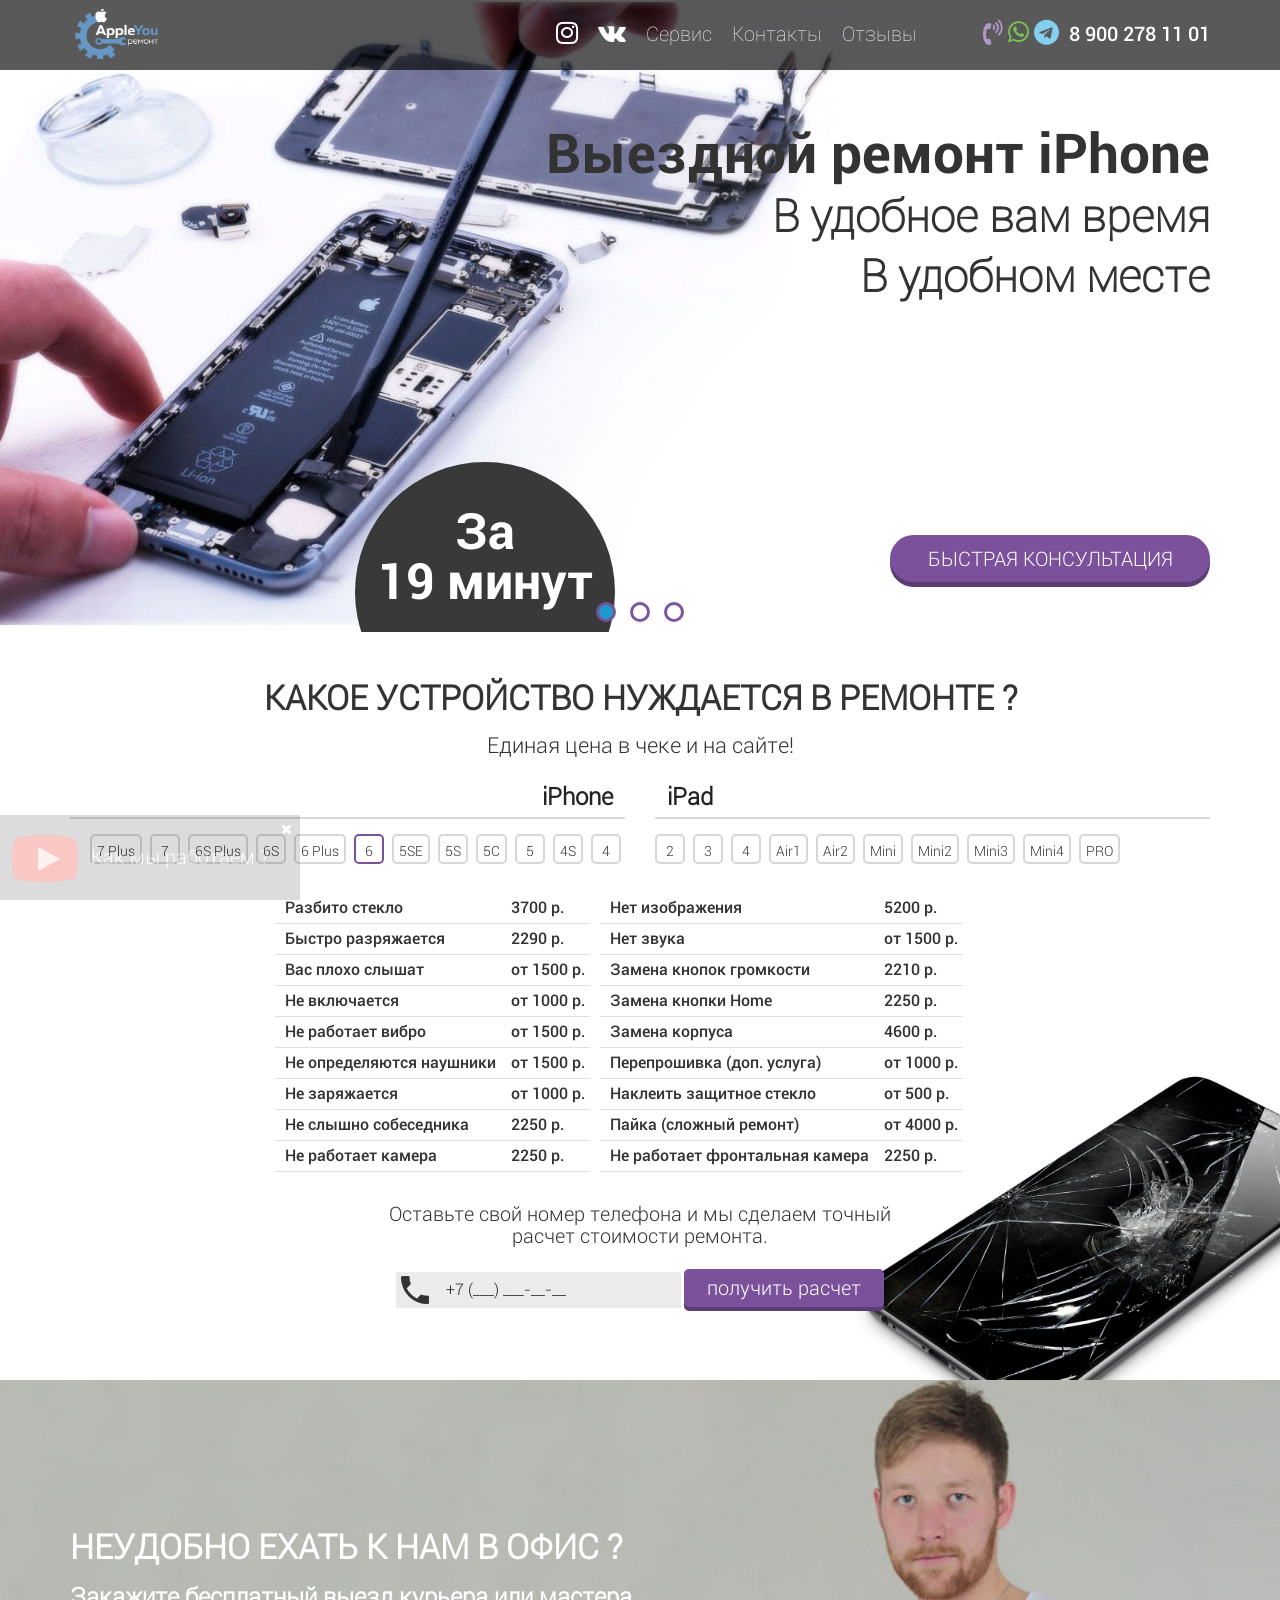
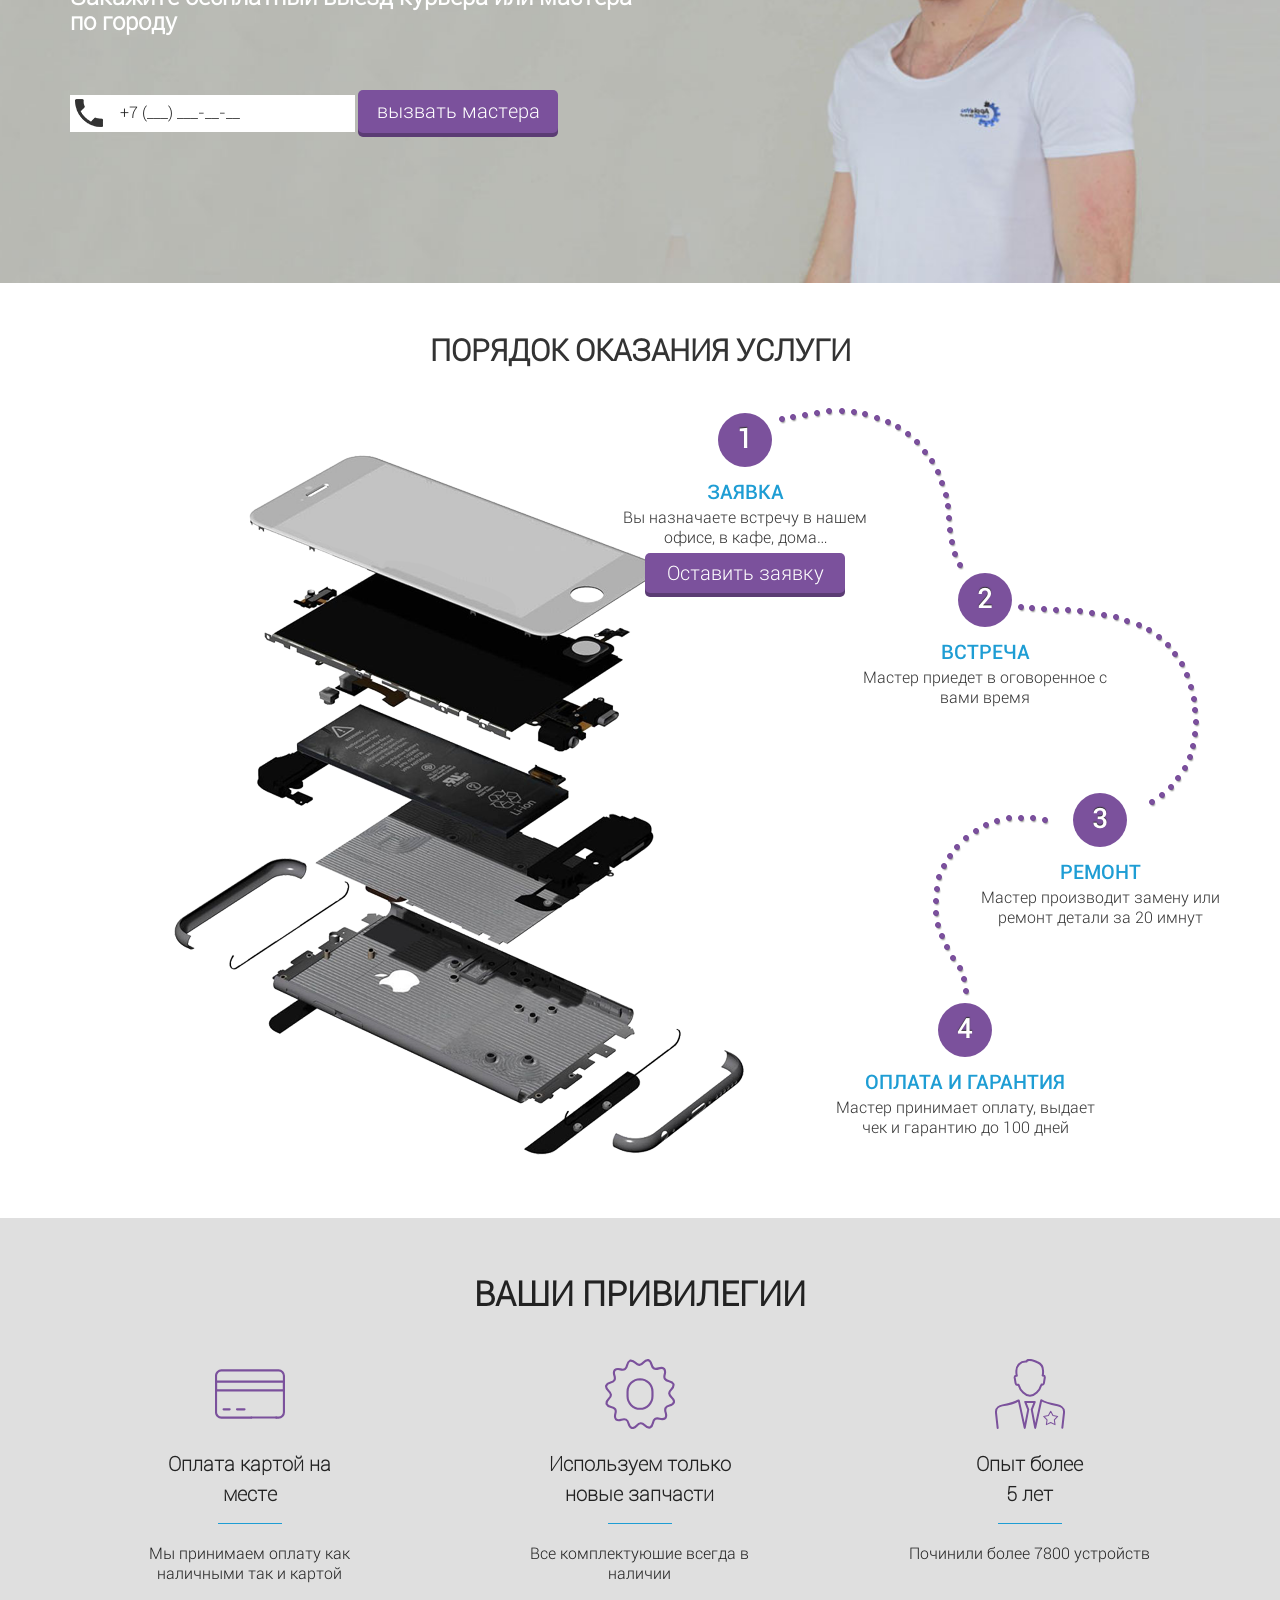
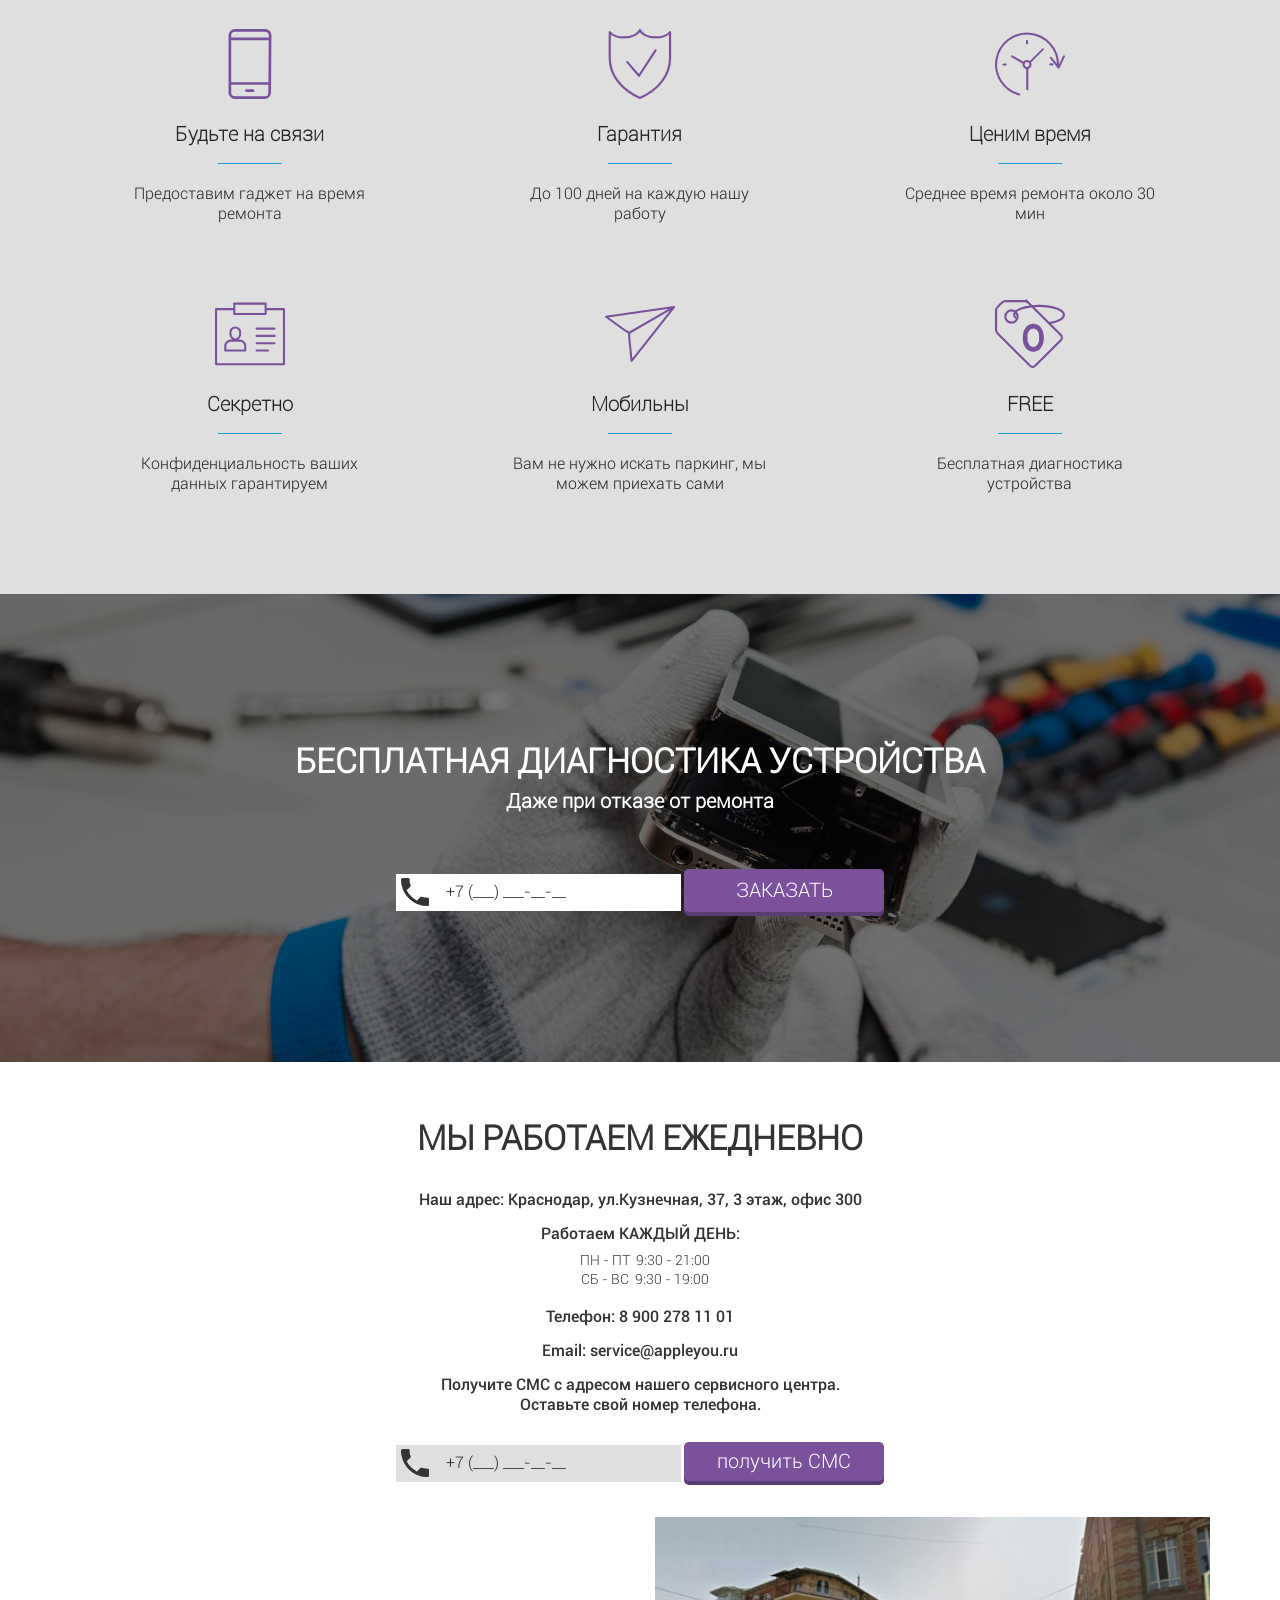
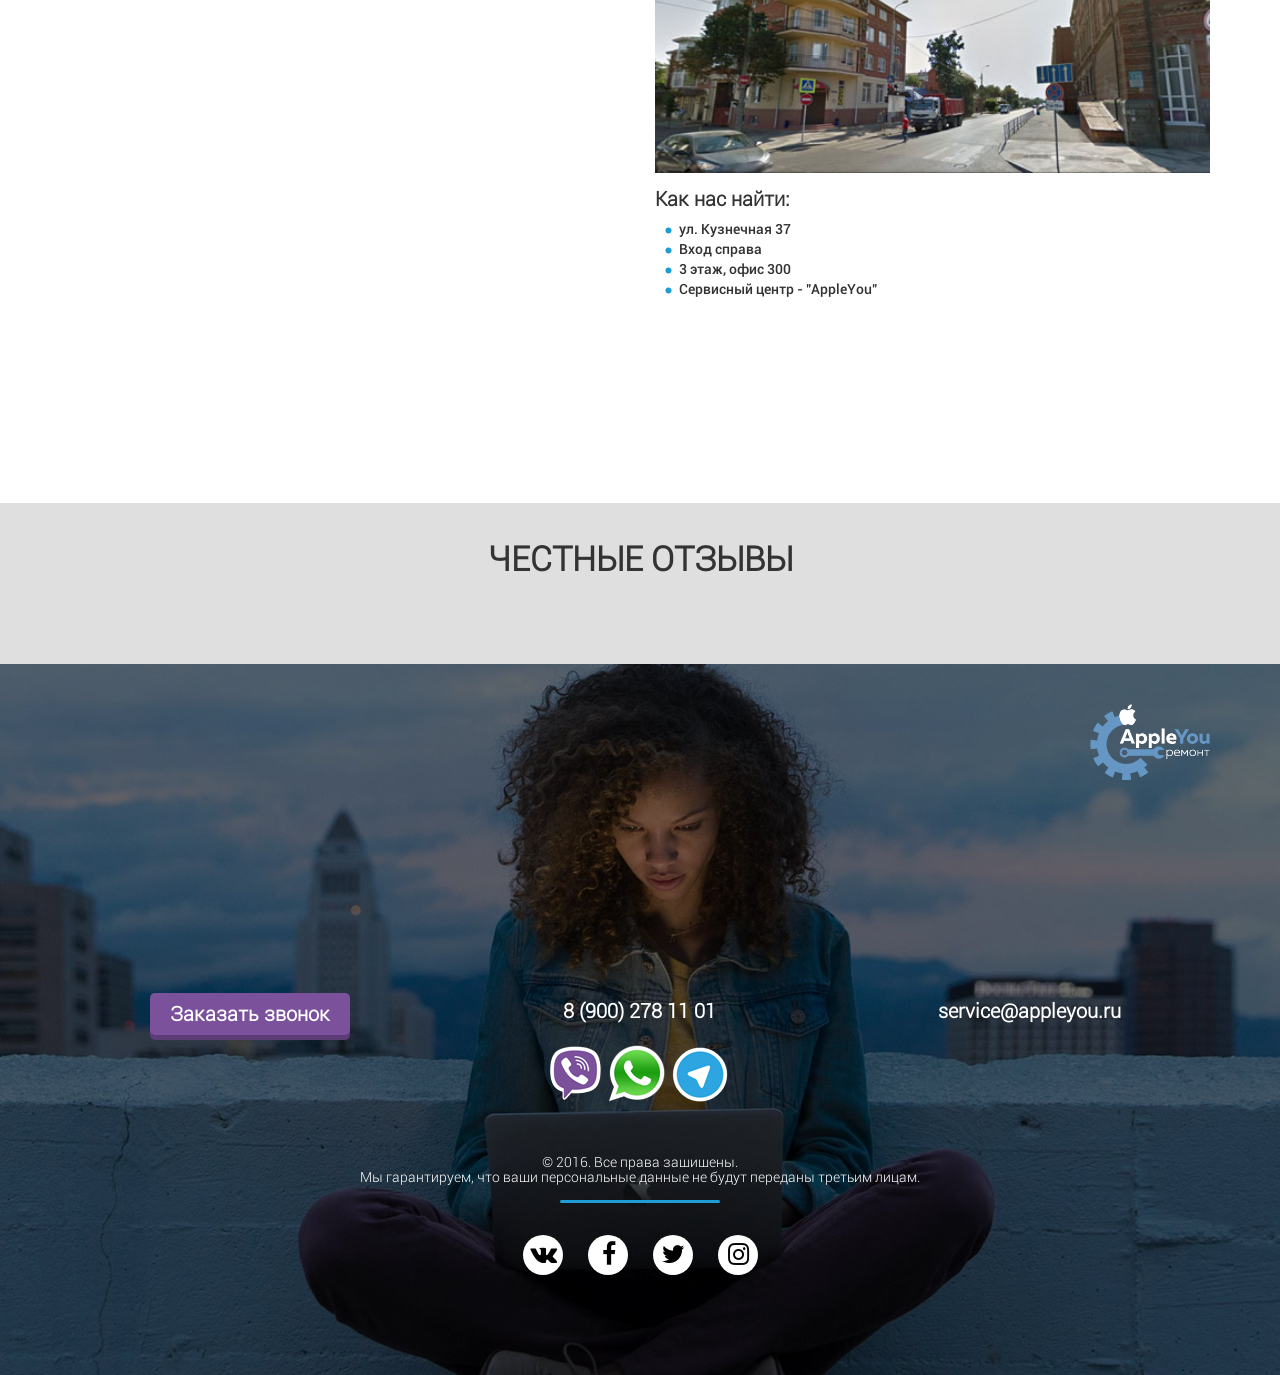
<file: index.html>
<!doctype html>
<html lang="ru">
<head>
  <meta charset="UTF-8">
  <meta name="keywords" content="  AppleYou.ru,  защитное стекло на айфон 5,  iphone 4s ремонт,  iphone 4s замена аккумулятора,  ремонт айфона 4s,  iphone 6s замена аккумулятора,  кнопка home iphone 6,  iphone 5 замена экрана,  iphone 5s замена стекла,  iphone 6 замена дисплея,  iphone 6 дисплей замена,  iphone 5s замена дисплея,  замена экрана iphone 5s,  iphone 5s замена аккумулятора,  корпус на айфон 5s,  iphone 6 замена аккумулятора,  стекло на айфон 4s,  ремонт айфона краснодар,  iphone 5 ремонт,  iphone 6 замена стекла,  защитное стекло на планшет,  iphone 6 замена экрана,  корпус для iphone 5,  стекло на айфон 6s,  iphone 5 замена аккумулятора,  ipad замена стекла,  iphone 5s ремонт,  ремонт айфон 5s,  iphone 6 ремонт,  ipad ремонт,  аккумулятор для iphone 4s,  аккумулятор iphone 4s,  ремонт iphone">
  <meta name="description" content="">
  <meta name="author" content="Karamanskyi Stas">
  <meta name="robots" content="index, nofollow">
  <!-- Картинка появляющаяся в социальных сетях, при отправке ссылки на сайт в сообщении или на стену -->
  <meta property="og:image" content="images/apple-touch-icon-144.jpg">
  <!-- init viewport -->
  <meta name="viewport" content="width=device-width, initial-scale=1.0">
  <!-- Icon For Apple Devices -->
  <link rel="apple-touch-icon-precomposed" sizes="114x114" href="images/apple-touch-icon-144.jpg">
  <link rel="apple-touch-icon-precomposed" sizes="72x72" href="images/apple-touch-icon-72.jpg">
  <link rel="apple-touch-icon-precomposed" href="images/apple-touch-icon-144.jpg">

  <link rel="stylesheet" href="css/fonts.css">

  <!-- head stylesheets -->
  <style type="text/css">
    /*стили header*/

  </style>

  <!-- stylesheets -->
  <link rel="stylesheet" href="css/header.css">
  <link rel="stylesheet" href="css/libs.css">
  <link rel="stylesheet" href="css/animate.css">

  <script type="text/javascript" src="https://vk.com/js/api/openapi.js?139"></script>

	<script type="text/javascript">
	  VK.init({apiId: 5802195, onlyWidgets: true});
	</script>

  <script>
    (function(i,s,o,g,r,a,m){i['GoogleAnalyticsObject']=r;i[r]=i[r]||function(){
        (i[r].q=i[r].q||[]).push(arguments)},i[r].l=1*new Date();a=s.createElement(o),
      m=s.getElementsByTagName(o)[0];a.async=1;a.src=g;m.parentNode.insertBefore(a,m)
    })(window,document,'script','https://www.google-analytics.com/analytics.js','ga');

    ga('create', 'UA-91419085-1', 'auto');
    ga('send', 'pageview');

  </script>


  <title>Ремонт iPhone и iPad любой сложности в Краснодаре | AppleYou.ru</title>
</head>
<body id="to-top" data-spy="scroll" data-target=".navigation" data-offset="50">

<div class="header-wrap">
<div class="container-fluid no-padding">
  <div class="header">
    <div id="open-menu">
      <span></span><span></span>
      <span></span><span></span>
      <span></span><span></span>
    </div><!-- open-menu -->
    <!--<span class="cart-wrap__count">3</span>-->
    <div class="container">
      <div class="row">
        <div class="col-lg-1 col-md-1 col-sm-1">
          <div class="logo">
            <a href="#to-top"></a>
          </div><!-- logo -->
        </div>
        <div class="col-lg-8 col-md-8 col-sm-12">
          <div class="head-menu">
            <ul>
              <li><a href="#reviews">Отзывы</a></li>
              <li><a href="#contacts">Контакты</a></li>
              <!--<li><a href="store.html">Магазин</a></li>-->
              <li><a href="#service">Сервис</a></li>
              <li><a href="https://vk.com/ozstore" target="_blank"><i class="fa fa-vk"></i></a></li>
              <li><a href="https://www.instagram.com/appleyou.ru/" target="_blank"><i class="fa fa-instagram"></i></a></li>
            </ul>
          </div><!-- head-menu -->
        </div>
        <div class="col-lg-3 col-md-3">
          <div class="header__callback">
            <ul>
              <li><span><i class="fa fa-volume-control-phone"></i>&nbsp;<i class="fa fa-whatsapp"></i>&nbsp;<i class="fa fa-telegram"></i>&nbsp;&nbsp;8 900 278 11 01</span></li>
              <!--<li><a href="#callback" class="popup callback-btn">Заказать звонок</a></li>-->
            </ul>
          </div>
        </div>
        <!--<div class="col-lg-2 col-md-2 col-sm-2">-->
          <!--<div class="cart-wrap">-->
            <!--<a href="#cart-popup" class="popup"><i class="fa icon-cart"></i></a>-->
            <!--<span class="cart-wrap__count">3</span>-->
          <!--</div>&lt;!&ndash; cart-wrap &ndash;&gt;-->
        <!--</div>-->
      </div><!-- row -->
    </div><!-- container -->
  </div><!-- header -->
</div>
</div><!-- header-wrap -->

<div class="slider owl-carousel">

  <div class="slide2-wrap item-owl ">
    <div class="slide__item">
      <div class="container">
        <div class="row">
          <div class="col-sm-12">

            <div class="slide-body">

              <div class="slide-caption">
                <h2>Выездной ремонт iPhone</h2>
                <h3>В удобное вам время</h3>
                <h3>В удобном месте</h3>

                <a href="#master1" class="popup slide2__btn btn">БЫСТРАЯ КОНСУЛЬТАЦИЯ</a>

              </div>

              <div class="slide-time">
                <h2>За<br/>19 минут</h2>
              </div>

            </div>

          </div>
        </div>
      </div>
    </div><!-- slide__item -->
  </div><!-- slide2-wrap -->

  <div class="slide0-wrap item-owl">
    <div class="slide__item">
      <div class="contaner-fluid no-padding">
        <div class="container">
          <div class="row">
            <div class="col-sm-12">

              <div class="slide-body">

                <div class="slide-caption">
                  <h2>Сделайте заявку сейчас</h2>
                  <h3>Получите</h3>
                  <h3>персональную скидку</h3>

                  <a href="#master1" class="popup slide0__btn btn">ПОЛУЧИТЬ СКИДКУ</a>

                </div>

                <div class="slide-time">
                  <h2>Скидка<br/>10%</h2>
                </div>

              </div>

            </div>
          </div>
        </div>
      </div>
    </div><!-- slide__item -->
  </div><!-- slide0-wrap -->

  <div class="slide3-wrap item-owl">
    <div class="slide__item">
      <div class="contaner-fluid no-padding">
        <div class="container">
          <div class="row">
            <div class="col-sm-12">

              <div class="slide-body">

                <div class="slide-caption">
                  <h2>Лучшие условия для Вас</h2>
                  <h3>Бесплатная диагностика<br/> и выезд</h3>
                  <h3>Гарантия от 1 мес.</h3>

                  <a href="#master1" class="popup slide3__btn btn">СВЯЗАТЬСЯ С НАМИ</a>

                </div>

                <div class="slide-time">
                  <h2>Только<br/>новые<br>запчасти</h2>
                </div>

              </div>

            </div>
          </div>
        </div>
      </div>
    </div><!-- slide__item -->
  </div><!-- slide3-wrap -->

  <!--<div class="slide2-wrap item-owl ">-->
    <!--<div class="slide__item">-->
      <!--<div class="contaner-fluid no-padding">-->
        <!--<div class="row">-->
          <!--<div class="col-sm-7">-->
            <!--<div class="slider__text">-->
              <!--<div class="text__h">-->
                <!--<h2 class="first">Диагностика 0 р.</h2><br>-->
                <!--<h2 class="secont">Ремонт iPhone от 15 минут</h2><br>-->
                <!--<h2 class="third">При Вас</h2><br>-->
                <!--<h2 class="fours">Гарантия 100 дней</h2><br>-->
                <!--<h2 class="fifth">Краснодар</h2>-->
              <!--</div>-->
            <!--</div>&lt;!&ndash; slider__text &ndash;&gt;-->
          <!--</div>-->
          <!--<div class="col-sm-5">-->
            <!--<div class="slider__img slide2__img">-->

              <!--<a href="#master1" class="popup slide2__btn">БЫСТРАЯ КОНСУЛЬТАЦИЯ</a>-->

            <!--</div>&lt;!&ndash; slider__img &ndash;&gt;-->
          <!--</div>-->
        <!--</div>-->
      <!--</div>-->
    <!--</div>&lt;!&ndash; slide__item &ndash;&gt;-->
  <!--</div>&lt;!&ndash; slide2-wrap &ndash;&gt;-->

  <!--<div class="slide0-wrap item-owl">-->
    <!--<div class="slide__item">-->
      <!--<div class="contaner-fluid no-padding">-->
        <!--<div class="container">-->
          <!--<div class="row">-->
            <!--<div class="col-sm-6">-->
              <!--<div class="slider__img slide1__img">-->
                <!--<img src="images/slide1-master.png" alt="iphone6 6 plus ремонт">-->
              <!--</div>&lt;!&ndash; slider__img &ndash;&gt;-->
            <!--</div>-->
            <!--<div class="col-sm-6">-->
              <!--<div class="slider__text">-->
                <!--<div class="text__head ">-->
                  <!--<h3>Сделаем ремонт iPhone в Краснодаре. При Вас. С гарантией от 100 дней.</h3>-->
                <!--</div>-->
                <!--<div class="text__body ">-->
                  <!--<p>Выезд курьера <span>БЕСПЛАТНО</span></p>-->
                  <!--<div class="text__list hide-phone-350">-->
                    <!--<ul>-->
                      <!--<li>приедем к Вам за 1 час<br><span>в любую точку</span></li>-->
                      <!--<li>диагностируем<br><span>от 8 минут</span></li>-->
                      <!--<li>ремонтируем<br><span>от 15 минут</span></li>-->
                    <!--</ul>-->
                  <!--</div>-->
                <!--</div>-->
                <!--<a href="#master1" class="popup slide2__btn">ВЫЗВАТЬ КУРЬЕРА</a>-->
              <!--</div>&lt;!&ndash; slider__text &ndash;&gt;-->
            <!--</div>-->
          <!--</div>-->
        <!--</div>-->
      <!--</div>-->
    <!--</div>&lt;!&ndash; slide__item &ndash;&gt;-->
  <!--</div>&lt;!&ndash; slide3-wrap &ndash;&gt;-->

  <!--<div class="slide3-wrap item-owl ">-->
    <!--<div class="slide__item">-->
      <!--<div class="contaner-fluid no-padding">-->
        <!--<div class="row">-->
          <!--<div class="col-sm-4">-->
            <!--<div class="slider__text">-->
              <!--<div class="text__h">-->
                <!--<h2 class="first">Бронестекло</h2><br>-->
                <!--<h2 class="secont">или чехол</h2><br>-->
                <!--<h2 class="third">В подарок</h2><br>-->
                <!--<h2 class="fifth">За ремонт у нас</h2>-->
              <!--</div>-->
            <!--</div>&lt;!&ndash; slider__text &ndash;&gt;-->
          <!--</div>-->
          <!--<div class="col-sm-8">-->
            <!--<div class="slider__img slide2__img">-->

              <!--<a href="#master1" class="popup slide2__btn">СВЯЗАТЬСЯ С НАМИ</a>-->

            <!--</div>&lt;!&ndash; slider__img &ndash;&gt;-->
          <!--</div>-->
        <!--</div>-->
      <!--</div>-->
    <!--</div>&lt;!&ndash; slide__item &ndash;&gt;-->
  <!--</div>&lt;!&ndash; slide3-wrap &ndash;&gt;-->

</div><!-- slider -->




<div id="service" class="service-wrapper">
  <!--<div class="container-fluid no-padding">-->
  <div class="container">
    <div class="row">
      <div class="col-sm-12">
        <div class="section-head">
          <h3>СЕРВИС</h3>
        </div><!-- section-head -->
      </div>
    </div><!-- row -->
    <div class="service">
      <div class="row">
        <div class="col-sm-12">
          <div class="service__head">
            <h2>Какое устройство нуждается в ремонте ?</h2>
            <p>Единая цена в чеке и на сайте!</p>
          </div>
        </div>
      </div>
      <div class="row" style="text-align: center">
        <div class="col-sm-6">
          <div class="left tabhead">
            <h3>iPhone</h3>
          </div><!-- tabhead -->
          <div class='tab-buttons1'>
            <span class='iphone7plus'>7 Plus</span>
            <span class='iphone7'> 7</span>
            <span class='iphone6splus'> 6S Plus</span>
            <span class='iphone6s'> 6S</span>
            <span class='iphone6plus'> 6 Plus</span>
            <span class='iphone6' style="border: 2px solid #7B519C"> 6</span>
            <span class='iphone5se'> 5SE</span>
            <span class='iphone5s'> 5S</span>
            <span class='iphone5c'> 5C</span>
            <span class='iphone5'> 5</span>
            <span class='iphone4s'> 4S</span>
            <span class='iphone4'> 4</span>
            <div id="lamp1"></div>
          </div><!-- tab-buttons -->
          <div class="clear"></div>
        </div>
        <div class="col-sm-6">
          <div class="right tabhead">
            <h3>iPad</h3>
          </div>
          <div class='tab-buttons1'>
            <span class='ipad2'>2</span>
            <span class='ipad3'>3</span>
            <span class='ipad4'>4</span>
            <span class='air1'>Air1</span>
            <span class='air2'>Air2</span>
            <span class='ipadmini'>Mini</span>
            <span class='mini2'>Mini2</span>
            <span class='mini3'>Mini3</span>
            <span class='mini4'>Mini4</span>
            <span class='ipadpro'>PRO</span>
            <div id="lamp2"></div>
          </div>
          <div class="clear"></div>
        </div>
      </div>
      <div class="row">
        <div class="col-sm-12">
          <div class="tab">
            <div class='tabs'>

              <div class='tab-content1'>
                <div class='iphone6'>
                  <div class="tab-content__left">
                    <!--<img src="images/service/iphone_6.png" alt="ремонт iphone быстро не дорого"/>-->
                  </div>
                  <div class="tab-content__right">
                    <div class="table">
                      <table>
                        <tr>
                          <td>Разбито стекло</td>
                          <td><span class="service-price">3700</span>&nbsp;р.</td>
                        </tr>
                        <tr>
                          <td>Быстро разряжается</td>
                          <td><span class="service-price">2290</span>&nbsp;р.</td>
                        </tr>
                        <tr class="phone-hide">
                          <td>Вас плохо слышат</td>
                          <td>от <span class="service-price">1500</span> p.</td>
                        </tr>
                        <tr>
                          <td>Не включается</td>
                          <td>от <span class="service-price">1000</span>&nbsp;р.</td>
                        </tr>
                        <tr class="phone-hide">
                          <td>Не работает вибро</td>
                          <td>от <span class="service-price">1500</span>&nbsp;р.</td>
                        </tr>
                        <tr class="phone-hide">
                          <td>Не определяются наушники</td>
                          <td>от <span class="service-price">1500</span>&nbsp;р.</td>
                        </tr>
                        <tr>
                          <td>Не заряжается</td>
                          <td>от <span class="service-price">1000</span>&nbsp;р.</td>
                        </tr>
                        <tr class="phone-hide">
                          <td>Не слышно собеседника</td>
                          <td><span class="service-price">2250</span> p.</td>
                        </tr>
                        <tr>
                          <td>Не работает камера</td>
                          <td><span class="service-price">2250</span>&nbsp;р.</td>
                        </tr>
                      </table>
                    </div><!-- .table -->
                    <div class="table">
                      <table>
                        <tr class="phone-hide">
                          <td>Нет изображения</td>
                          <td><span class="service-price">5200</span>&nbsp;р.</td>
                        </tr>
                        <tr>
                          <td>Нет звука</td>
                          <td>от <span class="service-price">1500</span>&nbsp;р.</td>
                        </tr>
                        <tr class="phone-hide">
                          <td>Замена кнопок громкости</td>
                          <td><span class="service-price">2210</span>&nbsp;р.</td>
                        </tr>
                        <tr class="phone-hide">
                          <td>Замена кнопки Home</td>
                          <td><span class="service-price">2250</span>&nbsp;р.</td>
                        </tr>
                        <tr>
                          <td>Замена корпуса</td>
                          <td><span class="service-price">4600</span>&nbsp;р.</td>
                        </tr>
                        <tr class="phone-hide">
                          <td>Перепрошивка (доп. услуга)</td>
                          <td>от <span class="service-price">1000</span>&nbsp;р.</td>
                        </tr>
                        <tr class="phone-hide">
                          <td>Наклеить защитное стекло</td>
                          <td>от <span class="service-price">500</span>&nbsp;р.</td>
                        </tr>
                        <tr class="phone-hide">
                          <td>Пайка (сложный ремонт)</td>
                          <td>от <span class="service-price">4000</span>&nbsp;р.</td>
                        </tr>
                        <tr class="phone-hide">
                          <td>Не работает фронтальная камера</td>
                          <td><span class="service-price">2250</span>&nbsp;р.</td>
                        </tr>
                      </table>
                    </div><!-- .table -->
                  </div><!-- tab-content__right -->
                </div>


                <div class='iphone7plus'>
                  <div class="tab-content__left">
                    <!--<img src="images/service/iphone_7plus.png" alt="ремонт iphone быстро не дорого"/>-->
                  </div>
                  <div class="tab-content__right">
                    <div class="table">
                      <table>
                        <tr>
                          <td>Разбито стекло</td>
                          <td><span class="service-price">12500</span>&nbsp;р.</td>
                        </tr>
                        <tr>
                          <td>Быстро разряжается</td>
                          <td>от <span class="service-price">4000</span>&nbsp;р.</td>
                        </tr>
                        <tr class="phone-hide">
                          <td>Вас плохо слышат</td>
                          <td><span class="service-price">Под заказ</span></td>
                        </tr>
                        <tr>
                          <td>Не включается</td>
                          <td><span class="service-price">Под заказ</span></td>
                        </tr>
                        <tr class="phone-hide">
                          <td>Не работает вибро</td>
                          <td><span class="service-price">Под заказ</span></td>
                        </tr>
                        <tr class="phone-hide">
                          <td>Не определяются наушники</td>
                          <td><span class="service-price">Под заказ</span></td>
                        </tr>
                        <tr>
                          <td>Не заряжается</td>
                          <td>от <span class="service-price">2000</span>&nbsp;р.</td>
                        </tr>
                        <tr class="phone-hide">
                          <td>Не слышно собеседника</td>
                          <td><span class="service-price">Под заказ</span></td>
                        </tr>
                        <tr>
                          <td>Не работает камера</td>
                          <td>от <span class="service-price">2500</span>&nbsp;р.</td>
                        </tr>
                      </table>
                    </div><!-- .table -->
                    <div class="table">
                      <table>
                        <tr class="phone-hide">
                          <td>Нет изображения</td>
                          <td><span class="service-price">28000</span>&nbsp;р.</td>
                        </tr>
                        <tr>
                          <td>Нет звука</td>
                          <td>от <span class="service-price">2500</span>&nbsp;р.</td>
                        </tr>
                        <tr class="phone-hide">
                          <td>Замена кнопок громкости</td>
                          <td><span class="service-price">Под заказ</span></td>
                        </tr>
                        <tr class="phone-hide">
                          <td>Замена кнопки Home</td>
                          <td><span class="service-price">Под заказ</span></td>
                        </tr>
                        <tr>
                          <td>Замена корпуса</td>
                          <td><span class="service-price">Под заказ</span></td>
                        </tr>
                        <tr class="phone-hide">
                          <td>Перепрошивка (доп. услуга)</td>
                          <td>от <span class="service-price">1000</span>&nbsp;р.</td>
                        </tr>
                        <tr class="phone-hide">
                          <td>Наклеить защитное стекло</td>
                          <td><span class="service-price">Под заказ</span></td>
                        </tr>
                        <tr class="phone-hide">
                          <td>Пайка (сложный ремонт)</td>
                          <td>от <span class="service-price">4000</span>&nbsp;р.</td>
                        </tr>
                        <tr class="phone-hide">
                          <td>Не работает фронтальная камера</td>
                          <td><span class="service-price">Под заказ</span></td>
                        </tr>
                      </table>
                    </div><!-- .table -->
                  </div><!-- tab-content__right -->
                </div>
                <div class='iphone7'>
                  <div class="tab-content__left">
                    <!--<img src="images/service/iphone_7.png" alt="ремонт iphone быстро не дорого"/>-->
                  </div>
                  <div class="tab-content__right">
                    <div class="table">
                      <table>
                        <tr>
                          <td>Разбито стекло</td>
                          <td><span class="service-price">10500</span>&nbsp;р.</td>
                        </tr>
                        <tr>
                          <td>Быстро разряжается</td>
                          <td>от <span class="service-price">4000</span>&nbsp;р.</td>
                        </tr>
                        <tr class="phone-hide">
                          <td>Вас плохо слышат</td>
                          <td><span class="service-price">Под заказ</span></td>
                        </tr>
                        <tr>
                          <td>Не включается</td>
                          <td><span class="service-price">1500</span>&nbsp;р.</td>
                        </tr>
                        <tr class="phone-hide">
                          <td>Не работает вибро</td>
                          <td><span class="service-price">Под заказ</span></td>
                        </tr>
                        <tr class="phone-hide">
                          <td>Не определяются наушники</td>
                          <td><span class="service-price">Под заказ</span></td>
                        </tr>
                        <tr>
                          <td>Не заряжается</td>
                          <td>от <span class="service-price">2000</span>&nbsp;р.</td>
                        </tr>
                        <tr class="phone-hide">
                          <td>Не слышно собеседника</td>
                          <td><span class="service-price">Под заказ</span></td>
                        </tr>
                        <tr>
                          <td>Не работает камера</td>
                          <td>от <span class="service-price">2500</span>&nbsp;р.</td>
                        </tr>
                      </table>
                    </div><!-- .table -->
                    <div class="table">
                      <table>
                        <tr class="phone-hide">
                          <td>Нет изображения</td>
                          <td>до <span class="service-price">24000</span>&nbsp;р.</td>
                        </tr>
                        <tr>
                          <td>Нет звука</td>
                          <td>от <span class="service-price">2500</span>&nbsp;р.</td>
                        </tr>
                        <tr class="phone-hide">
                          <td>Замена кнопок громкости</td>
                          <td><span class="service-price">Под заказ</span></td>
                        </tr>
                        <tr class="phone-hide">
                          <td>Замена кнопки Home</td>
                          <td><span class="service-price">Под заказ</span></td>
                        </tr>
                        <tr>
                          <td>Замена корпуса</td>
                          <td><span class="service-price">Под заказ</span></td>
                        </tr>
                        <tr class="phone-hide">
                          <td>Перепрошивка (доп. услуга)</td>
                          <td>от <span class="service-price">1000</span>&nbsp;р.</td>
                        </tr>
                        <tr class="phone-hide">
                          <td>Наклеить защитное стекло</td>
                          <td>от <span class="service-price">500</span>&nbsp;р.</td>
                        </tr>
                        <tr class="phone-hide">
                          <td>Пайка (сложный ремонт)</td>
                          <td>от <span class="service-price">4000</span>&nbsp;р.</td>
                        </tr>
                        <tr class="phone-hide">
                          <td>Не работает фронтальная камера</td>
                          <td><span class="service-price">Под заказ</span></td>
                        </tr>
                      </table>
                    </div><!-- .table -->
                  </div><!-- tab-content__right -->
                </div>
                <div class='iphone6splus'>
                  <div class="tab-content__left">
                    <!--<img src="images/service/iphone_6s.png" alt="ремонт iphone быстро не дорого"/>-->
                  </div>
                  <div class="tab-content__right">
                    <div class="table">
                      <table>
                        <tr>
                          <td>Разбито стекло</td>
                          <td><span class="service-price">7500</span>&nbsp;р.</td>
                        </tr>
                        <tr>
                          <td>Быстро разряжается</td>
                          <td><span class="service-price">3500</span>&nbsp;р.</td>
                        </tr>
                        <tr class="phone-hide">
                          <td>Вас плохо слышат</td>
                          <td>от <span class="service-price">2500</span> p.</td>
                        </tr>
                        <tr>
                          <td>Не включается</td>
                          <td>от <span class="service-price">1500</span>&nbsp;р.</td>
                        </tr>
                        <tr class="phone-hide">
                          <td>Не работает вибро</td>
                          <td>от <span class="service-price">2500</span>&nbsp;р.</td>
                        </tr>
                        <tr class="phone-hide">
                          <td>Не определяются наушники</td>
                          <td><span class="service-price">Под заказ</span></td>
                        </tr>
                        <tr>
                          <td>Не заряжается</td>
                          <td>от <span class="service-price">1000</span>&nbsp;р.</td>
                        </tr>
                        <tr class="phone-hide">
                          <td>Не слышно собеседника</td>
                          <td><span class="service-price">2500</span> p.</td>
                        </tr>
                        <tr>
                          <td>Не работает камера</td>
                          <td><span class="service-price">2500</span>&nbsp;р.</td>
                        </tr>
                      </table>
                    </div><!-- .table -->
                    <div class="table">
                      <table>
                        <tr class="phone-hide">
                          <td>Нет изображения</td>
                          <td><span class="service-price">15000</span>&nbsp;р.</td>
                        </tr>
                        <tr>
                          <td>Нет звука</td>
                          <td>от <span class="service-price">2190</span>&nbsp;р.</td>
                        </tr>
                        <tr class="phone-hide">
                          <td>Замена кнопок громкости</td>
                          <td><span class="service-price">2500</span>&nbsp;р.</td>
                        </tr>
                        <tr class="phone-hide">
                          <td>Замена кнопки Home</td>
                          <td><span class="service-price">2500</span>&nbsp;р.</td>
                        </tr>
                        <tr>
                          <td>Замена корпуса</td>
                          <td><span class="service-price">8000</span>&nbsp;р.</td>
                        </tr>
                        <tr class="phone-hide">
                          <td>Перепрошивка (доп. услуга)</td>
                          <td>от <span class="service-price">1000</span>&nbsp;р.</td>
                        </tr>
                        <tr class="phone-hide">
                          <td>Наклеить защитное стекло</td>
                          <td>от <span class="service-price">500</span>&nbsp;р.</td>
                        </tr>
                        <tr class="phone-hide">
                          <td>Пайка (сложный ремонт)</td>
                          <td>от <span class="service-price">4000</span>&nbsp;р.</td>
                        </tr>
                        <tr class="phone-hide">
                          <td>Не работает фронтальная камера</td>
                          <td><span class="service-price">2500</span>&nbsp;р.</td>
                        </tr>
                      </table>
                    </div><!-- .table -->
                  </div><!-- tab-content__right -->
                </div>
                <div class='iphone6s'>
                  <div class="tab-content__left">
                    <!--<img src="images/service/iphone_6s.png" alt="ремонт iphone быстро не дорого"/>-->
                  </div>
                  <div class="tab-content__right">
                    <div class="table">
                      <table>
                        <tr>
                          <td>Разбито стекло</td>
                          <td><span class="service-price">6500</span>&nbsp;р.</td>
                        </tr>
                        <tr>
                          <td>Быстро разряжается</td>
                          <td><span class="service-price">2430</span>&nbsp;р.</td>
                        </tr>
                        <tr class="phone-hide">
                          <td>Вас плохо слышат</td>
                          <td>от <span class="service-price">1500</span> p.</td>
                        </tr>
                        <tr>
                          <td>Не включается</td>
                          <td>от <span class="service-price">1000</span>&nbsp;р.</td>
                        </tr>
                        <tr class="phone-hide">
                          <td>Не работает вибро</td>
                          <td>от <span class="service-price">1500</span>&nbsp;р.</td>
                        </tr>
                        <tr class="phone-hide">
                          <td>Не определяются наушники</td>
                          <td><span class="service-price">2300</span>&nbsp;р.</td>
                        </tr>
                        <tr>
                          <td>Не заряжается</td>
                          <td>от <span class="service-price">1000</span>&nbsp;р.</td>
                        </tr>
                        <tr class="phone-hide">
                          <td>Не слышно собеседника</td>
                          <td><span class="service-price">2350</span> p.</td>
                        </tr>
                        <tr>
                          <td>Не работает камера</td>
                          <td><span class="service-price">3920</span>&nbsp;р.</td>
                        </tr>
                      </table>
                    </div><!-- .table -->
                    <div class="table">
                      <table>
                        <tr class="phone-hide">
                          <td>Нет изображения</td>
                          <td><span class="service-price">10900</span>&nbsp;р.</td>
                        </tr>
                        <tr>
                          <td>Нет звука</td>
                          <td>от <span class="service-price">2000</span>&nbsp;р.</td>
                        </tr>
                        <tr class="phone-hide">
                          <td>Замена кнопок громкости</td>
                          <td>от <span class="service-price">2500</span>&nbsp;р.</td>
                        </tr>
                        <tr class="phone-hide">
                          <td>Замена кнопки Home</td>
                          <td><span class="service-price">2300</span>&nbsp;р.</td>
                        </tr>
                        <tr>
                          <td>Замена корпуса</td>
                          <td><span class="service-price">6300</span>&nbsp;р.</td>
                        </tr>
                        <tr class="phone-hide">
                          <td>Перепрошивка (доп. услуга)</td>
                          <td>от <span class="service-price">1000</span>&nbsp;р.</td>
                        </tr>
                        <tr class="phone-hide">
                          <td>Наклеить защитное стекло</td>
                          <td>от <span class="service-price">500</span>&nbsp;р.</td>
                        </tr>
                        <tr class="phone-hide">
                          <td>Пайка (сложный ремонт)</td>
                          <td>от <span class="service-price">4000</span>&nbsp;р.</td>
                        </tr>
                        <tr class="phone-hide">
                          <td>Не работает фронтальная камера</td>
                          <td><span class="service-price">2440</span>&nbsp;р.</td>
                        </tr>
                      </table>
                    </div><!-- .table -->
                  </div><!-- tab-content__right -->
                </div>
                <div class='iphone6plus'>
                  <div class="tab-content__left">
                    <!--<img src="images/service/iphone_6.png" alt="ремонт iphone быстро не дорого"/>-->
                  </div>
                  <div class="tab-content__right">
                    <div class="table">
                      <table>
                        <tr>
                          <td>Разбито стекло</td>
                          <td><span class="service-price">5900</span>&nbsp;р.</td>
                        </tr>
                        <tr>
                          <td>Быстро разряжается</td>
                          <td><span class="service-price">2430</span>&nbsp;р.</td>
                        </tr>
                        <tr class="phone-hide">
                          <td>Вас плохо слышат</td>
                          <td>от <span class="service-price">1500</span> p.</td>
                        </tr>
                        <tr>
                          <td>Не включается</td>
                          <td>от <span class="service-price">1000</span>&nbsp;р.</td>
                        </tr>
                        <tr class="phone-hide">
                          <td>Не работает вибро</td>
                          <td>от <span class="service-price">1500</span>&nbsp;р.</td>
                        </tr>
                        <tr class="phone-hide">
                          <td>Не определяются наушники</td>
                          <td>от <span class="service-price">1500</span>&nbsp;р.</td>
                        </tr>
                        <tr>
                          <td>Не заряжается</td>
                          <td>от <span class="service-price">1000</span>&nbsp;р.</td>
                        </tr>
                        <tr class="phone-hide">
                          <td>Не слышно собеседника</td>
                          <td><span class="service-price">2250</span> p.</td>
                        </tr>
                        <tr>
                          <td>Не работает камера</td>
                          <td><span class="service-price">2290</span>&nbsp;р.</td>
                        </tr>
                      </table>
                    </div><!-- .table -->
                    <div class="table">
                      <table>
                        <tr class="phone-hide">
                          <td>Нет изображения</td>
                          <td><span class="service-price">7999</span>&nbsp;р.</td>
                        </tr>
                        <tr>
                          <td>Нет звука</td>
                          <td>от <span class="service-price">1500</span>&nbsp;р.</td>
                        </tr>
                        <tr class="phone-hide">
                          <td>Замена кнопок громкости</td>
                          <td><span class="service-price">2210</span>&nbsp;р.</td>
                        </tr>
                        <tr class="phone-hide">
                          <td>Замена кнопки Home</td>
                          <td><span class="service-price">2250</span>&nbsp;р.</td>
                        </tr>
                        <tr>
                          <td>Замена корпуса</td>
                          <td><span class="service-price">5730</span>&nbsp;р.</td>
                        </tr>
                        <tr class="phone-hide">
                          <td>Перепрошивка (доп. услуга)</td>
                          <td>от <span class="service-price">1000</span>&nbsp;р.</td>
                        </tr>
                        <tr class="phone-hide">
                          <td>Наклеить защитное стекло</td>
                          <td>от <span class="service-price">500</span>&nbsp;р.</td>
                        </tr>
                        <tr class="phone-hide">
                          <td>Пайка (сложный ремонт)</td>
                          <td>от <span class="service-price">4000</span>&nbsp;р.</td>
                        </tr>
                        <tr class="phone-hide">
                          <td>Не работает фронтальная камера</td>
                          <td><span class="service-price">2200</span>&nbsp;р.</td>
                        </tr>
                      </table>
                    </div><!-- .table -->
                  </div><!-- tab-content__right -->
                </div>

                <div class='iphone5c'>
                  <div class="tab-content__left">
                    <!--<img src="images/service/iphone_5se.png" alt="ремонт iphone быстро не дорого"/>-->
                  </div>
                  <div class="tab-content__right">
                    <div class="table">
                      <table>
                        <tr>
                          <td>Разбито стекло</td>
                          <td><span class="service-price">2500</span>&nbsp;р.</td>
                        </tr>

                        <tr>
                          <td>Быстро разряжается</td>
                          <td><span class="service-price">1500</span>&nbsp;р.</td>
                        </tr>
                        <tr class="phone-hide">
                          <td>Вас плохо слышат</td>
                          <td>от <span class="service-price">1000</span> p.</td>
                        </tr>
                        <tr>
                          <td>Не включается</td>
                          <td>от <span class="service-price">1000</span>&nbsp;р.</td>
                        </tr>
                        <tr class="phone-hide">
                          <td>Не работает вибро</td>
                          <td>от <span class="service-price">1500</span>&nbsp;р.</td>
                        </tr>
                        <tr class="phone-hide">
                          <td>Не определяются наушники</td>
                          <td>от <span class="service-price">1500</span>&nbsp;р.</td>
                        </tr>
                        <tr>
                          <td>Не заряжается</td>
                          <td>от <span class="service-price">1000</span>&nbsp;р.</td>
                        </tr>
                        <tr class="phone-hide">
                          <td>Не слышно собеседника</td>
                          <td><span class="service-price">2000</span> p.</td>
                        </tr>
                        <tr>
                          <td>Не работает камера</td>
                          <td><span class="service-price">1500</span>&nbsp;р.</td>
                        </tr>
                      </table>
                    </div><!-- .table -->
                    <div class="table">
                      <table>
                        <tr class="phone-hide">
                          <td>Нет изображения</td>
                          <td><span class="service-price">3300</span>&nbsp;р.</td>
                        </tr>
                        <tr>
                          <td>Нет звука</td>
                          <td>от <span class="service-price">1000</span>&nbsp;р.</td>
                        </tr>
                        <tr class="phone-hide">
                          <td>Замена кнопок громкости</td>
                          <td><span class="service-price">1500</span>&nbsp;р.</td>
                        </tr>
                        <tr class="phone-hide">
                          <td>Замена кнопки Home</td>
                          <td><span class="service-price">1500</span>&nbsp;р.</td>
                        </tr>
                        <tr>
                          <td>Замена корпуса</td>
                          <td><span class="service-price">3480</span>&nbsp;р.</td>
                        </tr>
                        <tr class="phone-hide">
                          <td>Перепрошивка (доп. услуга)</td>
                          <td>от <span class="service-price">1000</span>&nbsp;р.</td>
                        </tr>
                        <tr class="phone-hide">
                          <td>Наклеить защитное стекло</td>
                          <td>от <span class="service-price">500</span>&nbsp;р.</td>
                        </tr>
                        <tr class="phone-hide">
                          <td>Пайка (сложный ремонт)</td>
                          <td>от <span class="service-price">4000</span>&nbsp;р.</td>
                        </tr>
                        <tr class="phone-hide">
                          <td>Не работает фронтальная камера</td>
                          <td>от <span class="service-price">1500</span>&nbsp;р.</td>
                        </tr>
                      </table>
                    </div><!-- .table -->
                  </div><!-- tab-content__right -->
                </div>
                <div class='iphone5se'>
                  <div class="tab-content__left">
                    <!--<img src="images/service/iphone_5s.png" alt="ремонт iphone быстро не дорого"/>-->
                  </div>
                  <div class="tab-content__right">
                    <div class="table">
                      <table>
                        <tr>
                          <td>Разбито стекло</td>
                          <td><span class="service-price">2500</span>&nbsp;р.</td>
                        </tr>
                        <tr>
                          <td>Быстро разряжается</td>
                          <td><span class="service-price">2230</span>&nbsp;р.</td>
                        </tr>
                        <tr class="phone-hide">
                          <td>Вас плохо слышат</td>
                          <td>от <span class="service-price">2000</span> p.</td>
                        </tr>
                        <tr>
                          <td>Не включается</td>
                          <td>от <span class="service-price">1000</span>&nbsp;р.</td>
                        </tr>
                        <tr class="phone-hide">
                          <td>Не работает вибро</td>
                          <td>от <span class="service-price">1500</span>&nbsp;р.</td>
                        </tr>
                        <tr class="phone-hide">
                          <td>Не определяются наушники</td>
                          <td>от <span class="service-price">1500</span>&nbsp;р.</td>
                        </tr>
                        <tr>
                          <td>Не заряжается</td>
                          <td>от <span class="service-price">1000</span>&nbsp;р.</td>
                        </tr>
                        <tr class="phone-hide">
                          <td>Не слышно собеседника</td>
                          <td><span class="service-price">2190</span> p.</td>
                        </tr>
                        <tr>
                          <td>Не работает камера</td>
                          <td><span class="service-price">2000</span>&nbsp;р.</td>
                        </tr>
                      </table>
                    </div><!-- .table -->
                    <div class="table">
                      <table>
                        <tr class="phone-hide">
                          <td>Нет изображения</td>
                          <td><span class="service-price">3700</span>&nbsp;р.</td>
                        </tr>
                        <tr>
                          <td>Нет звука</td>
                          <td>от <span class="service-price">1500</span>&nbsp;р.</td>
                        </tr>
                        <tr class="phone-hide">
                          <td>Замена кнопок громкости</td>
                          <td><span class="service-price">2000</span>&nbsp;р.</td>
                        </tr>
                        <tr class="phone-hide">
                          <td>Замена кнопки Home</td>
                          <td><span class="service-price">1500</span>&nbsp;р.</td>
                        </tr>
                        <tr>
                          <td>Замена корпуса</td>
                          <td><span class="service-price">3480</span>&nbsp;р.</td>
                        </tr>
                        <tr class="phone-hide">
                          <td>Перепрошивка (доп. услуга)</td>
                          <td>от <span class="service-price">1000</span>&nbsp;р.</td>
                        </tr>
                        <tr class="phone-hide">
                          <td>Наклеить защитное стекло</td>
                          <td>от <span class="service-price">400</span>&nbsp;р.</td>
                        </tr>
                        <tr class="phone-hide">
                          <td>Пайка (сложный ремонт)</td>
                          <td>от <span class="service-price">4000</span>&nbsp;р.</td>
                        </tr>
                        <tr class="phone-hide">
                          <td>Не работает фронтальная камера</td>
                          <td><span class="service-price">2000</span>&nbsp;р.</td>
                        </tr>
                      </table>
                    </div><!-- .table -->
                  </div><!-- tab-content__right -->
                </div>
                <div class='iphone5s'>
                  <div class="tab-content__left">
                    <!--<img src="images/service/iphone_5s.png" alt="ремонт iphone быстро не дорого"/>-->
                  </div>
                  <div class="tab-content__right">
                    <div class="table">
                      <table>
                        <tr>
                          <td>Разбито стекло</td>
                          <td><span class="service-price">2500</span>&nbsp;р.</td>
                        </tr>
                        <tr>
                          <td>Быстро разряжается</td>
                          <td><span class="service-price">1500</span>&nbsp;р.</td>
                        </tr>
                        <tr class="phone-hide">
                          <td>Вас плохо слышат</td>
                          <td>от <span class="service-price">1000</span> p.</td>
                        </tr>
                        <tr>
                          <td>Не включается</td>
                          <td>от <span class="service-price">1000</span>&nbsp;р.</td>
                        </tr>
                        <tr class="phone-hide">
                          <td>Не работает вибро</td>
                          <td>от <span class="service-price">1500</span>&nbsp;р.</td>
                        </tr>
                        <tr class="phone-hide">
                          <td>Не определяются наушники</td>
                          <td>от <span class="service-price">1500</span>&nbsp;р.</td>
                        </tr>
                        <tr>
                          <td>Не заряжается</td>
                          <td>от <span class="service-price">1000</span>&nbsp;р.</td>
                        </tr>
                        <tr class="phone-hide">
                          <td>Не слышно собеседника</td>
                          <td><span class="service-price">2000</span> p.</td>
                        </tr>
                        <tr>
                          <td>Не работает камера</td>
                          <td><span class="service-price">1500</span>&nbsp;р.</td>
                        </tr>
                      </table>
                    </div><!-- .table -->
                    <div class="table">
                      <table>
                        <tr class="phone-hide">
                          <td>Нет изображения</td>
                          <td><span class="service-price">3300</span>&nbsp;р.</td>
                        </tr>
                        <tr>
                          <td>Нет звука</td>
                          <td>от <span class="service-price">1000</span>&nbsp;р.</td>
                        </tr>
                        <tr class="phone-hide">
                          <td>Замена кнопок громкости</td>
                          <td><span class="service-price">1500</span>&nbsp;р.</td>
                        </tr>
                        <tr class="phone-hide">
                          <td>Замена кнопки Home</td>
                          <td><span class="service-price">1500</span>&nbsp;р.</td>
                        </tr>
                        <tr>
                          <td>Замена корпуса</td>
                          <td><span class="service-price">3480</span>&nbsp;р.</td>
                        </tr>
                        <tr class="phone-hide">
                          <td>Перепрошивка (доп. услуга)</td>
                          <td>от <span class="service-price">1000</span>&nbsp;р.</td>
                        </tr>
                        <tr class="phone-hide">
                          <td>Наклеить защитное стекло</td>
                          <td>от <span class="service-price">400</span>&nbsp;р.</td>
                        </tr>
                        <tr class="phone-hide">
                          <td>Пайка (сложный ремонт)</td>
                          <td>от <span class="service-price">4000</span>&nbsp;р.</td>
                        </tr>
                        <tr class="phone-hide">
                          <td>Не работает фронтальная камера</td>
                          <td>от <span class="service-price">1500</span>&nbsp;р.</td>
                        </tr>
                      </table>
                    </div><!-- .table -->
                  </div><!-- tab-content__right -->
                </div>
                <div class='iphone5'>
                  <div class="tab-content__left">
                    <!--<img src="images/service/iphone_5.png" alt="ремонт iphone быстро не дорого"/>-->
                  </div>
                  <div class="tab-content__right">
                    <div class="table">
                      <table>
                        <tr>
                          <td>Разбито стекло</td>
                          <td><span class="service-price">2500</span>&nbsp;р.</td>
                        </tr>
                        <tr>
                          <td>Быстро разряжается</td>
                          <td><span class="service-price">1500</span>&nbsp;р.</td>
                        </tr>
                        <tr class="phone-hide">
                          <td>Вас плохо слышат</td>
                          <td>от <span class="service-price">1000</span> p.</td>
                        </tr>
                        <tr>
                          <td>Не включается</td>
                          <td>от <span class="service-price">1000</span>&nbsp;р.</td>
                        </tr>
                        <tr class="phone-hide">
                          <td>Не работает вибро</td>
                          <td>от <span class="service-price">1500</span>&nbsp;р.</td>
                        </tr>
                        <tr class="phone-hide">
                          <td>Не определяются наушники</td>
                          <td>от <span class="service-price">1500</span>&nbsp;р.</td>
                        </tr>
                        <tr>
                          <td>Не заряжается</td>
                          <td>от <span class="service-price">1000</span>&nbsp;р.</td>
                        </tr>
                        <tr class="phone-hide">
                          <td>Не слышно собеседника</td>
                          <td><span class="service-price">2000</span> p.</td>
                        </tr>
                        <tr>
                          <td>Не работает камера</td>
                          <td><span class="service-price">1500</span>&nbsp;р.</td>
                        </tr>
                      </table>
                    </div><!-- .table -->
                    <div class="table">
                      <table>
                        <tr class="phone-hide">
                          <td>Нет изображения</td>
                          <td><span class="service-price">3300</span>&nbsp;р.</td>
                        </tr>
                        <tr>
                          <td>Нет звука</td>
                          <td>от <span class="service-price">1000</span>&nbsp;р.</td>
                        </tr>
                        <tr class="phone-hide">
                          <td>Замена кнопок громкости</td>
                          <td><span class="service-price">1500</span>&nbsp;р.</td>
                        </tr>
                        <tr class="phone-hide">
                          <td>Замена кнопки Home</td>
                          <td><span class="service-price">1500</span>&nbsp;р.</td>
                        </tr>
                        <tr>
                          <td>Замена корпуса</td>
                          <td><span class="service-price">3480</span>&nbsp;р.</td>
                        </tr>
                        <tr class="phone-hide">
                          <td>Перепрошивка (доп. услуга)</td>
                          <td>от <span class="service-price">1000</span>&nbsp;р.</td>
                        </tr>
                        <tr class="phone-hide">
                          <td>Наклеить защитное стекло</td>
                          <td>от <span class="service-price">400</span>&nbsp;р.</td>
                        </tr>
                        <tr class="phone-hide">
                          <td>Пайка (сложный ремонт)</td>
                          <td>от <span class="service-price">4000</span>&nbsp;р.</td>
                        </tr>
                        <tr class="phone-hide">
                          <td>Не работает фронтальная камера</td>
                          <td>от <span class="service-price">1500</span>&nbsp;р.</td>
                        </tr>
                      </table>
                    </div><!-- .table -->
                  </div><!-- tab-content__right -->
                </div>
                <div class='iphone4s'>
                  <div class="tab-content__left">
                    <!--<img src="images/service/iphone_4.png" alt="ремонт iphone быстро не дорого"/>-->
                  </div>
                  <div class="tab-content__right">
                    <div class="table">
                      <table>
                        <tr>
                          <td>Разбито стекло</td>
                          <td><span class="service-price">2000</span>&nbsp;р.</td>
                        </tr>
                        <tr>
                          <td>Быстро разряжается</td>
                          <td><span class="service-price">1850</span>&nbsp;р.</td>
                        </tr>
                        <tr class="phone-hide">
                          <td>Вас плохо слышат</td>
                          <td>от <span class="service-price">1000</span> p.</td>
                        </tr>
                        <tr>
                          <td>Не включается</td>
                          <td>от <span class="service-price">1000</span>&nbsp;р.</td>
                        </tr>
                        <tr class="phone-hide">
                          <td>Не работает вибро</td>
                          <td>от <span class="service-price">1000</span>&nbsp;р.</td>
                        </tr>
                        <tr class="phone-hide">
                          <td>Не определяются наушники</td>
                          <td>от <span class="service-price">1000</span>&nbsp;р.</td>
                        </tr>
                        <tr>
                          <td>Не заряжается</td>
                          <td>от <span class="service-price">1000</span>&nbsp;р.</td>
                        </tr>
                        <tr class="phone-hide">
                          <td>Не слышно собеседника</td>
                          <td><span class="service-price">1500</span> p.</td>
                        </tr>
                        <tr>
                          <td>Не работает камера</td>
                          <td><span class="service-price">1000</span>&nbsp;р.</td>
                        </tr>
                      </table>
                    </div><!-- .table -->
                    <div class="table">
                      <table>
                        <tr class="phone-hide">
                          <td>Нет изображения</td>
                          <td><span class="service-price">3300</span>&nbsp;р.</td>
                        </tr>
                        <tr>
                          <td>Нет звука</td>
                          <td>от <span class="service-price">1500</span>&nbsp;р.</td>
                        </tr>
                        <tr class="phone-hide">
                          <td>Замена кнопок громкости</td>
                          <td><span class="service-price">1000</span>&nbsp;р.</td>
                        </tr>
                        <tr class="phone-hide">
                          <td>Замена кнопки Home</td>
                          <td><span class="service-price">1000</span>&nbsp;р.</td>
                        </tr>
                        <tr>
                          <td>Замена корпуса</td>
                          <td><span class="service-price">----</span>&nbsp;р.</td>
                        </tr>
                        <tr class="phone-hide">
                          <td>Перепрошивка (доп. услуга)</td>
                          <td>от <span class="service-price">1000</span>&nbsp;р.</td>
                        </tr>
                        <tr class="phone-hide">
                          <td>Наклеить защитное стекло</td>
                          <td>от <span class="service-price">300</span>&nbsp;р.</td>
                        </tr>
                        <tr class="phone-hide">
                          <td>Пайка (сложный ремонт)</td>
                          <td>от <span class="service-price">4000</span>&nbsp;р.</td>
                        </tr>
                        <tr class="phone-hide">
                          <td>Не работает фронтальная камера</td>
                          <td>от <span class="service-price">----</span>&nbsp;р.</td>
                        </tr>
                      </table>
                    </div><!-- .table -->
                  </div><!-- tab-content__right -->
                </div>
                <div class='iphone4'>
                  <div class="tab-content__left">
                    <!--<img src="images/service/iphone_4.png" alt="ремонт iphone быстро не дорого"/>-->
                  </div>
                  <div class="tab-content__right">
                    <div class="table">
                      <table>
                        <tr>
                          <td>Разбито стекло</td>
                          <td><span class="service-price">2000</span>&nbsp;р.</td>
                        </tr>
                        <tr>
                          <td>Быстро разряжается</td>
                          <td><span class="service-price">1850</span>&nbsp;р.</td>
                        </tr>
                        <tr class="phone-hide">
                          <td>Вас плохо слышат</td>
                          <td>от <span class="service-price">1000</span> p.</td>
                        </tr>
                        <tr>
                          <td>Не включается</td>
                          <td>от <span class="service-price">1000</span>&nbsp;р.</td>
                        </tr>
                        <tr class="phone-hide">
                          <td>Не работает вибро</td>
                          <td>от <span class="service-price">1000</span>&nbsp;р.</td>
                        </tr>
                        <tr class="phone-hide">
                          <td>Не определяются наушники</td>
                          <td>от <span class="service-price">1000</span>&nbsp;р.</td>
                        </tr>
                        <tr>
                          <td>Не заряжается</td>
                          <td>от <span class="service-price">1000</span>&nbsp;р.</td>
                        </tr>
                        <tr class="phone-hide">
                          <td>Не слышно собеседника</td>
                          <td><span class="service-price">1500</span> p.</td>
                        </tr>
                        <tr>
                          <td>Не работает камера</td>
                          <td><span class="service-price">1000</span>&nbsp;р.</td>
                        </tr>
                      </table>
                    </div><!-- .table -->
                    <div class="table">
                      <table>
                        <tr class="phone-hide">
                          <td>Нет изображения</td>
                          <td><span class="service-price">3300</span>&nbsp;р.</td>
                        </tr>
                        <tr>
                          <td>Нет звука</td>
                          <td>от <span class="service-price">1500</span>&nbsp;р.</td>
                        </tr>
                        <tr class="phone-hide">
                          <td>Замена кнопок громкости</td>
                          <td><span class="service-price">1000</span>&nbsp;р.</td>
                        </tr>
                        <tr class="phone-hide">
                          <td>Замена кнопки Home</td>
                          <td><span class="service-price">1000</span>&nbsp;р.</td>
                        </tr>
                        <tr>
                          <td>Замена корпуса</td>
                          <td><span class="service-price">----</span>&nbsp;р.</td>
                        </tr>
                        <tr class="phone-hide">
                          <td>Перепрошивка (доп. услуга)</td>
                          <td>от <span class="service-price">1000</span>&nbsp;р.</td>
                        </tr>
                        <tr class="phone-hide">
                          <td>Наклеить защитное стекло</td>
                          <td>от <span class="service-price">300</span>&nbsp;р.</td>
                        </tr>
                        <tr class="phone-hide">
                          <td>Пайка (сложный ремонт)</td>
                          <td>от <span class="service-price">4000</span>&nbsp;р.</td>
                        </tr>
                        <tr class="phone-hide">
                          <td>Не работает фронтальная камера</td>
                          <td>от <span class="service-price">----</span>&nbsp;р.</td>
                        </tr>
                      </table>
                    </div><!-- .table -->
                  </div><!-- tab-content__right -->
                </div>
              </div>
            <!--</div>-->
            <!--<div class='credit'></div>-->
          <!--</div>-->
        <!--</div>-->

        <!--<div class="col-sm-12">-->
          <!--<div class="tab">-->
            <!--<div class='tabs'>-->

              <div class='tab-content1'>
                <div class='ipad2'>
                  <div class="tab-content__left">
                    <!--<img src="images/service/ipad2.png" alt="ремонт ipad быстро не дорого"/>-->
                  </div>
                  <div class="tab-content__right">
                    <div class="table">
                      <table>
                        <tr>
                          <td>Замена тачскрина (копия)</td>
                          <td><span class="service-price">3500</span>&nbsp;р.</td>
                        </tr>
                        <tr>
                          <td>Замена тачскрина (оригинал)</td>
                          <td><span class="service-price">4500</span>&nbsp;р.</td>
                        </tr>
                        <tr>
                          <td>Переклейка стекла</td>
                          <td><span class="service-price">----</span>&nbsp;р.</td>
                        </tr>
                      </table>
                    </div><!-- .table -->
                    <div class="table">
                      <table>
                        <tr>
                          <td>Нет изображения</td>
                          <td><span class="service-price">----</span>&nbsp;р.</td>
                        </tr>
                        <tr>
                          <td>Переклейка стекла 10"</td>
                          <td><span class="service-price">----</span>&nbsp;р.</td>
                        </tr>
                        <tr>
                          <td>Переклейка стекла 12"</td>
                          <td><span class="service-price">----</span>&nbsp;р.</td>
                        </tr>
                      </table>
                    </div><!-- .table -->
                  </div><!-- tab-content__right -->
                </div>
                <div class='ipad3'>
                  <div class="tab-content__left">
                    <!--<img src="images/service/ipad2.png" alt="ремонт ipad быстро не дорого"/>-->
                  </div>
                  <div class="tab-content__right">
                    <div class="table">
                      <table>
                        <tr>
                          <td>Замена тачскрина (копия)</td>
                          <td><span class="service-price">3500</span>&nbsp;р.</td>
                        </tr>
                        <tr>
                          <td>Замена тачскрина (оригинал)</td>
                          <td><span class="service-price">4500</span>&nbsp;р.</td>
                        </tr>
                        <tr>
                          <td>Переклейка стекла</td>
                          <td><span class="service-price">----</span>&nbsp;р.</td>
                        </tr>
                      </table>
                    </div><!-- .table -->
                    <div class="table">
                      <table>
                        <tr>
                          <td>Нет изображения</td>
                          <td><span class="service-price">----</span>&nbsp;р.</td>
                        </tr>
                        <tr>
                          <td>Переклейка стекла 10"</td>
                          <td><span class="service-price">----</span>&nbsp;р.</td>
                        </tr>
                        <tr>
                          <td>Переклейка стекла 12"</td>
                          <td><span class="service-price">----</span>&nbsp;р.</td>
                        </tr>
                      </table>
                    </div><!-- .table -->
                  </div><!-- tab-content__right -->
                </div>
                <div class='ipad4'>
                  <div class="tab-content__left">
                    <!--<img src="images/service/ipad4.png" alt="ремонт ipad быстро не дорого"/>-->
                  </div>
                  <div class="tab-content__right">
                    <div class="table">
                      <table>
                        <tr>
                          <td>Замена тачскрина (копия)</td>
                          <td><span class="service-price">3500</span>&nbsp;р.</td>
                        </tr>
                        <tr>
                          <td>Замена тачскрина (оригинал)</td>
                          <td><span class="service-price">4500</span>&nbsp;р.</td>
                        </tr>
                        <tr>
                          <td>Переклейка стекла</td>
                          <td><span class="service-price">----</span>&nbsp;р.</td>
                        </tr>
                      </table>
                    </div><!-- .table -->
                    <div class="table">
                      <table>
                        <tr>
                          <td>Нет изображения</td>
                          <td><span class="service-price">----</span>&nbsp;р.</td>
                        </tr>
                        <tr>
                          <td>Переклейка стекла 10"</td>
                          <td><span class="service-price">----</span>&nbsp;р.</td>
                        </tr>
                        <tr>
                          <td>Переклейка стекла 12"</td>
                          <td><span class="service-price">----</span>&nbsp;р.</td>
                        </tr>
                      </table>
                    </div><!-- .table -->
                  </div><!-- tab-content__right -->
                </div>
                <div class='air1'>
                  <div class="tab-content__left">
                    <!--<img src="images/service/ipad2.png" alt="ремонт ipad быстро не дорого"/>-->
                  </div>
                  <div class="tab-content__right">
                    <div class="table">
                      <table>
                        <tr>
                          <td>Замена тачскрина (копия)</td>
                          <td><span class="service-price">4800</span>&nbsp;р.</td>
                        </tr>
                        <tr>
                          <td>Замена тачскрина (оригинал)</td>
                          <td><span class="service-price">6000</span>&nbsp;р.</td>
                        </tr>
                        <tr>
                          <td>Переклейка стекла</td>
                          <td><span class="service-price">----</span>&nbsp;р.</td>
                        </tr>
                      </table>
                    </div><!-- .table -->
                    <div class="table">
                      <table>
                        <tr>
                          <td>Нет изображения</td>
                          <td><span class="service-price">----</span>&nbsp;р.</td>
                        </tr>
                        <tr>
                          <td>Переклейка стекла 10"</td>
                          <td><span class="service-price">----</span>&nbsp;р.</td>
                        </tr>
                        <tr>
                          <td>Переклейка стекла 12"</td>
                          <td><span class="service-price">----</span>&nbsp;р.</td>
                        </tr>
                      </table>
                    </div><!-- .table -->
                  </div><!-- tab-content__right -->
                </div>
                <div class='air2'>
                  <div class="tab-content__left">
                    <!--<img src="images/service/ipad2.png" alt="ремонт ipad быстро не дорого"/>-->
                  </div>
                  <div class="tab-content__right">
                    <div class="table">
                      <table>
                        <tr>
                          <td>Замена тачскрина (копия)</td>
                          <td><span class="service-price">----</span>&nbsp;р.</td>
                        </tr>
                        <tr>
                          <td>Замена тачскрина (оригинал)</td>
                          <td><span class="service-price">----</span>&nbsp;р.</td>
                        </tr>
                        <tr>
                          <td>Переклейка стекла</td>
                          <td><span class="service-price">11500</span>&nbsp;р.</td>
                        </tr>
                      </table>
                    </div><!-- .table -->
                    <div class="table">
                      <table>
                        <tr>
                          <td>Нет изображения</td>
                          <td><span class="service-price">----</span>&nbsp;р.</td>
                        </tr>
                        <tr>
                          <td>Переклейка стекла 10"</td>
                          <td><span class="service-price">----</span>&nbsp;р.</td>
                        </tr>
                        <tr>
                          <td>Переклейка стекла 12"</td>
                          <td><span class="service-price">----</span>&nbsp;р.</td>
                        </tr>
                      </table>
                    </div><!-- .table -->
                  </div><!-- tab-content__right -->
                </div>
                <div class='ipadmini'>
                  <div class="tab-content__left">
                    <!--<img src="images/service/ipadmini.png" alt="ремонт ipad mini быстро не дорого"/>-->
                  </div>
                  <div class="tab-content__right">
                    <div class="table">
                      <table>
                        <tr>
                          <td>Замена тачскрина (копия)</td>
                          <td><span class="service-price">4800</span>&nbsp;р.</td>
                        </tr>
                        <tr>
                          <td>Замена тачскрина (оригинал)</td>
                          <td><span class="service-price">6000</span>&nbsp;р.</td>
                        </tr>
                        <tr>
                          <td>Переклейка стекла</td>
                          <td><span class="service-price">----</span>&nbsp;р.</td>
                        </tr>
                      </table>
                    </div><!-- .table -->
                    <div class="table">
                      <table>
                        <tr>
                          <td>Нет изображения</td>
                          <td><span class="service-price">5000</span>&nbsp;р.</td>
                        </tr>
                        <tr>
                          <td>Переклейка стекла 10"</td>
                          <td><span class="service-price">----</span>&nbsp;р.</td>
                        </tr>
                        <tr>
                          <td>Переклейка стекла 12"</td>
                          <td><span class="service-price">----</span>&nbsp;р.</td>
                        </tr>
                      </table>
                    </div><!-- .table -->
                  </div><!-- tab-content__right -->
                </div>
                <div class='mini2'>
                  <div class="tab-content__left">
                    <!--<img src="images/service/ipadmini.png" alt="ремонт ipad mini быстро не дорого"/>-->
                  </div>
                  <div class="tab-content__right">
                    <div class="table">
                      <table>
                        <tr>
                          <td>Замена тачскрина (копия)</td>
                          <td><span class="service-price">4800</span>&nbsp;р.</td>
                        </tr>
                        <tr>
                          <td>Замена тачскрина (оригинал)</td>
                          <td><span class="service-price">6000</span>&nbsp;р.</td>
                        </tr>
                        <tr>
                          <td>Переклейка стекла</td>
                          <td><span class="service-price">----</span>&nbsp;р.</td>
                        </tr>
                      </table>
                    </div><!-- .table -->
                    <div class="table">
                      <table>
                        <tr>
                          <td>Нет изображения</td>
                          <td><span class="service-price">----</span>&nbsp;р.</td>
                        </tr>
                        <tr>
                          <td>Переклейка стекла 10"</td>
                          <td><span class="service-price">----</span>&nbsp;р.</td>
                        </tr>
                        <tr>
                          <td>Переклейка стекла 12"</td>
                          <td><span class="service-price">----</span>&nbsp;р.</td>
                        </tr>
                      </table>
                    </div><!-- .table -->
                  </div><!-- tab-content__right -->
                </div>
                <div class='mini3'>
                  <div class="tab-content__left">
                    <!--<img src="images/service/ipadmini.png" alt="ремонт ipad mini быстро не дорого"/>-->
                  </div>
                  <div class="tab-content__right">
                    <div class="table">
                      <table>
                        <tr>
                          <td>Замена тачскрина (копия)</td>
                          <td><span class="service-price">----</span>&nbsp;р.</td>
                        </tr>
                        <tr>
                          <td>Замена тачскрина (оригинал)</td>
                          <td><span class="service-price">----</span>&nbsp;р.</td>
                        </tr>
                        <tr>
                          <td>Переклейка стекла</td>
                          <td><span class="service-price">11500</span>&nbsp;р.</td>
                        </tr>
                      </table>
                    </div><!-- .table -->
                    <div class="table">
                      <table>
                        <tr>
                          <td>Нет изображения</td>
                          <td><span class="service-price">----</span>&nbsp;р.</td>
                        </tr>
                        <tr>
                          <td>Переклейка стекла 10"</td>
                          <td><span class="service-price">----</span>&nbsp;р.</td>
                        </tr>
                        <tr>
                          <td>Переклейка стекла 12"</td>
                          <td><span class="service-price">----</span>&nbsp;р.</td>
                        </tr>
                      </table>
                    </div><!-- .table -->
                  </div><!-- tab-content__right -->
                </div>
                <div class='mini4'>
                  <div class="tab-content__left">
                    <!--<img src="images/service/ipadmini.png" alt="ремонт ipad mini быстро не дорого"/>-->
                  </div>
                  <div class="tab-content__right">
                    <div class="table">
                      <table>
                        <tr>
                          <td>Замена тачскрина (копия)</td>
                          <td><span class="service-price">----</span>&nbsp;р.</td>
                        </tr>
                        <tr>
                          <td>Замена тачскрина (оригинал)</td>
                          <td><span class="service-price">----</span>&nbsp;р.</td>
                        </tr>
                        <tr>
                          <td>Переклейка стекла</td>
                          <td><span class="service-price">----</span>&nbsp;р.</td>
                        </tr>
                      </table>
                    </div><!-- .table -->
                    <div class="table">
                      <table>
                        <tr>
                          <td>Нет изображения</td>
                          <td><span class="service-price">----</span>&nbsp;р.</td>
                        </tr>
                        <tr>
                          <td>Переклейка стекла 10"</td>
                          <td><span class="service-price">----</span>&nbsp;р.</td>
                        </tr>
                        <tr>
                          <td>Переклейка стекла 12"</td>
                          <td><span class="service-price">----</span>&nbsp;р.</td>
                        </tr>
                      </table>
                    </div><!-- .table -->
                  </div><!-- tab-content__right -->
                </div>
                <div class='ipadpro'>
                  <div class="tab-content__left">
                    <!--<img src="images/service/ipadpro.png" alt="ремонт ipad pro быстро не дорого"/>-->
                  </div>
                  <div class="tab-content__right">
                    <div class="table">
                      <table>
                        <tr>
                          <td>Замена тачскрина (копия)</td>
                          <td><span class="service-price">3500</span>&nbsp;р.</td>
                        </tr>
                        <tr>
                          <td>Замена тачскрина (оригинал)</td>
                          <td><span class="service-price">4500</span>&nbsp;р.</td>
                        </tr>
                        <tr>
                          <td>Переклейка стекла</td>
                          <td><span class="service-price">----</span>&nbsp;р.</td>
                        </tr>
                      </table>
                    </div><!-- .table -->
                    <div class="table">
                      <table>
                        <tr>
                          <td>Нет изображения</td>
                          <td><span class="service-price">----</span>&nbsp;р.</td>
                        </tr>
                        <tr>
                          <td>Переклейка стекла 10"</td>
                          <td><span class="service-price">12900</span>&nbsp;р.</td>
                        </tr>
                        <tr>
                          <td>Переклейка стекла 12"</td>
                          <td><span class="service-price">15900</span>&nbsp;р.</td>
                        </tr>
                      </table>
                    </div><!-- .table -->
                  </div><!-- tab-content__right -->
                </div>
              </div>
            </div>
            <div class='credit'></div>
          </div>
        </div>
      </div>
    </div><!-- service -->

    <div class="row">
      <div class="col-md-6 col-md-offset-3 col-sm-12">
        <div class="service__form">
          <p>Оставьте свой номер телефона и мы сделаем точный расчет стоимости ремонта.</p>
          <form action="#" method="post" class="cb-form" id="service-form">
            <input type="text" name="phone" required="required" placeholder="+7 (___) ___-__-__"/>
            <input type="hidden" name="flag" value="polomka"/>
            <input type="submit" name="service" class="" value="получить расчет"/>
          </form>
        </div><!-- service__form -->
      </div>
    </div>
  </div>
</div><!-- service-wrapper -->


<div id="master" class="master-wrapper">
  <div class="container">
    <div class="row">
      <div class="col-md-8">
        <div class="master">
          <h2>Неудобно ехать к нам в офис&nbsp;?</h2>
          <h3>Закажите бесплатный выезд курьера или мастера<br>
            по городу
          </h3>
          <form action="#" method="post" class="cb-form" id="master-form">
            <input type="text" name="phone" required="required" placeholder="+7 (___) ___-__-__"/>
            <input type="hidden" name="flag" value="viezdMaster"/>
            <input type="submit" name="service" class="" value="вызвать мастера"/>
          </form>
        </div><!-- master -->
      </div>
    </div><!-- row -->
  </div><!-- container -->
</div><!-- master-wrapper -->


<div id="howwork" class="howwork-wrapper">
  <div class="container">
    <div class="row">
      <div class="col-md-12">
        <div class="howwork">
          <h2>ПОРЯДОК ОКАЗАНИЯ УСЛУГИ</h2>
          <div class="wrap">
            <div class="hww_img"></div>
            <div class="hww_line animation1"></div>
            <div class="hww_one h1 animation1">
              <div class="hww_nmbr">1</div>
              <span>Заявка</span>
              Вы назначаете встречу в нашем офисе, в кафе, дома…
              <a href="#callback" class="btn popup">Оставить заявку</a>
            </div>
            <div class="hww_line hl1 animation1"></div>
            <div class="hww_one h2 animation1">
              <div class="hww_nmbr">2</div>
              <span>Встреча</span>
              Мастер приедет в оговоренное с вами время
            </div>
            <div class="hww_line hl2 animation1"></div>
            <div class="hww_one h3 animation1">
              <div class="hww_nmbr">3</div>
              <span>РЕМОНТ</span>
              Мастер производит замену или ремонт детали за 20 имнут
            </div>
            <div class="hww_line hl3 animation1"></div>
            <div class="hww_one h4 animation1">
              <div class="hww_nmbr">4</div>
              <span>ОПЛАТА И ГАРАНТИЯ</span>
              Мастер принимает оплату, выдает чек и гарантию до 100 дней
            </div>
          </div>
        </div><!-- master -->
      </div>
    </div><!-- row -->
  </div><!-- container -->
</div>


<div id="advantages" class="advantages-wrapper">
  <div class="advantages-wrapper__bg-layer">
    <div class="container">
      <div class="row">
        <div class="col-sm-12">
          <div class="section-head">
            <h3>ПРЕИМУщества</h3>
          </div><!-- section-head -->
        </div>
      </div><!-- row -->
      <div class="advantages">
        <div class="row">
          <div class="col-sm-12">
            <h2>Ваши привилегии</h2>
          </div>
        </div>
        <div class="row">
          <div class="col-md-4 phone-hide">
            <div class="advantages__item">
              <div class="icon-block">
                <!--<i class="fa fa-clock-o"></i>-->
                <img src="images/oplatakartoy.svg" alt="card icon">
              </div>
              <div class="text-block">
                <h3>Оплата картой на месте</h3>
                <p>Мы принимаем оплату как наличными так и картой</p>
              </div>
            </div><!-- item -->
          </div>
          <div class="col-md-4">
            <div class="advantages__item">
              <div class="icon-block">
                <!--<i class="fa fa-gears"></i>-->
                <img src="images/noviezapchasti.svg" alt="gear icon">
              </div>
              <div class="text-block">
                <h3>Используем только новые запчасти</h3>
                <p>Все комплектующие всегда в наличии</p>
              </div>
            </div><!-- item -->
          </div>
          <div class="col-md-4 phone-hide">
            <div class="advantages__item">
              <div class="icon-block">
                <img src="images/remontprivas.svg" alt="clock icon">
                <!--<i class="fa fa-eye"></i>-->
              </div>
              <div class="text-block">
                <h3>Опыт более <br> 5 лет</h3>
                <p>Починили более 7800 устройств</p>
              </div>
            </div><!-- item -->
          </div>
          <div class="col-md-4">
            <div class="advantages__item">
              <div class="icon-block">
                <!--<i class="fa fa-video-camera"></i>-->
                <img src="images/podmenniytel.svg" alt="tel icon">
              </div>
              <div class="text-block">
                <h3>Будьте на связи</h3>
                <p>Предоставим гаджет на время ремонта</p>
              </div>
            </div><!-- item -->
          </div>
          <div class="col-md-4">
            <div class="advantages__item">
              <div class="icon-block">
                <img src="images/garantiya.svg" alt="гарантия от 1 месяца">
                <!--<i class="fa fa-thumbs-o-up"></i>-->
              </div>
              <div class="text-block">
                <h3>Гарантия</h3>
                <p>До 100 дней на каждую нашу работу</p>
              </div>
            </div><!-- item -->
          </div>
          <div class="col-md-4">
            <div class="advantages__item">
              <div class="icon-block">
                <!--<i class="fa fa-car"></i>-->
                <img src="images/clock.svg" alt="clock icon iphone">
              </div>
              <div class="text-block">
                <h3>Ценим время</h3>
                <p>Среднее время ремонта около 30 мин</p>
              </div>
            </div><!-- item -->
          </div>
          <div class="col-md-4 phone-hide">
            <div class="advantages__item">
              <div class="icon-block">
                <!--<i class="fa fa-car"></i>-->
                <img src="images/secret.svg" alt="secret icon">
              </div>
              <div class="text-block">
                <h3>Секретно</h3>
                <p>Конфиденциальность ваших данных гарантируем</p>
              </div>
            </div><!-- item -->
          </div>
          <div class="col-md-4">
            <div class="advantages__item">
              <div class="icon-block">
                <!--<i class="fa fa-car"></i>-->
                <img src="images/mobilni.svg" alt="box icon">
              </div>
              <div class="text-block">
                <h3>Мобильны</h3>
                <p>Вам не нужно искать паркинг, мы можем приехать сами</p>
              </div>
            </div><!-- item -->
          </div>

          <div class="col-md-4 phone-hide">
            <div class="advantages__item">
              <div class="icon-block">
                <!--<i class="fa fa-car"></i>-->
                <img src="images/free.svg" alt="box icon">
              </div>
              <div class="text-block">
                <h3>FREE</h3>
                <p>Бесплатная диагностика устройства</p>
              </div>
            </div><!-- item -->
          </div>
        </div><!-- row -->
      </div><!-- advantages -->
    </div><!-- container -->
  </div>
</div><!-- advantages-wrapper -->


<div id="free-diagnostic" class="diagnostic-wrapper">
  <div class="diagnostic">
    <div class="container">
      <div class="row">
        <div class="col-md-12">
          <div class="diagnostic__body">
            <h2>Бесплатная диагностика устройства</h2>
            <h3>Даже при отказе от ремонта</h3>
            <form action="#" method="post" class="cb-form" id="diagnostic-form">
              <input type="text" name="phone" required="required" placeholder="+7 (___) ___-__-__"/>
              <input type="hidden" name="flag" value="freediagnostic"/>
              <input type="submit" name="diagnostic" class="" value="ЗАКАЗАТЬ"/>
            </form>
          </div><!-- diagnostic__body -->
        </div>
      </div><!-- row -->
    </div><!-- container -->
  </div><!-- diagnostic -->
</div><!-- free-diagnostic -->


<div id="contacts" class="contacts-wrapper">
  <div class="container-fluid">
    <div class="row">
      <div class="container">
        <div class="row">
          <div class="col-sm-12">
            <div class="section-head">
              <h3>Контакты</h3>
            </div><!-- section-head -->
          </div>
        </div><!-- row -->
        <div class="contacts">
          <div class="row">
            <div class="col-sm-12">
              <div class="contacts__head">
                <h2>МЫ РАБОТАЕМ ЕЖЕДНЕВНО</h2><br/>
                <p>Наш адрес: Краснодар, ул.Кузнечная, 37, 3 этаж, офис 300</p>
                <p>Работаем КАЖДЫЙ ДЕНЬ:</p>
                <ul>
                  <li>ПН - ПТ&nbsp;&nbsp;9:30 - 21:00</li>
                  <li>СБ - ВС&nbsp;&nbsp;9:30 - 19:00</li>
                </ul>
                <p>Телефон: 8 900 278 11 01</p>
                <p>Email: service@appleyou.ru</p>
                <p>Получите СМС с адресом нашего сервисного центра. <br/>Оставьте свой номер телефона.</p>
                <form action="#" method="post" class="cb-form" id="sms-form">
                  <input type="text" name="phone" required="required" placeholder="+7 (___) ___-__-__"/>
                  <input type="hidden" name="flag" value="sms"/>
                  <input type="submit" name="service" class="" value="получить СМС"/>
                </form>
                <br/>
              </div>
            </div>
          </div><!-- row -->
          <div class="row">
            <div class="contacts__map">
              <div class="col-sm-6">
                <div id="map" style="width: 100%; height: 500px"></div>
              </div>
              <div class="col-sm-6">
                <div class="contacts__streetview">
                  <img src="images/street-view.jpg" alt="">
                </div>
                <h4>Как нас найти:</h4>
                <ul>
                  <li>ул. Кузнечная 37</li>
                  <li>Вход справа</li>
                  <li>3 этаж, офис 300</li>
                  <li>Сервисный центр - "AppleYou"</li>
                </ul>
              </div>
            </div>
          </div><!-- row -->
        </div>
      </div><!-- container -->
    </div><!-- row -->
  </div><!-- fluid -->
</div><!-- contacts-wrapper -->


<div id="reviews" class="review-wrapper">
  <div class="container">
    <div class="row">
      <div class="col-sm-12">
        <div class="section-head">
          <h3>Отзывы</h3>
        </div><!-- section-head -->
      </div>
    </div><!-- row -->
    <div class="row">
      <div class="review">
        <div class="col-sm-12">
          <h2>ЧЕСТНЫЕ ОТЗЫВЫ</h2>

          <div class="review__vk">
            <div id="vk_comments" style=" width: 100%"></div>
            <script type="text/javascript">
            VK.Widgets.Comments("vk_comments", {limit: 15, width: "auto", attach: "photo"});
            </script>
          </div>

        </div>
      </div><!-- review -->
    </div><!-- row -->
  </div><!-- container -->
</div><!-- review-wrapper -->


<div class="footer-wrapper">
  <div class="footer">
    <div class="container">
      <div class="row">
        <div class="col-sm-12">
          <div class="footer__logo">
            <img src="images/logo.png" alt="ремонт iphone в краснодаре дешево">
          </div><!-- footer__logo -->
        </div>
      </div>
      <div class="row">
        <div class="footer__phones phones">
          <div class="col-sm-4">
            <div class="phones__item">
              <h4><a href="#callback" class="popup footercallback">Заказать звонок</a></h4>
            </div>
          </div>
          <div class="col-sm-4">
            <div class="phones__item">
              <h4>8 (900) 278 11 01</h4>
              <br/>
              <a href="tel:89002781101" style="border-bottom: none;"><img src="images/viber_icons.png" alt=""></a>
            </div>
          </div>
          <div class="col-sm-4">
            <div class="phones__item">
              <h4>service@appleyou.ru</h4>
            </div>
          </div>
        </div><!-- footer__phones -->
      </div><!-- row -->
      <div class="row">
        <div class="col-sm-12">
          <div class="footer__copy">
            <p>&copy; 2016. Все права защищены.<br/>Мы гарантируем, что ваши персональные данные не будут переданы третьим лицам.</p>
          </div>
        </div>
      </div>
      <div class="row">
        <div class="col-sm-12">
          <div class="footer__social">
            <ul>
              <li><a href="https://vk.com/ozstore" target="_blank"><i class="fa fa-vk"></i></a></li>
              <li><a href="#" target="_blank"><i class="fa fa-facebook"></i></a></li>
              <li><a href="#" target="_blank"><i class="fa fa-twitter"></i></a></li>
              <li><a href="https://www.instagram.com/appleyou.ru/" target="_blank"><i class="fa fa-instagram"></i></a></li>
            </ul>
          </div>
        </div>
      </div>
    </div><!-- footer -->
  </div>
</div>

<!-- cart popup -->
<div id="cart-popup"id="cart-popup" class="cart-popup-wrapper mfp-hide">
  <div class="close" title="Закрыть">
    <i class="fa fa-times"></i>
  </div><!-- close -->
  <div class="cart-popup">
    <div class="cart-popup__head">
      <h4>В корзине <span class="cart-wrap__count">3</span>&nbsp;шт. товар(ов).</h4>
    </div>
    <div class="cart-popup__table">
      <div class="table">
        <div class="tr">
          <div class="td img">
            <img src="images/store/4s-black.png" alt=""/>
          </div>
          <div class="td">
            <h5>iPhone 4s 16Gb Black</h5>
          </div>
          <div class="td cart__kol-vo">
            <span>2</span>&nbsp;шт.
          </div>
          <div class="td">
            <p><span class="cart-popup__price">7500</span>&nbsp;р.</p>
          </div>
        </div>
        <div class="tr">
          <div class="td img">
            <img src="images/store/6-gray.png" alt=""/>
          </div>
          <div class="td">
            <h5>iPhone 6s 16Gb Black</h5>
          </div>
          <div class="td cart__kol-vo">
            <span>1</span>&nbsp;шт.
          </div>
          <div class="td">
            <p><span class="cart-popup__price">19500</span>&nbsp;р.</p>
          </div>
        </div>
      </div>
      <a href="/cart.html" class="btn"> Перейти в корзину &rightarrow; </a>
    </div>
  </div>
</div>
<!-- end cart popup -->

<!-- popup forms -->

<div id="callback" class="popup-form-wrapper gallery-form mfp-hide">
  <div class="close" title="Закрыть">
    <i class="fa fa-times"></i>
  </div><!-- close -->
  <div class="popup-form">
    <div class="popup-form__head">
      <h3>Заполните форму</h3>
      <p>и мы скоро свяжемся с Вами</p>
    </div>
    <div class="popup-form__form">
      <form action="#" id="callback-form" method="post">
        <!--<input type="text" name="name" placeholder="Имя *" required="required"/>-->
        <input type="text" name="phone" placeholder="Телефон *" required="required"/>
        <input type="hidden" name="flag" value="callback"/>
        <button type="submit" name="callback-submit" class="popup-form__btn">Отправить</button>
      </form>
      <p>Обработка ваших персональных данных строго конфиденциальна.</p>
    </div>
  </div>
</div><!-- #callback -->

<div id="master1" class="popup-form-wrapper gallery-form mfp-hide">
  <div class="close">
    <i class="fa fa-times"></i>
  </div><!-- close -->
  <div class="popup-form">
    <div class="popup-form__head">
      <h3>Заполните форму</h3>
      <p>и мастер скоро свяжется с Вами</p>
    </div>
    <div class="popup-form__form">
      <form action="#" id="zakazMaster" method="post">
        <!--<input type="text" name="name" placeholder="Имя *" required="required"/>-->
        <input type="text" name="phone" placeholder="Телефон *" required="required"/>
        <input type="hidden" name="flag" value="zakazMaster"/>
        <button type="submit" name="zakazmaster-submit" class="popup-form__btn">Отправить</button>
      </form>
      <p>Обработка ваших персональных данных строго конфиденциальна.</p>
    </div>
  </div>
</div><!-- #zakazIphone -->

<!-- end popup forms -->

<div class="videopopup">
  <a class="videopopup__youtube play" href="https://www.youtube.com/watch?v=oK6QYc3Ragg"><i class="fa fa-play"></i></a><br>
  <p>Как мы работаем ?</p>
  <a href="#" class="videopopup__thnx"><i class="fa fa-close"></i></a>
</div>

<div class="to-top">
  <a href="#to-top"><i class="fa fa-arrow-up"></i></a>
</div>

<div class="success">
  <h3>Спасибо. Заявка принята. Мы свяжемся с вами в ближайшее время!</h3>
</div>
<div class="error">
  <h3>Ошибка! Попробуйте еще раз или свяжитесь с нами при помощи телефона. Спасибо за понимание.</h3>
</div>

<!-- styles -->
  <link rel="stylesheet" href="css/style.css">
  <link rel="stylesheet" href="css/magnific-popup.min.css">
  <link rel="stylesheet" href="css/owl.carousel.min.css">
  <link rel="stylesheet" href="css/owl.theme.min.css">

<!-- scripts -->
  <script src="js/libs.min.js"></script>
  <script src="js/wow.min.js"></script>
  <script src="js/common.js"></script>

<script src="https://api-maps.yandex.ru/2.1/?lang=ru_RU" type="text/javascript"></script>

<script type="text/javascript">
  ymaps.ready(function () {

    var myMap = new ymaps.Map("map", {
          center: [45.036, 38.9814],
          zoom: 18,
          controls: ['smallMapDefaultSet', "zoomControl", "fullscreenControl"]
        }, {
          searchControlProvider: 'yandex#search'
        }),

        myPlacemark = new ymaps.Placemark([45.036195, 38.981296], {
          hintContent: 'Краснодар, Кузнечная, 37',
          balloonContent: 'Краснодар, Кузнечная, 37.<br>ПН-ПТ: 9:30 - 21:00,<br>СБ-ВС: 9:30 - 19:00'
        }, {
          // Опции.
          // Необходимо указать данный тип макета.
          iconLayout: 'default#image',
          // Своё изображение иконки метки.
          iconImageHref: 'images/map-pin.png',
          iconImageSize: [40, 70],
          // Смещение левого верхнего угла иконки относительно
          // её "ножки" (точки привязки).
          iconImageOffset: [0, -60]
        });
    myMap.behaviors.disable('scrollZoom');
    myMap.behaviors.disable('dblClickZoom');
    myMap.behaviors.disable('RightButtonMagnifier');
    myMap.geoObjects.add(myPlacemark);
  });
</script>

<!-- Код тега ремаркетинга Google -->
<!--------------------------------------------------
С помощью тега ремаркетинга запрещается собирать информацию, по которой можно идентифицировать личность пользователя. Также запрещается размещать тег на страницах с контентом деликатного характера. Подробнее об этих требованиях и о настройке тега читайте на странице http://google.com/ads/remarketingsetup.
--------------------------------------------------->
<script type="text/javascript">
  /* <![CDATA[ */
  var google_conversion_id = 863367975;
  var google_custom_params = window.google_tag_params;
  var google_remarketing_only = true;
  /* ]]> */
</script>
<script type="text/javascript" src="//www.googleadservices.com/pagead/conversion.js">  </script>
<noscript>
  <div style="display:inline;">
    <img height="1" width="1" style="border-style:none;" alt="" src="//googleads.g.doubleclick.net/pagead/viewthroughconversion/863367975/?guid=ON&amp;script=0"/>
  </div>
</noscript>

</body>
</html>
</file>
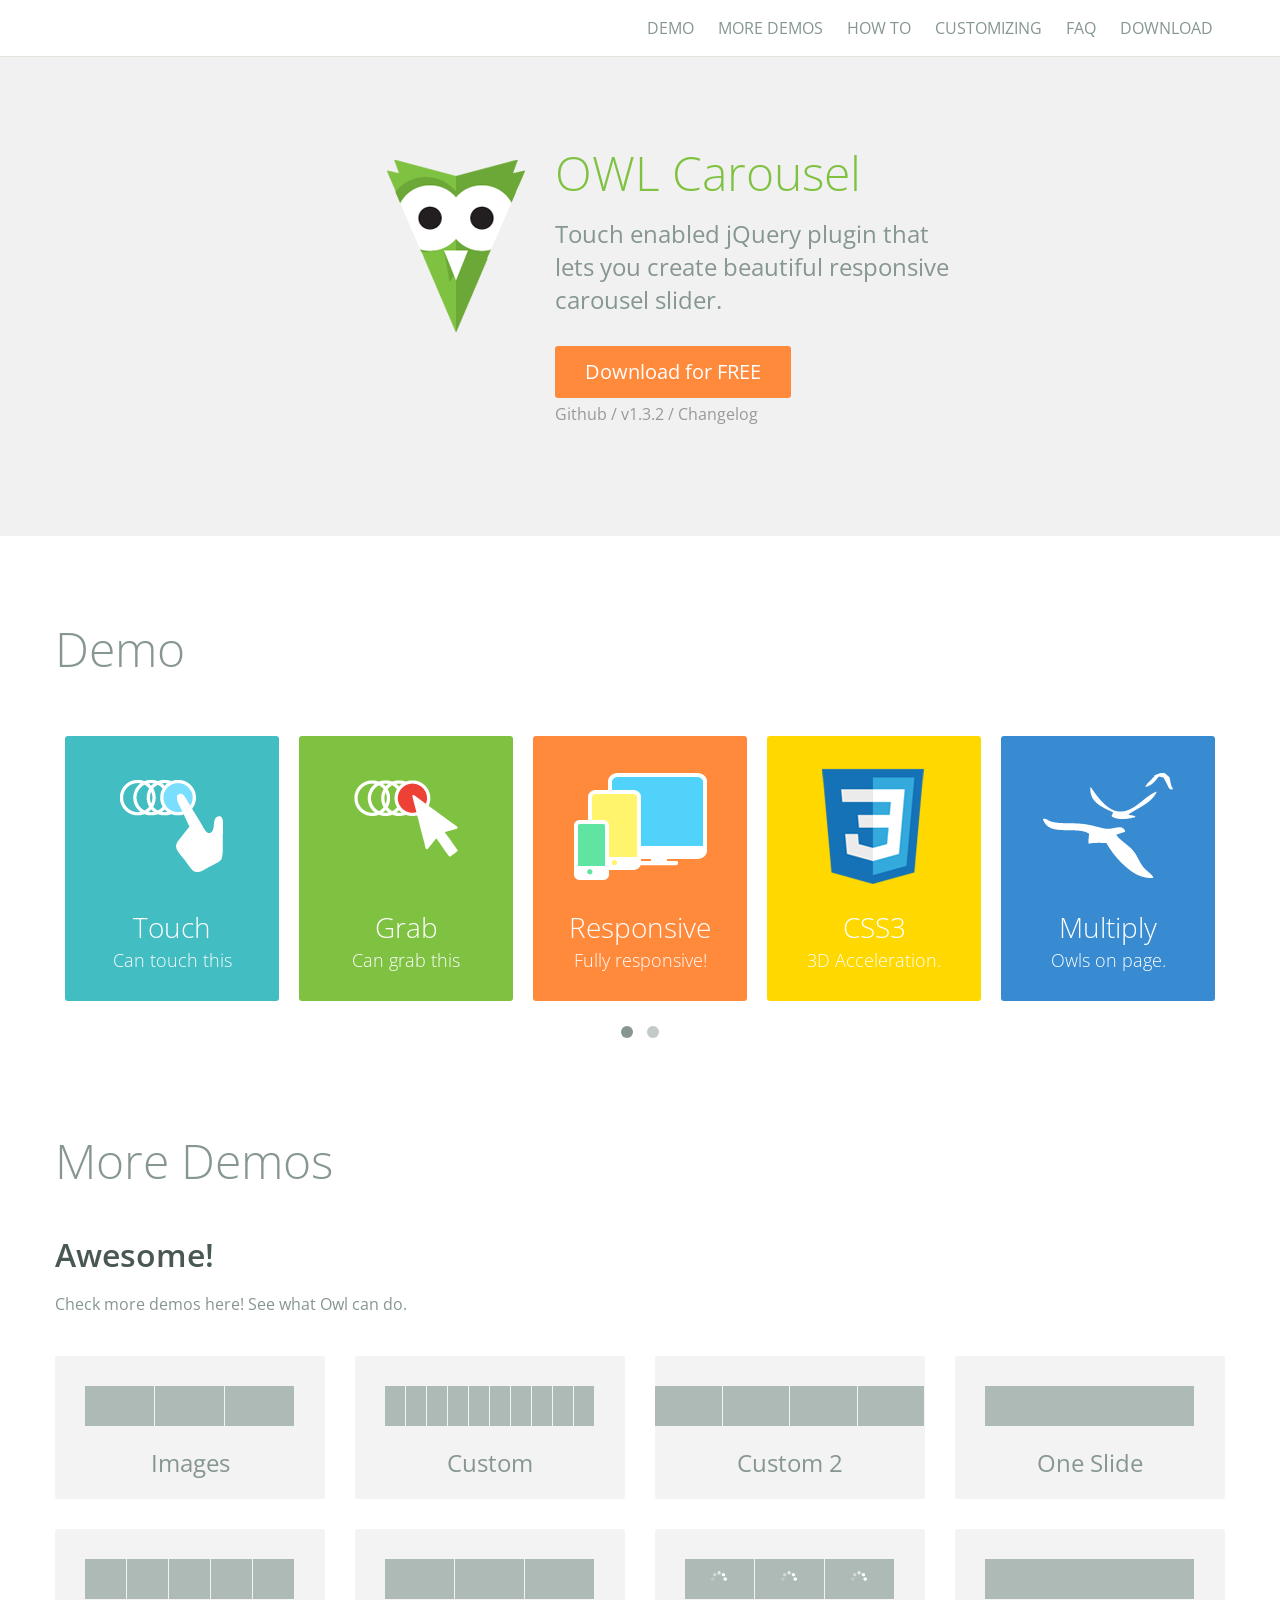
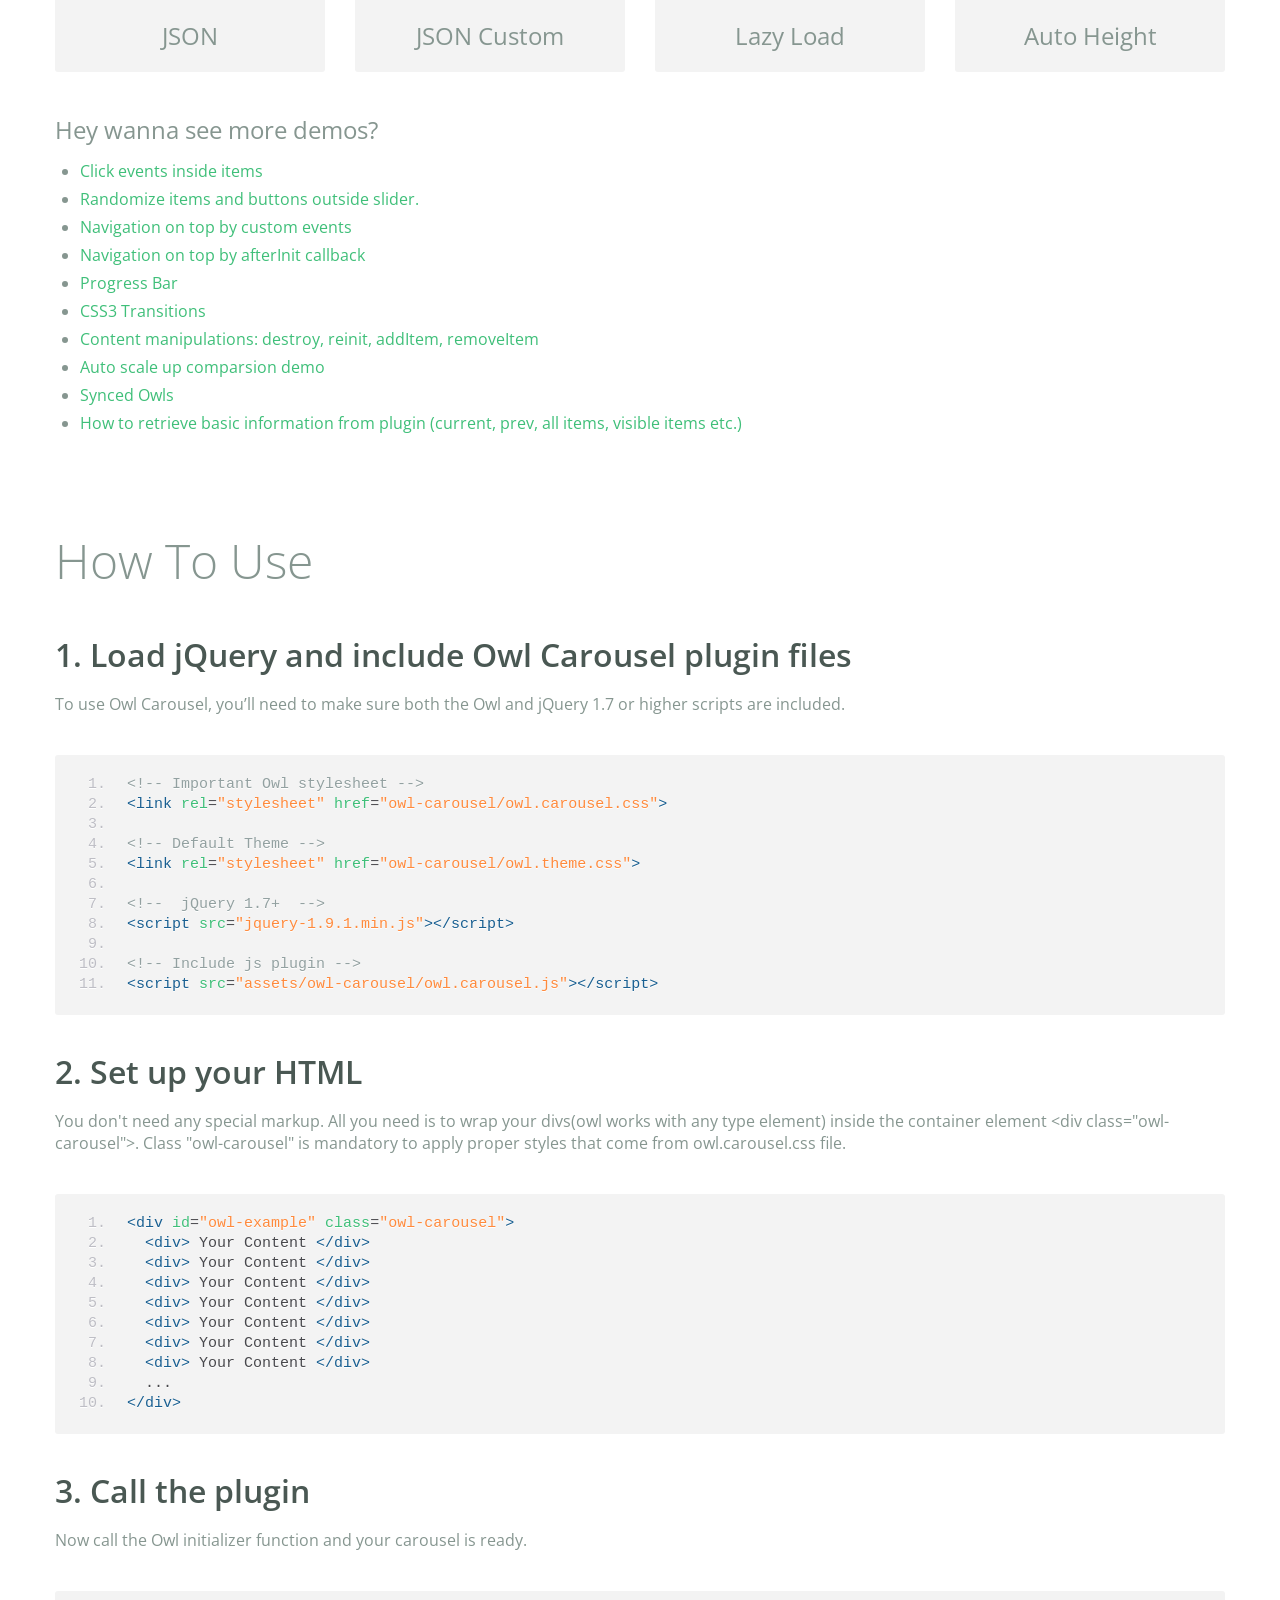
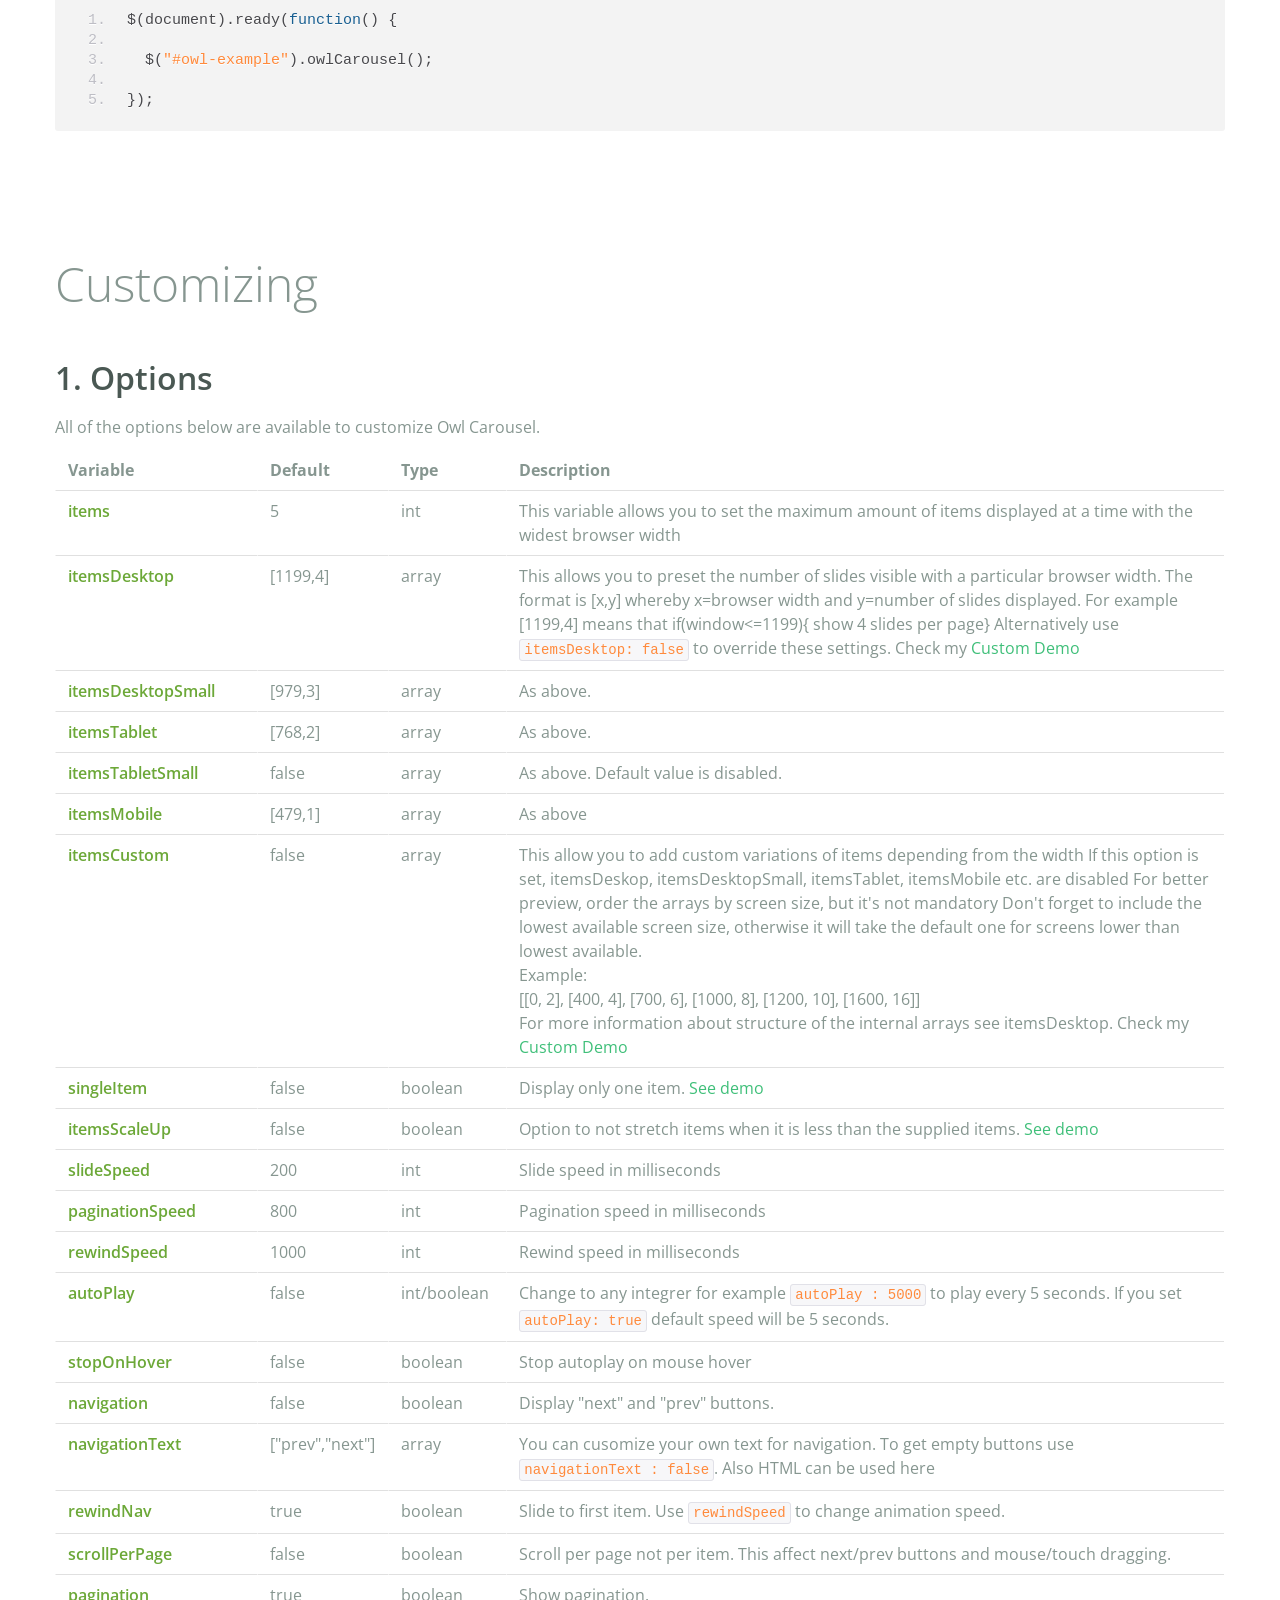
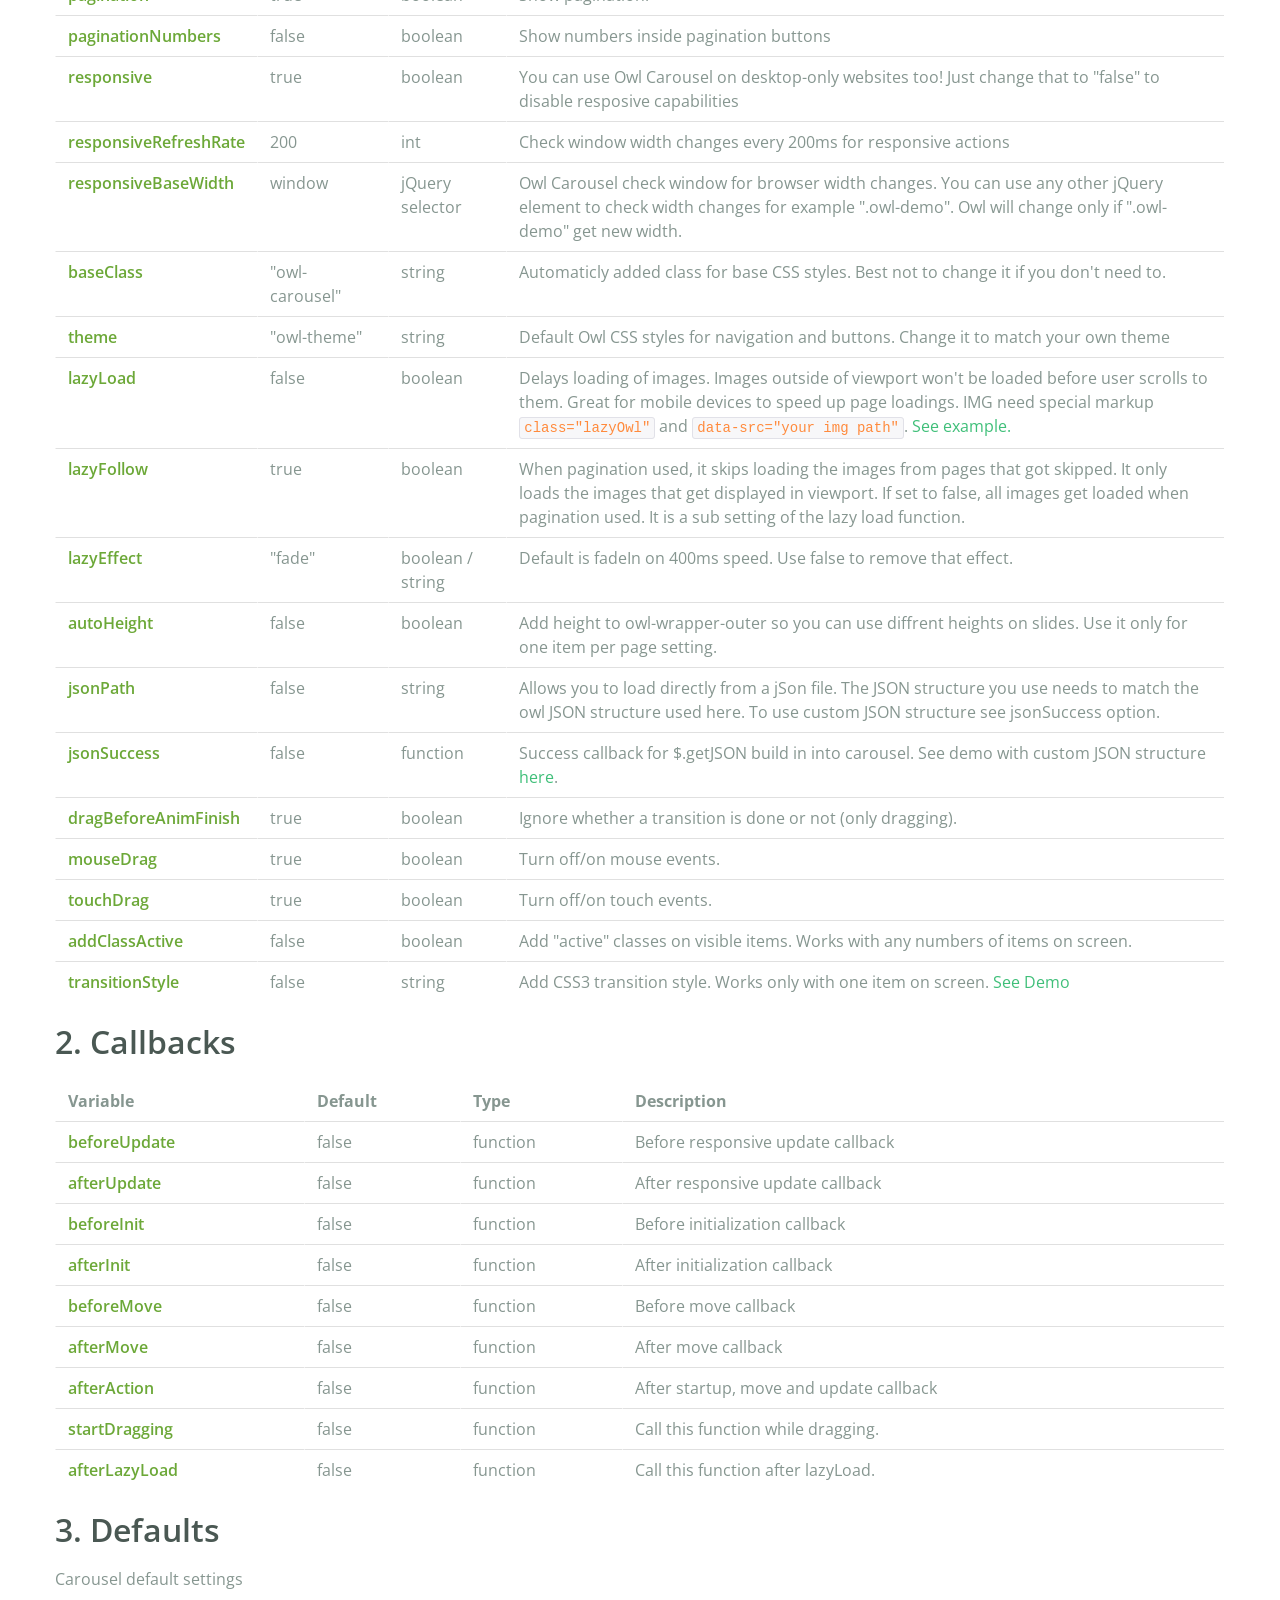
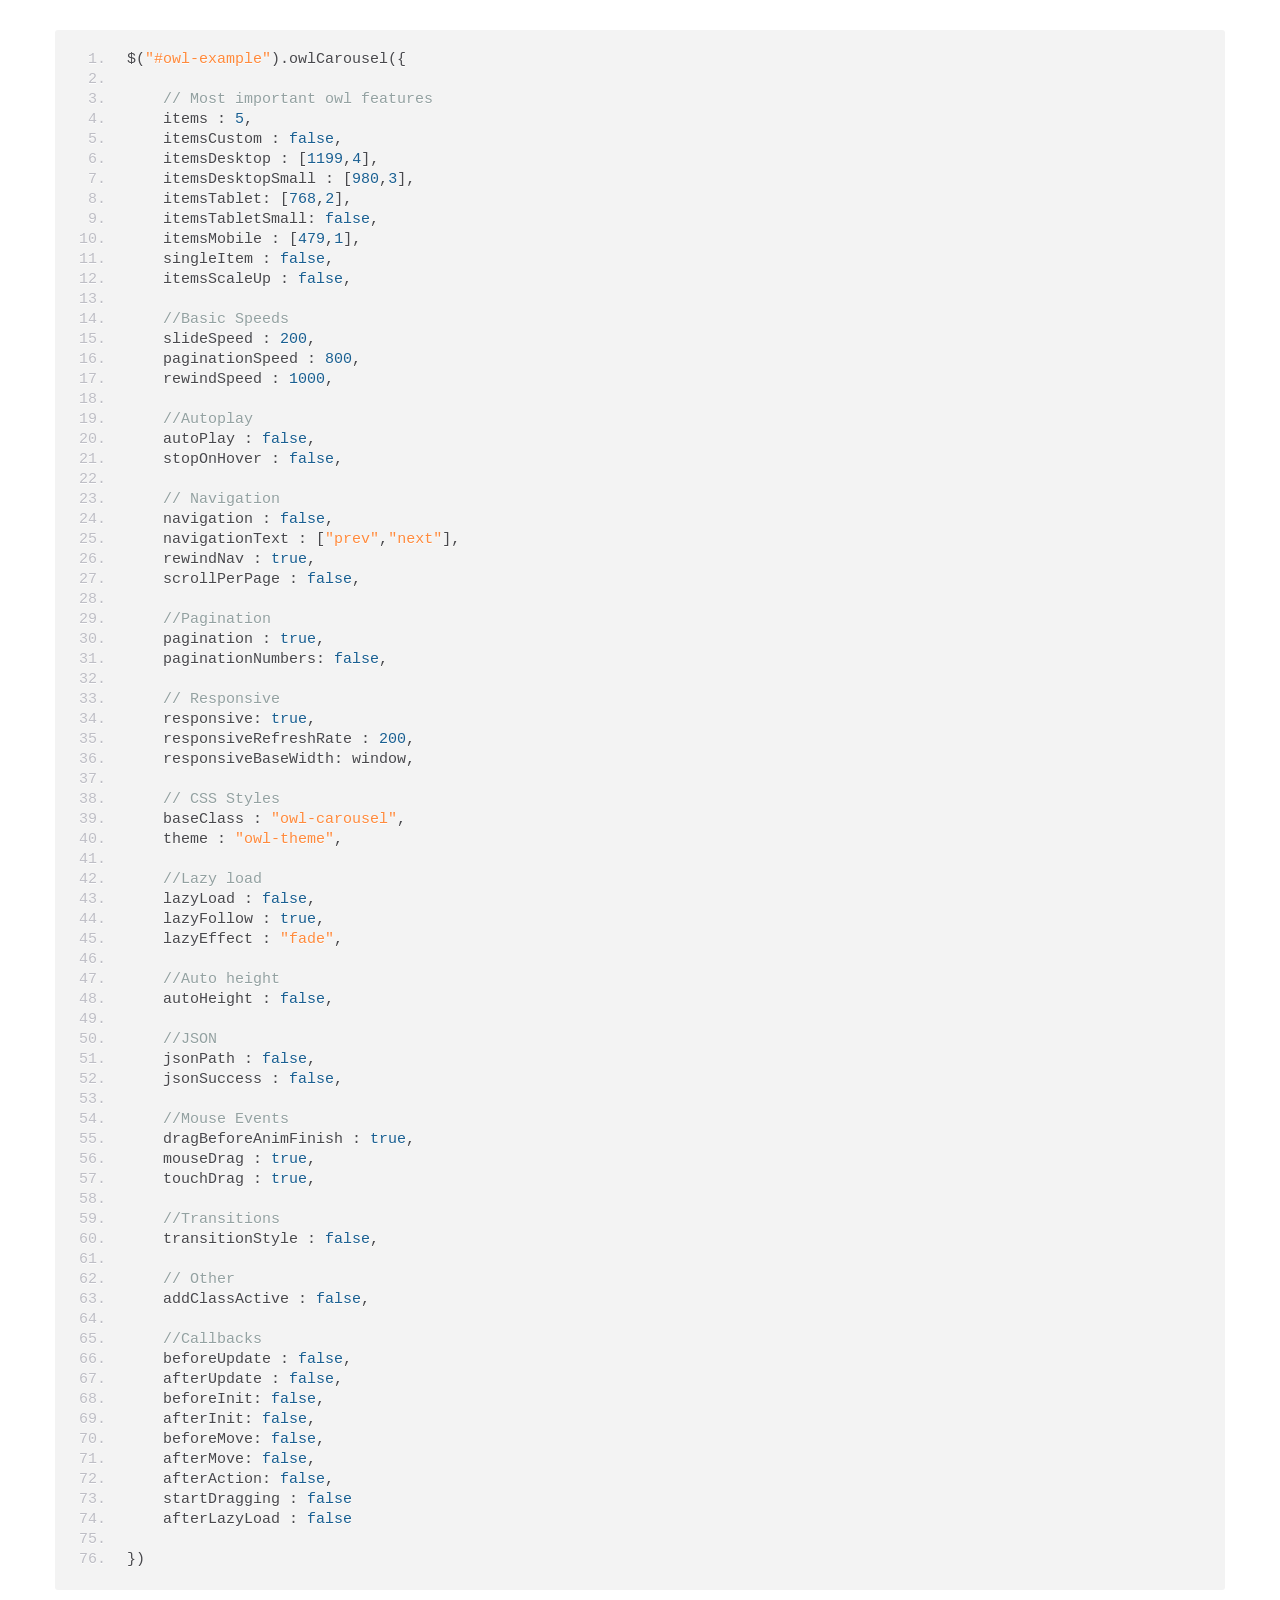
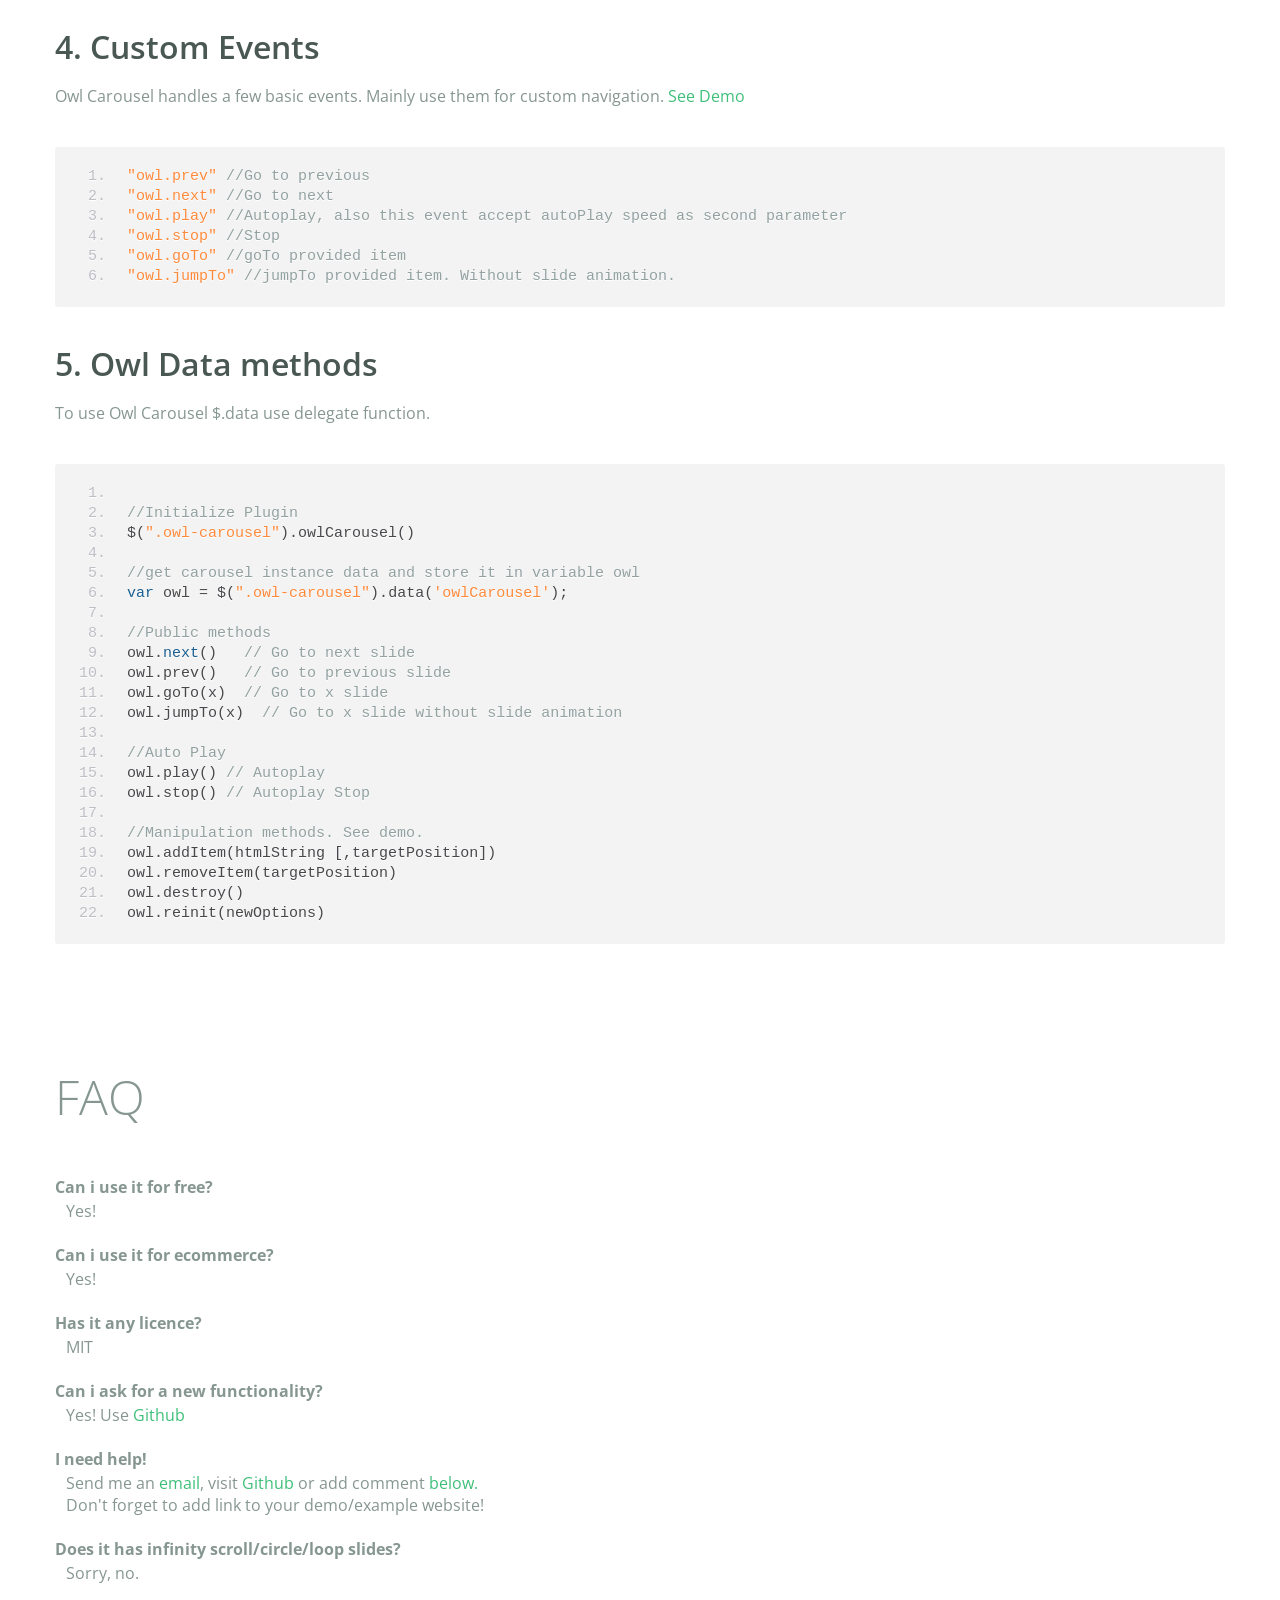
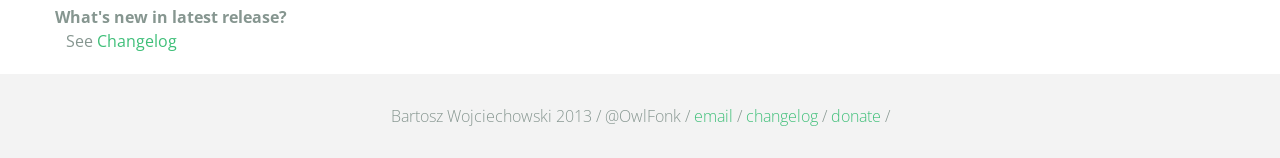
<file: libs/owl-carousel/index.html>
<!DOCTYPE html>
<html lang="en">
  <head>
    <meta charset="utf-8">
    <title>Owl Carousel</title>
    <meta name="viewport" content="width=device-width, initial-scale=1.0">
    <meta name="description" content="jQuery Responsive Carousel - Owl Carusel">
    <meta name="author" content="Bartosz Wojciechowski">
    <meta name="keywords" content="HTML,CSS,JSON,JavaScript, jQuery, Responsive, Design, Owl, Carousel, Free">

    <link href='http://fonts.googleapis.com/css?family=Open+Sans:400italic,400,300,600,700' rel='stylesheet' type='text/css'>
    <link href="assets/css/bootstrapTheme.css" rel="stylesheet">
    <link href="assets/css/custom.css" rel="stylesheet">

    <!-- Owl Carousel Assets -->
    <link href="owl-carousel/owl.carousel.css" rel="stylesheet">
    <link href="owl-carousel/owl.theme.css" rel="stylesheet">

    <!-- Prettify -->
    <link href="assets/js/google-code-prettify/prettify.css" rel="stylesheet">

    <!-- Le fav and touch icons -->
    <link rel="apple-touch-icon-precomposed" sizes="144x144" href="assets/ico/apple-touch-icon-144-precomposed.png">
    <link rel="apple-touch-icon-precomposed" sizes="114x114" href="assets/ico/apple-touch-icon-114-precomposed.png">
      <link rel="apple-touch-icon-precomposed" sizes="72x72" href="assets/ico/apple-touch-icon-72-precomposed.png">
                    <link rel="apple-touch-icon-precomposed" href="assets/ico/apple-touch-icon-57-precomposed.png">
                                   <link rel="shortcut icon" href="assets/ico/favicon.png">
  </head>
  <body>
      <div id="top-nav" class="navbar navbar-fixed-top">
        <div class="navbar-inner">
          <div class="container">
            <button type="button" class="btn btn-navbar" data-toggle="collapse" data-target=".nav-collapse">
            <span class="icon-bar"></span>
            <span class="icon-bar"></span>
            <span class="icon-bar"></span>
          </button>
            <div class="nav-collapse collapse">
            <ul class="nav pull-right">
              <li><a href="#demo">Demo</a></li>
              <li><a href="#more-demos">More Demos</a></li>
              <li><a href="#how-to">How To</a></li>
              <li><a href="#customizing">Customizing</a></li>
              <li><a href="#faq">FAQ</a></li>
              <li><a href="owl.carousel.zip" class="download" data-spy="affix" data-offset-top="450">Download</a></li>
            </ul>
            </div>
          </div>
        </div>
      </div>

      <div id="header">
        <div class="container">
          <div class="row">
            <div class="span5">
                <img class="logo" src="assets/img/owl-logo.png" alt="Owl Logo">
              </div>
            <div class="span7">
              <h1>OWL Carousel </h1>
              <h3>Touch enabled jQuery plugin that lets you create beautiful responsive carousel slider.</h3>
              <a class="btn btn-success btn-large" href="owl.carousel.zip">Download for FREE</a>
              <p class="muted"><a class="muted" href="https://github.com/OwlFonk/OwlCarousel">Github</a> / v1.3.2 / <a class="muted" href="changelog.html">Changelog</a></p> 
            </div>
          </div>
        </div>
      </div>

      <div id="demo">
        <div class="container">
          <div class="row">
            <div class="span12">
              <h1>Demo</h1>
            </div>
          </div>

          <div class="row">
            <div class="span12">

              <div id="owl-example" class="owl-carousel">

                <div class="item darkCyan">
                  <img src="assets/img/demo-slides/touch.png" alt="Touch">
                    <h3>Touch</h3>
                    <h4>Can touch this</h4>
                </div>
                <div class="item forestGreen">
                  <img src="assets/img/demo-slides/grab.png" alt="Grab">
                    <h3>Grab</h3>
                    <h4>Can grab this</h4>
                </div>
                <div class="item orange">
                  <img src="assets/img/demo-slides/responsive.png" alt="Responsive">
                    <h3>Responsive</h3>
                    <h4>Fully responsive!</h4>
                </div>

                <div class="item yellow">
                  <img src="assets/img/demo-slides/css3.png" alt="CSS3">
                    <h3>CSS3</h3>
                    <h4>3D Acceleration.</h4>
                </div>

                <div class="item dodgerBlue">
                  <img src="assets/img/demo-slides/multi.png" alt="Multi">
                    <h3>Multiply</h3>
                    <h4>Owls on page.</h4>
                </div>

                <div class="item skyBlue">
                  <img src="assets/img/demo-slides/modern.png" alt="Modern Browsers">
                    <h3>Modern</h3>
                    <h4>Browsers Compatibility</h4>
                </div>

                <div class="item zombieGreen">
                  <img src="assets/img/demo-slides/zombie.png" alt="Zombie Browsers - old ones">
                    <h3>Zombie</h3>
                    <h4>Browsers Compatibility</h4>
                </div>

                <div class="item violet">
                  <img src="assets/img/demo-slides/controls.png" alt="Take Control">
                    <h3>Take Control</h3>
                    <h4>The way you like</h4>
                </div>

                <div class="item yellowLight">
                  <img src="assets/img/demo-slides/feather.png" alt="Light">
                    <h3>Light</h3>
                    <h4>As a feather</h4>
                </div>

                <div class="item steelGray">
                  <img src="assets/img/demo-slides/tons.png" alt="Tons of Opotions">
                    <h3>Tons</h3>
                    <h4>of options</h4>
                </div>

              </div>


            </div>
          </div>

        </div>
      </div>

    <div id="more-demos">
      <div class="container">

        <div class="row">
          <div class="span12">
            <h1>More Demos</h1>
            <h2>Awesome!</h2>
            <p>Check more demos here! See what Owl can do.</p>
          </div>
        </div>

        <div class="row demos-row">
          <div class="span3">
            <a href="demos/images.html" class="demo-box">
              <div class="demo-wrapper demo-images clearfix">
                <div class="demo-slide"><div class="bg"></div></div>
                <div class="demo-slide"><div class="bg"></div></div>
                <div class="demo-slide"><div class="bg"></div></div>
              </div>
              <h3>Images</h3>
            </a>
          </div>

          <div class="span3">
            <a href="demos/custom.html" class="demo-box">
              <div class="demo-wrapper demo-custom clearfix">
                <div class="demo-slide"><div class="bg"></div></div>
                <div class="demo-slide"><div class="bg"></div></div>
                <div class="demo-slide"><div class="bg"></div></div>
                <div class="demo-slide"><div class="bg"></div></div>
                <div class="demo-slide"><div class="bg"></div></div>
                <div class="demo-slide"><div class="bg"></div></div>
                <div class="demo-slide"><div class="bg"></div></div>
                <div class="demo-slide"><div class="bg"></div></div>
                <div class="demo-slide"><div class="bg"></div></div>
                <div class="demo-slide"><div class="bg"></div></div>
              </div>
              <h3>Custom</h3>
            </a>
          </div>

          <div class="span3">
            <a href="demos/itemsCustom.html" class="demo-box">
              <div class="demo-wrapper demo-full clearfix">
                <div class="demo-slide"><div class="bg"></div></div>
                <div class="demo-slide"><div class="bg"></div></div>
                <div class="demo-slide"><div class="bg"></div></div>
                <div class="demo-slide"><div class="bg"></div></div>
              </div>
              <h3>Custom 2</h3>
            </a>
          </div>

          <div class="span3">
            <a href="demos/one.html" class="demo-box">
              <div class="demo-wrapper demo-one clearfix">
                <div class="demo-slide"><div class="bg"></div></div>
              </div>
              <h3>One Slide</h3>
            </a>
          </div>

        </div>
        <div class="row demos-row">
          <div class="span3">
            <a href="demos/json.html" class="demo-box">
              <div class="demo-wrapper demo-Json clearfix">
                <div class="demo-slide"><div class="bg"></div></div>
                <div class="demo-slide"><div class="bg"></div></div>
                <div class="demo-slide"><div class="bg"></div></div>
                <div class="demo-slide"><div class="bg"></div></div>
                <div class="demo-slide"><div class="bg"></div></div>
              </div>
              <h3>JSON</h3>
            </a>
          </div>

          <div class="span3">
            <a href="demos/customJson.html" class="demo-box">
              <div class="demo-wrapper demo-Json-custom clearfix">
                <div class="demo-slide"><div class="bg"></div></div>
                <div class="demo-slide"><div class="bg"></div></div>
                <div class="demo-slide"><div class="bg"></div></div>
              </div>
              <h3>JSON Custom</h3>
            </a>
          </div>

          <div class="span3">
            <a href="demos/lazyLoad.html" class="demo-box">
              <div class="demo-wrapper demo-lazy clearfix">
                <div class="demo-slide"><div class="bg"></div></div>
                <div class="demo-slide"><div class="bg"></div></div>
                <div class="demo-slide"><div class="bg"></div></div>
              </div>
              <h3>Lazy Load</h3>
            </a>
          </div>

          <div class="span3">
            <a href="demos/autoHeight.html" class="demo-box">
              <div class="demo-wrapper demo-height clearfix">
                <div class="demo-slide"><div class="bg"></div></div>
              </div>
              <h3>Auto Height</h3>
            </a>
          </div>

          
        </div>

        <div class="row">
          <div class="span12">
            <h3>Hey wanna see more demos?</h3>
            <ul>
              <li>
                <a href="demos/click.html">Click events inside items</a>
              </li>
              <li>
                <a href="demos/randomOrder.html">Randomize items and buttons outside slider.</a>
              </li>
              <li>
                <a href="demos/navOnTop.html">Navigation on top by custom events</a>
              </li>
              <li>
                <a href="demos/navOnTop2.html">Navigation on top by afterInit callback</a>
              </li>
              <li>
                <a href="demos/progressBar.html">Progress Bar</a>
              </li>
              <li>
                <a href="demos/transitions.html">CSS3 Transitions</a>
              </li>
              <li>
                <a href="demos/manipulations.html">Content manipulations: destroy, reinit, addItem, removeItem</a>
              </li>
              <li>
                <a href="demos/scaleup.html">Auto scale up comparsion demo</a>
              </li>
              <li>
                <a href="demos/sync.html">Synced Owls</a>
              </li>
              <li>
                <a href="demos/owlStatus.html">How to retrieve basic information from plugin (current, prev, all items, visible items etc.)</a>
              </li>
            </ul>
            
          </div>
        </div>


      </div>
    </div>

    <div id="how-to">
      <div class="container">
        <div class="row">
          <div class="span12">
            <h1>How To Use</h1>
            <h2>1. Load jQuery and include Owl Carousel plugin files</h2>
            <p>To use Owl Carousel, you’ll need to make sure both the Owl and jQuery 1.7 or higher scripts are included.</p>
<pre class="pre-show prettyprint linenums">
&lt;!-- Important Owl stylesheet --&gt;
&lt;link rel="stylesheet" href="owl-carousel/owl.carousel.css"&gt;

&lt;!-- Default Theme --&gt;
&lt;link rel="stylesheet" href="owl-carousel/owl.theme.css"&gt;

&lt;!--  jQuery 1.7+  --&gt;
&lt;script src="jquery-1.9.1.min.js"&gt;&lt;/script&gt;

&lt;!-- Include js plugin --&gt;
&lt;script src="assets/owl-carousel/owl.carousel.js"&gt;&lt;/script&gt;
</pre>
          <h2>2. Set up your HTML</h2>
          <p>You don't need any special markup. All you need is to wrap your divs(owl works with any type element) inside the container element &lt;div class="owl-carousel"&gt;. Class "owl-carousel" is mandatory to apply proper styles that come from owl.carousel.css file.</p>
<pre class="pre-show prettyprint linenums">
&lt;div id="owl-example" class="owl-carousel"&gt;
  &lt;div&gt; Your Content &lt;/div&gt;
  &lt;div&gt; Your Content &lt;/div&gt;
  &lt;div&gt; Your Content &lt;/div&gt;
  &lt;div&gt; Your Content &lt;/div&gt;
  &lt;div&gt; Your Content &lt;/div&gt;
  &lt;div&gt; Your Content &lt;/div&gt;
  &lt;div&gt; Your Content &lt;/div&gt;
  ...
&lt;/div>
</pre>    
          <h2>3. Call the plugin</h2>
          <p>Now call the Owl initializer function and your carousel is ready.</p>
<pre class="pre-show prettyprint linenums">
$(document).ready(function() {

  $("#owl-example").owlCarousel();

});
</pre>  
          </div>
        </div>
      </div>
    </div>


    <div id="customizing">
      <div class="container">
        <div class="row">
          <div class="span12">
            <h1>Customizing</h1>
            <h2>1. Options</h2>
            <p>All of the options below are available to customize Owl Carousel.</p> 
            <table class="table hp-table table-bordered table-striped">
              <thead>
                <tr>
                  <th>Variable</th>
                  <th>Default</th>
                  <th>Type</th>
                  <th>Description</th>
                </tr>
              </thead>
              <tbody>
                <tr>
                  <td><span class="text-emp">items</span></td>
                  <td>5</td>
                  <td>int</td>
                  <td>This variable allows you to set the maximum amount of items displayed at a time with the widest browser width</td>
                </tr>
                 <tr>
                  <td><span class="text-emp">itemsDesktop</span></td>
                  <td>[1199,4]</td>
                  <td>array</td>
                  <td>This allows you to preset the number of slides visible with a particular browser width. The format is [x,y] whereby x=browser width and y=number of slides displayed. For example [1199,4] means that if(window&lt;=1199){ show 4 slides per page}
                    Alternatively use <code>itemsDesktop: false</code> to override these settings. Check my <a href="demos/custom.html">Custom Demo</a></td>
                </tr>
                <tr>
                  <td><span class="text-emp">itemsDesktopSmall</span></td>
                  <td>[979,3]</td>
                  <td>array</td>
                  <td>As above.</td>
                </tr>
                <tr>
                  <td><span class="text-emp">itemsTablet</span></td>
                  <td>[768,2]</td>
                  <td>array</td>
                  <td>As above.</td>
                </tr>
                <tr>
                  <td><span class="text-emp">itemsTabletSmall</span></td>
                  <td>false</td>
                  <td>array</td>
                  <td>As above. Default value is disabled.</td>
                </tr>
                <tr>
                  <td><span class="text-emp">itemsMobile</span></td>
                  <td>[479,1]</td>
                  <td>array</td>
                  <td>As above</td>
                </tr>
                <tr>
                  <td><span class="text-emp">itemsCustom</span></td>
                  <td>false</td>
                  <td>array</td>
                  <td>
                    This allow you to add custom variations of items depending from the width
                    If this option is set, itemsDeskop, itemsDesktopSmall, itemsTablet, itemsMobile etc. are disabled
                    For better preview, order the arrays by screen size, but it's not mandatory
                    Don't forget to include the lowest available screen size, otherwise it will take the default one for screens lower than lowest available.
                    <br />Example:<br /> [[0, 2], [400, 4], [700, 6], [1000, 8], [1200, 10], [1600, 16]]<br />
                    For more information about structure of the internal arrays see itemsDesktop. Check my <a href="demos/custom.html">Custom Demo</a></td>
                </tr>
                <tr>
                  <td><span class="text-emp">singleItem</span></td>
                  <td>false</td>
                  <td>boolean</td>
                  <td>Display only one item. <a href="demos/one.html">See demo</a></td>
                </tr>
                <tr>
                  <td><span class="text-emp">itemsScaleUp</span></td>
                  <td>false</td>
                  <td>boolean</td>
                  <td>Option to not stretch items when it is less than the supplied items. <a href="demos/scaleup.html">See demo</a></td>
                </tr>
                <tr>
                  <td><span class="text-emp">slideSpeed</span></td>
                  <td>200</td>
                  <td>int</td>
                  <td>Slide speed in milliseconds</td>
                </tr>
                <tr>
                  <td><span class="text-emp">paginationSpeed</span></td>
                  <td>800</td>
                  <td>int</td>
                  <td>Pagination speed in milliseconds</td>
                </tr>
                <tr>
                  <td><span class="text-emp">rewindSpeed</span></td>
                  <td>1000</td>
                  <td>int</td>
                  <td>Rewind speed in milliseconds</td>
                </tr>
                <tr>
                  <td><span class="text-emp">autoPlay</span></td>
                  <td>false</td>
                  <td>int/boolean</td>
                  <td>Change to any integrer for example <code>autoPlay : 5000</code> to play every 5 seconds. If you set <code>autoPlay: true</code> default speed will be 5 seconds.</td>
                </tr>
                <tr>
                <tr>
                  <td><span class="text-emp">stopOnHover</span></td>
                  <td>false</td>
                  <td>boolean</td>
                  <td>Stop autoplay on mouse hover</td>
                </tr>
                <tr>
                <tr>
                  <td><span class="text-emp">navigation</span></td>
                  <td>false</td>
                  <td>boolean</td>
                  <td>Display "next" and "prev" buttons.</td>
                </tr>
                <tr>
                  <td><span class="text-emp">navigationText</span></td>
                  <td>["prev","next"]</td>
                  <td>array</td>
                  <td>You can cusomize your own text for navigation. To get empty buttons use <code>navigationText : false</code>. Also HTML can be used here</td>
                </tr>
                <tr>
                  <td><span class="text-emp">rewindNav</span></td>
                  <td>true</td>
                  <td>boolean</td>
                  <td>Slide to first item. Use <code>rewindSpeed</code> to change animation speed. </td>
                </tr>
                <tr>
                  <td><span class="text-emp">scrollPerPage</span></td>
                  <td>false</td>
                  <td>boolean</td>
                  <td>Scroll per page not per item. This affect next/prev buttons and mouse/touch dragging.</td>
                </tr>
                <tr>
                  <td><span class="text-emp">pagination</span></td>
                  <td>true</td>
                  <td>boolean</td>
                  <td>Show pagination.</td>
                </tr>
                <tr>
                  <td><span class="text-emp">paginationNumbers</span></td>
                  <td>false</td>
                  <td>boolean</td>
                  <td>Show numbers inside pagination buttons</td>
                </tr>
                <tr>
                  <td><span class="text-emp">responsive</span></td>
                  <td>true</td>
                  <td>boolean</td>
                  <td>You can use Owl Carousel on desktop-only websites too! Just change that to "false" to disable resposive capabilities</td>
                </tr>
                <tr>
                  <td><span class="text-emp">responsiveRefreshRate</span></td>
                  <td>200</td>
                  <td>int</td>
                  <td>Check window width changes every 200ms for responsive actions</td>
                </tr>
                <tr>
                  <td><span class="text-emp">responsiveBaseWidth</span></td>
                  <td>window</td>
                  <td>jQuery selector</td>
                  <td>Owl Carousel check window for browser width changes. You can use any other jQuery element to check width changes for example ".owl-demo". Owl will change only if ".owl-demo" get new width.</td>
                </tr>
                <tr>
                  <td><span class="text-emp">baseClass</span></td>
                  <td>"owl-carousel"</td>
                  <td>string</td>
                  <td>Automaticly added class for base CSS styles. Best not to change it if you don't need to.</td>
                </tr>
                <tr>
                  <td><span class="text-emp">theme</span></td>
                  <td>"owl-theme"</td>
                  <td>string</td>
                  <td>Default Owl CSS styles for navigation and buttons. Change it to match your own theme</td>
                </tr>
                <tr>
                  <td><span class="text-emp">lazyLoad</span></td>
                  <td>false</td>
                  <td>boolean</td>
                  <td>Delays loading of images. Images outside of viewport won't be loaded before user scrolls to them. Great for mobile devices to speed up page loadings. IMG need special markup <code>class="lazyOwl"</code> and <code>data-src="your img path"</code>. <a href="demos/lazyLoad.html">See example.</a></td>
                </tr>
                <tr>
                  <td><span class="text-emp">lazyFollow</span></td>
                  <td>true</td>
                  <td>boolean</td>
                  <td>When pagination used, it skips loading the images from pages that got skipped. It only loads the images that get displayed in viewport. If set to false, all images get loaded when pagination used. It is a sub setting of the lazy load function.</td>
                </tr>
                <tr>
                  <td><span class="text-emp">lazyEffect</span></td>
                  <td>"fade"</td>
                  <td>boolean / string</td>
                  <td>Default is fadeIn on 400ms speed. Use false to remove that effect.</td>
                </tr>
                <tr>
                  <td><span class="text-emp">autoHeight</span></td>
                  <td>false</td>
                  <td>boolean</td>
                  <td>Add height to owl-wrapper-outer so you can use diffrent heights on slides. Use it only for one item per page setting.</td>
                </tr>
                <tr>
                  <td><span class="text-emp">jsonPath</span></td>
                  <td>false</td>
                  <td>string</td>
                  <td>Allows you to load directly from a jSon file. The JSON structure you use needs to match the owl JSON structure used here. To use custom JSON structure see jsonSuccess option.</td>
                </tr>
                <tr>
                  <td><span class="text-emp">jsonSuccess</span></td>
                  <td>false</td>
                  <td>function</td>
                  <td>Success callback for $.getJSON build in into carousel. See demo with custom JSON structure <a href="demos/customJson.html">here</a>. </td>
                </tr>
                <tr>
                  <td><span class="text-emp">dragBeforeAnimFinish</span></td>
                  <td>true</td>
                  <td>boolean</td>
                  <td>Ignore whether a transition is done or not (only dragging).</td>
                </tr>
                <tr>
                  <td><span class="text-emp">mouseDrag</span></td>
                  <td>true</td>
                  <td>boolean</td>
                  <td>Turn off/on mouse events.</td>
                </tr>
                <tr>
                  <td><span class="text-emp">touchDrag</span></td>
                  <td>true</td>
                  <td>boolean</td>
                  <td>Turn off/on touch events.</td>
                </tr>
                <tr>
                  <td><span class="text-emp">addClassActive</span></td>
                  <td>false</td>
                  <td>boolean</td>
                  <td>Add "active" classes on visible items. Works with any numbers of items on screen.</td>
                </tr>
                <tr>
                  <td><span class="text-emp">transitionStyle</span></td>
                  <td>false</td>
                  <td>string</td>
                  <td>Add CSS3 transition style. Works only with one item on screen. <a href="demos/transitions.html">See Demo</a></td>
                </tr>
              </tbody>
            </table>
            <h2>2. Callbacks</h2>
            <table class="table hp-table table-bordered table-striped">
              <thead>
                <tr>
                  <th>Variable</th>
                  <th>Default</th>
                  <th>Type</th>
                  <th>Description</th>
                </tr>
              </thead>
              <tbody>
                <tr>
                  <td><span class="text-emp">beforeUpdate</span></td>
                  <td>false</td>
                  <td>function</td>
                  <td>Before responsive update callback</td>
                </tr>
                <tr>
                  <td><span class="text-emp">afterUpdate</span></td>
                  <td>false</td>
                  <td>function</td>
                  <td>After responsive update callback</td>
                </tr>
                <tr>
                  <td><span class="text-emp">beforeInit</span></td>
                  <td>false</td>
                  <td>function</td>
                  <td>Before initialization callback</td>
                </tr>
                <tr>
                  <td><span class="text-emp">afterInit</span></td>
                  <td>false</td>
                  <td>function</td>
                  <td>After initialization callback</td>
                </tr>
                <tr>
                  <td><span class="text-emp">beforeMove</span></td>
                  <td>false</td>
                  <td>function</td>
                  <td>Before move callback</td>
                </tr>
                <tr>
                  <td><span class="text-emp">afterMove</span></td>
                  <td>false</td>
                  <td>function</td>
                  <td>After move callback</td>
                </tr>
                <tr>
                  <td><span class="text-emp">afterAction</span></td>
                  <td>false</td>
                  <td>function</td>
                  <td>After startup, move and update callback</td>
                </tr>
                <tr>
                  <td><span class="text-emp">startDragging</span></td>
                  <td>false</td>
                  <td>function</td>
                  <td>Call this function while dragging.</td>
                </tr>
                <tr>
                  <td><span class="text-emp">afterLazyLoad</span></td>
                  <td>false</td>
                  <td>function</td>
                  <td>Call this function after lazyLoad.</td>
                </tr>
              </tbody>
            </table>

              <h2>3. Defaults</h2>
              <p>Carousel default settings</p>
<pre class="pre-show prettyprint linenums">
$("#owl-example").owlCarousel({

    // Most important owl features
    items : 5,
    itemsCustom : false,
    itemsDesktop : [1199,4],
    itemsDesktopSmall : [980,3],
    itemsTablet: [768,2],
    itemsTabletSmall: false,
    itemsMobile : [479,1],
    singleItem : false,
    itemsScaleUp : false,

    //Basic Speeds
    slideSpeed : 200,
    paginationSpeed : 800,
    rewindSpeed : 1000,

    //Autoplay
    autoPlay : false,
    stopOnHover : false,

    // Navigation
    navigation : false,
    navigationText : ["prev","next"],
    rewindNav : true,
    scrollPerPage : false,

    //Pagination
    pagination : true,
    paginationNumbers: false,

    // Responsive 
    responsive: true,
    responsiveRefreshRate : 200,
    responsiveBaseWidth: window,

    // CSS Styles
    baseClass : "owl-carousel",
    theme : "owl-theme",

    //Lazy load
    lazyLoad : false,
    lazyFollow : true,
    lazyEffect : "fade",

    //Auto height
    autoHeight : false,

    //JSON 
    jsonPath : false, 
    jsonSuccess : false,

    //Mouse Events
    dragBeforeAnimFinish : true,
    mouseDrag : true,
    touchDrag : true,

    //Transitions
    transitionStyle : false,

    // Other
    addClassActive : false,

    //Callbacks
    beforeUpdate : false,
    afterUpdate : false,
    beforeInit: false, 
    afterInit: false, 
    beforeMove: false, 
    afterMove: false,
    afterAction: false,
    startDragging : false
    afterLazyLoad : false

})
</pre>
              <h2>4. Custom Events</h2>
              <p>Owl Carousel handles a few basic events. Mainly use them for custom navigation. <a href="demos/custom.html">See Demo</a></p>

<pre class="pre-show prettyprint linenums">
"owl.prev" //Go to previous
"owl.next" //Go to next
"owl.play" //Autoplay, also this event accept autoPlay speed as second parameter
"owl.stop" //Stop
"owl.goTo" //goTo provided item
"owl.jumpTo" //jumpTo provided item. Without slide animation.
</pre>

              <h2>5. Owl Data methods</h2>
              <p>To use Owl Carousel $.data use delegate function.</p>
              
<pre class="pre-show prettyprint linenums">

//Initialize Plugin
$(".owl-carousel").owlCarousel()

//get carousel instance data and store it in variable owl
var owl = $(".owl-carousel").data('owlCarousel');

//Public methods
owl.next()   // Go to next slide
owl.prev()   // Go to previous slide
owl.goTo(x)  // Go to x slide
owl.jumpTo(x)  // Go to x slide without slide animation

//Auto Play
owl.play() // Autoplay
owl.stop() // Autoplay Stop

//Manipulation methods. <a href="demos/manipulations.html">See demo.</a>
owl.addItem(htmlString [,targetPosition])
owl.removeItem(targetPosition)
owl.destroy()
owl.reinit(newOptions)
</pre>
          </div>
        </div>
      </div>
    </div>

    <div id="faq" class="container">
      <div class="row">
        <div class="span12">
          <h1>FAQ</h1>
          <dl>
            <dt>Can i use it for free?</dt>
            <dd>Yes!</dd>
            <dt>Can i use it for ecommerce?</dt>
            <dd>Yes!</dd>
            <dt>Has it any licence?</dt>
            <dd>MIT</dd>
            <dt>Can i ask for a new functionality?</dt>
            <dd>Yes! Use <a href="https://github.com/OwlFonk/OwlCarousel">Github</a></dd>
            <dt>I need help!</dt>
            <dd>Send me an <a href="mailto:owl@owlgraphic.com?subject=Hey Owl! I need help">email</a>, visit <a href="https://github.com/OwlFonk/OwlCarousel">Github</a> or add comment <a href="#disqus">below.</a><br>Don't forget to add link to your demo/example website!</dd>
            <dt>Does it has infinity scroll/circle/loop slides?</dt>
            <dd>Sorry, no.</dd>
            <dt>What's new in latest release?</dt>
            <dd>See <a href="changelog.html">Changelog</a></dd>
          </dl>
        </div>
      </div>
    </div>

    <div class="container disqus">
        <div class="row">
          <div class="span12">
            <h1>Disqus</h1>

    <div id="disqus_thread"></div>
    <noscript>Please enable JavaScript to view the <a href="http://disqus.com/?ref_noscript">comments powered by Disqus.</a></noscript>
    <a href="http://disqus.com" class="dsq-brlink">comments powered by <span class="logo-disqus">Disqus</span></a>
      </div>
    </div>
  </div>

    <div id="footer">
      <div class="container">
        <div class="row">
          <div class="span12">
            <h5>Bartosz Wojciechowski 2013 / @OwlFonk / 
            <a href="mailto:owl@owlgraphic.com?subject=Hey Owl!">email</a> / 
            <a href="changelog.html">changelog</a> /
            <a href="https://www.paypal.com/cgi-bin/webscr?cmd=_s-xclick&hosted_button_id=EFSGXZS7V2U9N">donate</a> / 
            <a href="https://twitter.com/share" class="twitter-share-button" data-url="http://owlgraphic.com/owlcarousel/" data-text="Awesome jQuery Owl Carousel Responsive Plugin" data-via="OwlFonk" data-count="none" data-hashtags="owlcarousel"></a>
            <script>
            var owldomain = window.location.hostname.indexOf("owlgraphic");
            if(owldomain !== -1){
              !function(d,s,id){var js,fjs=d.getElementsByTagName(s)[0],p=/^http:/.test(d.location)?'http':'https';if(!d.getElementById(id)){js=d.createElement(s);js.id=id;js.src=p+'://platform.twitter.com/widgets.js';fjs.parentNode.insertBefore(js,fjs);}}(document, 'script', 'twitter-wjs');
            }
            </script>
            </h5>
          </div>
        </div>
      </div>
    </div>


    <script src="assets/js/jquery-1.9.1.min.js"></script>
    <script src="owl-carousel/owl.carousel.min.js"></script>

    <!-- Frontpage Demo -->
    <script>

    $(document).ready(function($) {
      $("#owl-example").owlCarousel();
    });


    $("body").data("page", "frontpage");

    </script>
    <script src="assets/js/bootstrap-collapse.js"></script>
    <script src="assets/js/bootstrap-transition.js"></script>

    <script src="assets/js/google-code-prettify/prettify.js"></script>
	  <script src="assets/js/application.js"></script>

    <script type="text/javascript">
    jQuery(function($){
      var disqus_loaded = false;
      var top = $("#faq").offset().top; 
      var owldomain = window.location.hostname.indexOf("owlgraphic");
      var comments = window.location.href.indexOf("comment");

      if(owldomain !== -1){
        function check(){
          if ( (!disqus_loaded && $(window).scrollTop() + $(window).height() > top) || (comments !== -1) ){
            $(window).off( "scroll" )
            disqus_loaded = true;
            /* * * CONFIGURATION VARIABLES: EDIT BEFORE PASTING INTO YOUR WEBPAGE * * */
            var disqus_shortname = 'owlcarousel'; // required: replace example with your forum shortname
            var disqus_identifier = 'OWL Carousel';
            //var disqus_url = 'http://owlgraphic.com/owlcarousel/';
            /* * * DON'T EDIT BELOW THIS LINE * * */
            (function() {
                var dsq = document.createElement('script'); dsq.type = 'text/javascript'; dsq.async = true;
                dsq.src = '//' + disqus_shortname + '.disqus.com/embed.js';
                (document.getElementsByTagName('head')[0] || document.getElementsByTagName('body')[0]).appendChild(dsq);
            })();
          }
        }
        $(window).on( "scroll", check )
        check();
      } else {
        $('.disqus').hide();
      }
    });
    </script>

    <script>
    var owldomain = window.location.hostname.indexOf("owlgraphic");
    if(owldomain !== -1){
      (function(i,s,o,g,r,a,m){i['GoogleAnalyticsObject']=r;i[r]=i[r]||function(){
      (i[r].q=i[r].q||[]).push(arguments)},i[r].l=1*new Date();a=s.createElement(o),
      m=s.getElementsByTagName(o)[0];a.async=1;a.src=g;m.parentNode.insertBefore(a,m)
      })(window,document,'script','//www.google-analytics.com/analytics.js','ga');

      ga('create', 'UA-41541058-1', 'owlgraphic.com');
      ga('send', 'pageview');
    }
    </script>

  </body>
</html>
</file>
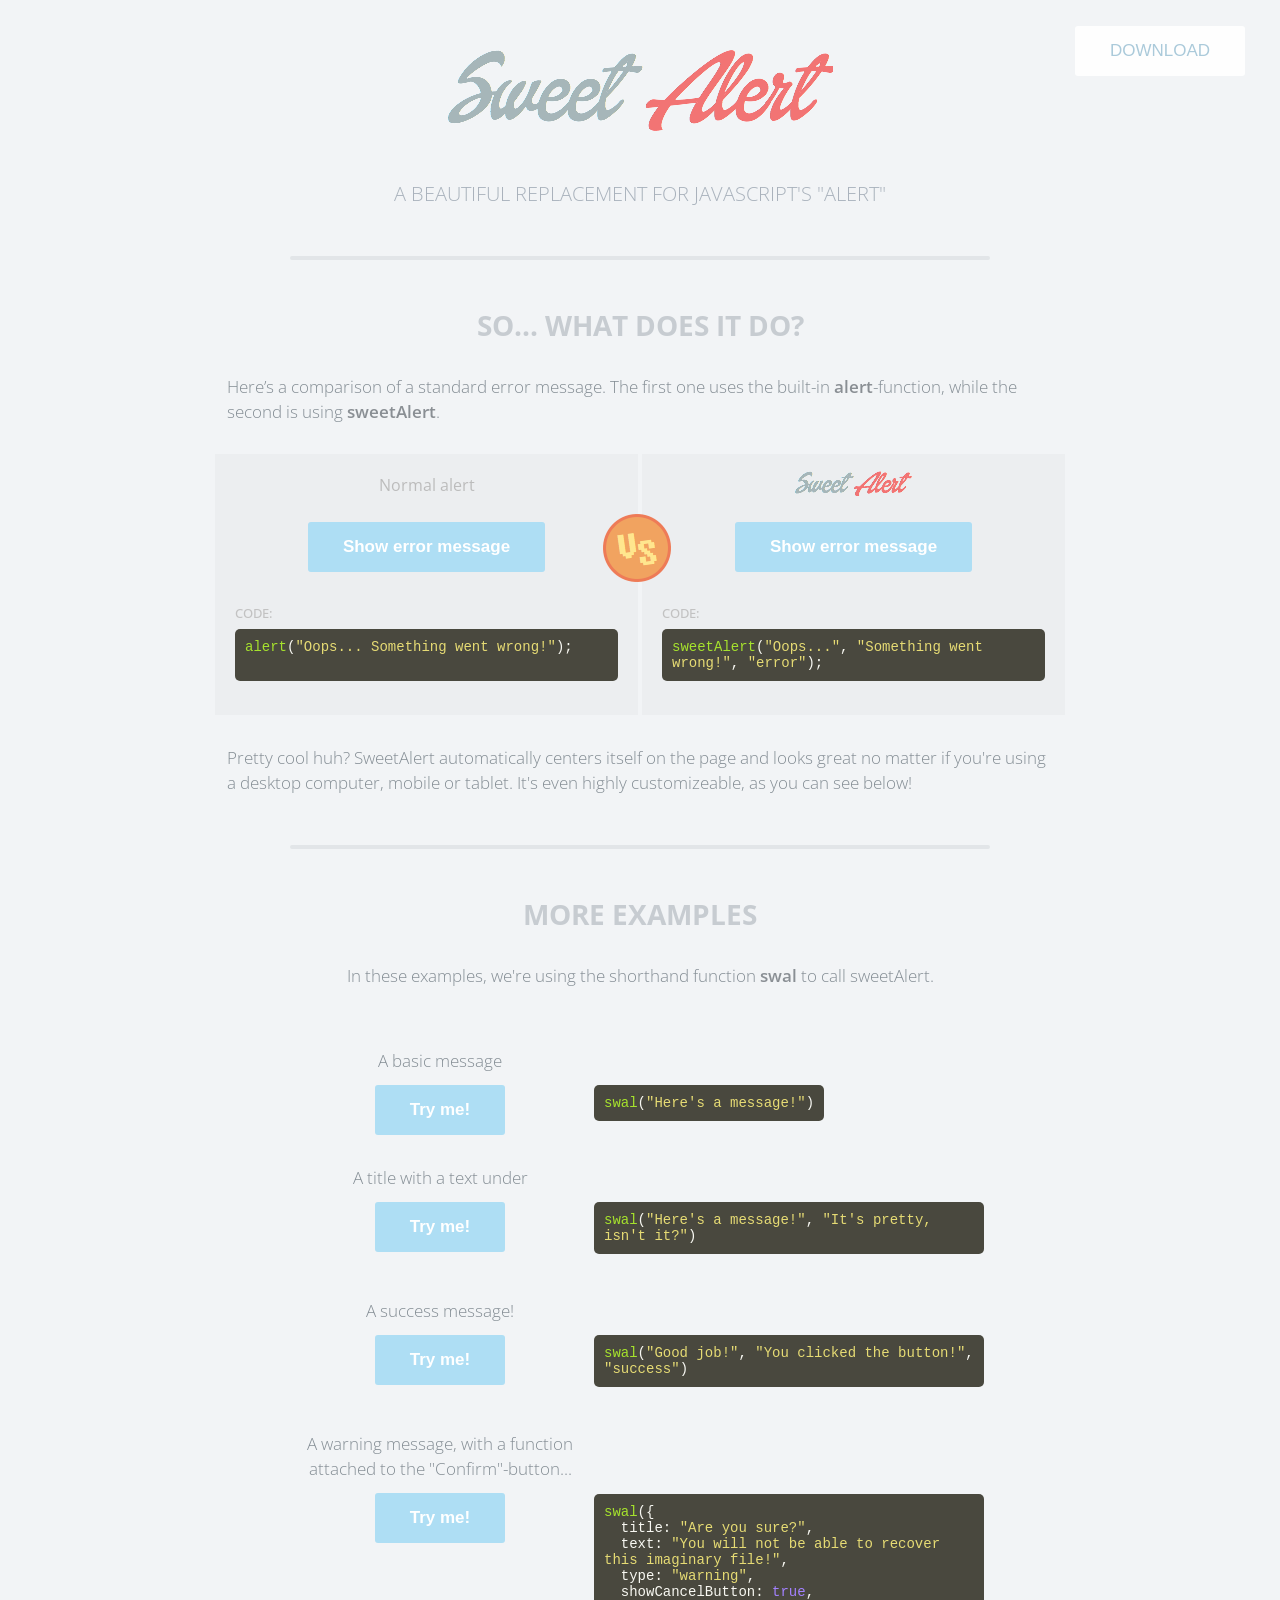
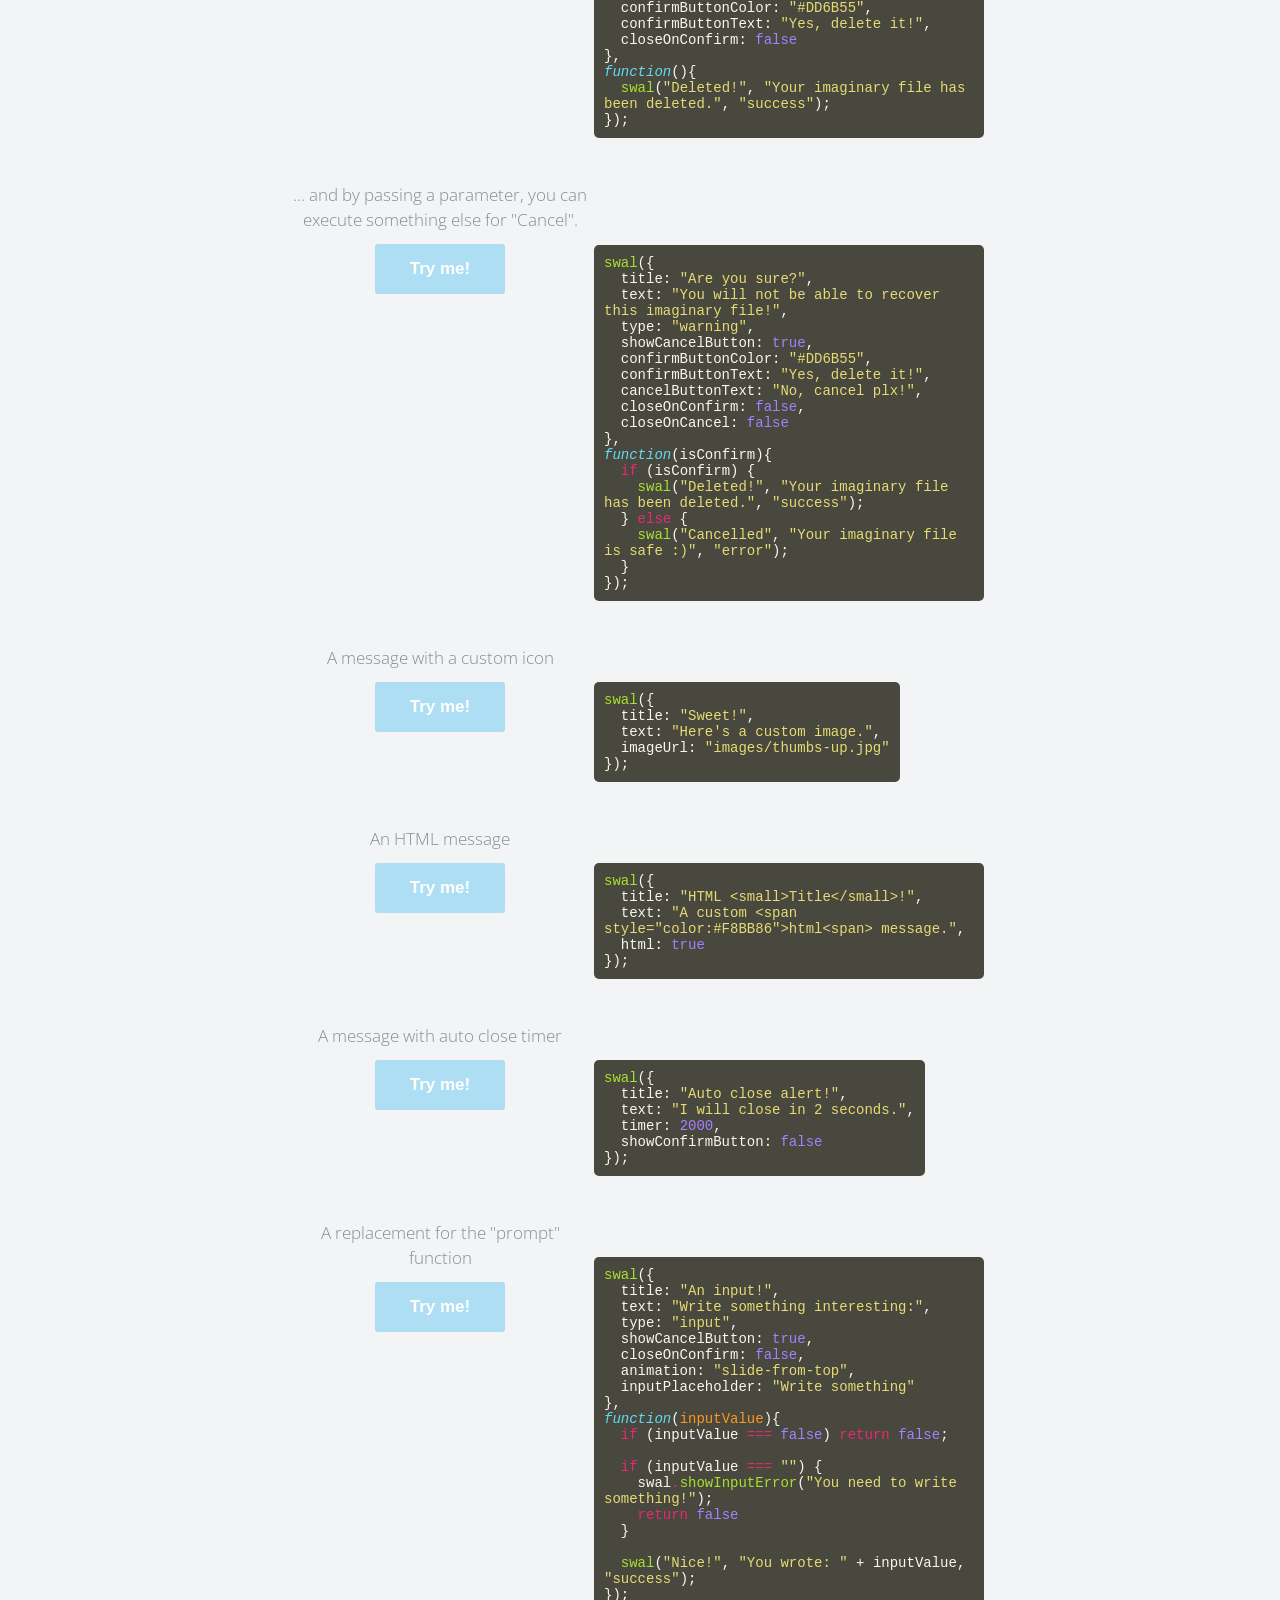
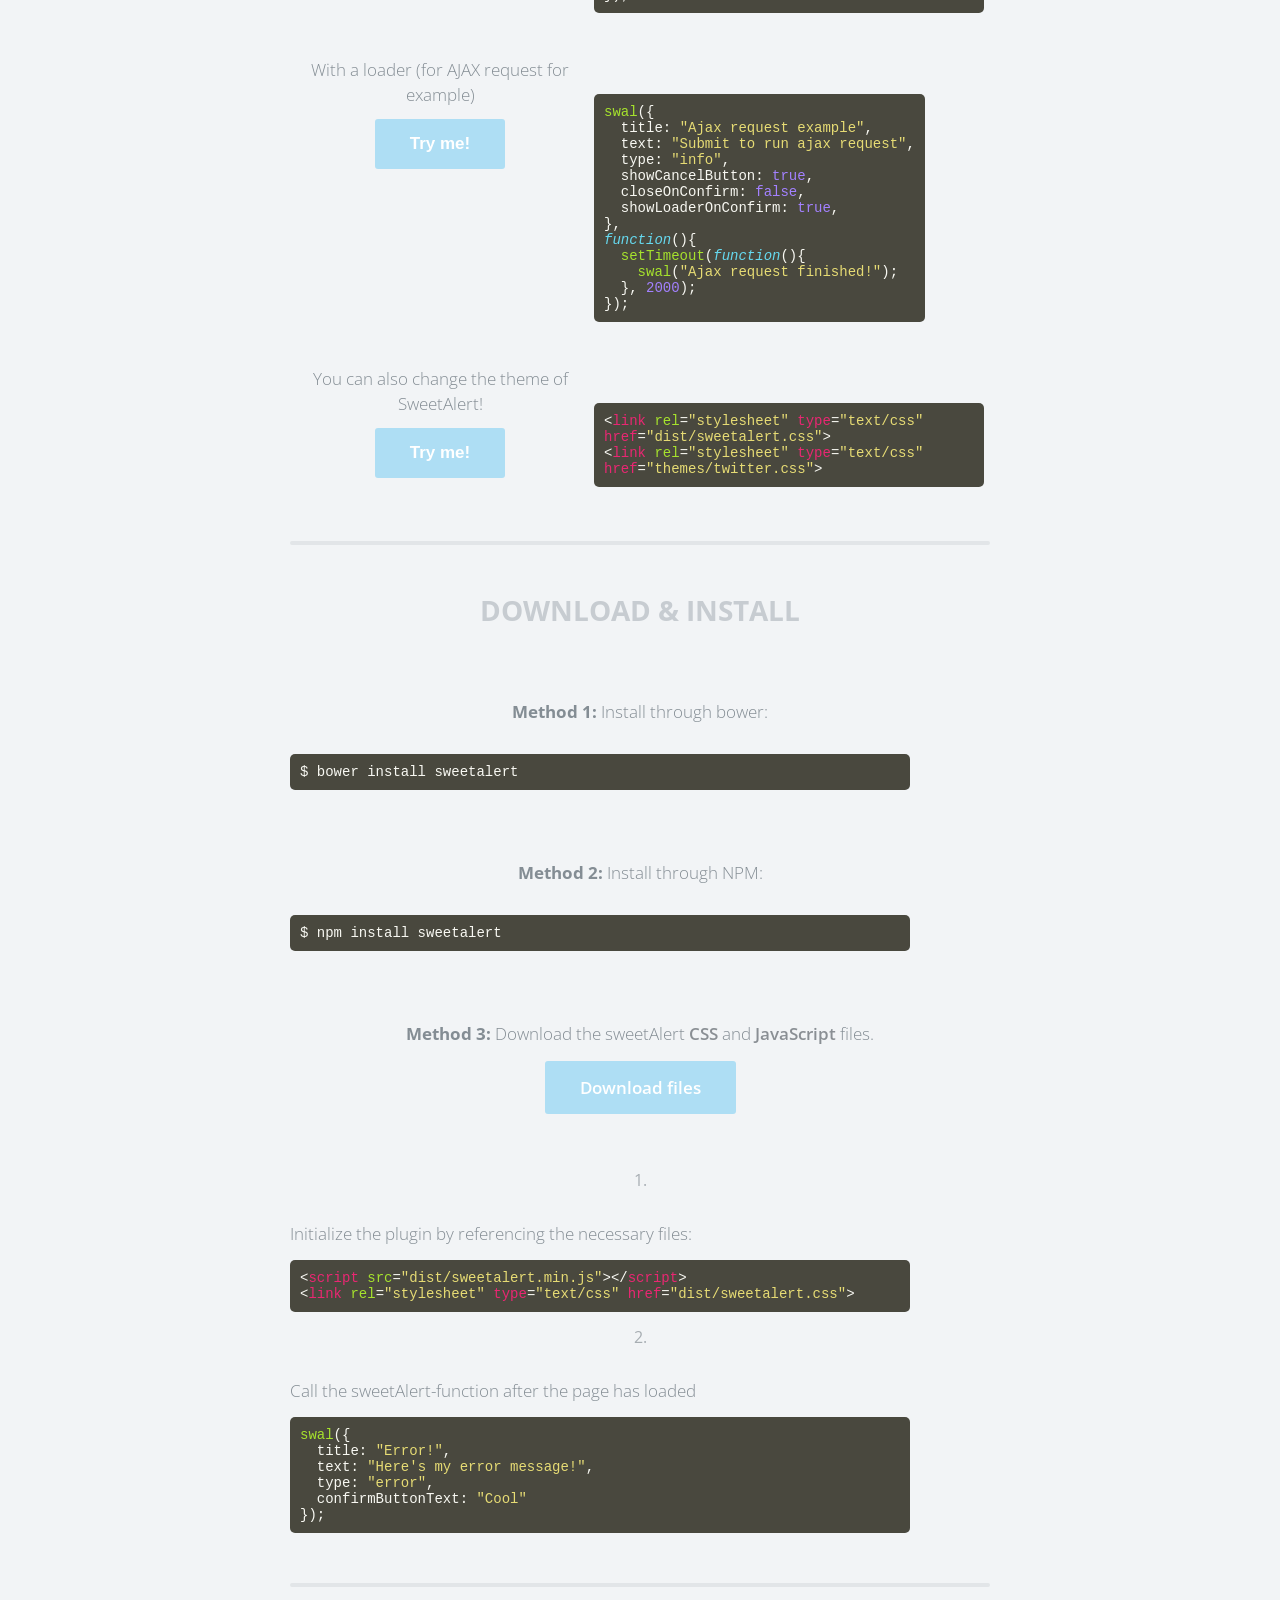
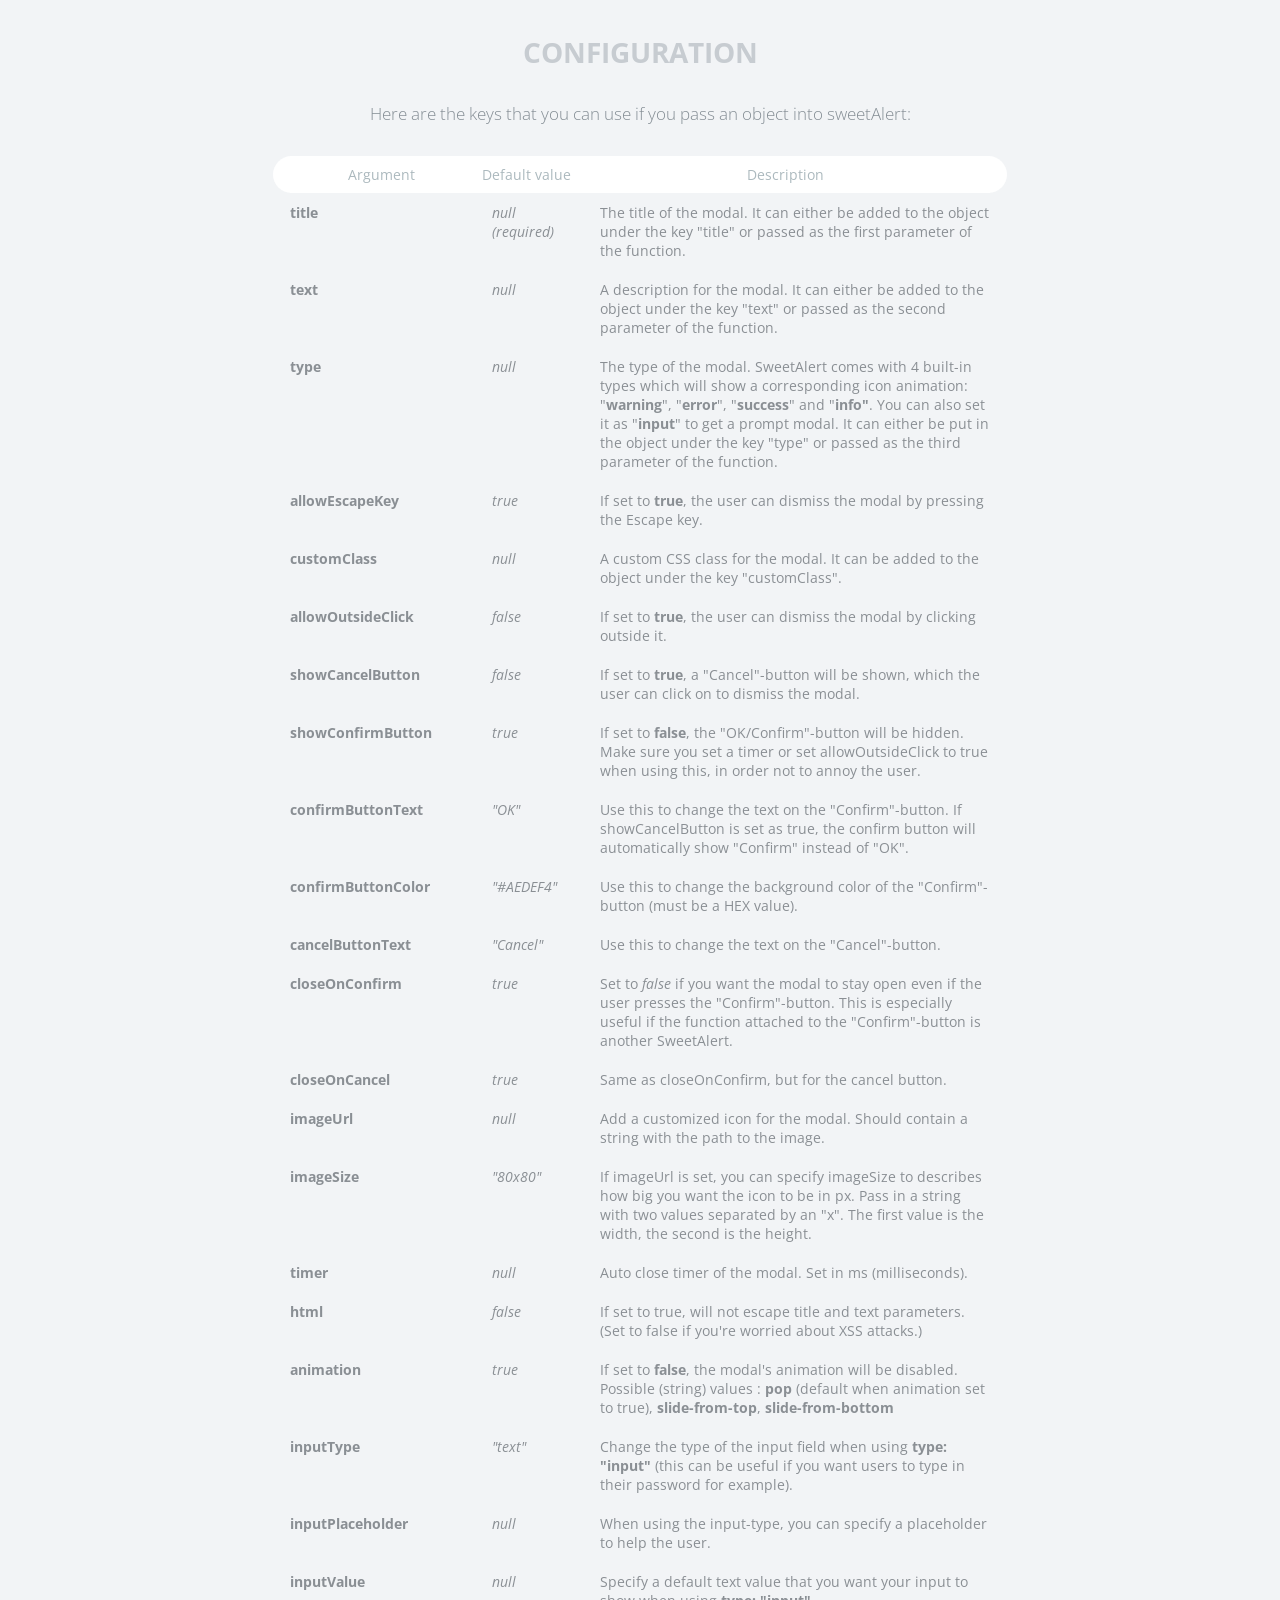
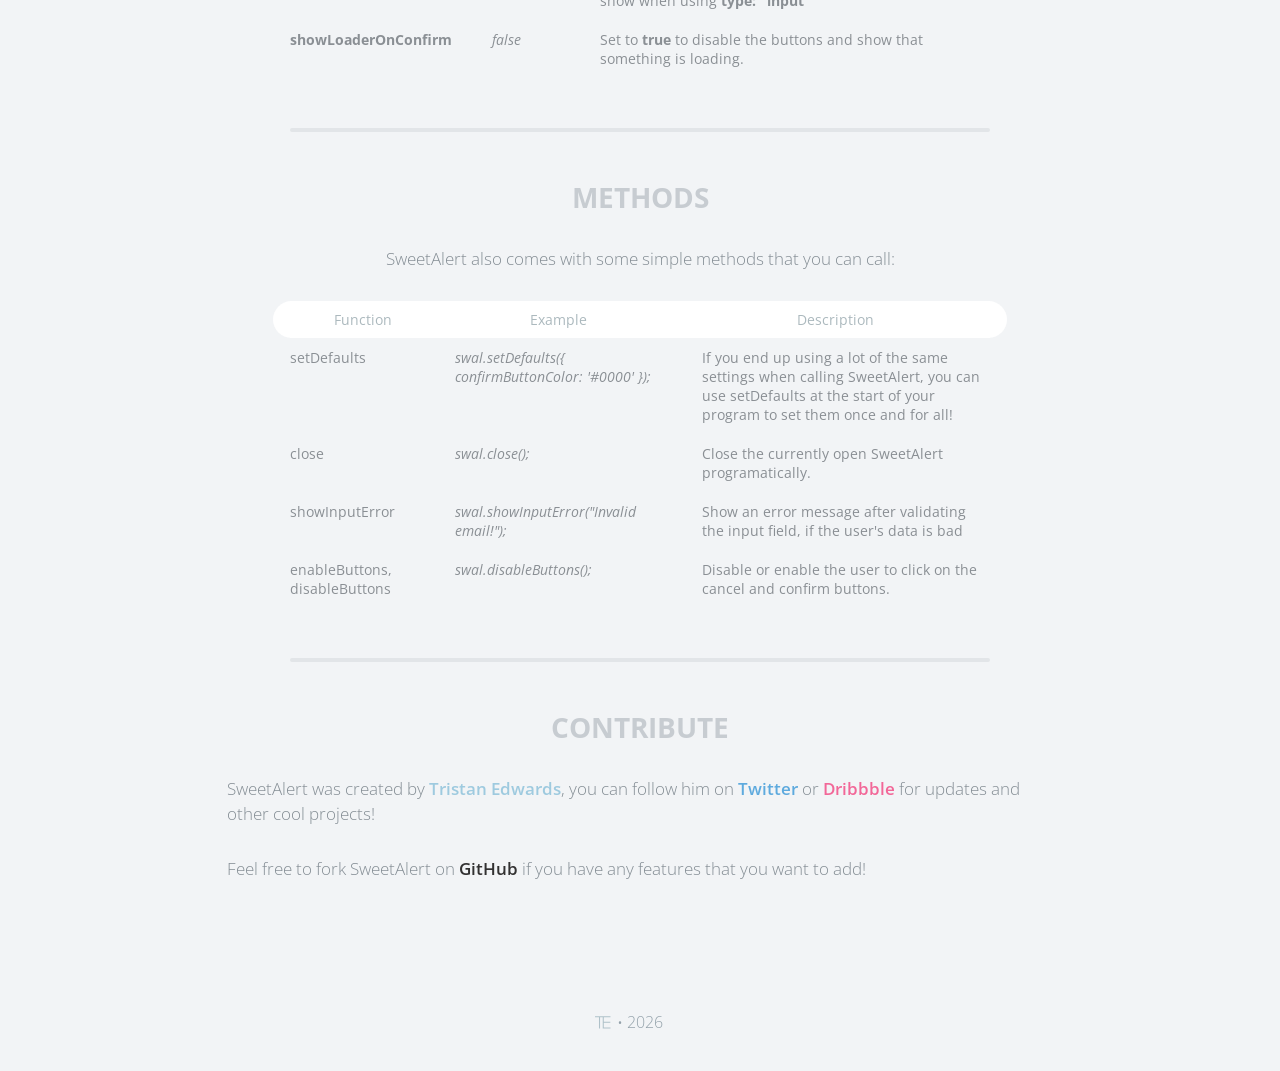
<file: libs/sweetalert/index.html>
<!doctype html>

<html>

<head>
  <meta charset="utf-8">
  <meta name="viewport" content="width=device-width, initial-scale=1, maximum-scale=1, user-scalable=0" />
  <title>SweetAlert</title>

  <link rel="stylesheet" href="example/example.css">
  <script src="https://code.jquery.com/jquery-2.1.3.min.js"></script>

  <!-- This is what you need -->
  <script src="dist/sweetalert-dev.js"></script>
  <link rel="stylesheet" href="dist/sweetalert.css">
  <!--.......................-->

</head>

<body>

<h1>Sweet Alert</h1>
<h2>A beautiful replacement for JavaScript's "Alert"</h2>
<button class="download">Download</button>

<!-- What does it do? -->
<h3>So... What does it do?</h3>
<p>Here’s a comparison of a standard error message. The first one uses the built-in <strong>alert</strong>-function, while the second is using <strong>sweetAlert</strong>.</p>

<div class="showcase normal">
	<h4>Normal alert</h4>
	<button>Show error message</button>

	<h5>Code:</h5>
	<pre><span class="attr">alert</span>(<span class="str">"Oops... Something went wrong!"</span>);

	</pre>

	<div class="vs-icon"></div>
</div>

<div class="showcase sweet">
	<h4>Sweet Alert</h4>
	<button>Show error message</button>

	<h5>Code:</h5>
	<pre><span class="attr">sweetAlert</span>(<span class="str">"Oops..."</span>, <span class="str">"Something went wrong!"</span>, <span class="str">"error"</span>);</pre>
</div>

<p>Pretty cool huh? SweetAlert automatically centers itself on the page and looks great no matter if you're using a desktop computer, mobile or tablet. It's even highly customizeable, as you can see below!</p>


<!-- Examples -->
<h3>More examples</h3>

<p class="center">In these examples, we're using the shorthand function <strong>swal</strong> to call sweetAlert.</p>

<ul class="examples">

	<li class="message">
		<div class="ui">
			<p>A basic message</p>
			<button>Try me!</button>
		</div>
		<pre><span class="attr">swal</span>(<span class="str">"Here's a message!"</span>)</pre>
	</li>

	<li class="title-text">
		<div class="ui">
			<p>A title with a text under</p>
			<button>Try me!</button>
		</div>
		<pre><span class="attr">swal</span>(<span class="str">"Here's a message!"</span>, <span class="str">"It's pretty, isn't it?"</span>)</pre>
	</li>

	<li class="success">
		<div class="ui">
			<p>A success message!</p>
			<button>Try me!</button>
		</div>
		<pre><span class="attr">swal</span>(<span class="str">"Good job!"</span>, <span class="str">"You clicked the button!"</span>, <span class="str">"success"</span>)</pre>
	</li>

	<li class="warning confirm">
		<div class="ui">
			<p>A warning message, with a function attached to the "Confirm"-button...</p>
			<button>Try me!</button>
		</div>
		<pre><span class="attr">swal</span>({
&nbsp;&nbsp;title: <span class="str">"Are you sure?"</span>,
&nbsp;&nbsp;text: <span class="str">"You will not be able to recover this imaginary file!"</span>,
&nbsp;&nbsp;type: <span class="str">"warning"</span>,
&nbsp;&nbsp;showCancelButton: <span class="val">true</span>,
&nbsp;&nbsp;confirmButtonColor: <span class="str">"#DD6B55"</span>,
&nbsp;&nbsp;confirmButtonText: <span class="str">"Yes, delete it!"</span>,
&nbsp;&nbsp;closeOnConfirm: <span class="val">false</span>
},
<span class="func"><i>function</i></span>(){
&nbsp;&nbsp;<span class="attr">swal</span>(<span class="str">"Deleted!"</span>, <span class="str">"Your imaginary file has been deleted."</span>, <span class="str">"success"</span>);
});</pre>
	</li>

	<li class="warning cancel">
		<div class="ui">
			<p>... and by passing a parameter, you can execute something else for "Cancel".</p>
			<button>Try me!</button>
		</div>
		<pre><span class="attr">swal</span>({
&nbsp;&nbsp;title: <span class="str">"Are you sure?"</span>,
&nbsp;&nbsp;text: <span class="str">"You will not be able to recover this imaginary file!"</span>,
&nbsp;&nbsp;type: <span class="str">"warning"</span>,
&nbsp;&nbsp;showCancelButton: <span class="val">true</span>,
&nbsp;&nbsp;confirmButtonColor: <span class="str">"#DD6B55"</span>,
&nbsp;&nbsp;confirmButtonText: <span class="str">"Yes, delete it!"</span>,
&nbsp;&nbsp;cancelButtonText: <span class="str">"No, cancel plx!"</span>,
&nbsp;&nbsp;closeOnConfirm: <span class="val">false</span>,
&nbsp;&nbsp;closeOnCancel: <span class="val">false</span>
},
<span class="func"><i>function</i></span>(isConfirm){
&nbsp;&nbsp;<span class="tag">if</span> (isConfirm) {
&nbsp;&nbsp;&nbsp;&nbsp;<span class="attr">swal</span>(<span class="str">"Deleted!"</span>, <span class="str">"Your imaginary file has been deleted."</span>, <span class="str">"success"</span>);
&nbsp;&nbsp;} <span class="tag">else</span> {
	&nbsp;&nbsp;&nbsp;&nbsp;<span class="attr">swal</span>(<span class="str">"Cancelled"</span>, <span class="str">"Your imaginary file is safe :)"</span>, <span class="str">"error"</span>);
&nbsp;&nbsp;}
});</pre>
	</li>

	<li class="custom-icon">
		<div class="ui">
			<p>A message with a custom icon</p>
			<button>Try me!</button>
		</div>
		<pre><span class="attr">swal</span>({
&nbsp;&nbsp;title: <span class="str">"Sweet!"</span>,
&nbsp;&nbsp;text: <span class="str">"Here's a custom image."</span>,
&nbsp;&nbsp;imageUrl: <span class="str">"images/thumbs-up.jpg"</span>
});</pre>
	</li>

	<li class="message-html">
		<div class="ui">
			<p>An HTML message</p>
			<button>Try me!</button>
		</div>
		<pre><span class="attr">swal</span>({
&nbsp;&nbsp;title: <span class="str">"HTML &lt;small&gt;Title&lt;/small&gt;!"</span>,
&nbsp;&nbsp;text: <span class="str">"A custom &lt;span style="color:#F8BB86"&gt;html&lt;span&gt; message."</span>,
&nbsp;&nbsp;html: <span class="val">true</span>
});</pre>
	</li>

	<li class="timer">
		<div class="ui">
			<p>A message with auto close timer</p>
			<button>Try me!</button>
		</div>
		<pre><span class="attr">swal</span>({
&nbsp;&nbsp;title: <span class="str">"Auto close alert!"</span>,
&nbsp;&nbsp;text: <span class="str">"I will close in 2 seconds."</span>,
&nbsp;&nbsp;timer: <span class="val">2000</span>,
&nbsp;&nbsp;showConfirmButton: <span class="val">false</span>
});</pre>
	</li>


	<li class="input">
		<div class="ui">
			<p>A replacement for the "prompt" function</p>
			<button>Try me!</button>
		</div>
		<pre><span class="attr">swal</span>({
&nbsp;&nbsp;title: <span class="str">"An input!"</span>,
&nbsp;&nbsp;text: <span class="str">"Write something interesting:"</span>,
&nbsp;&nbsp;type: <span class="str">"input"</span>,
&nbsp;&nbsp;showCancelButton: <span class="val">true</span>,
&nbsp;&nbsp;closeOnConfirm: <span class="val">false</span>,
&nbsp;&nbsp;animation: <span class="str">"slide-from-top"</span>,
&nbsp;&nbsp;inputPlaceholder: <span class="str">"Write something"</span>
},
<span class="func"><i>function</i></span>(<span class="arg">inputValue</span>){
&nbsp;&nbsp;<span class="tag">if</span> (inputValue <span class="tag">===</span> <span class="val">false</span>) <span class="tag">return</span> <span class="val">false</span>;
&nbsp;&nbsp;
&nbsp;&nbsp;<span class="tag">if</span> (inputValue <span class="tag">===</span> <span class="str">""</span>) {
&nbsp;&nbsp;&nbsp;&nbsp;swal<span class="tag">.</span><span class="attr">showInputError</span>(<span class="str">"You need to write something!"</span>);
&nbsp;&nbsp;&nbsp;&nbsp;<span class="tag">return</span> <span class="val">false</span>
&nbsp;&nbsp;}
&nbsp;&nbsp;
&nbsp;&nbsp;<span class="attr">swal</span>(<span class="str">"Nice!"</span>, <span class="str">"You wrote: "</span> + inputValue, <span class="str">"success"</span>);
});</pre>
	</li>

  <li class="ajax">
    <div class="ui">
			<p>With a loader (for AJAX request for example)</p>
			<button>Try me!</button>
		</div>
		<pre><span class="attr">swal</span>({
&nbsp;&nbsp;title: <span class="str">"Ajax request example"</span>,
&nbsp;&nbsp;text: <span class="str">"Submit to run ajax request"</span>,
&nbsp;&nbsp;type: <span class="str">"info"</span>,
&nbsp;&nbsp;showCancelButton: <span class="val">true</span>,
&nbsp;&nbsp;closeOnConfirm: <span class="val">false</span>,
&nbsp;&nbsp;showLoaderOnConfirm: <span class="val">true</span>,
},
<span class="func"><i>function</i></span>(){
&nbsp;&nbsp;<span class="attr">setTimeout</span>(<span class="func"><i>function</i></span>(){
&nbsp;&nbsp;&nbsp;&nbsp;<span class="attr">swal</span>(<span class="str">"Ajax request finished!"</span>);
&nbsp;&nbsp;}, <span class="val">2000</span>);
});</pre>
	</li>

	<li class="theme">
		<div class="ui">
			<p>You can also change the theme of SweetAlert!</p>
			<button>Try me!</button>
		</div>
		<pre>&lt;<span class="tag">link</span> <span class="attr">rel</span>=<span class="str">"stylesheet"</span> <span class="tag">type</span>=<span class="str">"text/css"</span> <span class="tag">href</span>=<span class="str">"dist/sweetalert.css"</span>&gt;
			&lt;<span class="tag">link</span> <span class="attr">rel</span>=<span class="str">"stylesheet"</span> <span class="tag">type</span>=<span class="str">"text/css"</span> <span class="tag">href</span>=<span class="str">"themes/twitter.css"</span>&gt;</pre>
	</li>

</ul>


<!-- Download & Install -->
<h3 id="download-section">Download & install</h3>

<div class="center-container">
	<p class="center"><b>Method 1:</b> Install through bower:</p>
	<pre class="center">$ bower install sweetalert</pre>
</div>

<div class="center-container">
	<p class="center"><b>Method 2:</b> Install through NPM:</p>
	<pre class="center">$ npm install sweetalert</pre>
</div>

<p class="center"><b>Method 3:</b> Download the sweetAlert <strong>CSS</strong> and <strong>JavaScript</strong> files.</p>

<a class="button" href="https://github.com/t4t5/sweetalert/archive/master.zip" download>Download files</a>

<ol>
	<li>
		<p>Initialize the plugin by referencing the necessary files:</p>
		<pre>&lt;<span class="tag">script</span> <span class="attr">src</span>=<span class="str">"dist/sweetalert.min.js"</span>&gt;&lt;/<span class="tag">script</span>&gt;
&lt;<span class="tag">link</span> <span class="attr">rel</span>=<span class="str">"stylesheet"</span> <span class="tag">type</span>=<span class="str">"text/css"</span> <span class="tag">href</span>=<span class="str">"dist/sweetalert.css"</span>&gt;</pre>
	</li>

	<li>
		<p>Call the sweetAlert-function after the page has loaded</p>
		<pre><span class="attr">swal</span>({
&nbsp;&nbsp;title: <span class="str">"Error!"</span>,
&nbsp;&nbsp;text: <span class="str">"Here's my error message!"</span>,
&nbsp;&nbsp;type: <span class="str">"error"</span>,
&nbsp;&nbsp;confirmButtonText: <span class="str">"Cool"</span>
});
</pre>
	</li>
</ol>



<!-- Configuration -->
<h3>Configuration</h3>

<p class="center">Here are the keys that you can use if you pass an object into sweetAlert:</p>

<table>
	<tr class="titles">
		<th>
			<div class="border-left"></div>
			Argument
		</th>
		<th>Default value</th>
		<th>
			<div class="border-right"></div>
			Description
		</th>
	</tr>
	<tr>
		<td><b>title</b></td>
		<td><i>null (required)</i></td>
		<td>The title of the modal. It can either be added to the object under the key "title" or passed as the first parameter of the function.</td>
	</tr>
	<tr>
		<td><b>text</b></td>
		<td><i>null</i></td>
		<td>A description for the modal. It can either be added to the object under the key "text" or passed as the second parameter of the function.</td>
	</tr>
	<tr>
		<td><b>type</b></td>
		<td><i>null</i></td>
		<td>The type of the modal. SweetAlert comes with 4 built-in types which will show a corresponding icon animation: "<strong>warning</strong>", "<strong>error</strong>", "<strong>success</strong>" and "<strong>info"</strong>. You can also set it as "<strong>input</strong>" to get a prompt modal. It can either be put in the object under the key "type" or passed as the third parameter of the function.</td>
	</tr>
    <tr>
      <td><b>allowEscapeKey</b></td>
      <td><i>true</i></td>
      <td>If set to <strong>true</strong>, the user can dismiss the modal by pressing the Escape key.</td>
    </tr>
	<tr>
		<td><b>customClass</b></td>
		<td><i>null</i></td>
		<td>A custom CSS class for the modal. It can be added to the object under the key "customClass".</td>
	</tr>
	<tr>
		<td><b>allowOutsideClick</b></td>
		<td><i>false</i></td>
		<td>If set to <strong>true</strong>, the user can dismiss the modal by clicking outside it.</td>
	</tr>
	<tr>
		<td><b>showCancelButton</b></td>
		<td><i>false</i></td>
		<td>If set to <strong>true</strong>, a "Cancel"-button will be shown, which the user can click on to dismiss the modal.</td>
	</tr>
	<tr>
		<td><b>showConfirmButton</b></td>
		<td><i>true</i></td>
		<td>If set to <strong>false</strong>, the "OK/Confirm"-button will be hidden. Make sure you set a timer or set allowOutsideClick to true when using this, in order not to annoy the user.</td>
	</tr>
	<tr>
		<td><b>confirmButtonText</b></td>
		<td><i>"OK"</i></td>
		<td>Use this to change the text on the "Confirm"-button. If showCancelButton is set as true, the confirm button will automatically show "Confirm" instead of "OK".</td>
	</tr>
	<tr>
		<td><b>confirmButtonColor</b></td>
		<td><i>"#AEDEF4"</i></td>
		<td>Use this to change the background color of the "Confirm"-button (must be a HEX value).</td>
	</tr>
	<tr>
		<td><b>cancelButtonText</b></td>
		<td><i>"Cancel"</i></td>
		<td>Use this to change the text on the "Cancel"-button.</td>
	</tr>
	<tr>
		<td><b>closeOnConfirm</b></td>
		<td><i>true</i></td>
		<td>Set to <i>false</i> if you want the modal to stay open even if the user presses the "Confirm"-button. This is especially useful if the function attached to the "Confirm"-button is another SweetAlert.</td>
	</tr>
	<tr>
		<td><b>closeOnCancel</b></td>
		<td><i>true</i></td>
		<td>Same as closeOnConfirm, but for the cancel button.</td>
	</tr>
	<tr>
		<td><b>imageUrl</b></td>
		<td><i>null</i></td>
		<td>Add a customized icon for the modal. Should contain a string with the path to the image.</td>
	</tr>
	<tr>
		<td><b>imageSize</b></td>
		<td><i>"80x80"</i></td>
		<td>If imageUrl is set, you can specify imageSize to describes how big you want the icon to be in px. Pass in a string with two values separated by an "x". The first value is the width, the second is the height.</td>
	</tr>
	<tr>
		<td><b>timer</b></td>
		<td><i>null</i></td>
		<td>Auto close timer of the modal. Set in ms (milliseconds).</td>
	</tr>
	<tr>
		<td><b>html</b></td>
		<td><i>false</i></td>
		<td>If set to true, will not escape title and text parameters. (Set to false if you're worried about XSS attacks.)</td>
	</tr>
	<tr>
		<td><b>animation</b></td>
		<td><i>true</i></td>
		<td>If set to <strong>false</strong>, the modal's animation will be disabled. Possible (string) values : <strong>pop</strong> (default when animation set to true), <strong>slide-from-top</strong>, <strong>slide-from-bottom</strong></td>
	</tr>
	<tr>
		<td><b>inputType</b></td>
		<td><i>"text"</i></td>
		<td>Change the type of the input field when using <strong>type: "input"</strong> (this can be useful if you want users to type in their password for example).</td>
	</tr>
	<tr>
		<td><b>inputPlaceholder</b></td>
		<td><i>null</i></td>
		<td>When using the input-type, you can specify a placeholder to help the user.</td>
	</tr>
	<tr>
		<td><b>inputValue</b></td>
		<td><i>null</i></td>
		<td>Specify a default text value that you want your input to show when using <strong>type: "input"</strong></td>
	</tr>
	<tr>
		<td><b>showLoaderOnConfirm</b></td>
		<td><i>false</i></td>
    <td>Set to <strong>true</strong> to disable the buttons and show that something is loading.</td>
	</tr>
</table>


<!-- Methods -->
<h3>Methods</h3>

<p class="center">SweetAlert also comes with some simple methods that you can call:</p>

<table>
	<tr class="titles">
		<th>
			<div class="border-left"></div>
			Function
		</th>
		<th>Example</th>
		<th>
			<div class="border-right"></div>
			Description
		</th>
	</tr>
	<tr>
		<td>setDefaults</td>
		<td><i>swal.setDefaults({ confirmButtonColor: '#0000' });</i></td>
		<td>If you end up using a lot of the same settings when calling SweetAlert, you can use setDefaults at the start of your program to set them once and for all!</td>
	</tr>
	<tr>
		<td>close</td>
		<td><i>swal.close();</i></td>
		<td>Close the currently open SweetAlert programatically.</td>
	</tr>
	<tr>
		<td>showInputError</td>
		<td><i>swal.showInputError("Invalid email!");</i></td>
		<td>Show an error message after validating the input field, if the user's data is bad</td>
	</tr>
	<tr>
		<td>enableButtons, disableButtons</td>
		<td><i>swal.disableButtons();</i></td>
		<td>Disable or enable the user to click on the cancel and confirm buttons.</td>
	</tr>
</table>



<!-- Contribute -->
<h3>Contribute</h3>
<p>SweetAlert was created by <a href="http://tristanedwards.me" target="_blank">Tristan Edwards</a>, you can follow him on <a href="https://twitter.com/t4t5" target="_blank" class="twitter">Twitter</a> or <a href="https://dribbble.com/tristanedwards" target="_blank" class="dribbble">Dribbble</a> for updates and other cool projects!</p>
<p>Feel free to fork SweetAlert on <a href="https://github.com/t4t5/sweetalert" class="github">GitHub</a> if you have any features that you want to add!</p>


<footer>
	<span class="te-logo">TE</span> • <script>document.write(new Date().getFullYear())</script>
</footer>


<script>

document.querySelector('button.download').onclick = function(){
	$("html, body").animate({ scrollTop: $("#download-section").offset().top }, 1000);
};

document.querySelector('.showcase.normal button').onclick = function(){
	alert("Oops... Something went wrong!");
};

document.querySelector('.showcase.sweet button').onclick = function(){
	swal("Oops...", "Something went wrong!", "error");
};

document.querySelector('ul.examples li.message button').onclick = function(){
	swal("Here's a message!");
};

document.querySelector('ul.examples li.timer button').onclick = function(){
	swal({
		title: "Auto close alert!",
		text: "I will close in 2 seconds.",
		timer: 2000,
		showConfirmButton: false
	});
};

document.querySelector('ul.examples li.title-text button').onclick = function(){
	swal("Here's a message!", "It's pretty, isn't it?");
};

document.querySelector('ul.examples li.success button').onclick = function(){
	swal("Good job!", "You clicked the button!", "success");
};

document.querySelector('ul.examples li.warning.confirm button').onclick = function(){
	swal({
		title: "Are you sure?",
		text: "You will not be able to recover this imaginary file!",
		type: "warning",
		showCancelButton: true,
		confirmButtonColor: '#DD6B55',
		confirmButtonText: 'Yes, delete it!',
		closeOnConfirm: false
	},
	function(){
		swal("Deleted!", "Your imaginary file has been deleted!", "success");
	});
};

document.querySelector('ul.examples li.warning.cancel button').onclick = function(){
	swal({
		title: "Are you sure?",
		text: "You will not be able to recover this imaginary file!",
		type: "warning",
		showCancelButton: true,
		confirmButtonColor: '#DD6B55',
		confirmButtonText: 'Yes, delete it!',
		cancelButtonText: "No, cancel plx!",
		closeOnConfirm: false,
		closeOnCancel: false
	},
	function(isConfirm){
    if (isConfirm){
      swal("Deleted!", "Your imaginary file has been deleted!", "success");
    } else {
      swal("Cancelled", "Your imaginary file is safe :)", "error");
    }
	});
};

document.querySelector('ul.examples li.custom-icon button').onclick = function(){
	swal({
		title: "Sweet!",
		text: "Here's a custom image.",
		imageUrl: 'example/images/thumbs-up.jpg'
	});
};

document.querySelector('ul.examples li.message-html button').onclick = function(){
	swal({
		title: "HTML <small>Title</small>!",
		text: 'A custom <span style="color:#F8BB86">html<span> message.',
		html: true
	});
};

document.querySelector('ul.examples li.input button').onclick = function(){
	swal({
		title: "An input!",
		text: 'Write something interesting:',
		type: 'input',
		showCancelButton: true,
		closeOnConfirm: false,
		animation: "slide-from-top",
		inputPlaceholder: "Write something",
	},
	function(inputValue){
		if (inputValue === false) return false;

		if (inputValue === "") {
			swal.showInputError("You need to write something!");
			return false;
		}
    
		swal("Nice!", 'You wrote: ' + inputValue, "success");

	});
};

document.querySelector('ul.examples li.theme button').onclick = function() {
	swal({
		title: "Themes!",
		text: "Here's the Twitter theme for SweetAlert!",
		confirmButtonText: "Cool!",
		customClass: 'twitter'
	});
};

document.querySelector('ul.examples li.ajax button').onclick = function() {
  swal({
    title: 'Ajax request example',
    text: 'Submit to run ajax request',
    type: 'info',
    showCancelButton: true,
    closeOnConfirm: false,
    showLoaderOnConfirm: true,
  }, function(){
    setTimeout(function() {
      swal('Ajax request finished!');
    }, 2000);
  });
};

</script>



</body>

</html>
</file>
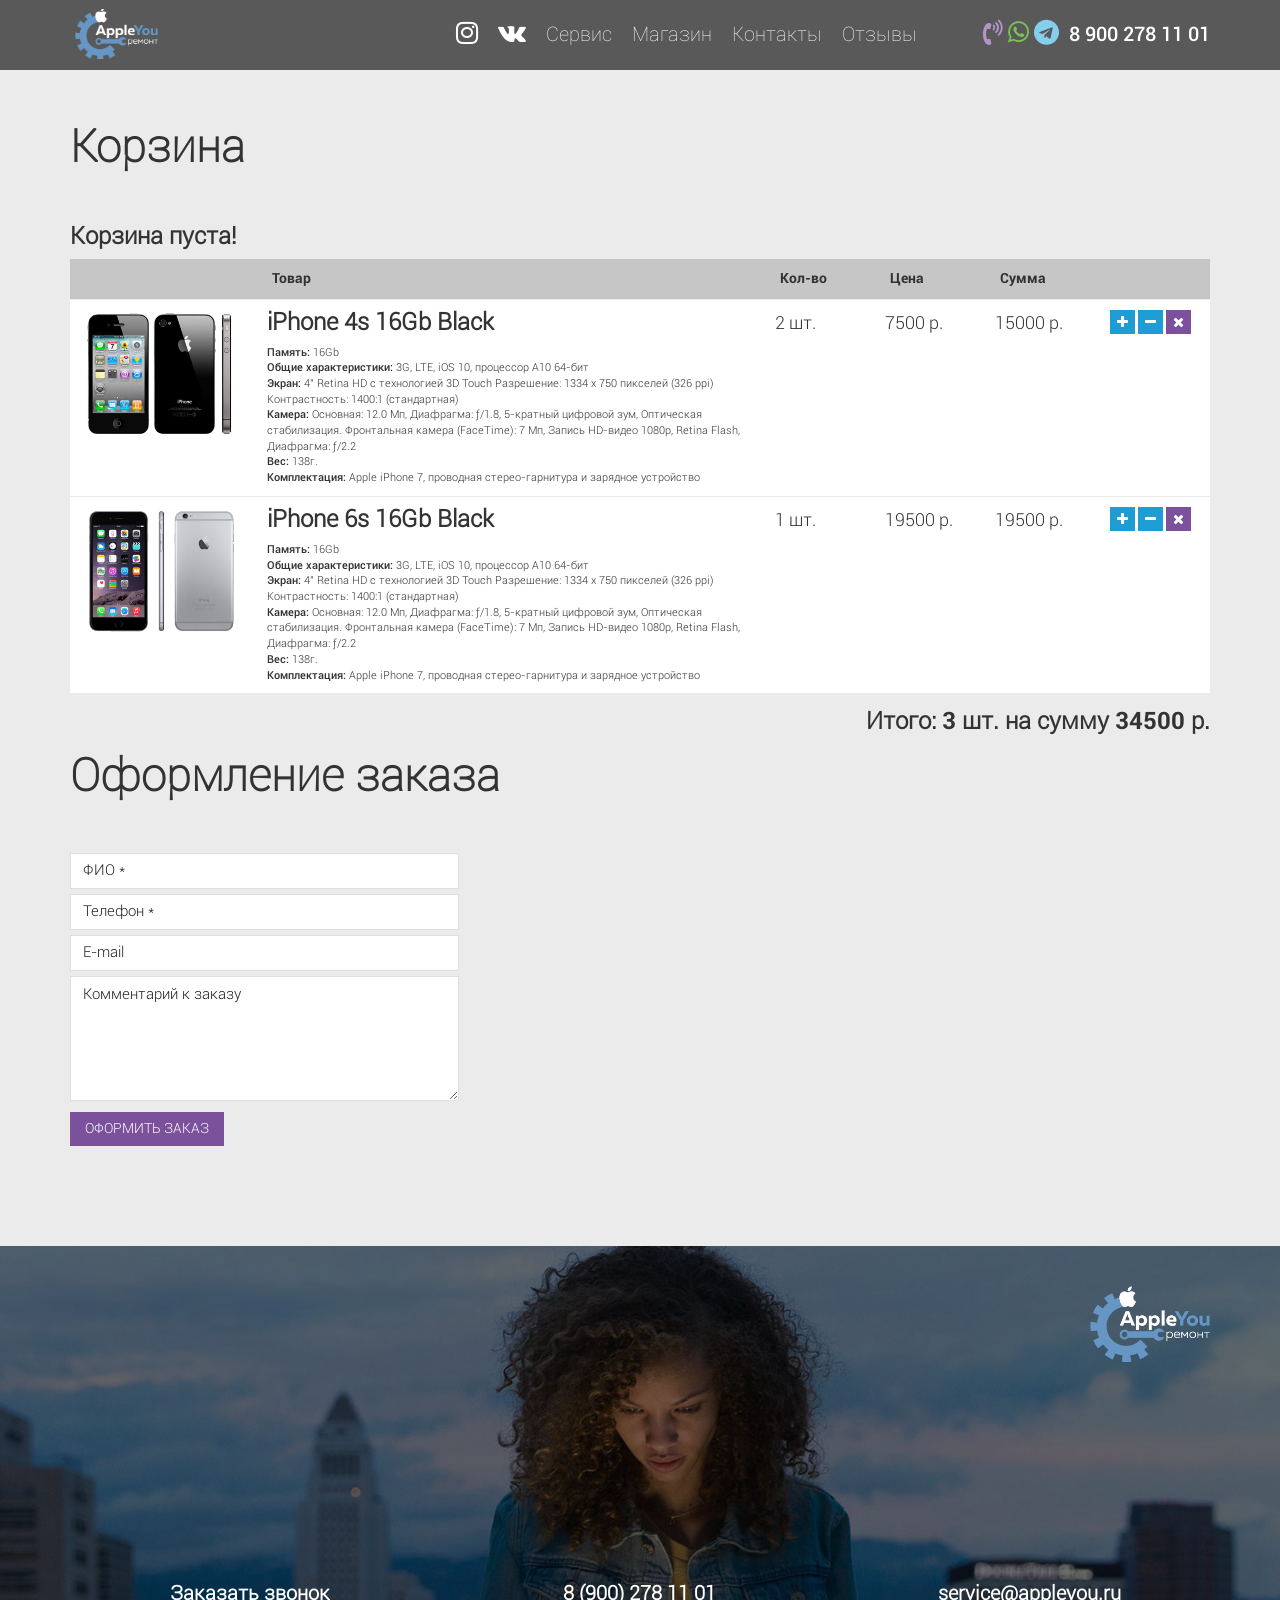
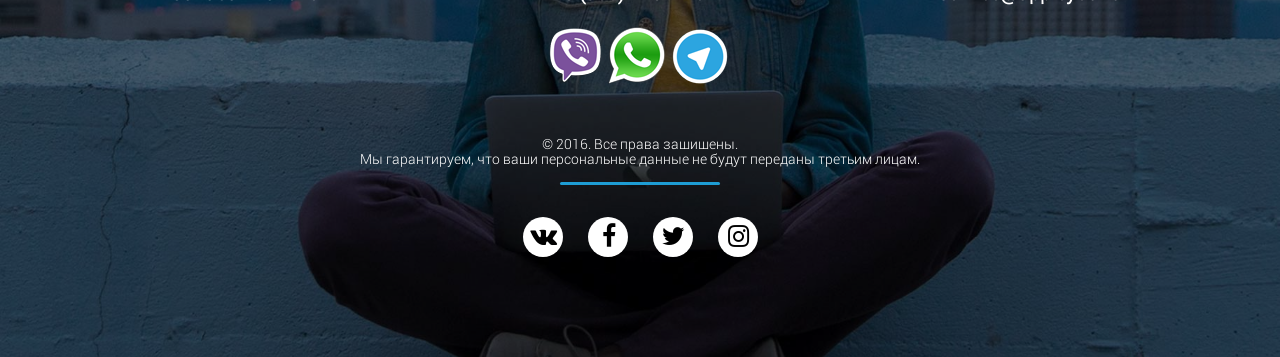
<file: cart.html>
<!doctype html>
<html lang="ru">
<head>
  <meta charset="UTF-8">
  <meta name="keywords" content="AppleYou.ru">
  <meta name="description" content="">
  <meta name="author" content="Karamanskyi Stas">
  <meta name="robots" content="index, follow">
  <!-- Картинка появляющаяся в социальных сетях, при отправке ссылки на сайт в сообщении или на стену -->
  <meta property="og:image" content="images/logo.png">
  <!-- init viewport -->
  <meta name="viewport" content="width=device-width, initial-scale=1.0">
  <!-- Icon For Apple Devices -->
  <link rel="apple-touch-icon-precomposed" sizes="114x114" href="images/apple-touch-icon-144.jpg">
  <link rel="apple-touch-icon-precomposed" sizes="72x72" href="images/apple-touch-icon-72.jpg">
  <link rel="apple-touch-icon-precomposed" href="images/apple-touch-icon-144.jpg">

  <!-- head stylesheets -->
  <style type="text/css">
    /*стили header*/

  </style>

  <!-- stylesheets -->
  <link rel="stylesheet" href="css/fonts.css">
  <link rel="stylesheet" href="css/header.css">
  <link rel="stylesheet" href="css/libs.css">
  <link rel="stylesheet" href="css/animate.css">

  <script>
    (function(i,s,o,g,r,a,m){i['GoogleAnalyticsObject']=r;i[r]=i[r]||function(){
        (i[r].q=i[r].q||[]).push(arguments)},i[r].l=1*new Date();a=s.createElement(o),
      m=s.getElementsByTagName(o)[0];a.async=1;a.src=g;m.parentNode.insertBefore(a,m)
    })(window,document,'script','https://www.google-analytics.com/analytics.js','ga');

    ga('create', 'UA-91419085-1', 'auto');
    ga('send', 'pageview');

  </script>


  <title>Корзина | AppleYou.ru</title>
</head>
<body id="to-top" data-spy="scroll" data-target=".navigation" data-offset="50">


<div class="header-wrap">
  <div class="container-fluid no-padding">
    <div class="header">
      <div id="open-menu">
        <span></span><span></span>
        <span></span><span></span>
        <span></span><span></span>
      </div><!-- open-menu -->
      <!--<span class="cart-wrap__count">3</span>-->
      <div class="container">
        <div class="row">
          <div class="col-lg-1 col-md-1 col-sm-1">
            <div class="logo">
              <a href="#to-top"></a>
            </div><!-- logo -->
          </div>
          <div class="col-lg-8 col-md-8 col-sm-12">
            <div class="head-menu">
              <ul>
                <li><a href="../#reviews">Отзывы</a></li>
                <li><a href="../#contacts">Контакты</a></li>
                <li><a href="store.html">Магазин</a></li>
                <li><a href="../#service">Сервис</a></li>
                <li><a href="https://vk.com/ozstore" target="_blank"><i class="fa fa-vk"></i></a></li>
                <li><a href="https://www.instagram.com/ozstores/" target="_blank"><i class="fa fa-instagram"></i></a></li>
              </ul>
            </div><!-- head-menu -->
          </div>
          <div class="col-lg-3 col-md-3">
            <div class="header__callback">
              <ul>
                <li><span><i class="fa fa-volume-control-phone"></i>&nbsp;<i class="fa fa-whatsapp"></i>&nbsp;<i class="fa fa-telegram"></i>&nbsp;&nbsp;8 900 278 11 01</span></li>
                <!--<li><a href="#callback" class="popup callback-btn">Заказать звонок</a></li>-->
              </ul>
            </div>
          </div>
        </div><!-- row -->
      </div><!-- container -->
    </div><!-- header -->
  </div>
</div><!-- header-wrap -->

<div class="cart">
  <div class="container">
    <div class="row">
      <div class="col-sm-12">
        <h2>Корзина</h2>
        <div class="cart__table">

          <h3 class="cart__empty">Корзина пуста!</h3>
          <table>
            <tr>
              <th></th>
              <th>Товар</th>
              <th>Кол-во</th>
              <th>Цена</th>
              <th>Сумма</th>
              <th></th>
            </tr>
            <tr>
              <td><img src="images/store/4s-black.png" alt=""/></td>
              <td>
                <h3>iPhone 4s 16Gb Black</h3>
                <div class="cart__description">
                  <ul>
                    <li><span>Память: </span>16Gb</li>
                    <li><span>Общие характеристики: </span>3G, LTE, iOS 10, процессор А10 64-бит</li>
                    <li><span>Экран: </span>4" Retina HD с технологией 3D Touch Разрешение: 1334 x 750 пикселей (326 ppi)
                      Контрастность: 1400:1 (стандартная)</li>
                    <li><span>Камера: </span>Основная: 12.0 Мп, Диафрагма: ƒ/1.8, 5-кратный цифровой зум, Оптическая стабилизация.
                      Фронтальная камера (FaceTime): 7 Мп, Запись HD-видео 1080p, Retina Flash, Диафрагма: ƒ/2.2</li>
                    <li><span>Вес: </span>138г.</li>
                    <li><span>Комплектация: </span>Apple iPhone 7, проводная стерео-гарнитура и зарядное устройство</li>
                  </ul>
                </div><!-- sItem__description -->
              </td>
              <td class="cart__kol-vo"><span>2</span>&nbsp;шт.</td>
              <td class="cart__price"><span>7500</span>&nbsp;р.</td>
              <td class="cart__sum"><span>15000</span>&nbsp;р.</td>
              <td class="action">
                <a href="#" class="cart__action-btn plus" title="Увеличить количество"><i class="fa fa-plus"></i></a>
                <a href="#" class="cart__action-btn minus" title="Уменьшить количество"><i class="fa fa-minus"></i></a>
                <a href="#" class="cart__action-btn delete" title="Удалить"><i class="fa fa-close"></i></a>
              </td>
            </tr>
            <tr>
              <td><img src="images/store/6-gray.png" alt=""/></td>
              <td>
                <h3>iPhone 6s 16Gb Black</h3>
                <div class="cart__description">
                  <ul>
                    <li><span>Память: </span>16Gb</li>
                    <li><span>Общие характеристики: </span>3G, LTE, iOS 10, процессор А10 64-бит</li>
                    <li><span>Экран: </span>4" Retina HD с технологией 3D Touch Разрешение: 1334 x 750 пикселей (326 ppi)
                      Контрастность: 1400:1 (стандартная)</li>
                    <li><span>Камера: </span>Основная: 12.0 Мп, Диафрагма: ƒ/1.8, 5-кратный цифровой зум, Оптическая стабилизация.
                      Фронтальная камера (FaceTime): 7 Мп, Запись HD-видео 1080p, Retina Flash, Диафрагма: ƒ/2.2</li>
                    <li><span>Вес: </span>138г.</li>
                    <li><span>Комплектация: </span>Apple iPhone 7, проводная стерео-гарнитура и зарядное устройство</li>
                  </ul>
                </div><!-- sItem__description -->
              </td>
              <td class="cart__kol-vo"><span>1</span>&nbsp;шт.</td>
              <td class="cart__price"><span>19500</span>&nbsp;р.</td>
              <td class="cart__sum"><span>19500</span>&nbsp;р.</td>
              <td class="action">
                <a href="#" class="cart__action-btn plus" title="Увеличить количество"><i class="fa fa-plus"></i></a>
                <a href="#" class="cart__action-btn minus" title="Уменьшить количество"><i class="fa fa-minus"></i></a>
                <a href="#" class="cart__action-btn delete" title="Удалить"><i class="fa fa-close"></i></a>
              </td>
            </tr>
          </table>
        </div><!-- cart__table -->
      </div>
    </div>
    <div class="row">
      <div class="col-sm-12">
        <div class="cart__total">
          <h3>Итого: <span class="total-count">3</span>&nbsp;шт. на сумму <span class="total">0</span>&nbsp;р.</h3>
        </div>
      </div>
    </div>
    <div class="row">
      <div class="col-md-6">
        <div class="cart__form">
          <h2>Оформление заказа</h2>
          <form action="#" id="cart__form" method="post">

            <input type="hidden" name="goods" value="">
            <input type="hidden" name="sum" value="">

            <input type="text" name="name" placeholder="ФИО *" required="required"/>
            <input type="text" name="phone" placeholder="Телефон *" required="required"/>
            <input type="email" name="email" placeholder="E-mail" />
            <textarea name="message" placeholder="Комментарий к заказу"></textarea>

            <button type="submit" class="cart__btn" name="cartOrder">Оформить заказ</button>
          </form>
        </div>
      </div>
    </div>
  </div>
</div><!-- cart -->


<div class="footer-wrapper">
  <div class="footer">
    <div class="container">
      <div class="row">
        <div class="col-sm-12">
          <div class="footer__logo">
            <img src="images/logo.png" alt="ремонт iphone в краснодаре дешево">
          </div><!-- footer__logo -->
        </div>
      </div>
      <div class="row">
        <div class="footer__phones phones">
          <div class="col-sm-4">
            <div class="phones__item">
              <h4><a href="#callback" class="popup">Заказать звонок</a></h4>
            </div>
          </div>
          <div class="col-sm-4">
            <div class="phones__item">
              <h4>8 (900) 278 11 01</h4>
              <br/>
              <a href="tel:89002781101" style="border-bottom: none;"><img src="images/viber_icons.png" alt=""></a>
            </div>
          </div>
          <div class="col-sm-4">
            <div class="phones__item">
              <h4>service@appleyou.ru</h4>
            </div>
          </div>
        </div><!-- footer__phones -->
      </div><!-- row -->
      <div class="row">
        <div class="col-sm-12">
          <div class="footer__copy">
            <p>&copy; 2016. Все права защищены.<br/>Мы гарантируем, что ваши персональные данные не будут переданы третьим лицам.</p>
          </div>
        </div>
      </div>
      <div class="row">
        <div class="col-sm-12">
          <div class="footer__social">
            <ul>
              <li><a href="https://vk.com/ozstore" target="_blank"><i class="fa fa-vk"></i></a></li>
              <li><a href="#" target="_blank"><i class="fa fa-facebook"></i></a></li>
              <li><a href="#" target="_blank"><i class="fa fa-twitter"></i></a></li>
              <li><a href="#" target="_blank"><i class="fa fa-instagram"></i></a></li>
            </ul>
          </div>
        </div>
      </div>
    </div><!-- footer -->
  </div>
</div>


<!-- popup forms -->

<div id="callback" class="popup-form-wrapper gallery-form mfp-hide">
  <div class="close">
    <i class="fa fa-times"></i>
  </div><!-- close -->
  <div class="popup-form">
    <div class="popup-form__head">
      <h3>Заполните форму</h3>
      <p>и мы скоро свяжемся с Вами</p>
    </div>
    <div class="popup-form__form">
      <form action="#" id="callback-form" method="post">
        <input type="text" name="name" placeholder="Имя *" required="required"/>
        <input type="text" name="phone" placeholder="Телефон *" required="required"/>
        <input type="hidden" name="flag" value="callback"/>
        <button type="submit" name="callback-submit" class="popup-form__btn">Отправить</button>
      </form>
      <p>Обработка ваших персональных данных строго конфиденциальна.</p>
    </div>
  </div>
</div><!-- #callback -->

<!-- end popup forms -->

<div class="success">
  <h3>Заявка принята в обработку. Ожидайте звонка менеджера. <br/>Спасибо за заказ!</h3>
</div>
<div class="error">
  <h3>Ошибка! Попробуйте еще раз или свяжитесь с нами при помощи телефона. Спасибо за понимание.</h3>
</div>

<!-- styles -->
<link rel="stylesheet" href="css/style.css">
<link rel="stylesheet" href="css/magnific-popup.min.css">

<!-- scripts -->
<script src="js/libs.min.js"></script>
<script src="js/wow.min.js"></script>
<script src="js/common.js"></script>

<!-- Код тега ремаркетинга Google -->
<!--------------------------------------------------
С помощью тега ремаркетинга запрещается собирать информацию, по которой можно идентифицировать личность пользователя. Также запрещается размещать тег на страницах с контентом деликатного характера. Подробнее об этих требованиях и о настройке тега читайте на странице http://google.com/ads/remarketingsetup.
--------------------------------------------------->
<script type="text/javascript">
  /* <![CDATA[ */
  var google_conversion_id = 863367975;
  var google_custom_params = window.google_tag_params;
  var google_remarketing_only = true;
  /* ]]> */
</script>
<script type="text/javascript" src="//www.googleadservices.com/pagead/conversion.js">  </script>
<noscript>
  <div style="display:inline;">
    <img height="1" width="1" style="border-style:none;" alt="" src="//googleads.g.doubleclick.net/pagead/viewthroughconversion/863367975/?guid=ON&amp;script=0"/>
  </div>
</noscript>

</body>
</html>
</file>
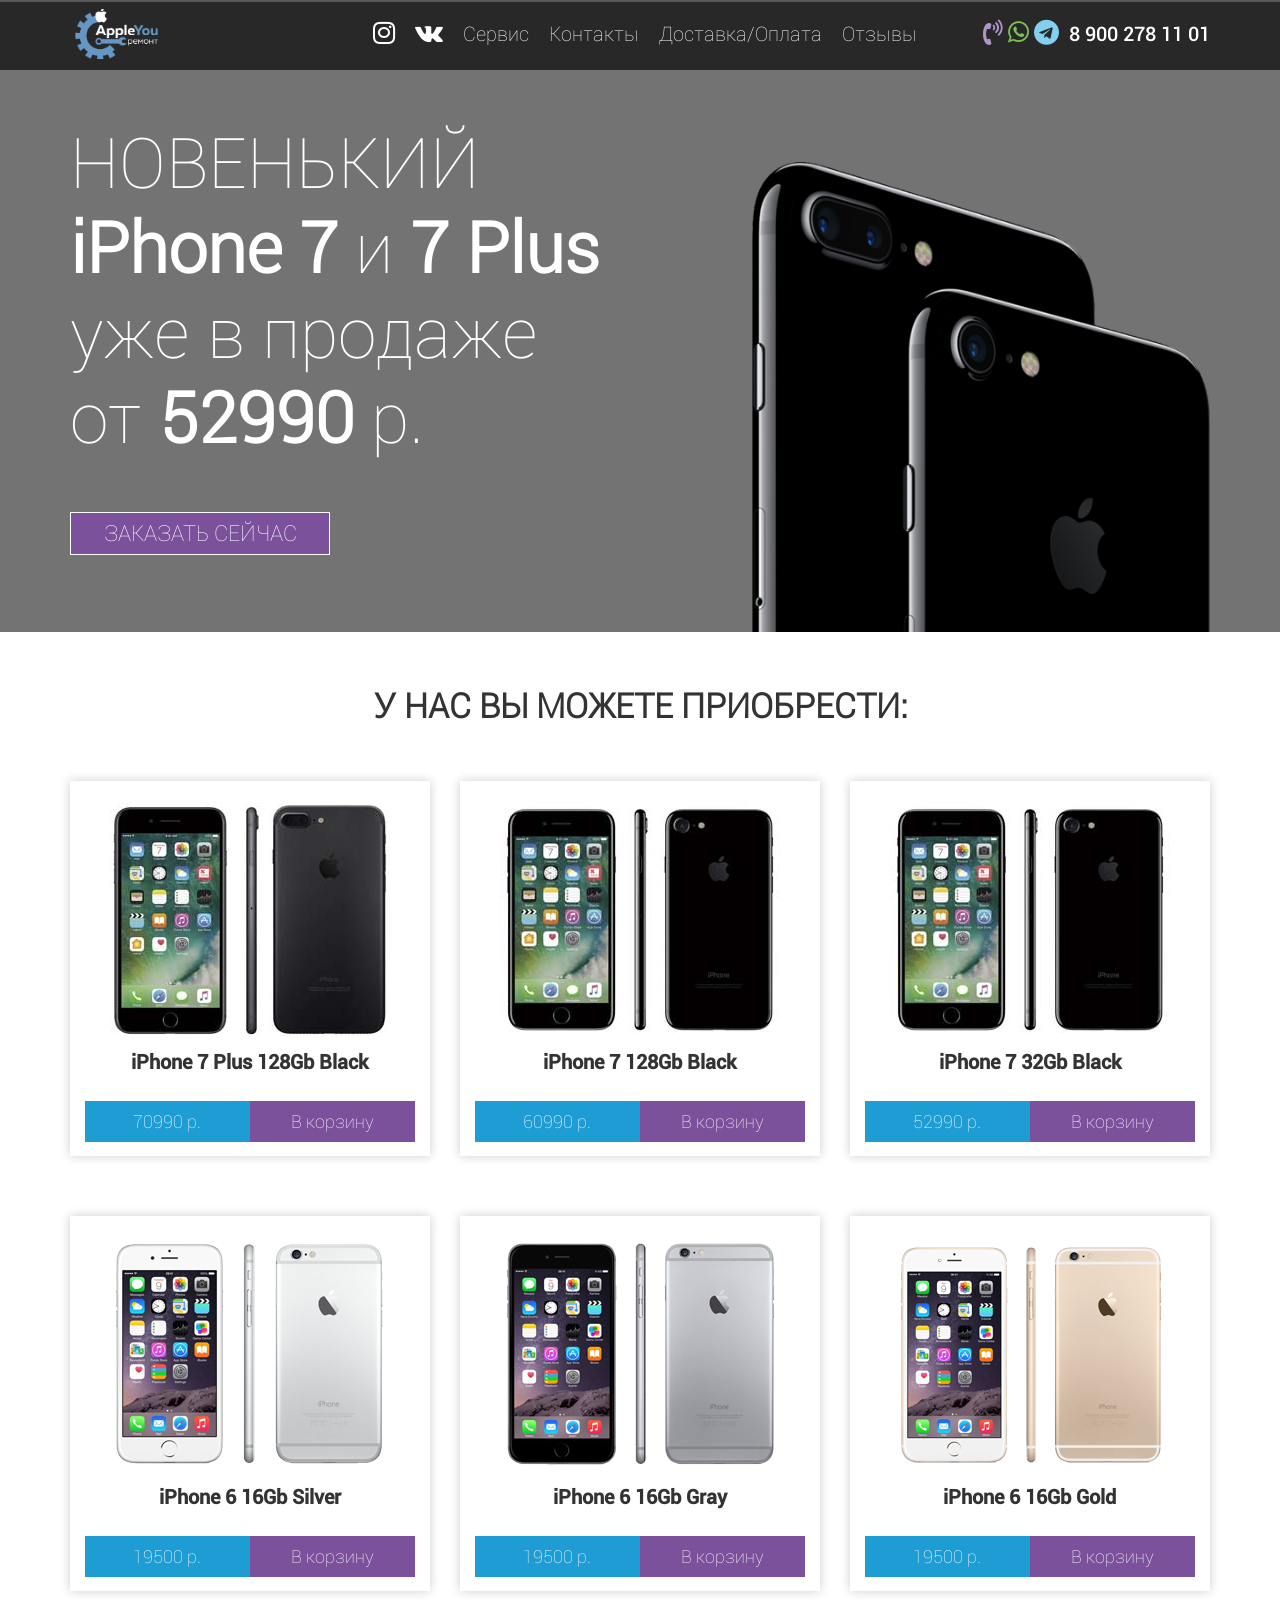
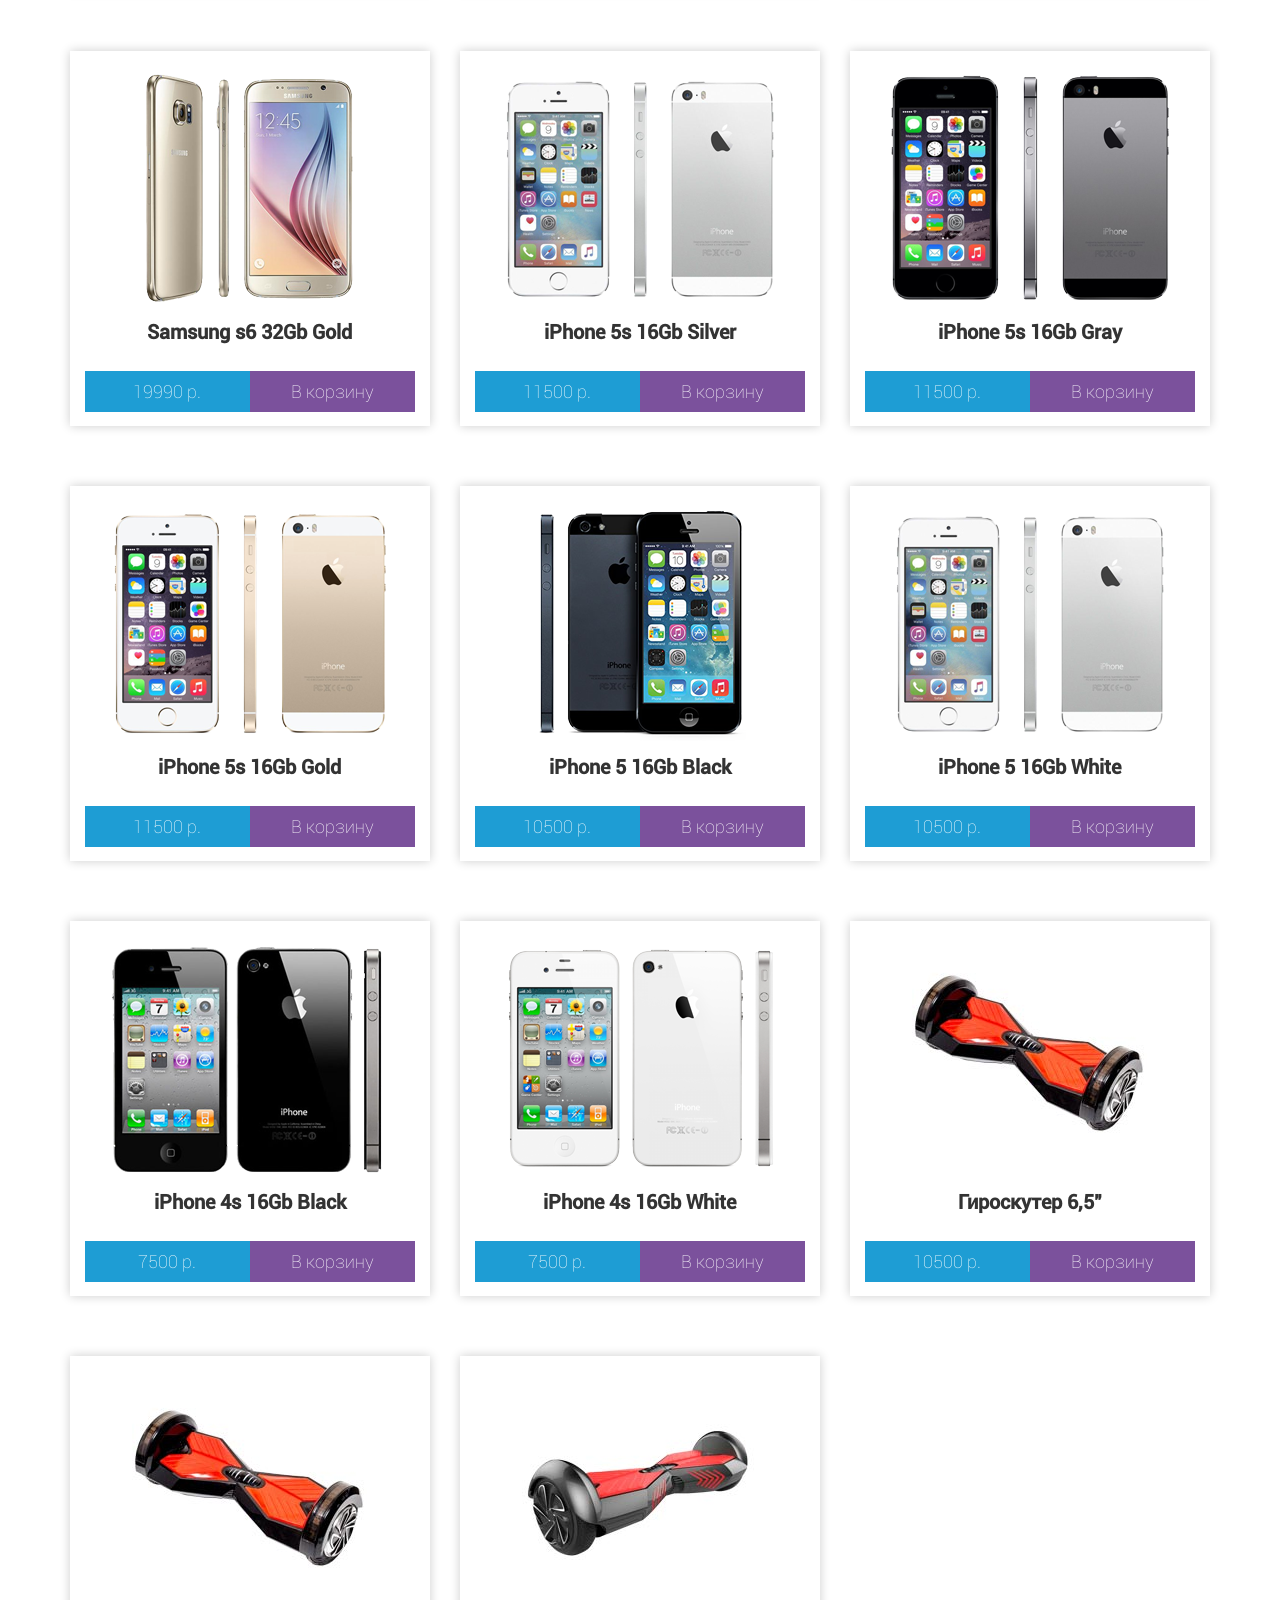
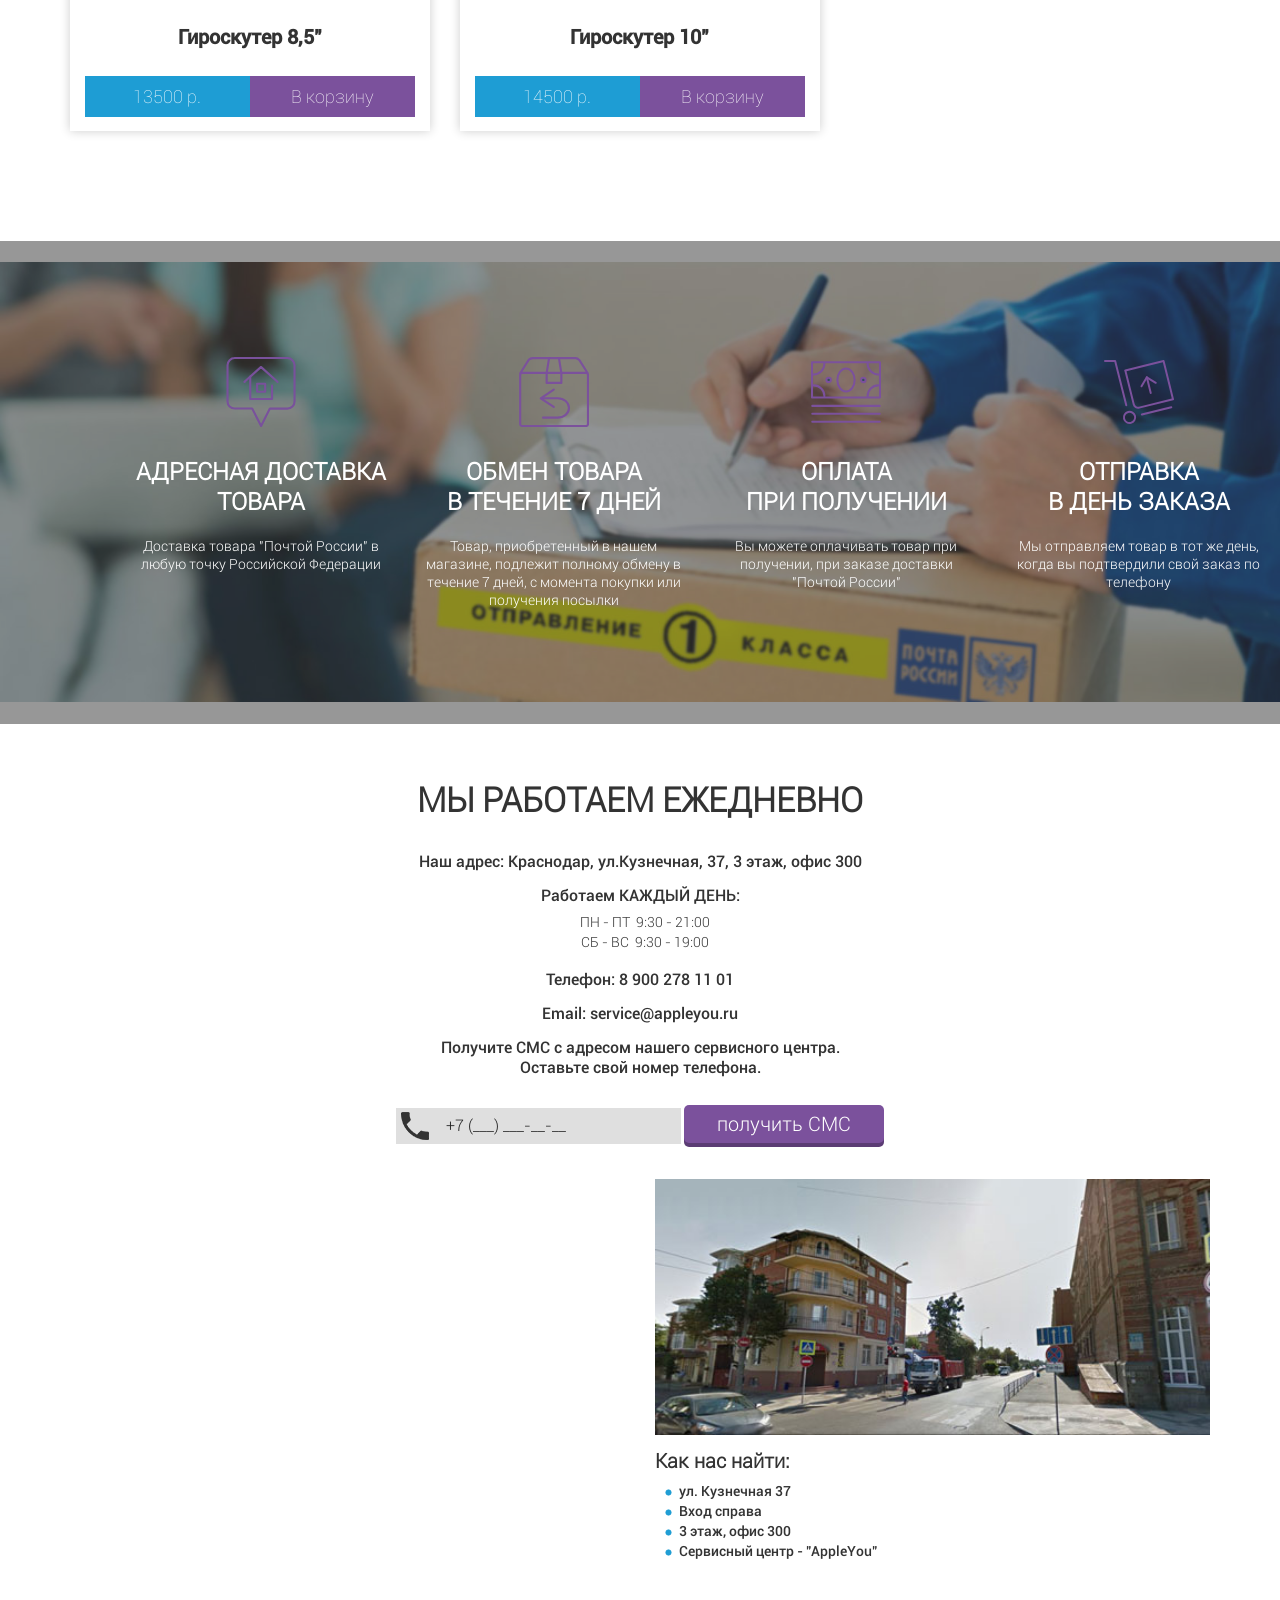
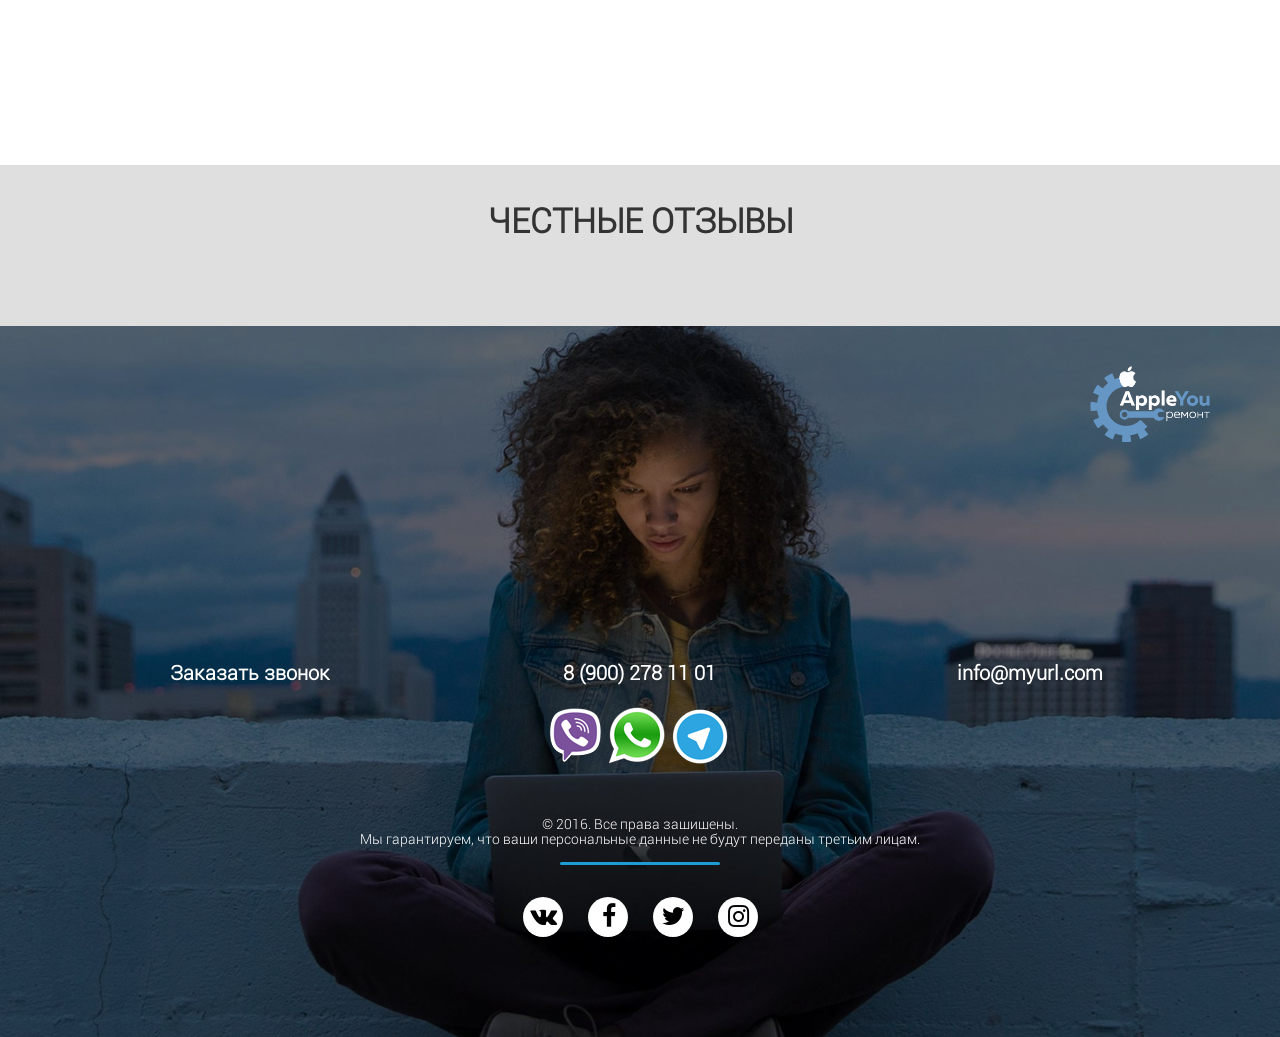
<file: store.html>
<!doctype html>
<html lang="ru">
<head>
  <meta charset="UTF-8">
  <meta name="keywords" content="  AppleYou.ru,  защитное стекло на айфон 5,  купить iphone 4s ремонт,  купить iphone 4s замена аккумулятора,  ремонт айфона 4s,  купить iphone 6s замена аккумулятора,  кнопка home купить iphone 6,  купить iphone 5 замена экрана,  купить iphone 5s замена стекла,  купить iphone 6 замена дисплея,  купить iphone 6 дисплей замена,  купить iphone 5s замена дисплея,  замена экрана купить iphone 5s,  купить iphone 5s замена аккумулятора,  корпус на айфон 5s,  купить iphone 6 замена аккумулятора,  стекло на айфон 4s,  ремонт айфона краснодар,  купить iphone 5 ремонт,  купить iphone 6 замена стекла,  защитное стекло на планшет,  купить iphone 6 замена экрана,  корпус для купить iphone 5,  стекло на айфон 6s,  купить iphone 5 замена аккумулятора,  ipad замена стекла,  купить iphone 5s ремонт,  ремонт айфон 5s,  купить iphone 6 ремонт,  ipad ремонт,  аккумулятор для купить iphone 4s,  аккумулятор купить iphone 4s,  ремонт купить iphone">
  <meta name="description" content="Магазин iPhone-ов. У нас вы можете приобрести смартфоны от компании Apple по выгодным ценам. Мы предоставляем качественную и быструю доставку по всем городам России. Отправка первым классом Почтой России. В асортименте наших товаров также присутствуют гироскутеры различных размеров.">
  <meta name="author" content="Karamanskyi Stas">
  <meta name="robots" content="index, follow">
  <!-- Картинка появляющаяся в социальных сетях, при отправке ссылки на сайт в сообщении или на стену -->
  <meta property="og:image" content="images/logo.png">
  <!-- init viewport -->
  <meta name="viewport" content="width=device-width, initial-scale=1.0">
  <!-- Icon For Apple Devices -->
  <link rel="apple-touch-icon-precomposed" sizes="114x114" href="images/apple-touch-icon-144.jpg">
  <link rel="apple-touch-icon-precomposed" sizes="72x72" href="images/apple-touch-icon-72.jpg">
  <link rel="apple-touch-icon-precomposed" href="images/apple-touch-icon-144.jpg">

  <link rel="stylesheet" href="css/fonts.css">

  <!-- head stylesheets -->
  <style type="text/css">
    /*стили header*/

  </style>

  <!-- stylesheets -->
  <link rel="stylesheet" href="css/header.css">
  <link rel="stylesheet" href="css/libs.css">
  <link rel="stylesheet" href="css/animate.css">

  <script type="text/javascript" src="https://vk.com/js/api/openapi.js?139"></script>

  <script type="text/javascript">
    VK.init({apiId: 5802195, onlyWidgets: true});
  </script>

  <script>
    (function(i,s,o,g,r,a,m){i['GoogleAnalyticsObject']=r;i[r]=i[r]||function(){
        (i[r].q=i[r].q||[]).push(arguments)},i[r].l=1*new Date();a=s.createElement(o),
      m=s.getElementsByTagName(o)[0];a.async=1;a.src=g;m.parentNode.insertBefore(a,m)
    })(window,document,'script','https://www.google-analytics.com/analytics.js','ga');

    ga('create', 'UA-91419085-1', 'auto');
    ga('send', 'pageview');

  </script>


  <title>Магазин iPhone | AppleYou.ru </title>
</head>
<body id="to-top" data-spy="scroll" data-target=".navigation" data-offset="50">

<div class="header-wrap">
  <div class="container-fluid no-padding">
    <div class="header">
      <div id="open-menu">
        <span></span><span></span>
        <span></span><span></span>
        <span></span><span></span>
      </div><!-- open-menu -->
      <!--<span class="cart-wrap__count">3</span>-->
      <div class="container">
        <div class="row">
          <div class="col-lg-1 col-md-1 col-sm-1">
            <div class="logo">
              <a href="#to-top"></a>
            </div><!-- logo -->
          </div>
          <div class="col-lg-8 col-md-8 col-sm-12">
            <div class="head-menu">
              <ul>
                <li><a href="#reviews">Отзывы</a></li>
                <li><a href="#delivery">Доставка/Оплата</a></li>
                <li><a href="#contacts">Контакты</a></li>
                <li><a href="../#service">Сервис</a></li>
                <li><a href="https://vk.com/ozstore" target="_blank"><i class="fa fa-vk"></i></a></li>
                <li><a href="https://www.instagram.com/ozstores/" target="_blank"><i class="fa fa-instagram"></i></a></li>
              </ul>
            </div><!-- head-menu -->
          </div>
          <div class="col-lg-3 col-md-3">
            <div class="header__callback">
              <ul>
                <li><span><i class="fa fa-volume-control-phone"></i>&nbsp;<i class="fa fa-whatsapp"></i>&nbsp;<i class="fa fa-telegram"></i>&nbsp;&nbsp;8 900 278 11 01</span></li>
                <!--<li><a href="#callback" class="popup callback-btn">Заказать звонок</a></li>-->
              </ul>
            </div>
          </div>
        </div><!-- row -->
      </div><!-- container -->
    </div><!-- header -->
  </div>
</div><!-- header-wrap -->

<div class="slider owl-carousel">

  <div class="slide1-wrap item-owl">
    <div class="slide__item slide">
      <div class="contaner-fluid no-padding">
        <div class="container">
          <div class="row">
            <div class="col-sm-7">
              <div class="slider__text">
                <div class="text__head">
                  <h2>НОВЕНЬКИЙ<br/><span>iPhone 7</span> и <span>7 Plus</span><br/>уже в продаже<br>от <span>52990</span> р.</h2>
                </div>
                <a href="#zakazIphone" id="zakaz-1" class="popup">Заказать сейчас</a>
              </div><!-- slider__text -->
            </div>
            <div class="col-sm-5">
              <div class="slider__img slider1__img">
                <img src="images/slide1-iphone7.png" alt="iphone7 7 plus">
              </div><!-- slider__img -->
            </div>
          </div>
        </div>
      </div>
    </div><!-- slide__item -->
  </div><!-- slide1-wrap -->

</div><!-- slider -->

<div id="store" class="store-wrapper">
  <div class="store">
    <div class="container">
      <div class="row">
        <div class="col-sm-12">
          <div class="section-head">
            <h3>МАГАЗИН</h3>
          </div><!-- section-head -->
        </div>
      </div><!-- row -->

      <div class="row">
        <div class="col-sm-12">
          <h2>У нас Вы можете приобрести:</h2>
        </div>
      </div>

      <div class="items-wrapper">
        <div class="store__items">
          <div class="row">
            <div class="col-sm-4">
              <div class="store__item sItem">
                <div class="sItem__img">
                  <a class="image-popup" href="images/store/big/7-plus-black.jpg">
                    <img src="images/store/7-plus-black.jpg" />
                  </a>
                </div><!-- sItem__img -->
                <div class="sItem__h">
                  <h4>iPhone 7 Plus 128Gb Black</h4>
                </div><!-- sItem__h -->
                <div class="sItem__btn">
                  <div class="button--left">
                    <span>70990</span> р.
                  </div>
                  <div class="button--right">
                    <a href="#" class="toCartBtn btn btn-5 btn-5b icon-cart-btn"><span>В корзину</span></a>
                  </div>
                </div><!-- sItem__btn -->
                <div class="item__hover">
                  <span class="onStock">в наличии</span>
                  <div class="sItem__img">
                    <a class="image-popup" href="images/store/big/7-plus-black.jpg">
                      <img src="images/store/7-plus-black.jpg" />
                    </a>
                  </div><!-- sItem__img -->
                  <div class="sItem__h">
                    <h4>iPhone 7 Plus 128Gb Black</h4>
                  </div><!-- sItem__h -->
                  <div class="sItem__btn">
                    <div class="button--left">
                      <span>70990</span> р.
                    </div>
                    <div class="button--right">
                      <a href="#" class="toCartBtn btn btn-5 btn-5b icon-cart-btn"><span>В корзину</span></a>
                    </div>
                  </div><!-- sItem__btn -->
                  <div class="sItem__description">
                    <ul>
                      <li><span>Память: </span>128Gb, без слота для карт памяти, объем оперативной памяти 3Gb</li>
                      <li><span>Общие характеристики: </span>3G, 4G LTE, LTE-A, Wi-Fi, Bluetooth, NFC, GPS, ГЛОНАСС, процессор Apple A10 Fusion, 4 Ядра, защита от брызг, воды и пыли</li>
                      <li><span>Экран: </span>5.5" IPS, разрешение 1920x1080, 401 PPI </li>
                      <li><span>Камера: </span>Основная: 12 МП, автофокус, оптическая стабилизация, Запись HD-видео 1080p. Фронтальная камера: 7 Мп</li>
                      <li><span>Вес: </span>188г.</li>
                      <li><span>Комплектация: </span>Apple iPhone 7 Plus, EarPods, адаптер Lightning/mini-Jack 3,5 мм и зарядное устройство</li>
                    </ul>
                  </div><!-- sItem__description -->
                </div><!-- item__hover -->
              </div><!-- store__item -->
            </div>
            <div class="col-sm-4">
              <div class="store__item sItem">
                <div class="sItem__img">
                  <a class="image-popup" href="images/store/big/7-black.jpg">
                    <img src="images/store/7-black.jpg" />
                  </a>
                </div><!-- sItem__img -->
                <div class="sItem__h">
                  <h4>iPhone 7 128Gb Black</h4>
                </div><!-- sItem__h -->
                <div class="sItem__btn">
                  <div class="button--left">
                    <span>60990</span> р.
                  </div>
                  <div class="button--right">
                    <a href="#" class="toCartBtn btn btn-5 btn-5b icon-cart-btn"><span>В корзину</span></a>
                  </div>
                </div><!-- sItem__btn -->
                <div class="item__hover">
                  <span class="onStock">в наличии</span>
                  <div class="sItem__img">
                    <a class="image-popup" href="images/store/big/7-black.jpg">
                      <img src="images/store/7-black.jpg" />
                    </a>
                  </div><!-- sItem__img -->
                  <div class="sItem__h">
                    <h4>iPhone 7 128Gb Black</h4>
                  </div><!-- sItem__h -->
                  <div class="sItem__btn">
                    <div class="button--left">
                      <span>60990</span> р.
                    </div>
                    <div class="button--right">
                      <a href="#" class="toCartBtn btn btn-5 btn-5b icon-cart-btn"><span>В корзину</span></a>
                    </div>
                  </div><!-- sItem__btn -->
                  <div class="sItem__description">
                    <ul>
                      <li><span>Память: </span>128Gb, без слота для карт памяти, объем оперативной памяти 2Gb</li>
                      <li><span>Общие характеристики: </span>3G, 4G LTE, LTE-A, Wi-Fi, Bluetooth, NFC, GPS, ГЛОНАСС, процессор Apple A10 Fusion, 4 Ядра, защита от брызг, воды и пыли</li>
                      <li><span>Экран: </span>4.7" IPS, разрешение 1334x750, 326 PPI </li>
                      <li><span>Камера: </span>Основная: 12 МП, автофокус, оптическая стабилизация, Запись HD-видео 1080p. Фронтальная камера: 7 Мп</li>
                      <li><span>Вес: </span>138г.</li>
                      <li><span>Комплектация: </span>Apple iPhone 7, EarPods, адаптер Lightning/mini-Jack 3,5 мм и зарядное устройство</li>
                    </ul>
                  </div><!-- sItem__description -->
                </div><!-- item__hover -->
              </div><!-- store__item -->
            </div>
            <div class="col-sm-4">
              <div class="store__item sItem">
                <div class="sItem__img">
                  <a class="image-popup" href="images/store/big/7-black.jpg">
                    <img src="images/store/7-black.jpg" />
                  </a>
                </div><!-- sItem__img -->
                <div class="sItem__h">
                  <h4>iPhone 7 32Gb Black</h4>
                </div><!-- sItem__h -->
                <div class="sItem__btn">
                  <div class="button--left">
                    <span>52990</span> р.
                  </div>
                  <div class="button--right">
                    <a href="#" class="toCartBtn btn btn-5 btn-5b icon-cart-btn"><span>В корзину</span></a>
                  </div>
                </div><!-- sItem__btn -->
                <div class="item__hover">
                  <span class="onStock">в наличии</span>
                  <div class="sItem__img">
                    <a class="image-popup" href="images/store/big/7-black.jpg">
                      <img src="images/store/7-black.jpg" />
                    </a>
                  </div><!-- sItem__img -->
                  <div class="sItem__h">
                    <h4>iPhone 7 32Gb Black</h4>
                  </div><!-- sItem__h -->
                  <div class="sItem__btn">
                    <div class="button--left">
                      <span>52990</span> р.
                    </div>
                    <div class="button--right">
                      <a href="#" class="toCartBtn btn btn-5 btn-5b icon-cart-btn"><span>В корзину</span></a>
                    </div>
                  </div><!-- sItem__btn -->
                  <div class="sItem__description">
                    <ul>
                      <li><span>Память: </span>32Gb, без слота для карт памяти, объем оперативной памяти 2Gb</li>
                      <li><span>Общие характеристики: </span>3G, 4G LTE, LTE-A, Wi-Fi, Bluetooth, NFC, GPS, ГЛОНАСС, процессор Apple A10 Fusion, 4 Ядра, защита от брызг, воды и пыли</li>
                      <li><span>Экран: </span>4.7" IPS, разрешение 1334x750, 326 PPI </li>
                      <li><span>Камера: </span>Основная: 12 МП, автофокус, оптическая стабилизация, Запись HD-видео 1080p. Фронтальная камера: 7 Мп</li>
                      <li><span>Вес: </span>138г.</li>
                      <li><span>Комплектация: </span>Apple iPhone 7, EarPods, адаптер Lightning/mini-Jack 3,5 мм и зарядное устройство</li>
                    </ul>
                  </div><!-- sItem__description -->
                </div><!-- item__hover -->
              </div><!-- store__item -->
            </div>
          </div><!-- row -->
        </div>
        <div class="store__items">
          <div class="row">
            <div class="col-sm-4">
              <div class="store__item sItem">
                <div class="sItem__img">
                  <a class="image-popup" href="images/store/big/6-silver.jpg">
                    <img src="images/store/6-silver.png" />
                  </a>
                </div><!-- sItem__img -->
                <div class="sItem__h">
                  <h4>iPhone 6 16Gb Silver</h4>
                </div><!-- sItem__h -->
                <div class="sItem__btn">
                  <div class="button--left">
                    <span>19500</span> р.
                  </div>
                  <div class="button--right">
                    <a href="#" class="toCartBtn btn btn-5 btn-5b icon-cart-btn"><span>В корзину</span></a>
                  </div>
                </div><!-- sItem__btn -->
                <div class="item__hover">
                  <span class="onStock">в наличии</span>
                  <div class="sItem__img">
                    <a class="image-popup" href="images/store/big/6-silver.jpg">
                      <img src="images/store/6-silver.png" />
                    </a>
                  </div><!-- sItem__img -->
                  <div class="sItem__h">
                    <h4>iPhone 6 16Gb Silver</h4>
                  </div><!-- sItem__h -->
                  <div class="sItem__btn">
                    <div class="button--left">
                      <span>19500</span> р.
                    </div>
                    <div class="button--right">
                      <a href="#" class="toCartBtn btn btn-5 btn-5b icon-cart-btn"><span>В корзину</span></a>
                    </div>
                  </div><!-- sItem__btn -->
                  <div class="sItem__description">
                    <ul>
                      <li><span>Память: </span>16Gb, без слота для карт памяти, объем оперативной памяти 1Gb</li>
                      <li><span>Общие характеристики: </span>3G, 4G LTE, LTE-A, Wi-Fi, Bluetooth, NFC, GPS, ГЛОНАСС, процессор Apple A8, 1400 МГц</li>
                      <li><span>Экран: </span>4.7" IPS, разрешение 1334x750, 326 PPI </li>
                      <li><span>Камера: </span>Основная: 8 МП, автофокус, Запись HD-видео 1080p. Фронтальная камера: 1.2 Мп</li>
                      <li><span>Вес: </span>129г.</li>
                      <li><span>Комплектация: </span>Apple iPhone 6, проводная стерео-гарнитура и зарядное устройство</li>
                    </ul>
                  </div><!-- sItem__description -->
                </div><!-- item__hover -->
              </div><!-- store__item -->
            </div>
            <div class="col-sm-4">
              <div class="store__item sItem">
                <div class="sItem__img">
                  <a class="image-popup" href="images/store/big/6-gray.jpg">
                    <img src="images/store/6-gray.png" />
                  </a>
                </div><!-- sItem__img -->
                <div class="sItem__h">
                  <h4>iPhone 6 16Gb Gray</h4>
                </div><!-- sItem__h -->
                <div class="sItem__btn">
                  <div class="button--left">
                    <span>19500</span> р.
                  </div>
                  <div class="button--right">
                    <a href="#" class="toCartBtn btn btn-5 btn-5b icon-cart-btn"><span>В корзину</span></a>
                  </div>
                </div><!-- sItem__btn -->
                <div class="item__hover">
                  <span class="onStock">в наличии</span>
                  <div class="sItem__img">
                    <a class="image-popup" href="images/store/big/6-gray.jpg">
                      <img src="images/store/6-gray.png" />
                    </a>
                  </div><!-- sItem__img -->
                  <div class="sItem__h">
                    <h4>iPhone 6 16Gb Gray</h4>
                  </div><!-- sItem__h -->
                  <div class="sItem__btn">
                    <div class="button--left">
                      <span>19500</span> р.
                    </div>
                    <div class="button--right">
                      <a href="#" class="toCartBtn btn btn-5 btn-5b icon-cart-btn"><span>В корзину</span></a>
                    </div>
                  </div><!-- sItem__btn -->
                  <div class="sItem__description">
                    <ul>
                      <li><span>Память: </span>16Gb, без слота для карт памяти, объем оперативной памяти 1Gb</li>
                      <li><span>Общие характеристики: </span>3G, 4G LTE, LTE-A, Wi-Fi, Bluetooth, NFC, GPS, ГЛОНАСС, процессор Apple A8, 1400 МГц</li>
                      <li><span>Экран: </span>4.7" IPS, разрешение 1334x750, 326 PPI </li>
                      <li><span>Камера: </span>Основная: 8 МП, автофокус, Запись HD-видео 1080p. Фронтальная камера: 1.2 Мп</li>
                      <li><span>Вес: </span>129г.</li>
                      <li><span>Комплектация: </span>Apple iPhone 6, проводная стерео-гарнитура и зарядное устройство</li>
                    </ul>
                  </div><!-- sItem__description -->
                </div><!-- item__hover -->
              </div><!-- store__item -->
            </div>
            <div class="col-sm-4">
              <div class="store__item sItem">
                <div class="sItem__img">
                  <a class="image-popup" href="images/store/big/6-gold.jpg">
                    <img src="images/store/6-gold.png" />
                  </a>
                </div><!-- sItem__img -->
                <div class="sItem__h">
                  <h4>iPhone 6 16Gb Gold</h4>
                </div><!-- sItem__h -->
                <div class="sItem__btn">
                  <div class="button--left">
                    <span>19500</span> р.
                  </div>
                  <div class="button--right">
                    <a href="#" class="toCartBtn btn btn-5 btn-5b icon-cart-btn"><span>В корзину</span></a>
                  </div>
                </div><!-- sItem__btn -->
                <div class="item__hover">
                  <span class="onStock">в наличии</span>
                  <div class="sItem__img">
                    <a class="image-popup" href="images/store/big/6-gold.jpg">
                      <img src="images/store/6-gold.png" />
                    </a>
                  </div><!-- sItem__img -->
                  <div class="sItem__h">
                    <h4>iPhone 6 16Gb Gold</h4>
                  </div><!-- sItem__h -->
                  <div class="sItem__btn">
                    <div class="button--left">
                      <span>19500</span> р.
                    </div>
                    <div class="button--right">
                      <a href="#" class="toCartBtn btn btn-5 btn-5b icon-cart-btn"><span>В корзину</span></a>
                    </div>
                  </div><!-- sItem__btn -->
                  <div class="sItem__description">
                    <ul>
                      <li><span>Память: </span>16Gb, без слота для карт памяти, объем оперативной памяти 1Gb</li>
                      <li><span>Общие характеристики: </span>3G, 4G LTE, LTE-A, Wi-Fi, Bluetooth, NFC, GPS, ГЛОНАСС, процессор Apple A8, 1400 МГц</li>
                      <li><span>Экран: </span>4.7" IPS, разрешение 1334x750, 326 PPI </li>
                      <li><span>Камера: </span>Основная: 8 МП, автофокус, Запись HD-видео 1080p. Фронтальная камера: 1.2 Мп</li>
                      <li><span>Вес: </span>129г.</li>
                      <li><span>Комплектация: </span>Apple iPhone 6, проводная стерео-гарнитура и зарядное устройство</li>
                    </ul>
                  </div><!-- sItem__description -->
                </div><!-- item__hover -->
              </div><!-- store__item -->
            </div>
          </div><!-- row -->
        </div><!-- store__items -->

        <div class="store__items">
          <div class="row">
            <div class="col-sm-4">
              <div class="store__item sItem">
                <div class="sItem__img">
                  <a class="image-popup" href="images/store/big/samsung-s6-gold.jpg">
                    <img src="images/store/samsung-s6-gold.png" />
                  </a>
                </div><!-- sItem__img -->
                <div class="sItem__h">
                  <h4>Samsung s6 32Gb Gold</h4>
                </div><!-- sItem__h -->
                <div class="sItem__btn">
                  <div class="button--left">
                    <span>19990</span> р.
                  </div>
                  <div class="button--right">
                    <a href="#" class="toCartBtn btn btn-5 btn-5b icon-cart-btn"><span>В корзину</span></a>
                  </div>
                </div><!-- sItem__btn -->
                <div class="item__hover">
                  <span class="onStock">в наличии</span>
                  <div class="sItem__img">
                    <a class="image-popup" href="images/store/big/samsung-s6-gold.jpg">
                      <img src="images/store/samsung-s6-gold.png" />
                    </a>
                  </div><!-- sItem__img -->
                  <div class="sItem__h">
                    <h4>Samsung s6 32Gb Gold</h4>
                  </div><!-- sItem__h -->
                  <div class="sItem__btn">
                    <div class="button--left">
                      <span>19990</span> р.
                    </div>
                    <div class="button--right">
                      <a href="#" class="toCartBtn btn btn-5 btn-5b icon-cart-btn"><span>В корзину</span></a>
                    </div>
                  </div><!-- sItem__btn -->
                  <div class="sItem__description">
                    <ul>
                      <li><span>Память: </span>32Gb, без слота для карт памяти, объем оперативной памяти 3Gb</li>
                      <li><span>Общие характеристики: </span>Android 6.0, 3G, 4G LTE, LTE-A, Wi-Fi, Bluetooth, NFC, GPS, ГЛОНАСС, процессор Samsung Exynos 7420</li>
                      <li><span>Экран: </span>5.1" AMOLED, разрешение 2560x1440, 576 PPI </li>
                      <li><span>Камера: </span>Основная: 16 МП, автофокус, Запись видео 3840x2160. Фронтальная камера: 5 Мп</li>
                      <li><span>Вес: </span>138г.</li>
                      <li><span>Комплектация: </span>Samsung s6 32Gb Gold, проводная стерео-гарнитура и зарядное устройство</li>
                    </ul>
                  </div><!-- sItem__description -->
                </div><!-- item__hover -->
              </div><!-- store__item -->
            </div>
            <div class="col-sm-4">
              <div class="store__item sItem">
                <div class="sItem__img">
                  <a class="image-popup" href="images/store/big/5s-silver.jpg">
                    <img src="images/store/5s-silver.png" />
                  </a>
                </div><!-- sItem__img -->
                <div class="sItem__h">
                  <h4>iPhone 5s 16Gb Silver</h4>
                </div><!-- sItem__h -->
                <div class="sItem__btn">
                  <div class="button--left">
                    <span>11500</span> р.
                  </div>
                  <div class="button--right">
                    <a href="#" class="toCartBtn btn btn-5 btn-5b icon-cart-btn"><span>В корзину</span></a>
                  </div>
                </div><!-- sItem__btn -->
                <div class="item__hover">
                  <span class="onStock">в наличии</span>
                  <div class="sItem__img">
                    <a class="image-popup" href="images/store/big/5s-silver.jpg">
                      <img src="images/store/5s-silver.png" />
                    </a>
                  </div><!-- sItem__img -->
                  <div class="sItem__h">
                    <h4>iPhone 5s 16Gb Silver</h4>
                  </div><!-- sItem__h -->
                  <div class="sItem__btn">
                    <div class="button--left">
                      <span>11500</span> р.
                    </div>
                    <div class="button--right">
                      <a href="#" class="toCartBtn btn btn-5 btn-5b icon-cart-btn"><span>В корзину</span></a>
                    </div>
                  </div><!-- sItem__btn -->
                  <div class="sItem__description">
                    <ul>
                      <li><span>Память: </span>16Gb, без слота для карт памяти, объем оперативной памяти 1Gb</li>
                      <li><span>Общие характеристики: </span>iOS 7, 3G, 4G LTE, LTE-A, Wi-Fi, Bluetooth, NFC, GPS, ГЛОНАСС, процессор Apple A7, 1300 МГц</li>
                      <li><span>Экран: </span>4" IPS, разрешение 1136x640, 326 PPI </li>
                      <li><span>Камера: </span>Основная: 8 МП, автофокус, Запись HD-видео 1080p. Фронтальная камера: 1.2 Мп</li>
                      <li><span>Вес: </span>112г.</li>
                      <li><span>Комплектация: </span>Apple iPhone 5S, проводная стерео-гарнитура и зарядное устройство</li>
                    </ul>
                  </div><!-- sItem__description -->
                </div><!-- item__hover -->
              </div><!-- store__item -->
            </div>
            <div class="col-sm-4">
              <div class="store__item sItem">
                <div class="sItem__img">
                  <a class="image-popup" href="images/store/big/5s-grey.jpg">
                    <img src="images/store/5s-grey.png" />
                  </a>
                </div><!-- sItem__img -->
                <div class="sItem__h">
                  <h4>iPhone 5s 16Gb Gray</h4>
                </div><!-- sItem__h -->
                <div class="sItem__btn">
                  <div class="button--left">
                    <span>11500</span> р.
                  </div>
                  <div class="button--right">
                    <a href="#" class="toCartBtn btn btn-5 btn-5b icon-cart-btn"><span>В корзину</span></a>
                  </div>
                </div><!-- sItem__btn -->
                <div class="item__hover">
                  <span class="onStock">в наличии</span>
                  <div class="sItem__img">
                    <a class="image-popup" href="images/store/big/5s-grey.jpg">
                      <img src="images/store/5s-grey.png" />
                    </a>
                  </div><!-- sItem__img -->
                  <div class="sItem__h">
                    <h4>iPhone 5s 16Gb Gray</h4>
                  </div><!-- sItem__h -->
                  <div class="sItem__btn">
                    <div class="button--left">
                      <span>11500</span> р.
                    </div>
                    <div class="button--right">
                      <a href="#" class="toCartBtn btn btn-5 btn-5b icon-cart-btn"><span>В корзину</span></a>
                    </div>
                  </div><!-- sItem__btn -->
                  <div class="sItem__description">
                    <ul>
                      <li><span>Память: </span>16Gb, без слота для карт памяти, объем оперативной памяти 1Gb</li>
                      <li><span>Общие характеристики: </span>iOS 7, 3G, 4G LTE, LTE-A, Wi-Fi, Bluetooth, NFC, GPS, ГЛОНАСС, процессор Apple A7, 1300 МГц</li>
                      <li><span>Экран: </span>4" IPS, разрешение 1136x640, 326 PPI </li>
                      <li><span>Камера: </span>Основная: 8 МП, автофокус, Запись HD-видео 1080p. Фронтальная камера: 1.2 Мп</li>
                      <li><span>Вес: </span>112г.</li>
                      <li><span>Комплектация: </span>Apple iPhone 5S, проводная стерео-гарнитура и зарядное устройство</li>
                    </ul>
                  </div><!-- sItem__description -->
                </div><!-- item__hover -->
              </div><!-- store__item -->
            </div>
          </div><!-- row -->
        </div><!-- store__items -->
        <div class="store__items">
          <div class="row">
            <div class="col-sm-4">
              <div class="store__item sItem">
                <div class="sItem__img">
                  <a class="image-popup" href="images/store/big/5s-gold.jpg">
                    <img src="images/store/5s-gold.png" />
                  </a>
                </div><!-- sItem__img -->
                <div class="sItem__h">
                  <h4>iPhone 5s 16Gb Gold</h4>
                </div><!-- sItem__h -->
                <div class="sItem__btn">
                  <div class="button--left">
                    <span>11500</span> р.
                  </div>
                  <div class="button--right">
                    <a href="#" class="toCartBtn btn btn-5 btn-5b icon-cart-btn"><span>В корзину</span></a>
                  </div>
                </div><!-- sItem__btn -->
                <div class="item__hover">
                  <span class="onStock">в наличии</span>
                  <div class="sItem__img">
                    <a class="image-popup" href="images/store/big/5s-gold.jpg">
                      <img src="images/store/5s-gold.png" />
                    </a>
                  </div><!-- sItem__img -->
                  <div class="sItem__h">
                    <h4>iPhone 5s 16Gb Gold</h4>
                  </div><!-- sItem__h -->
                  <div class="sItem__btn">
                    <div class="button--left">
                      <span>11500</span> р.
                    </div>
                    <div class="button--right">
                      <a href="#" class="toCartBtn btn btn-5 btn-5b icon-cart-btn"><span>В корзину</span></a>
                    </div>
                  </div><!-- sItem__btn -->
                  <div class="sItem__description">
                    <ul>
                      <li><span>Память: </span>16Gb, без слота для карт памяти, объем оперативной памяти 1Gb</li>
                      <li><span>Общие характеристики: </span>iOS 7, 3G, 4G LTE, LTE-A, Wi-Fi, Bluetooth, NFC, GPS, ГЛОНАСС, процессор Apple A7, 1300 МГц</li>
                      <li><span>Экран: </span>4" IPS, разрешение 1136x640, 326 PPI </li>
                      <li><span>Камера: </span>Основная: 8 МП, автофокус, Запись HD-видео 1080p. Фронтальная камера: 1.2 Мп</li>
                      <li><span>Вес: </span>112г.</li>
                      <li><span>Комплектация: </span>Apple iPhone 5S, проводная стерео-гарнитура и зарядное устройство</li>
                    </ul>
                  </div><!-- sItem__description -->
                </div><!-- item__hover -->
              </div><!-- store__item -->
            </div>
            <div class="col-sm-4">
              <div class="store__item sItem">
                <div class="sItem__img">
                  <a class="image-popup" href="images/store/big/5-black.jpg">
                    <img src="images/store/5-black.png" />
                  </a>
                </div><!-- sItem__img -->
                <div class="sItem__h">
                  <h4>iPhone 5 16Gb Black</h4>
                </div><!-- sItem__h -->
                <div class="sItem__btn">
                  <div class="button--left">
                    <span>10500</span> р.
                  </div>
                  <div class="button--right">
                    <a href="#" class="toCartBtn btn btn-5 btn-5b icon-cart-btn"><span>В корзину</span></a>
                  </div>
                </div><!-- sItem__btn -->
                <div class="item__hover">
                  <span class="onStock">в наличии</span>
                  <div class="sItem__img">
                    <a class="image-popup" href="images/store/big/5-black.jpg">
                      <img src="images/store/5-black.png" />
                    </a>
                  </div><!-- sItem__img -->
                  <div class="sItem__h">
                    <h4>iPhone 5 16Gb Black</h4>
                  </div><!-- sItem__h -->
                  <div class="sItem__btn">
                    <div class="button--left">
                      <span>10500</span> р.
                    </div>
                    <div class="button--right">
                      <a href="#" class="toCartBtn btn btn-5 btn-5b icon-cart-btn"><span>В корзину</span></a>
                    </div>
                  </div><!-- sItem__btn -->
                  <div class="sItem__description">
                    <ul>
                      <li><span>Память: </span>16Gb, без слота для карт памяти, объем оперативной памяти 1Gb</li>
                      <li><span>Общие характеристики: </span>iOS 6, 3G, 4G LTE, Wi-Fi, Bluetooth, GPS, ГЛОНАСС, процессор Apple A6, 1300 МГц</li>
                      <li><span>Экран: </span>4" IPS, разрешение 1136x640, 326 PPI </li>
                      <li><span>Камера: </span>Основная: 8 МП, автофокус, Запись HD-видео 1080p. Фронтальная камера: 1.2 Мп</li>
                      <li><span>Вес: </span>112г.</li>
                      <li><span>Комплектация: </span>Apple iPhone 5, проводная стерео-гарнитура и зарядное устройство</li>
                    </ul>
                  </div><!-- sItem__description -->
                </div><!-- item__hover -->
              </div><!-- store__item -->
            </div>
            <div class="col-sm-4">
              <div class="store__item sItem">
                <div class="sItem__img">
                  <a class="image-popup" href="images/store/big/5s-silver.jpg">
                    <img src="images/store/5s-silver.png" />
                  </a>
                </div><!-- sItem__img -->
                <div class="sItem__h">
                  <h4>iPhone 5 16Gb White</h4>
                </div><!-- sItem__h -->
                <div class="sItem__btn">
                  <div class="button--left">
                    <span>10500</span> р.
                  </div>
                  <div class="button--right">
                    <a href="#" class="toCartBtn btn btn-5 btn-5b icon-cart-btn"><span>В корзину</span></a>
                  </div>
                </div><!-- sItem__btn -->
                <div class="item__hover">
                  <span class="onStock">в наличии</span>
                  <div class="sItem__img">
                    <a class="image-popup" href="images/store/big/5s-silver.jpg">
                      <img src="images/store/5s-silver.png" />
                    </a>
                  </div><!-- sItem__img -->
                  <div class="sItem__h">
                    <h4>iPhone 5 16Gb White</h4>
                  </div><!-- sItem__h -->
                  <div class="sItem__btn">
                    <div class="button--left">
                      <span>10500</span> р.
                    </div>
                    <div class="button--right">
                      <a href="#" class="toCartBtn btn btn-5 btn-5b icon-cart-btn"><span>В корзину</span></a>
                    </div>
                  </div><!-- sItem__btn -->
                  <div class="sItem__description">
                    <ul>
                      <li><span>Память: </span>16Gb, без слота для карт памяти, объем оперативной памяти 1Gb</li>
                      <li><span>Общие характеристики: </span>iOS 6, 3G, 4G LTE, Wi-Fi, Bluetooth, GPS, ГЛОНАСС, процессор Apple A6, 1300 МГц</li>
                      <li><span>Экран: </span>4" IPS, разрешение 1136x640, 326 PPI </li>
                      <li><span>Камера: </span>Основная: 8 МП, автофокус, Запись HD-видео 1080p. Фронтальная камера: 1.2 Мп</li>
                      <li><span>Вес: </span>112г.</li>
                      <li><span>Комплектация: </span>Apple iPhone 5, проводная стерео-гарнитура и зарядное устройство</li>
                    </ul>
                  </div><!-- sItem__description -->
                </div><!-- item__hover -->
              </div><!-- store__item -->
            </div>
          </div><!-- row -->
        </div><!-- store__items -->

        <div class="store__items">
          <div class="row">
            <div class="col-sm-4">
              <div class="store__item sItem">
                <div class="sItem__img">
                  <a class="image-popup" href="images/store/big/4s-black.jpg">
                    <img src="images/store/4s-black.png" />
                  </a>
                </div><!-- sItem__img -->
                <div class="sItem__h">
                  <h4>iPhone 4s 16Gb Black</h4>
                </div><!-- sItem__h -->
                <div class="sItem__btn">
                  <div class="button--left">
                    <span>7500</span> р.
                  </div>
                  <div class="button--right">
                    <a href="#" class="toCartBtn btn btn-5 btn-5b icon-cart-btn"><span>В корзину</span></a>
                  </div>
                </div><!-- sItem__btn -->
                <div class="item__hover">
                  <span class="onStock">в наличии</span>
                  <div class="sItem__img">
                    <a class="image-popup" href="images/store/big/4s-black.jpg">
                      <img src="images/store/4s-black.png" />
                    </a>
                  </div><!-- sItem__img -->
                  <div class="sItem__h">
                    <h4>iPhone 4s 16Gb Black</h4>
                  </div><!-- sItem__h -->
                  <div class="sItem__btn">
                    <div class="button--left">
                      <span>7500</span> р.
                    </div>
                    <div class="button--right">
                      <a href="#" class="toCartBtn btn btn-5 btn-5b icon-cart-btn"><span>В корзину</span></a>
                    </div>
                  </div><!-- sItem__btn -->
                  <div class="sItem__description">
                    <ul>
                      <li><span>Память: </span>16Gb, без слота для карт памяти, объем оперативной памяти 512Mb</li>
                      <li><span>Общие характеристики: </span>iOS 5, 3G, Wi-Fi, Bluetooth, GPS, ГЛОНАСС, процессор Apple A5, 800 МГц</li>
                      <li><span>Экран: </span>3.5" IPS, разрешение 960x640, 326 PPI </li>
                      <li><span>Камера: </span>Основная: 8 МП, автофокус, Запись HD-видео 1080p. Фронтальная камера: 0.3 Мп</li>
                      <li><span>Вес: </span>140г.</li>
                      <li><span>Комплектация: </span>Apple iPhone 4S, проводная стерео-гарнитура и зарядное устройство</li>
                    </ul>
                  </div><!-- sItem__description -->
                </div><!-- item__hover -->
              </div><!-- store__item -->
            </div>
            <div class="col-sm-4">
              <div class="store__item sItem">
                <div class="sItem__img">
                  <a class="image-popup" href="images/store/big/4s-white.jpg">
                    <img src="images/store/4s-white.png" />
                  </a>
                </div><!-- sItem__img -->
                <div class="sItem__h">
                  <h4>iPhone 4s 16Gb White</h4>
                </div><!-- sItem__h -->
                <div class="sItem__btn">
                  <div class="button--left">
                    <span>7500</span> р.
                  </div>
                  <div class="button--right">
                    <a href="#" class="toCartBtn btn btn-5 btn-5b icon-cart-btn"><span>В корзину</span></a>
                  </div>
                </div><!-- sItem__btn -->
                <div class="item__hover">
                  <span class="onStock">в наличии</span>
                  <div class="sItem__img">
                    <a class="image-popup" href="images/store/big/4s-white.jpg">
                      <img src="images/store/4s-white.png" />
                    </a>
                  </div><!-- sItem__img -->
                  <div class="sItem__h">
                    <h4>iPhone 4s 16Gb White</h4>
                  </div><!-- sItem__h -->
                  <div class="sItem__btn">
                    <div class="button--left">
                      <span>7500</span> р.
                    </div>
                    <div class="button--right">
                      <a href="#" class="toCartBtn btn btn-5 btn-5b icon-cart-btn"><span>В корзину</span></a>
                    </div>
                  </div><!-- sItem__btn -->
                  <div class="sItem__description">
                    <ul>
                      <li><span>Память: </span>16Gb, без слота для карт памяти, объем оперативной памяти 512Mb</li>
                      <li><span>Общие характеристики: </span>iOS 5, 3G, Wi-Fi, Bluetooth, GPS, ГЛОНАСС, процессор Apple A5, 800 МГц</li>
                      <li><span>Экран: </span>3.5" IPS, разрешение 960x640, 326 PPI </li>
                      <li><span>Камера: </span>Основная: 8 МП, автофокус, Запись HD-видео 1080p. Фронтальная камера: 0.3 Мп</li>
                      <li><span>Вес: </span>140г.</li>
                      <li><span>Комплектация: </span>Apple iPhone 4S, проводная стерео-гарнитура и зарядное устройство</li>
                    </ul>
                  </div><!-- sItem__description -->
                </div><!-- item__hover -->
              </div><!-- store__item -->
            </div>
            <div class="col-sm-4">
              <div class="store__item sItem">
                <div class="sItem__img">
                  <a class="image-popup" href="images/store/big/giroboard-6.jpg">
                    <img src="images/store/giroboard-6.jpg" />
                  </a>
                </div><!-- sItem__img -->
                <div class="sItem__h">
                  <h4>Гироскутер 6,5"</h4>
                </div><!-- sItem__h -->
                <div class="sItem__btn">
                  <div class="button--left">
                    <span>10500</span> р.
                  </div>
                  <div class="button--right">
                    <a href="#" class="toCartBtn btn btn-5 btn-5b icon-cart-btn"><span>В корзину</span></a>
                  </div>
                </div><!-- sItem__btn -->
                <div class="item__hover">
                  <span class="onStock">в наличии</span>
                  <div class="sItem__img">
                    <a class="image-popup" href="images/store/big/giroboard-6.jpg">
                      <img src="images/store/giroboard-6.jpg" />
                    </a>
                  </div><!-- sItem__img -->
                  <div class="sItem__h">
                    <h4>Гироскутер 6,5"</h4>
                  </div><!-- sItem__h -->
                  <div class="sItem__btn">
                    <div class="button--left">
                      <span>10500</span> р.
                    </div>
                    <div class="button--right">
                      <a href="#" class="toCartBtn btn btn-5 btn-5b icon-cart-btn"><span>В корзину</span></a>
                    </div>
                  </div><!-- sItem__btn -->
                  <div class="sItem__description">
                    <ul>
                      <li><span>Скорость: </span>12км/ч</li>
                      <li><span>Размер: </span>10 х 20 х 30 см</li>
                      <li><span>Вес: </span>1,5кг.</li>
                      <li><span>Комплектация: </span>Гироскутер и зарядное устройство</li>
                    </ul>
                  </div><!-- sItem__description -->
                </div><!-- item__hover -->
              </div><!-- store__item -->
            </div>
          </div><!-- row -->
        </div><!-- store__items -->



        <div class="store__items">
          <div class="row">
            <div class="col-sm-4">
              <div class="store__item sItem">
                <div class="sItem__img">
                  <a class="image-popup" href="images/store/big/giroboard-6.jpg">
                    <img src="images/store/giroboard-6.jpg" />
                  </a>
                </div><!-- sItem__img -->
                <div class="sItem__h">
                  <h4>Гироскутер 8,5"</h4>
                </div><!-- sItem__h -->
                <div class="sItem__btn">
                  <div class="button--left">
                    <span>13500</span> р.
                  </div>
                  <div class="button--right">
                    <a href="#" class="toCartBtn btn btn-5 btn-5b icon-cart-btn"><span>В корзину</span></a>
                  </div>
                </div><!-- sItem__btn -->
                <div class="item__hover">
                  <span class="onStock">в наличии</span>
                  <div class="sItem__img">
                    <a class="image-popup" href="images/store/big/giroboard-6.jpg">
                      <img src="images/store/giroboard-6.jpg" />
                    </a>
                  </div><!-- sItem__img -->
                  <div class="sItem__h">
                    <h4>Гироскутер 8,5"</h4>
                  </div><!-- sItem__h -->
                  <div class="sItem__btn">
                    <div class="button--left">
                      <span>13500</span> р.
                    </div>
                    <div class="button--right">
                      <a href="#" class="toCartBtn btn btn-5 btn-5b icon-cart-btn"><span>В корзину</span></a>
                    </div>
                  </div><!-- sItem__btn -->
                  <div class="sItem__description">
                    <ul>
                      <li><span>Скорость: </span>12км/ч</li>
                      <li><span>Размер: </span>10 х 20 х 30 см</li>
                      <li><span>Вес: </span>1,5кг.</li>
                      <li><span>Комплектация: </span>Гироскутер и зарядное устройство</li>
                    </ul>
                  </div><!-- sItem__description -->
                </div><!-- item__hover -->
              </div><!-- store__item -->
            </div>
            <div class="col-sm-4">
              <div class="store__item sItem">
                <div class="sItem__img">
                  <a class="image-popup" href="images/store/big/giroboard-10.jpg">
                    <img src="images/store/giroboard-10.jpg" />
                  </a>
                </div><!-- sItem__img -->
                <div class="sItem__h">
                  <h4>Гироскутер 10"</h4>
                </div><!-- sItem__h -->
                <div class="sItem__btn">
                  <div class="button--left">
                    <span>14500</span> р.
                  </div>
                  <div class="button--right">
                    <a href="#" class="toCartBtn btn btn-5 btn-5b icon-cart-btn"><span>В корзину</span></a>
                  </div>
                </div><!-- sItem__btn -->
                <div class="item__hover">
                  <span class="onStock">в наличии</span>
                  <div class="sItem__img">
                    <a class="image-popup" href="images/store/big/giroboard-10.jpg">
                      <img src="images/store/giroboard-10.jpg" />
                    </a>
                  </div><!-- sItem__img -->
                  <div class="sItem__h">
                    <h4>Гироскутер 10"</h4>
                  </div><!-- sItem__h -->
                  <div class="sItem__btn">
                    <div class="button--left">
                      <span>14500</span> р.
                    </div>
                    <div class="button--right">
                      <a href="#" class="toCartBtn btn btn-5 btn-5b icon-cart-btn"><span>В корзину</span></a>
                    </div>
                  </div><!-- sItem__btn -->
                  <div class="sItem__description">
                    <ul>
                      <li><span>Скорость: </span>12км/ч</li>
                      <li><span>Размер: </span>10 х 20 х 30 см</li>
                      <li><span>Вес: </span>1,5кг.</li>
                      <li><span>Комплектация: </span>Гироскутер и зарядное устройство</li>
                    </ul>
                  </div><!-- sItem__description -->
                </div><!-- item__hover -->
              </div><!-- store__item -->
            </div>
          </div><!-- row -->
        </div><!-- store__items -->
      </div><!-- items-wrapper -->
    </div><!-- container -->
  </div><!-- store -->
</div><!-- store-wrapper -->


<div id="delivery" class="delivery-wrapper">
  <div class="delivery-bg">
    <div class="container">
      <div class="row">
        <div class="col-sm-12">
          <div class="section-head">
            <h3>ДОСТАВКА</h3>
          </div><!-- section-head -->
        </div>
      </div><!-- row -->

      <div class="row">
        <div class="delivery">
          <div class="delivery__item">
            <div class="col-sm-3">
              <div class="icon-block">
                <!--<i class="fa fa-car"></i>-->
                <img src="images/adresnayadostavka.svg" alt="адресная доставка айфонов">
              </div>
              <div class="h-block">
                <h3>АДРЕСНАЯ ДОСТАВКА<br/>ТОВАРА</h3>
              </div>
              <div class="text-block">
                <p>Доставка товара "Почтой России" в любую точку Российской Федерации</p>
              </div>
            </div>
          </div><!-- delivery__item -->
          <div class="delivery__item">
            <div class="col-sm-3">
              <div class="icon-block">
                <!--<i class="fa fa-map-marker"></i>-->
                <img src="images/obmentovara.svg" alt="обмен товара в течение 7 дней">
              </div>
              <div class="h-block">
                <h3>ОБМЕН ТОВАРА<br/>В ТЕЧЕНИЕ 7 ДНЕЙ</h3>
              </div>
              <div class="text-block">
                <p>Товар, приобретенный в нашем магазине, подлежит полному обмену в течение 7 дней, с момента покупки или получения посылки</p>
              </div>
            </div>
          </div><!-- delivery__item -->
          <div class="delivery__item">
            <div class="col-sm-3">
              <div class="icon-block">
                <!--<i class="fa fa-male"></i>-->
                <img src="images/oplatapripoluchenii.svg" alt="оплата при получении">
              </div>
              <div class="h-block">
                <h3>Оплата<br/>при получении</h3>
              </div>
              <div class="text-block">
                <p>Вы можете оплачивать товар при получении, при заказе доставки "Почтой России"</p>
              </div>
            </div>
          </div><!-- delivery__item -->
          <div class="delivery__item">
            <div class="col-sm-3">
              <div class="icon-block">
                <!--<i class="fa fa-truck"></i>-->
                <img src="images/otpravka.svg" alt="отправка в день заказа">
              </div>
              <div class="h-block">
                <h3>ОТПРАВКА<br/>В день заказа</h3>
              </div>
              <div class="text-block">
                <p>Мы отправляем товар в тот же день, когда вы подтвердили свой заказ по телефону</p>
              </div>
            </div>
          </div><!-- delivery__item -->
        </div><!-- delivery -->
      </div>
    </div>
  </div>
</div><!-- delivery-wrapper -->



<div id="contacts" class="contacts-wrapper">
  <div class="container-fluid">
    <div class="row">
      <div class="container">
        <div class="row">
          <div class="col-sm-12">
            <div class="section-head">
              <h3>Контакты</h3>
            </div><!-- section-head -->
          </div>
        </div><!-- row -->
        <div class="contacts">
          <div class="row">
            <div class="col-sm-12">
              <div class="contacts__head">
                <h2>МЫ РАБОТАЕМ ЕЖЕДНЕВНО</h2><br/>
                <p>Наш адрес: Краснодар, ул.Кузнечная, 37, 3 этаж, офис 300</p>
                <p>Работаем КАЖДЫЙ ДЕНЬ:</p>
                <ul>
                  <li>ПН - ПТ&nbsp;&nbsp;9:30 - 21:00</li>
                  <li>СБ - ВС&nbsp;&nbsp;9:30 - 19:00</li>
                </ul>
                <p>Телефон: 8 900 278 11 01</p>
                <p>Email: service@appleyou.ru</p>
                <p>Получите СМС с адресом нашего сервисного центра. <br/>Оставьте свой номер телефона.</p>
                <form action="#" method="post" class="cb-form" id="sms-form">
                  <input type="text" name="phone" required="required" placeholder="+7 (___) ___-__-__"/>
                  <input type="hidden" name="flag" value="sms"/>
                  <input type="submit" name="service" class="" value="получить СМС"/>
                </form>
                <br/>
              </div>
            </div>
          </div><!-- row -->
          <div class="row">
            <div class="contacts__map">
              <div class="col-sm-6">
                <div id="map" style="width: 100%; height: 500px"></div>
              </div>
              <div class="col-sm-6">
                <div class="contacts__streetview">
                  <img src="images/street-view.jpg" alt="">
                </div>
                <h4>Как нас найти:</h4>
                <ul>
                  <li>ул. Кузнечная 37</li>
                  <li>Вход справа</li>
                  <li>3 этаж, офис 300</li>
                  <li>Сервисный центр - "AppleYou"</li>
                </ul>
              </div>
            </div>
          </div><!-- row -->
        </div>
      </div><!-- container -->
    </div><!-- row -->
  </div><!-- fluid -->
</div><!-- contacts-wrapper -->


<div id="reviews" class="review-wrapper">
  <div class="container">
    <div class="row">
      <div class="col-sm-12">
        <div class="section-head">
          <h3>Отзывы</h3>
        </div><!-- section-head -->
      </div>
    </div><!-- row -->
    <div class="row">
      <div class="review">
        <div class="col-sm-12">
          <h2>ЧЕСТНЫЕ ОТЗЫВЫ</h2>

          <div class="review__vk">
            <div id="vk_comments"></div>
            <script type="text/javascript">
              VK.Widgets.Comments("vk_comments", {limit: 15, width: "600", attach: "photo"});
            </script>
          </div>

        </div>
      </div><!-- review -->
    </div><!-- row -->
  </div><!-- container -->
</div><!-- review-wrapper -->


<div class="footer-wrapper">
  <div class="footer">
    <div class="container">
      <div class="row">
        <div class="col-sm-12">
          <div class="footer__logo">
            <img src="images/logo.png" alt="ремонт iphone в краснодаре дешево">
          </div><!-- footer__logo -->
        </div>
      </div>
      <div class="row">
        <div class="footer__phones phones">
          <div class="col-sm-4">
            <div class="phones__item">
              <h4><a href="#callback" class="popup">Заказать звонок</a></h4>
            </div>
          </div>
          <div class="col-sm-4">
            <div class="phones__item">
              <h4>8 (900) 278 11 01</h4>
              <br/>
              <a href="tel:89002781101" style="border-bottom: none;"><img src="images/viber_icons.png" alt=""></a>
            </div>
          </div>
          <div class="col-sm-4">
            <div class="phones__item">
              <h4>info@myurl.com</h4>
            </div>
          </div>
        </div><!-- footer__phones -->
      </div><!-- row -->
      <div class="row">
        <div class="col-sm-12">
          <div class="footer__copy">
            <p>&copy; 2016. Все права защищены.<br/>Мы гарантируем, что ваши персональные данные не будут переданы третьим лицам.</p>
          </div>
        </div>
      </div>
      <div class="row">
        <div class="col-sm-12">
          <div class="footer__social">
            <ul>
              <li><a href="https://vk.com/ozstore" target="_blank"><i class="fa fa-vk"></i></a></li>
              <li><a href="#" target="_blank"><i class="fa fa-facebook"></i></a></li>
              <li><a href="#" target="_blank"><i class="fa fa-twitter"></i></a></li>
              <li><a href="#" target="_blank"><i class="fa fa-instagram"></i></a></li>
            </ul>
          </div>
        </div>
      </div>
    </div><!-- footer -->
  </div>
</div>


<!-- popup forms -->

<div id="callback" class="popup-form-wrapper gallery-form mfp-hide">
  <div class="close">
    <i class="fa fa-times"></i>
  </div><!-- close -->
  <div class="popup-form">
    <div class="popup-form__head">
      <h3>Заполните форму</h3>
      <p>и мы скоро свяжемся с Вами</p>
    </div>
    <div class="popup-form__form">
      <form action="#" id="callback-form" method="post">
        <input type="text" name="name" placeholder="Имя *" required="required"/>
        <input type="text" name="phone" placeholder="Телефон *" required="required"/>
        <input type="hidden" name="flag" value="callback"/>
        <button type="submit" name="callback-submit" class="popup-form__btn">Отправить</button>
      </form>
      <p>Обработка ваших персональных данных строго конфиденциальна.</p>
    </div>
  </div>
</div><!-- #callback -->

<div id="zakazIphone" class="popup-form-wrapper gallery-form mfp-hide">
  <div class="close">
    <i class="fa fa-times"></i>
  </div><!-- close -->
  <div class="popup-form">
    <div class="popup-form__head">
      <h3>Заполните форму</h3>
      <p>и мы скоро свяжемся с Вами</p>
    </div>
    <div class="popup-form__form">
      <form action="#" id="zakazPhone" method="post">
        <input type="text" name="name" placeholder="Имя *" required="required"/>
        <input type="text" name="phone" placeholder="Телефон *" required="required"/>
        <input type="hidden" name="flag" value="zakazPhone"/>
        <button type="submit" name="zakazphone-submit" class="popup-form__btn">Отправить</button>
      </form>
      <p>Обработка ваших персональных данных строго конфиденциальна.</p>
    </div>
  </div>
</div><!-- #zakazIphone -->

<div id="master1" class="popup-form-wrapper gallery-form mfp-hide">
  <div class="close">
    <i class="fa fa-times"></i>
  </div><!-- close -->
  <div class="popup-form">
    <div class="popup-form__head">
      <h3>Заполните форму</h3>
      <p>и мастер скоро свяжется с Вами</p>
    </div>
    <div class="popup-form__form">
      <form action="#" id="zakazMaster" method="post">
        <input type="text" name="name" placeholder="Имя *" required="required"/>
        <input type="text" name="phone" placeholder="Телефон *" required="required"/>
        <input type="hidden" name="flag" value="zakazMaster"/>
        <button type="submit" name="zakazmaster-submit" class="popup-form__btn">Отправить</button>
      </form>
      <p>Обработка ваших персональных данных строго конфиденциальна.</p>
    </div>
  </div>
</div><!-- #zakazIphone -->

<!-- end popup forms -->

<div class="to-top">
  <a href="#to-top"><i class="fa fa-arrow-up"></i></a>
</div>

<div class="success">
  <h3>Спасибо. Заявка принята. Мы свяжемся с вами в ближайшее время!</h3>
</div>
<div class="error">
  <h3>Ошибка! Попробуйте еще раз или свяжитесь с нами при помощи телефона. Спасибо за понимание.</h3>
</div>

<!-- styles -->
<link rel="stylesheet" href="css/style.css">
<link rel="stylesheet" href="css/magnific-popup.min.css">
<link rel="stylesheet" href="css/owl.carousel.min.css">
<link rel="stylesheet" href="css/owl.theme.min.css">

<!-- scripts -->
<script src="js/libs.min.js"></script>
<script src="js/wow.min.js"></script>
<script src="js/common.js"></script>

<script src="https://api-maps.yandex.ru/2.1/?lang=ru_RU" type="text/javascript"></script>

<script type="text/javascript">
  ymaps.ready(function () {

    var myMap = new ymaps.Map('map', {
          center: [45.036, 38.9814],
          zoom: 18,
          controls: ['smallMapDefaultSet', "zoomControl", "fullscreenControl"]
        }, {
          searchControlProvider: 'yandex#search'
        }),

        myPlacemark = new ymaps.Placemark([45.036195, 38.981296], {
          hintContent: 'Краснодар, Кузнечная, 37',
          balloonContent: 'Краснодар, Кузнечная, 37.<br>ПН-ПТ: 9:30 - 21:00,<br>СБ-ВС: 9:30 - 19:00'
        }, {
          // Опции.
          // Необходимо указать данный тип макета.
          iconLayout: 'default#image',
          // Своё изображение иконки метки.
          iconImageHref: 'images/map-pin.png',
          iconImageSize: [40, 70],
          // Смещение левого верхнего угла иконки относительно
          // её "ножки" (точки привязки).
          iconImageOffset: [0, -60]
        });
    myMap.behaviors.disable('scrollZoom');
    myMap.behaviors.disable('dblClickZoom');
    myMap.behaviors.disable('RightButtonMagnifier');
    myMap.geoObjects.add(myPlacemark);
  });
</script>

<!-- Код тега ремаркетинга Google -->
<!--------------------------------------------------
С помощью тега ремаркетинга запрещается собирать информацию, по которой можно идентифицировать личность пользователя. Также запрещается размещать тег на страницах с контентом деликатного характера. Подробнее об этих требованиях и о настройке тега читайте на странице http://google.com/ads/remarketingsetup.
--------------------------------------------------->
<script type="text/javascript">
  /* <![CDATA[ */
  var google_conversion_id = 863367975;
  var google_custom_params = window.google_tag_params;
  var google_remarketing_only = true;
  /* ]]> */
</script>
<script type="text/javascript" src="//www.googleadservices.com/pagead/conversion.js">  </script>
<noscript>
  <div style="display:inline;">
    <img height="1" width="1" style="border-style:none;" alt="" src="//googleads.g.doubleclick.net/pagead/viewthroughconversion/863367975/?guid=ON&amp;script=0"/>
  </div>
</noscript>


</body>
</html>
</file>
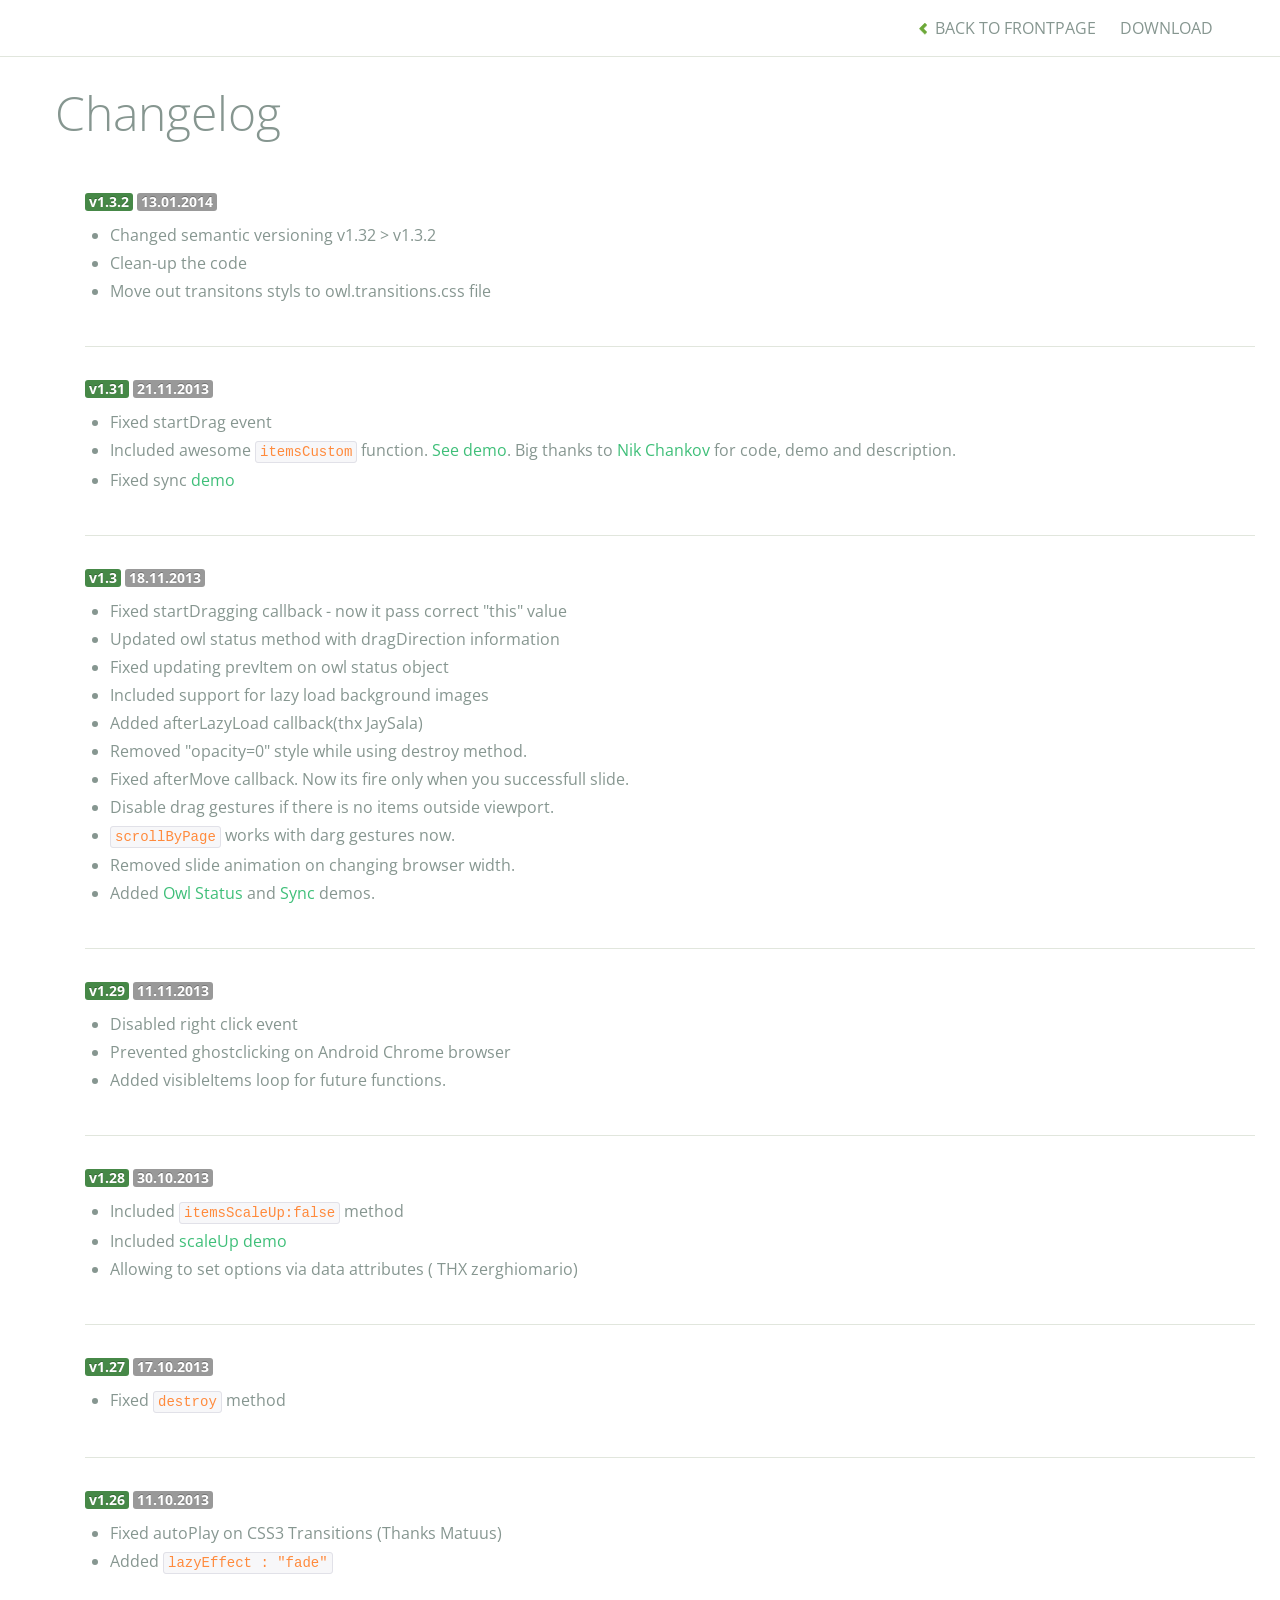
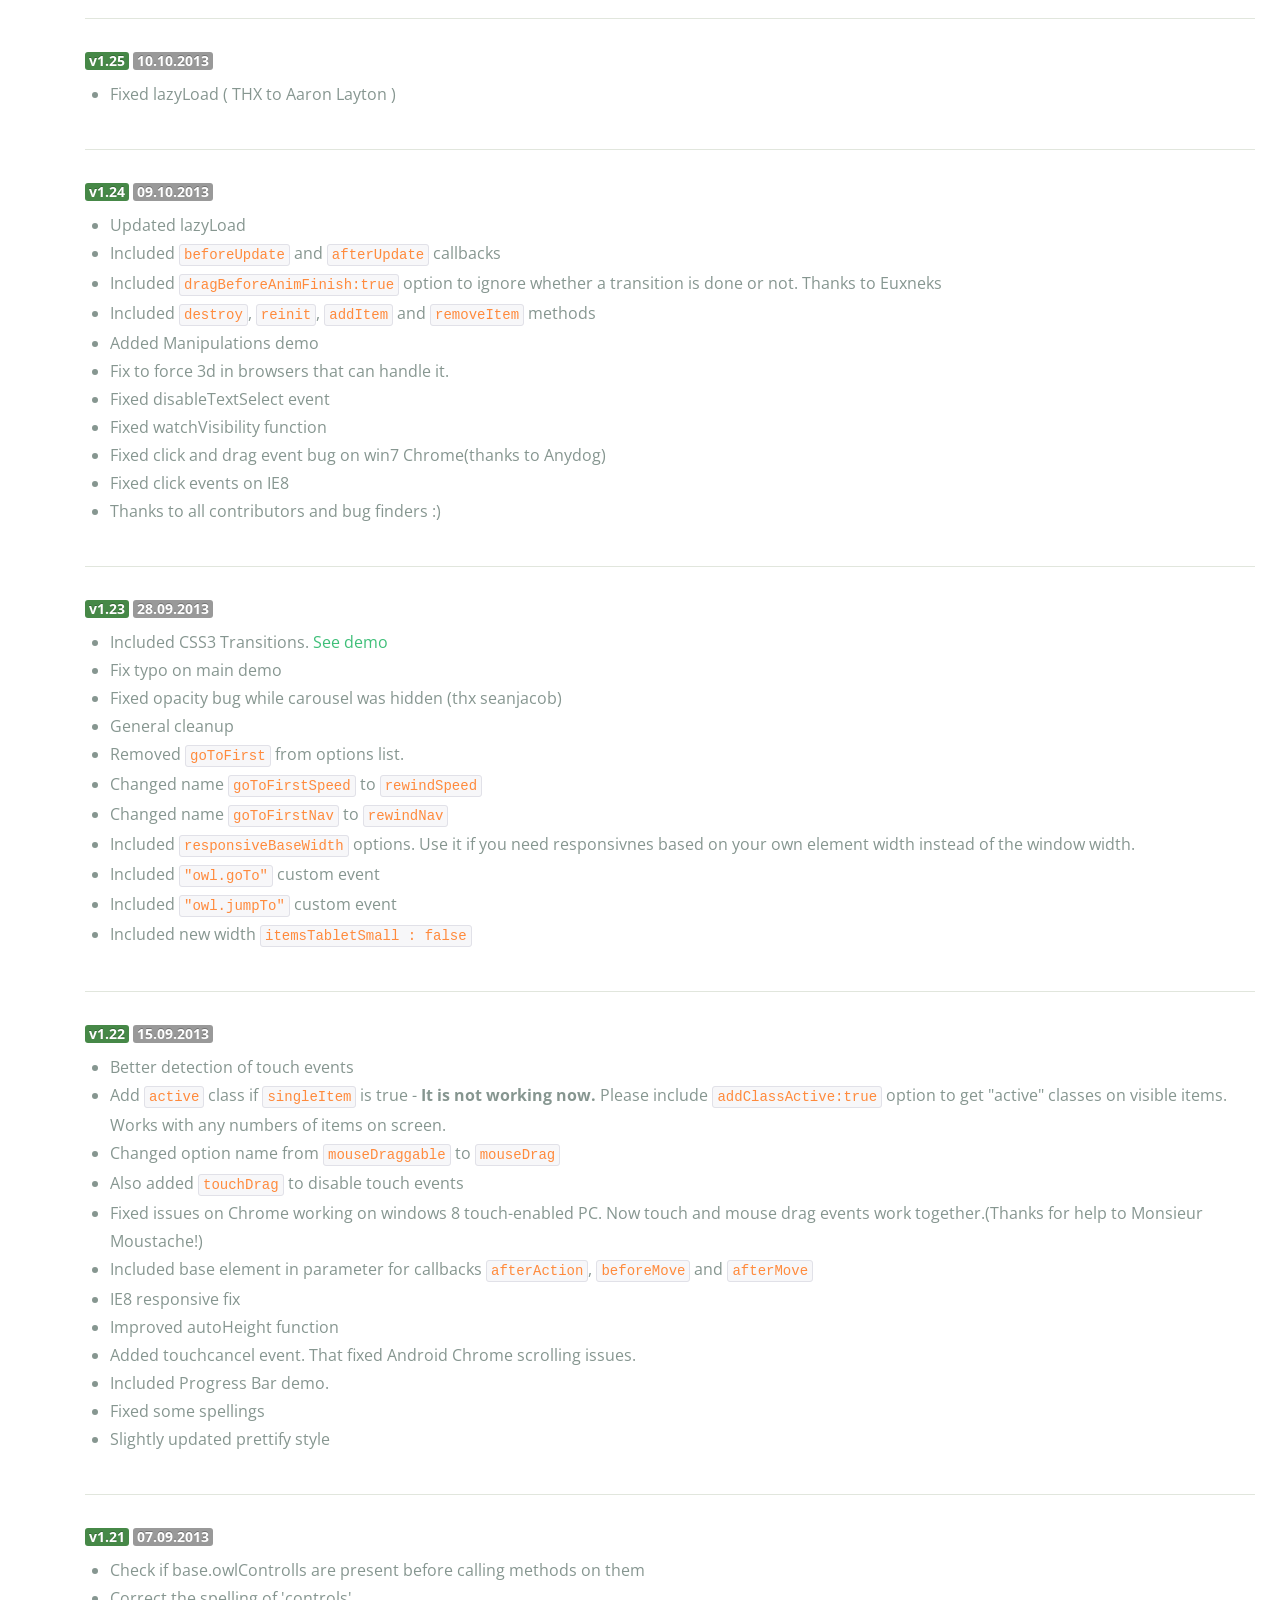
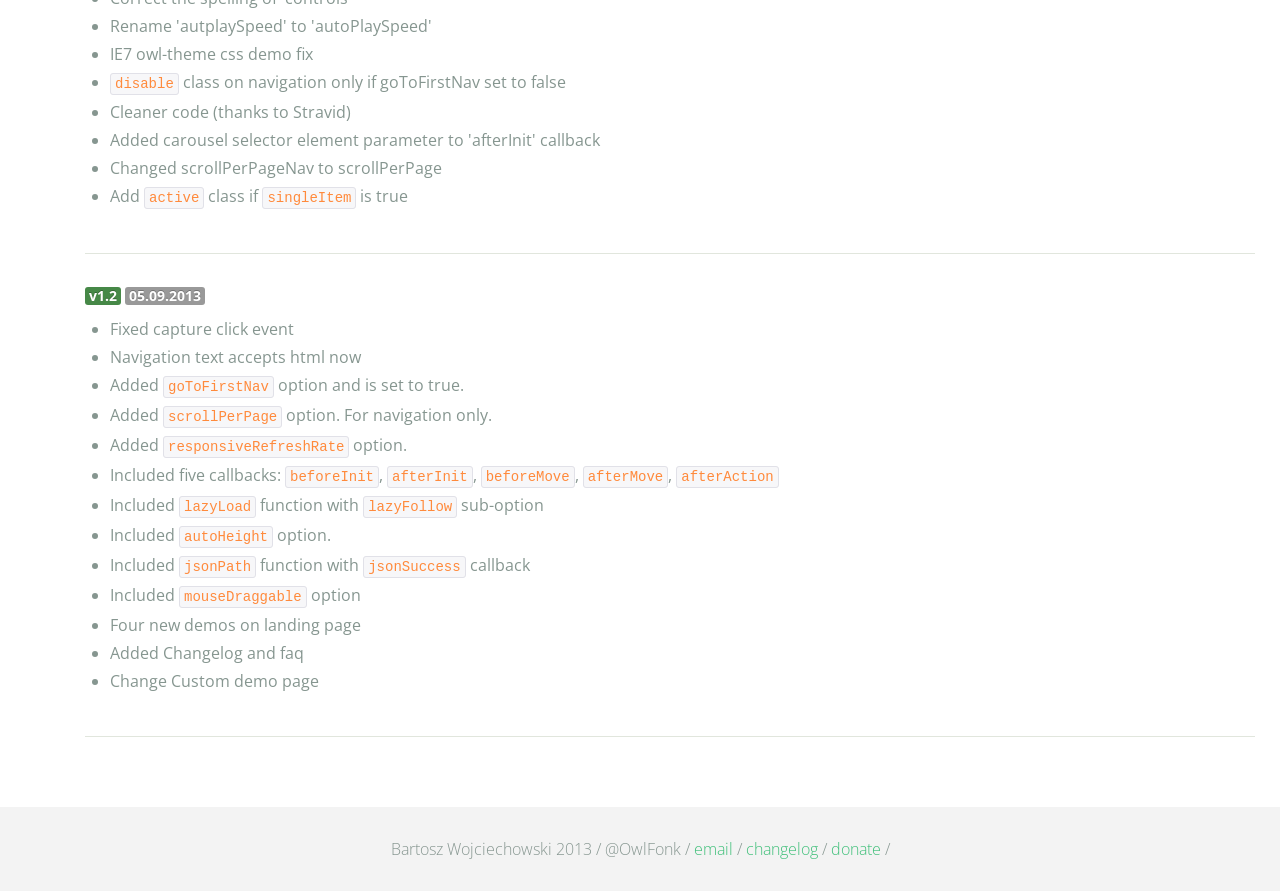
<file: libs/owl-carousel/changelog.html>
<!DOCTYPE html>
<html lang="en">
  <head>
    <meta charset="utf-8">
    <title>Owl Carousel - Changelog</title>
    <meta name="viewport" content="width=device-width, initial-scale=1.0">
    <meta name="description" content="jQuery Responsive Carousel - Owl Carusel">
    <meta name="author" content="Bartosz Wojciechowski">

    <link href='http://fonts.googleapis.com/css?family=Open+Sans:400italic,400,300,600,700' rel='stylesheet' type='text/css'>
    <link href="assets/css/bootstrapTheme.css" rel="stylesheet">
    <link href="assets/css/custom.css" rel="stylesheet">

    <!-- Owl Carousel Assets -->
    <link href="owl-carousel/owl.carousel.css" rel="stylesheet">
    <link href="owl-carousel/owl.theme.css" rel="stylesheet">

    <!-- Prettify -->
    <link href="assets/js/google-code-prettify/prettify.css" rel="stylesheet">
	

    <!-- Le fav and touch icons -->
    <link rel="apple-touch-icon-precomposed" sizes="144x144" href="assets/ico/apple-touch-icon-144-precomposed.png">
    <link rel="apple-touch-icon-precomposed" sizes="114x114" href="assets/ico/apple-touch-icon-114-precomposed.png">
      <link rel="apple-touch-icon-precomposed" sizes="72x72" href="assets/ico/apple-touch-icon-72-precomposed.png">
                    <link rel="apple-touch-icon-precomposed" href="assets/ico/apple-touch-icon-57-precomposed.png">
                                   <link rel="shortcut icon" href="assets/ico/favicon.png">
  </head>
  <body>

      <div id="top-nav" class="navbar navbar-fixed-top">
        <div class="navbar-inner">
          <div class="container">
            <button type="button" class="btn btn-navbar" data-toggle="collapse" data-target=".nav-collapse">
            <span class="icon-bar"></span>
            <span class="icon-bar"></span>
            <span class="icon-bar"></span>
          </button>
            <div class="nav-collapse collapse">
            <ul class="nav pull-right">
              <li><a href="index.html"><i class="icon-chevron-left"></i> Back to Frontpage</a></li>
              <li><a href="owl.carousel.zip" class="download download-on" data-spy="affix" data-offset-top="450">Download</a></li>
            </ul>
            <ul class="nav pull-left">
              
            </ul>
            </div>
          </div>
        </div>
      </div>

    <div id="changelog" class="container">
      <div class="row">
        <div class="span12">
          <h1>Changelog</h1>

          <div class="span12 log">
          <span class="label label-success">v1.3.2</span> <span class="label">13.01.2014</span>
            <ul>
              <li>Changed semantic versioning v1.32 > v1.3.2</li>
              <li>Clean-up the code</li>
              <li>Move out transitons styls to owl.transitions.css file</li>             

            </ul>
          </div>

          <div class="span12 log">
          <span class="label label-success">v1.31</span> <span class="label">21.11.2013</span>
            <ul>
              <li>Fixed startDrag event</li>
              <li>Included awesome <code>itemsCustom</code> function. <a href="demos/itemsCustom.html">See demo</a>. Big thanks to <a href="https://github.com/nchankov">Nik Chankov</a> for code, demo and description.</li>
              <li>Fixed sync <a href="demos/sync.html">demo</a></li>
            </ul>
          </div>

          <div class="span12 log">
          <span class="label label-success">v1.3</span> <span class="label">18.11.2013</span>
            <ul>
              <li>Fixed startDragging callback - now it pass correct "this" value</li>
              <li>Updated owl status method with dragDirection information</li>
              <li>Fixed updating prevItem on owl status object</li>
              <li>Included support for lazy load background images</li>
              <li>Added afterLazyLoad callback(thx JaySala)</li>
              <li>Removed "opacity=0" style while using destroy method.</li>
              <li>Fixed afterMove callback. Now its fire only when you successfull slide.</li>
              <li>Disable drag gestures if there is no items outside viewport.</li>
              <li><code>scrollByPage</code> works with darg gestures now. </li>
              <li>Removed slide animation on changing browser width.</li>
              <li>Added <a href="demos/owlStatus.html">Owl Status</a> and <a href="demos/sync.html">Sync</a> demos.</li>
            </ul>
          </div>

          <div class="span12 log">
          <span class="label label-success">v1.29</span> <span class="label">11.11.2013</span>
            <ul>
              <li>Disabled right click event</li>
              <li>Prevented ghostclicking on Android Chrome browser</li>
              <li>Added visibleItems loop for future functions.</li>
            </ul>
          </div>

          <div class="span12 log">
          <span class="label label-success">v1.28</span> <span class="label">30.10.2013</span>
            <ul>
              <li>Included <code>itemsScaleUp:false</code> method</li>
              <li>Included <a href="demos/scaleup.html">scaleUp demo</a></li>
              <li>Allowing to set options via data attributes ( THX zerghiomario)</li>
            </ul>
          </div>

          <div class="span12 log">
          <span class="label label-success">v1.27</span> <span class="label">17.10.2013</span>
            <ul>
              <li>Fixed <code>destroy</code> method</li>
            </ul>
          </div>

          <div class="span12 log">
          <span class="label label-success">v1.26</span> <span class="label">11.10.2013</span>
            <ul>
              <li>Fixed autoPlay on CSS3 Transitions (Thanks Matuus)</li>
              <li>Added <code>lazyEffect : "fade"</code></li>
            </ul>
          </div>

          <div class="span12 log">
          <span class="label label-success">v1.25</span> <span class="label">10.10.2013</span>
            <ul>
              <li>Fixed lazyLoad ( THX to Aaron Layton )</li>
            </ul>
          </div>


          <div class="span12 log">
          <span class="label label-success">v1.24</span> <span class="label">09.10.2013</span>
            <ul>
              <li>Updated lazyLoad</li>
              <li>Included <code>beforeUpdate</code> and <code>afterUpdate</code> callbacks</li>
              <li>Included <code>dragBeforeAnimFinish:true</code> option to ignore whether a transition is done or not. Thanks to Euxneks</li>
              <li>Included <code>destroy</code>, <code>reinit</code>, <code>addItem</code> and <code>removeItem</code> methods</li>
              <li>Added Manipulations demo</li>
              <li>Fix to force 3d in browsers that can handle it.</li>
              <li>Fixed disableTextSelect event</li>
              <li>Fixed watchVisibility function</li>
              <li>Fixed click and drag event bug on win7 Chrome(thanks to Anydog)</li>
              <li>Fixed click events on IE8</li>
              <li>Thanks to all contributors and bug finders :)</li>
            </ul>
          </div>

          <div class="span12 log">
          <span class="label label-success">v1.23</span> <span class="label">28.09.2013</span>
            <ul>
              <li>Included CSS3 Transitions. <a href="demos/transitions.html">See demo</a></li>
              <li>Fix typo on main demo</li>
              <li>Fixed opacity bug while carousel was hidden (thx seanjacob)</li>
              <li>General cleanup</li>
              <li>Removed <code>goToFirst</code> from options list.</li>
              <li>Changed name <code>goToFirstSpeed</code> to <code>rewindSpeed</code></li>
              <li>Changed name <code>goToFirstNav</code> to <code>rewindNav</code></li>
              <li>Included <code>responsiveBaseWidth</code> options. Use it if you need responsivnes based on your own element width instead of the window width.</li>
              <li>Included <code>"owl.goTo"</code> custom event</li>
              <li>Included <code>"owl.jumpTo"</code> custom event</li>
              <li>Included new width <code>itemsTabletSmall : false</code></li>
            </ul>
          </div>

          <div class="span12 log">
          <span class="label label-success">v1.22</span> <span class="label">15.09.2013</span>
            <ul>
              <li>Better detection of touch events</li>
              <li>Add <code>active</code> class if <code>singleItem</code> is true - <b>It is not working now.</b> Please include <code>addClassActive:true</code> option to get "active" classes on visible items. Works with any numbers of items on screen.</li>
              <li>Changed option name from <code>mouseDraggable</code> to <code>mouseDrag</code></li>
              <li>Also added <code>touchDrag</code> to disable touch events</li>
              <li>Fixed issues on Chrome working on windows 8 touch-enabled PC. Now touch and mouse drag events work together.(Thanks for help to Monsieur Moustache!)</li>
              <li>Included base element in parameter for callbacks <code>afterAction</code>, <code>beforeMove</code> and <code>afterMove</code></li>
              <li>IE8 responsive fix</li>
              <li>Improved autoHeight function</li>
              <li>Added touchcancel event. That fixed Android Chrome scrolling issues.</li>
              <li>Included Progress Bar demo.</li>
              <li>Fixed some spellings</li>
              <li>Slightly updated prettify style</li>
            </ul>
          </div>

          <div class="span12 log">
          <span class="label label-success">v1.21</span> <span class="label">07.09.2013</span>
            <ul>
              <li>Check if base.owlControlls are present before calling methods on them</li>
              <li>Correct the spelling of 'controls'</li>
              <li>Rename 'autplaySpeed' to 'autoPlaySpeed'</li>
              <li>IE7 owl-theme css demo fix</li>
              <li><code>disable</code> class on navigation only if goToFirstNav set to false</li>
              <li>Cleaner code (thanks to Stravid)</li>
              <li>Added carousel selector element parameter to 'afterInit' callback</li>
              <li>Changed scrollPerPageNav to scrollPerPage</li>
              <li>Add <code>active</code> class if <code>singleItem</code> is true</li>
            </ul>
          </div>
          <div class="span12 log">
          <span class="label label-success">v1.2</span> <span class="label">05.09.2013</span>
            <ul>
              <li>Fixed capture click event</li>
              <li>Navigation text accepts html now</li>
              <li>Added <code>goToFirstNav</code> option and is set to true.</li>
              <li>Added <code>scrollPerPage</code> option. For navigation only.</li>
              <li>Added <code>responsiveRefreshRate</code> option.</li>
              <li>Included five callbacks: <code>beforeInit</code>, <code>afterInit</code>, <code>beforeMove</code>, <code>afterMove</code>, <code>afterAction</code></li>
              <li>Included <code>lazyLoad</code> function with <code>lazyFollow</code> sub-option</li>
              <li>Included <code>autoHeight</code> option.</li>
              <li>Included <code>jsonPath</code> function with <code>jsonSuccess</code> callback</li>
              <li>Included <code>mouseDraggable</code> option</li>
              <li>Four new demos on landing page</li>
              <li>Added Changelog and faq</li>
              <li>Change Custom demo page</li>
            </ul>
          </div>
        </div>
      </div>
    </div>

    <div id="footer">
      <div class="container">
        <div class="row">
          <div class="span12">
            <h5>Bartosz Wojciechowski 2013 / @OwlFonk / 
            <a href="mailto:owl@owlgraphic.com?subject=Hey Owl!">email</a> / 
            <a href="changelog.html">changelog</a> /
            <a href="https://www.paypal.com/cgi-bin/webscr?cmd=_s-xclick&hosted_button_id=EFSGXZS7V2U9N">donate</a> / 
            </h5>
          </div>
        </div>
      </div>
    </div>


    <script src="assets/js/jquery-1.9.1.min.js"></script> 
    <script src="owl-carousel/owl.carousel.js"></script>

    <!-- Frontpage Demo -->
    <script>
    jQuery(document).ready(function($) {
      $("#owl-example").owlCarousel();
    });

    $("body").data("page", "frontpage");

    </script>
    <script src="assets/js/bootstrap-collapse.js"></script>
    <script src="assets/js/bootstrap-transition.js"></script>

    <script src="assets/js/google-code-prettify/prettify.js"></script>
	  <script src="assets/js/application.js"></script>

    <script>
    var owldomain = window.location.hostname.indexOf("owlgraphic");
    if(owldomain !== -1){
      (function(i,s,o,g,r,a,m){i['GoogleAnalyticsObject']=r;i[r]=i[r]||function(){
      (i[r].q=i[r].q||[]).push(arguments)},i[r].l=1*new Date();a=s.createElement(o),
      m=s.getElementsByTagName(o)[0];a.async=1;a.src=g;m.parentNode.insertBefore(a,m)
      })(window,document,'script','//www.google-analytics.com/analytics.js','ga');

      ga('create', 'UA-41541058-1', 'owlgraphic.com');
      ga('send', 'pageview');
    }

    </script>

  </body>
</html>
</file>
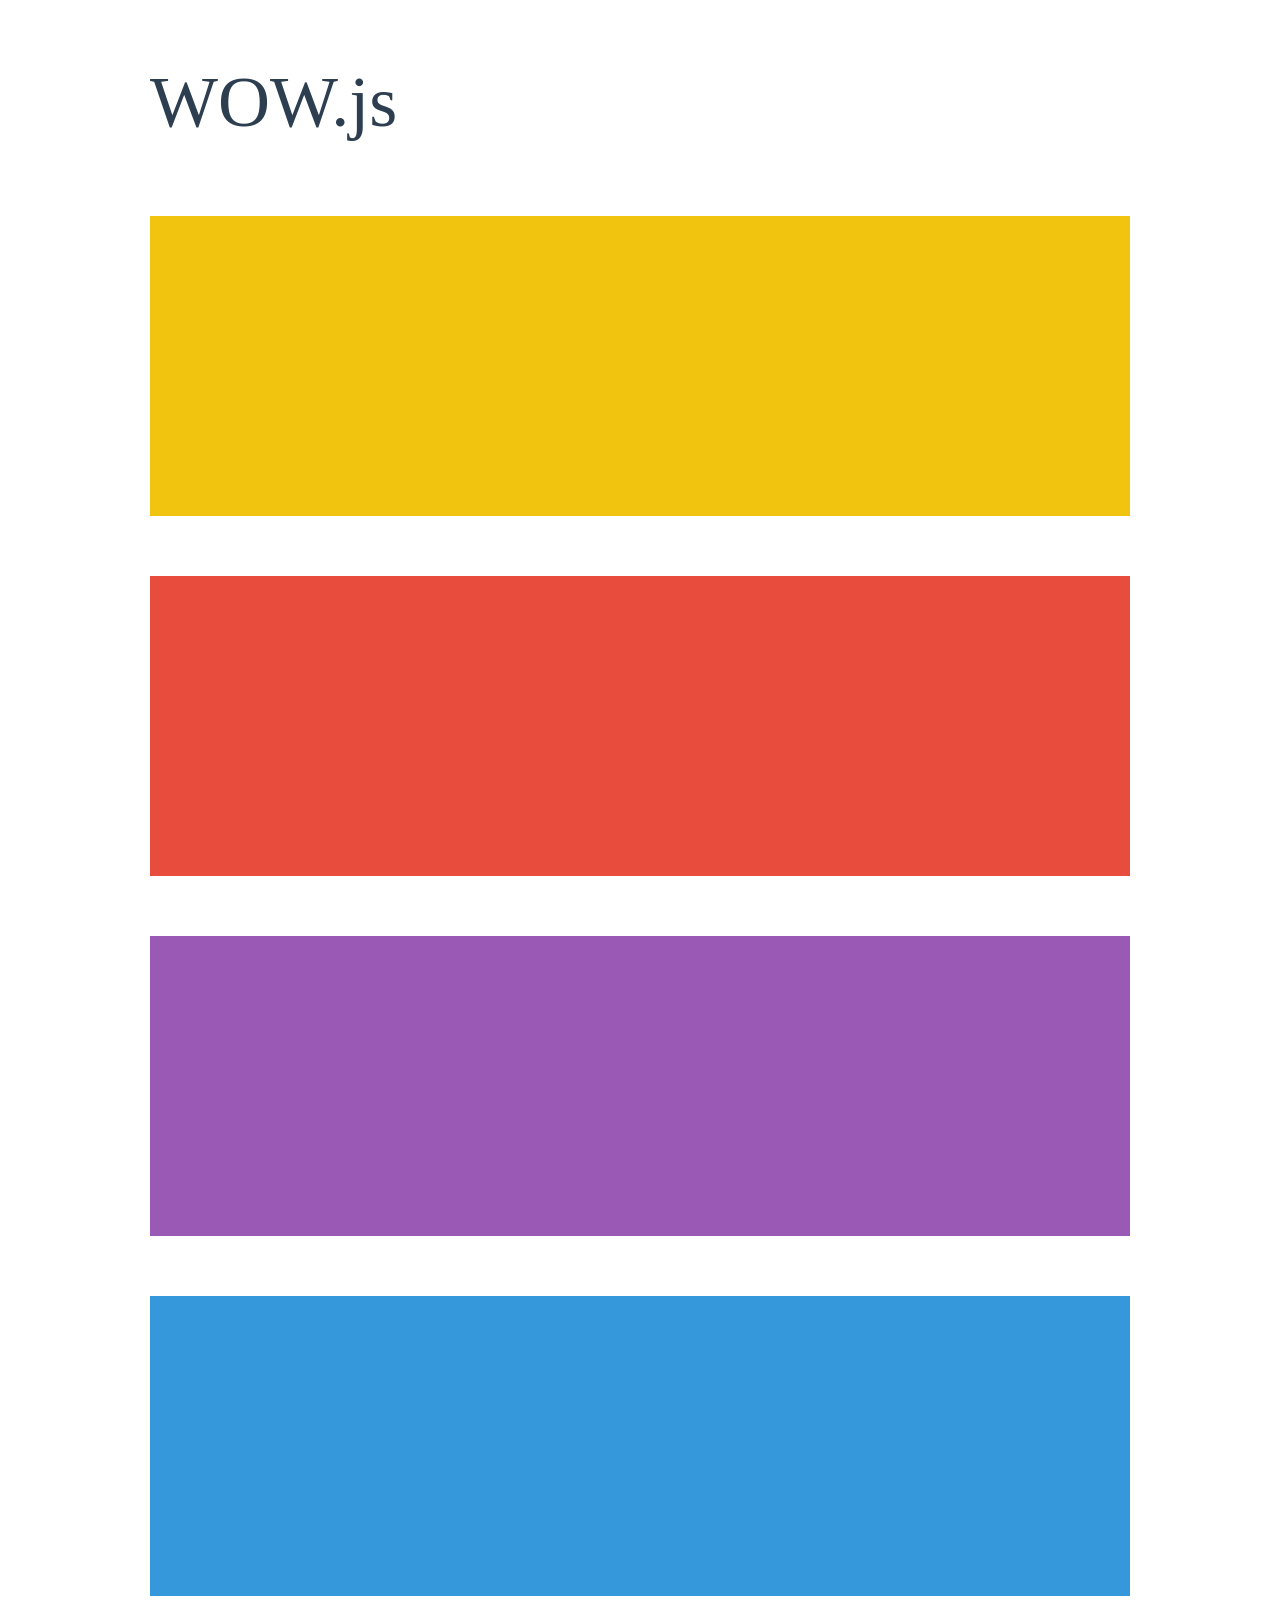
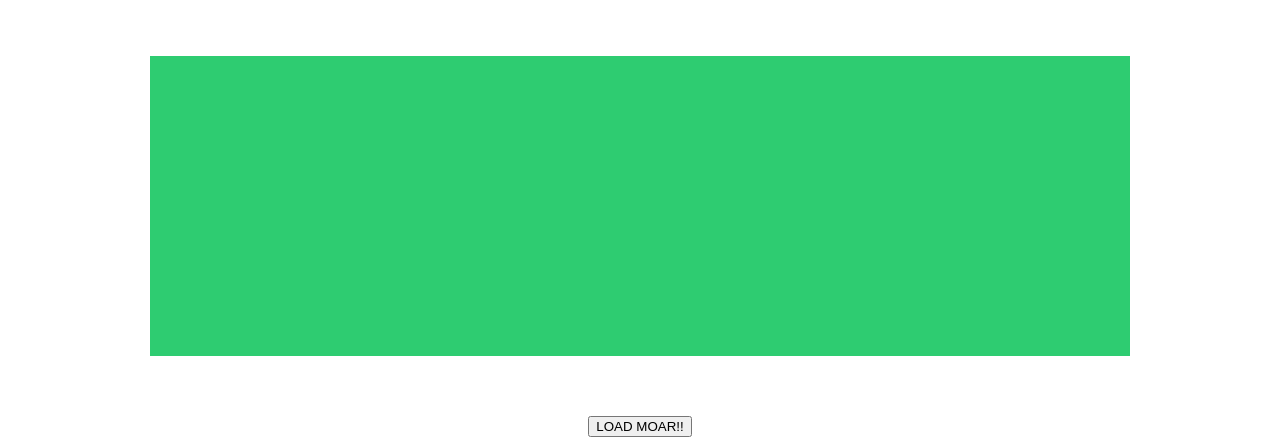
<file: libs/wow/demo.html>
<!doctype html>

<html lang="en">
<head>
  <meta charset="utf-8">
  <title>WOW</title>
  <link rel="stylesheet" href="css/libs/animate.css">
  <link rel="stylesheet" href="css/site.css">
  <style>
    .wow:first-child {
      visibility: hidden;
    }
  </style>
  <!--[if IE]>
    <script src="http://html5shiv.googlecode.com/svn/trunk/html5.js"></script>
  <![endif]-->
</head>

<body>
  <div id="container">
    <header>
      <h1>WOW.js</h1>
    </header>
    <div id="main">
      <section class="wow fadeInDown" style="background-color: #f1c40f;"></section>
      <section class="wow pulse" style="background-color: #e74c3c;" data-wow-iteration="infinite" data-wow-duration="1500ms"></section>
      <section class="section--purple wow slideInRight" data-wow-delay="2s"></section>
      <section class="section--blue wow bounceInLeft" data-wow-offset="300"></section>
      <section class="section--green wow slideInLeft" data-wow-duration="4s"></section>
      <button id="moar">LOAD MOAR!!</button>
    </div>
  </div>
  <script src="dist/wow.js"></script>
  <script>
    wow = new WOW(
      {
        animateClass: 'animated',
        offset:       100,
        callback:     function(box) {
          console.log("WOW: animating <" + box.tagName.toLowerCase() + ">")
        }
      }
    );
    wow.init();
    document.getElementById('moar').onclick = function() {
      var section = document.createElement('section');
      section.className = 'section--purple wow fadeInDown';
      this.parentNode.insertBefore(section, this);
    };
  </script>
</body>
</html>
</file>
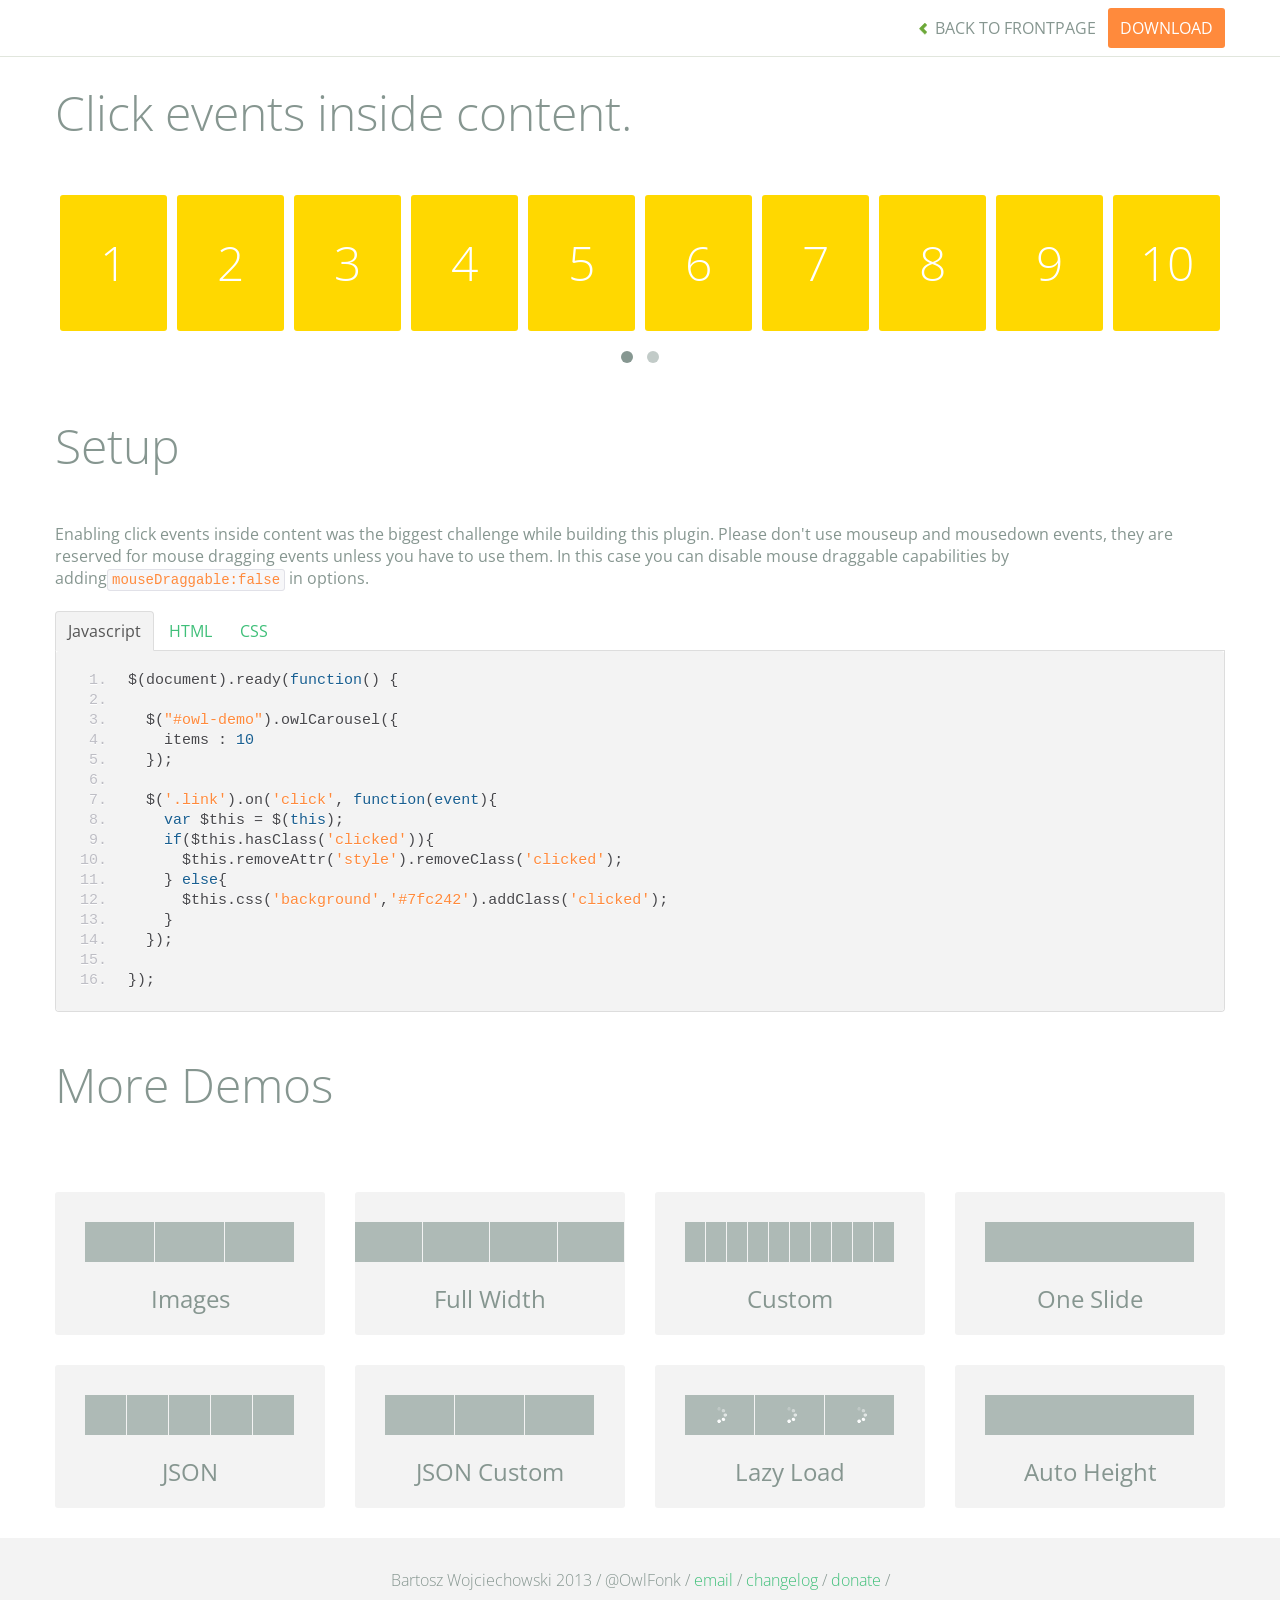
<file: libs/owl-carousel/demos/click.html>
<!DOCTYPE html>
<html lang="en">
  <head>
    <meta charset="utf-8">
    <title>Owl Carousel - Click Event</title>
    <meta name="viewport" content="width=device-width, initial-scale=1.0">
    <meta name="description" content="jQuery Responsive Carousel - Owl Carusel">
    <meta name="author" content="Bartosz Wojciechowski">

    <link href='http://fonts.googleapis.com/css?family=Open+Sans:400italic,400,300,600,700' rel='stylesheet' type='text/css'>
    <link href="../assets/css/bootstrapTheme.css" rel="stylesheet">
    <link href="../assets/css/custom.css" rel="stylesheet">

    <!-- Owl Carousel Assets -->
    <link href="../owl-carousel/owl.carousel.css" rel="stylesheet">
    <link href="../owl-carousel/owl.theme.css" rel="stylesheet">

    <link href="../assets/js/google-code-prettify/prettify.css" rel="stylesheet">

    <!-- Le fav and touch icons -->
    <link rel="apple-touch-icon-precomposed" sizes="144x144" href="../assets/ico/apple-touch-icon-144-precomposed.png">
    <link rel="apple-touch-icon-precomposed" sizes="114x114" href="../assets/ico/apple-touch-icon-114-precomposed.png">
      <link rel="apple-touch-icon-precomposed" sizes="72x72" href="../assets/ico/apple-touch-icon-72-precomposed.png">
                    <link rel="apple-touch-icon-precomposed" href="../assets/ico/apple-touch-icon-57-precomposed.png">
                                   <link rel="shortcut icon" href="../assets/ico/favicon.png">
  </head>
  <body>

      <div id="top-nav" class="navbar navbar-fixed-top">
        <div class="navbar-inner">
          <div class="container">
            <button type="button" class="btn btn-navbar" data-toggle="collapse" data-target=".nav-collapse">
            <span class="icon-bar"></span>
            <span class="icon-bar"></span>
            <span class="icon-bar"></span>
          </button>
            <div class="nav-collapse collapse">
            <ul class="nav pull-right">
              <li><a href="../index.html"><i class="icon-chevron-left"></i> Back to Frontpage</a></li>
              <li><a href="../owl.carousel.zip" class="download download-on" data-spy="affix" data-offset-top="450">Download</a></li>
            </ul>
            <ul class="nav pull-left">
              
            </ul>
            </div>
          </div>
        </div>
      </div>
   
    <div id="title">
      <div class="container">
        <div class="row">
          <div class="span12">
            <h1>Click events inside content.</h1>
          </div>
        </div>
      </div>
    </div>

      <div id="demo">
        <div class="container">
          <div class="row">
            <div class="span12">

              <div id="owl-demo" class="owl-carousel">
                
                <a class="item link"><h1>1</h1></a>
                <a class="item link"><h1>2</h1></a>
                <a class="item link"><h1>3</h1></a>
                <a class="item link"><h1>4</h1></a>
                <a class="item link"><h1>5</h1></a>
                <a class="item link"><h1>6</h1></a>
                <a class="item link"><h1>7</h1></a>
                <a class="item link"><h1>8</h1></a>
                <a class="item link"><h1>9</h1></a>
                <a class="item link"><h1>10</h1></a>
                <a class="item link"><h1>11</h1></a>
                <a class="item link"><h1>12</h1></a>
                <a class="item link"><h1>13</h1></a>
                <a class="item link"><h1>14</h1></a>
                <a class="item link"><h1>15</h1></a>
                <a class="item link"><h1>16</h1></a>

              </div>
            </div>
          </div>
        </div>

    </div>

    <div id="example-info">
      <div class="container">
        <div class="row">
          <div class="span12">
            <h1>Setup</h1>
            <p>Enabling click events inside content was the biggest challenge while building this plugin. Please don't use mouseup and mousedown events, they are reserved for mouse dragging events unless you have to use them. In this case you can disable mouse draggable capabilities by adding<code>mouseDraggable:false</code> in options.
            </p>
            <ul class="nav nav-tabs" id="myTab">
              <li class="active"><a href="#javascript">Javascript</a></li>
              <li><a href="#HTML">HTML</a></li>
              <li><a href="#CSS">CSS</a></li>
            </ul>
             
            <div class="tab-content">

              <div class="tab-pane active" id="javascript">
<pre class="pre-show prettyprint linenums">
$(document).ready(function() {

  $("#owl-demo").owlCarousel({
    items : 10
  });

  $('.link').on('click', function(event){
    var $this = $(this);
    if($this.hasClass('clicked')){
      $this.removeAttr('style').removeClass('clicked');
    } else{
      $this.css('background','#7fc242').addClass('clicked');
    }
  });

})&#59;
</pre>

              </div>

              <div class="tab-pane" id="HTML">
<pre class="pre-show prettyprint linenums">
&lt;div id="owl-demo" class="owl-carousel"&gt;
  &lt;a class="item link"&gt;&lt;h1&gt;1&lt;/h1&gt;&lt;/a&gt;
  &lt;a class="item link"&gt;&lt;h1&gt;2&lt;/h1&gt;&lt;/a&gt;
  &lt;a class="item link"&gt;&lt;h1&gt;3&lt;/h1&gt;&lt;/a&gt;
  &lt;a class="item link"&gt;&lt;h1&gt;4&lt;/h1&gt;&lt;/a&gt;
  &lt;a class="item link"&gt;&lt;h1&gt;5&lt;/h1&gt;&lt;/a&gt;
  &lt;a class="item link"&gt;&lt;h1&gt;6&lt;/h1&gt;&lt;/a&gt;
  &lt;a class="item link"&gt;&lt;h1&gt;7&lt;/h1&gt;&lt;/a&gt;
  &lt;a class="item link"&gt;&lt;h1&gt;8&lt;/h1&gt;&lt;/a&gt;
  &lt;a class="item link"&gt;&lt;h1&gt;9&lt;/h1&gt;&lt;/a&gt;
  &lt;a class="item link"&gt;&lt;h1&gt;10&lt;/h1&gt;&lt;/a&gt;
  &lt;a class="item link"&gt;&lt;h1&gt;11&lt;/h1&gt;&lt;/a&gt;
  &lt;a class="item link"&gt;&lt;h1&gt;12&lt;/h1&gt;&lt;/a&gt;
  &lt;a class="item link"&gt;&lt;h1&gt;13&lt;/h1&gt;&lt;/a&gt;
  &lt;a class="item link"&gt;&lt;h1&gt;14&lt;/h1&gt;&lt;/a&gt;
  &lt;a class="item link"&gt;&lt;h1&gt;15&lt;/h1&gt;&lt;/a&gt;
  &lt;a class="item link"&gt;&lt;h1&gt;16&lt;/h1&gt;&lt;/a&gt;
&lt;/div&gt;
</pre>
              </div>

              <div class="tab-pane" id="CSS">
<pre class="pre-show prettyprint linenums">
#owl-demo .item{
  display: block;
  cursor: pointer;
  background: #ffd800;
  padding: 30px 0px;
  margin: 5px;
  color: #FFF;
  -webkit-border-radius: 3px;
  -moz-border-radius: 3px;
  border-radius: 3px;
  text-align: center;
  -webkit-tap-highlight-color: rgba(255, 255, 255, 0); 
}
#owl-demo .item:hover{
  background: #F2CD00;
}
</pre>
              </div>
            </div><!--End Tab Content-->

          </div>
        </div>
      </div>
    </div>

    <div id="more">
      <div class="container">

        <div class="row">
          <div class="span12">
            <h1>More Demos</h1>
          </div>
        </div>

        <div class="row demos-row">
          <div class="span3">
            <a href="images.html" class="demo-box">
              <div class="demo-wrapper demo-images clearfix">
                <div class="demo-slide"><div class="bg"></div></div>
                <div class="demo-slide"><div class="bg"></div></div>
                <div class="demo-slide"><div class="bg"></div></div>
              </div>
              <h3>Images</h3>
            </a>
          </div>

          <div class="span3">
            <a href="full.html" class="demo-box">
              <div class="demo-wrapper demo-full clearfix">
                <div class="demo-slide"><div class="bg"></div></div>
                <div class="demo-slide"><div class="bg"></div></div>
                <div class="demo-slide"><div class="bg"></div></div>
                <div class="demo-slide"><div class="bg"></div></div>
              </div>
              <h3>Full Width</h3>
            </a>
          </div>

          <div class="span3">
            <a href="custom.html" class="demo-box">
              <div class="demo-wrapper demo-custom clearfix">
                <div class="demo-slide"><div class="bg"></div></div>
                <div class="demo-slide"><div class="bg"></div></div>
                <div class="demo-slide"><div class="bg"></div></div>
                <div class="demo-slide"><div class="bg"></div></div>
                <div class="demo-slide"><div class="bg"></div></div>
                <div class="demo-slide"><div class="bg"></div></div>
                <div class="demo-slide"><div class="bg"></div></div>
                <div class="demo-slide"><div class="bg"></div></div>
                <div class="demo-slide"><div class="bg"></div></div>
                <div class="demo-slide"><div class="bg"></div></div>
              </div>
              <h3>Custom</h3>
            </a>
          </div>

          <div class="span3">
            <a href="one.html" class="demo-box">
              <div class="demo-wrapper demo-one clearfix">
                <div class="demo-slide"><div class="bg"></div></div>
              </div>
              <h3>One Slide</h3>
            </a>
          </div>

        </div>
        <div class="row demos-row">
          <div class="span3">
            <a href="json.html" class="demo-box">
              <div class="demo-wrapper demo-Json clearfix">
                <div class="demo-slide"><div class="bg"></div></div>
                <div class="demo-slide"><div class="bg"></div></div>
                <div class="demo-slide"><div class="bg"></div></div>
                <div class="demo-slide"><div class="bg"></div></div>
                <div class="demo-slide"><div class="bg"></div></div>
              </div>
              <h3>JSON</h3>
            </a>
          </div>

          <div class="span3">
            <a href="customJson.html" class="demo-box">
              <div class="demo-wrapper demo-Json-custom clearfix">
                <div class="demo-slide"><div class="bg"></div></div>
                <div class="demo-slide"><div class="bg"></div></div>
                <div class="demo-slide"><div class="bg"></div></div>
              </div>
              <h3>JSON Custom</h3>
            </a>
          </div>

          <div class="span3">
            <a href="lazyLoad.html" class="demo-box">
              <div class="demo-wrapper demo-lazy clearfix">
                <div class="demo-slide"><div class="bg"></div></div>
                <div class="demo-slide"><div class="bg"></div></div>
                <div class="demo-slide"><div class="bg"></div></div>
              </div>
              <h3>Lazy Load</h3>
            </a>
          </div>

          <div class="span3">
            <a href="autoHeight.html" class="demo-box">
              <div class="demo-wrapper demo-height clearfix">
                <div class="demo-slide"><div class="bg"></div></div>
              </div>
              <h3>Auto Height</h3>
            </a>
          </div>

        </div>
      </div>
    </div>
 
    <div id="footer">
      <div class="container">
        <div class="row">
          <div class="span12">
            <h5>Bartosz Wojciechowski 2013 / @OwlFonk / 
            <a href="mailto:owl@owlgraphic.com?subject=Hey Owl!">email</a> / 
            <a href="../changelog.html">changelog</a> /
            <a href="https://www.paypal.com/cgi-bin/webscr?cmd=_s-xclick&hosted_button_id=EFSGXZS7V2U9N">donate</a> / 
            <a href="https://twitter.com/share" class="twitter-share-button" data-url="http://owlgraphic.com/owlcarousel/" data-text="Awesome jQuery Owl Carousel Responsive Plugin" data-via="OwlFonk" data-count="none" data-hashtags="owlcarousel"></a>
            <script>
            var owldomain = window.location.hostname.indexOf("owlgraphic");
            if(owldomain !== -1){
              !function(d,s,id){var js,fjs=d.getElementsByTagName(s)[0],p=/^http:/.test(d.location)?'http':'https';if(!d.getElementById(id)){js=d.createElement(s);js.id=id;js.src=p+'://platform.twitter.com/widgets.js';fjs.parentNode.insertBefore(js,fjs);}}(document, 'script', 'twitter-wjs');
            }
            </script>
            </h5>
          </div>
        </div>
      </div>
    </div>


    <script src="../assets/js/jquery-1.9.1.min.js"></script> 
    <script src="../owl-carousel/owl.carousel.js"></script>


    <!-- Demo -->

    <style>
    #owl-demo .item{
        display: block;
        cursor: pointer;
        background: #ffd800;
        padding: 30px 0px;
        margin: 5px;
        color: #FFF;
        -webkit-border-radius: 3px;
        -moz-border-radius: 3px;
        border-radius: 3px;
        text-align: center;
        -webkit-tap-highlight-color: rgba(255, 255, 255, 0); 
    }
    #owl-demo .item:hover{
      background: #F2CD00;
    }
    </style>


    <script>
    $(document).ready(function() {

      $("#owl-demo").owlCarousel({
        items : 10
      });

      $('.link').on('click', function(event){
        var $this = $(this);
        if($this.hasClass('clicked')){
          $this.removeAttr('style').removeClass('clicked');
        } else{
          $this.css('background','#7fc242').addClass('clicked');
        }
      });


    });
    </script>


    <script src="../assets/js/bootstrap-collapse.js"></script>
    <script src="../assets/js/bootstrap-transition.js"></script>
    <script src="../assets/js/bootstrap-tab.js"></script>

    <script src="../assets/js/google-code-prettify/prettify.js"></script>
	  <script src="../assets/js/application.js"></script>

  </body>
</html>
</file>
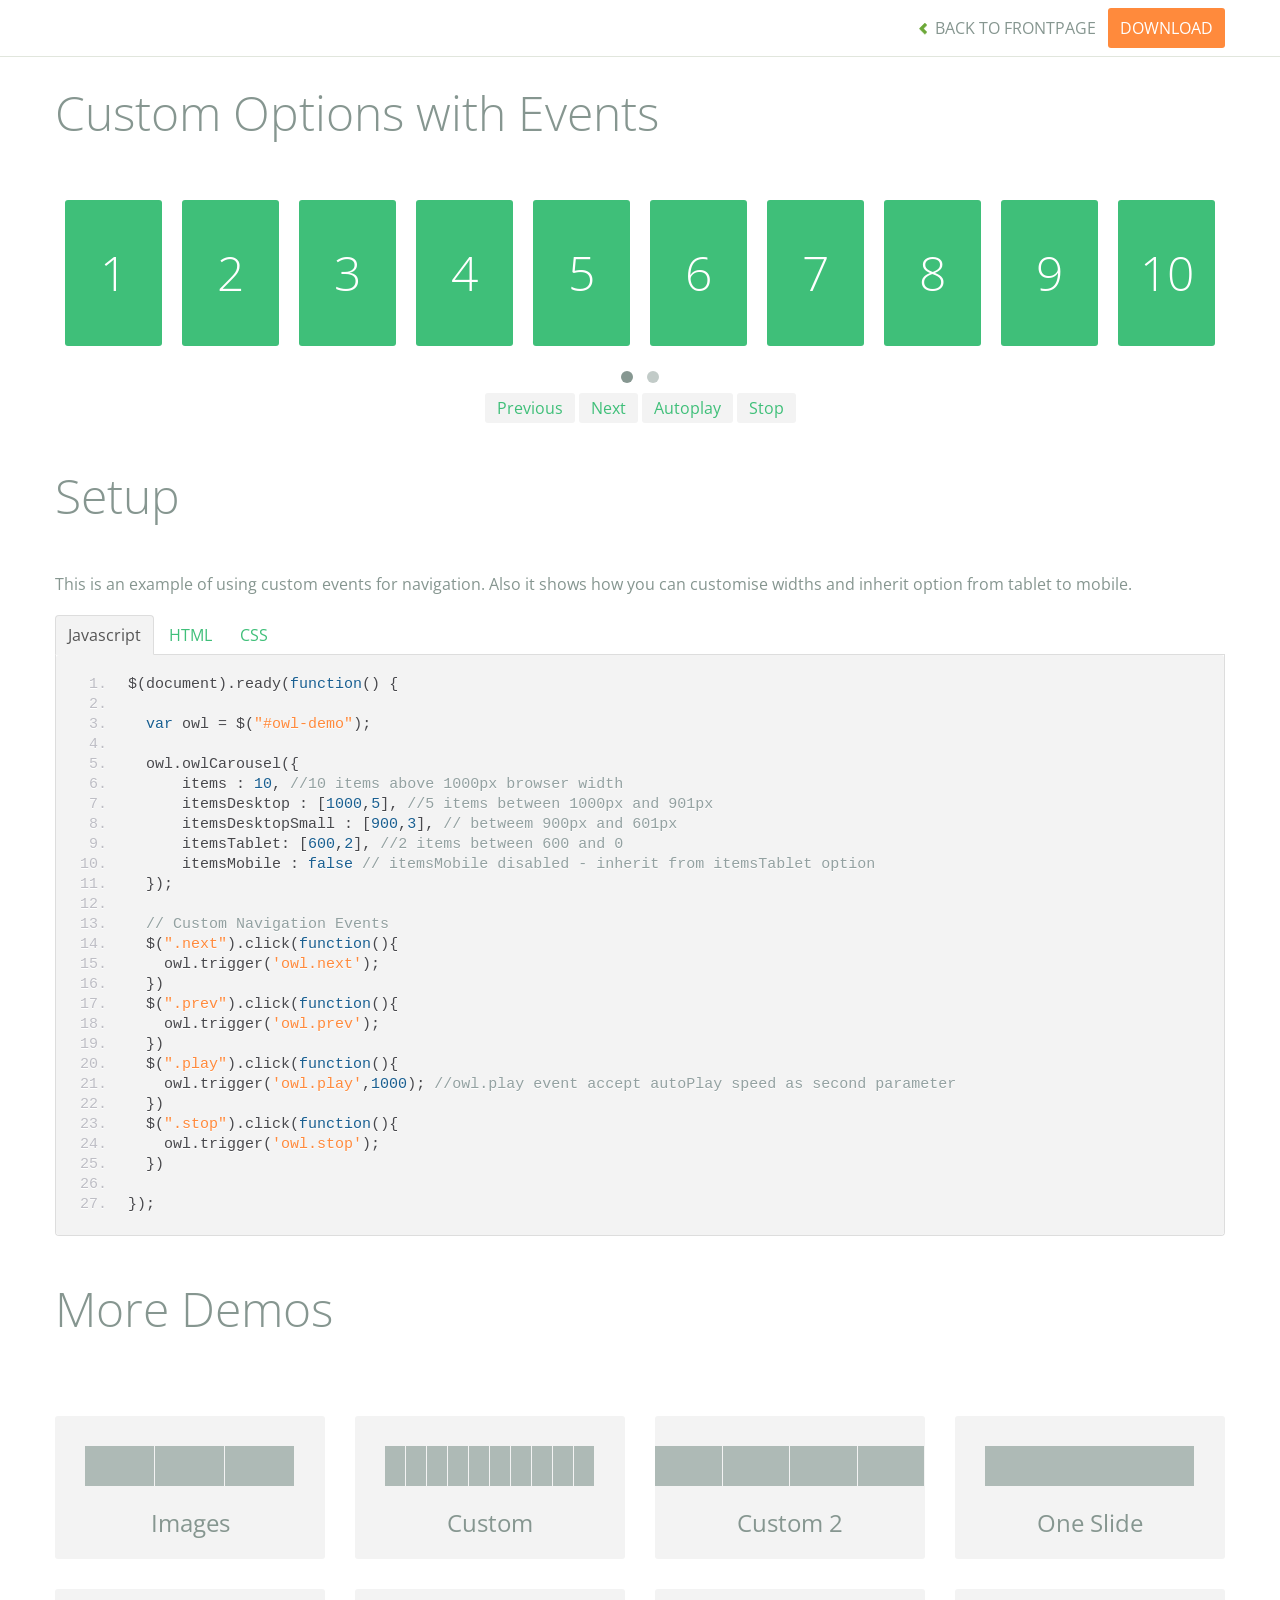
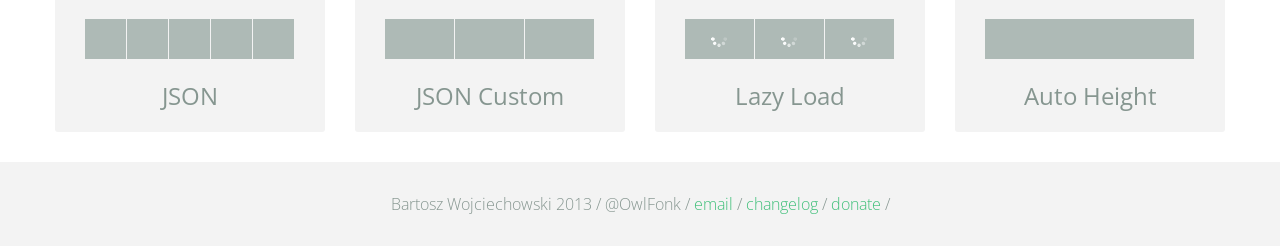
<file: libs/owl-carousel/demos/custom.html>
<!DOCTYPE html>
<html lang="en">
  <head>
    <meta charset="utf-8">
    <title>Owl Carousel - Custom</title>
    <meta name="viewport" content="width=device-width, initial-scale=1.0">
    <meta name="description" content="jQuery Responsive Carousel - Owl Carusel">
    <meta name="author" content="Bartosz Wojciechowski">

    <link href='http://fonts.googleapis.com/css?family=Open+Sans:400italic,400,300,600,700' rel='stylesheet' type='text/css'>
    <link href="../assets/css/bootstrapTheme.css" rel="stylesheet">
    <link href="../assets/css/custom.css" rel="stylesheet">

    <!-- Owl Carousel Assets -->
    <link href="../owl-carousel/owl.carousel.css" rel="stylesheet">
    <link href="../owl-carousel/owl.theme.css" rel="stylesheet">

    <link href="../assets/js/google-code-prettify/prettify.css" rel="stylesheet">

    <!-- Le fav and touch icons -->
    <link rel="apple-touch-icon-precomposed" sizes="144x144" href="../assets/ico/apple-touch-icon-144-precomposed.png">
    <link rel="apple-touch-icon-precomposed" sizes="114x114" href="../assets/ico/apple-touch-icon-114-precomposed.png">
      <link rel="apple-touch-icon-precomposed" sizes="72x72" href="../assets/ico/apple-touch-icon-72-precomposed.png">
                    <link rel="apple-touch-icon-precomposed" href="../assets/ico/apple-touch-icon-57-precomposed.png">
                                   <link rel="shortcut icon" href="../assets/ico/favicon.png">
  </head>
  <body>

      <div id="top-nav" class="navbar navbar-fixed-top">
        <div class="navbar-inner">
          <div class="container">
            <button type="button" class="btn btn-navbar" data-toggle="collapse" data-target=".nav-collapse">
            <span class="icon-bar"></span>
            <span class="icon-bar"></span>
            <span class="icon-bar"></span>
          </button>
            <div class="nav-collapse collapse">
            <ul class="nav pull-right">
              <li><a href="../index.html"><i class="icon-chevron-left"></i> Back to Frontpage</a></li>
              <li><a href="../owl.carousel.zip" class="download download-on" data-spy="affix" data-offset-top="450">Download</a></li>
            </ul>
            <ul class="nav pull-left">
              
            </ul>
            </div>
          </div>
        </div>
      </div>
   
    <div id="title">
      <div class="container">
        <div class="row">
          <div class="span12">
            <h1>Custom Options with Events</h1>
          </div>
        </div>
      </div>
    </div>

      <div id="demo">
        <div class="container">
          <div class="row">
            <div class="span12">

              <div id="owl-demo" class="owl-carousel">
                
                <div class="item"><h1>1</h1></div>
                <div class="item"><h1>2</h1></div>
                <div class="item"><h1>3</h1></div>
                <div class="item"><h1>4</h1></div>
                <div class="item"><h1>5</h1></div>
                <div class="item"><h1>6</h1></div>
                <div class="item"><h1>7</h1></div>
                <div class="item"><h1>8</h1></div>
                <div class="item"><h1>9</h1></div>
                <div class="item"><h1>10</h1></div>
                <div class="item"><h1>11</h1></div>
                <div class="item"><h1>12</h1></div>
                <div class="item"><h1>13</h1></div>
                <div class="item"><h1>14</h1></div>
                <div class="item"><h1>15</h1></div>
                <div class="item"><h1>16</h1></div>

              </div>
              <div class="customNavigation">
                <a class="btn prev">Previous</a>
                <a class="btn next">Next</a>
                <a class="btn play">Autoplay</a>
                <a class="btn stop">Stop</a>
              </div>

            </div>
          </div>
        </div>

    </div>

    <div id="example-info">
      <div class="container">
        <div class="row">
          <div class="span12">
            <h1>Setup</h1>
            <p>This is an example of using custom events for navigation. Also it shows how you can customise widths and inherit option from tablet to mobile.
            </p>
            <ul class="nav nav-tabs" id="myTab">
              <li class="active"><a href="#javascript">Javascript</a></li>
              <li><a href="#HTML">HTML</a></li>
              <li><a href="#CSS">CSS</a></li>
            </ul>
             
            <div class="tab-content">

              <div class="tab-pane active" id="javascript">
<pre class="pre-show prettyprint linenums">
$(document).ready(function() {

  var owl = &#36;("#owl-demo")&#59;

  owl.owlCarousel({
      items : 10, //10 items above 1000px browser width
      itemsDesktop : [1000,5], //5 items between 1000px and 901px
      itemsDesktopSmall : [900,3], // betweem 900px and 601px
      itemsTablet: [600,2], //2 items between 600 and 0
      itemsMobile : false // itemsMobile disabled - inherit from itemsTablet option
  })&#59;

  // Custom Navigation Events
  $(".next").click(function(){
    owl.trigger('owl.next')&#59;
  })
  $(".prev").click(function(){
    owl.trigger('owl.prev')&#59;
  })
  $(".play").click(function(){
    owl.trigger('owl.play',1000)&#59; //owl.play event accept autoPlay speed as second parameter
  })
  $(".stop").click(function(){
    owl.trigger('owl.stop')&#59;
  })

})&#59;
</pre>

              </div>

              <div class="tab-pane" id="HTML">
<pre class="pre-show prettyprint linenums">
&lt;div id="owl-demo" class="owl-carousel owl-theme"&gt;
  &lt;div class="item"&gt;&lt;h1&gt;1&lt;/h1&gt;&lt;/div&gt;
  &lt;div class="item"&gt;&lt;h1&gt;2&lt;/h1&gt;&lt;/div&gt;
  &lt;div class="item"&gt;&lt;h1&gt;3&lt;/h1&gt;&lt;/div&gt;
  &lt;div class="item"&gt;&lt;h1&gt;4&lt;/h1&gt;&lt;/div&gt;
  &lt;div class="item"&gt;&lt;h1&gt;5&lt;/h1&gt;&lt;/div&gt;
  &lt;div class="item"&gt;&lt;h1&gt;6&lt;/h1&gt;&lt;/div&gt;
  &lt;div class="item"&gt;&lt;h1&gt;7&lt;/h1&gt;&lt;/div&gt;
  &lt;div class="item"&gt;&lt;h1&gt;8&lt;/h1&gt;&lt;/div&gt;
  &lt;div class="item"&gt;&lt;h1&gt;9&lt;/h1&gt;&lt;/div&gt;
  &lt;div class="item"&gt;&lt;h1&gt;10&lt;/h1&gt;&lt;/div&gt;
  &lt;div class="item"&gt;&lt;h1&gt;11&lt;/h1&gt;&lt;/div&gt;
  &lt;div class="item"&gt;&lt;h1&gt;12&lt;/h1&gt;&lt;/div&gt;
  &lt;div class="item"&gt;&lt;h1&gt;13&lt;/h1&gt;&lt;/div&gt;
  &lt;div class="item"&gt;&lt;h1&gt;14&lt;/h1&gt;&lt;/div&gt;
  &lt;div class="item"&gt;&lt;h1&gt;15&lt;/h1&gt;&lt;/div&gt;
  &lt;div class="item"&gt;&lt;h1&gt;16&lt;/h1&gt;&lt;/div&gt;
&lt;/div&gt;

&lt;div class="customNavigation"&gt;
  &lt;a class="btn prev"&gt;Previous&lt;/a&gt;
  &lt;a class="btn next"&gt;Next&lt;/a&gt;
  &lt;a class="btn play"&gt;Autoplay&lt;/a&gt;
  &lt;a class="btn stop"&gt;Stop&lt;/a&gt;
&lt;/div&gt;
</pre>
              </div>

              <div class="tab-pane" id="CSS">
<pre class="pre-show prettyprint linenums">
#owl-demo .item{
  background: #3fbf79;
  padding: 30px 0px;
  margin: 10px;
  color: #FFF;
  -webkit-border-radius: 3px;
  -moz-border-radius: 3px;
  border-radius: 3px;
  text-align: center;
}
.customNavigation{
  text-align: center;
}
//use styles below to disable ugly selection
.customNavigation a{
  -webkit-user-select: none;
  -khtml-user-select: none;
  -moz-user-select: none;
  -ms-user-select: none;
  user-select: none;
  -webkit-tap-highlight-color: rgba(0, 0, 0, 0);
}

</pre>
              </div>
            </div><!--End Tab Content-->

          </div>
        </div>
      </div>
    </div>

    <div id="more">
      <div class="container">

        <div class="row">
          <div class="span12">
            <h1>More Demos</h1>
          </div>
        </div>

        <div class="row demos-row">
          <div class="span3">
            <a href="images.html" class="demo-box">
              <div class="demo-wrapper demo-images clearfix">
                <div class="demo-slide"><div class="bg"></div></div>
                <div class="demo-slide"><div class="bg"></div></div>
                <div class="demo-slide"><div class="bg"></div></div>
              </div>
              <h3>Images</h3>
            </a>
          </div>

          <div class="span3">
            <a href="custom.html" class="demo-box">
              <div class="demo-wrapper demo-custom clearfix">
                <div class="demo-slide"><div class="bg"></div></div>
                <div class="demo-slide"><div class="bg"></div></div>
                <div class="demo-slide"><div class="bg"></div></div>
                <div class="demo-slide"><div class="bg"></div></div>
                <div class="demo-slide"><div class="bg"></div></div>
                <div class="demo-slide"><div class="bg"></div></div>
                <div class="demo-slide"><div class="bg"></div></div>
                <div class="demo-slide"><div class="bg"></div></div>
                <div class="demo-slide"><div class="bg"></div></div>
                <div class="demo-slide"><div class="bg"></div></div>
              </div>
              <h3>Custom</h3>
            </a>
          </div>

          <div class="span3">
            <a href="itemsCustom.html" class="demo-box">
              <div class="demo-wrapper demo-full clearfix">
                <div class="demo-slide"><div class="bg"></div></div>
                <div class="demo-slide"><div class="bg"></div></div>
                <div class="demo-slide"><div class="bg"></div></div>
                <div class="demo-slide"><div class="bg"></div></div>
              </div>
              <h3>Custom 2</h3>
            </a>
          </div>

          <div class="span3">
            <a href="one.html" class="demo-box">
              <div class="demo-wrapper demo-one clearfix">
                <div class="demo-slide"><div class="bg"></div></div>
              </div>
              <h3>One Slide</h3>
            </a>
          </div>

        </div>
        <div class="row demos-row">
          <div class="span3">
            <a href="json.html" class="demo-box">
              <div class="demo-wrapper demo-Json clearfix">
                <div class="demo-slide"><div class="bg"></div></div>
                <div class="demo-slide"><div class="bg"></div></div>
                <div class="demo-slide"><div class="bg"></div></div>
                <div class="demo-slide"><div class="bg"></div></div>
                <div class="demo-slide"><div class="bg"></div></div>
              </div>
              <h3>JSON</h3>
            </a>
          </div>

          <div class="span3">
            <a href="customJson.html" class="demo-box">
              <div class="demo-wrapper demo-Json-custom clearfix">
                <div class="demo-slide"><div class="bg"></div></div>
                <div class="demo-slide"><div class="bg"></div></div>
                <div class="demo-slide"><div class="bg"></div></div>
              </div>
              <h3>JSON Custom</h3>
            </a>
          </div>

          <div class="span3">
            <a href="lazyLoad.html" class="demo-box">
              <div class="demo-wrapper demo-lazy clearfix">
                <div class="demo-slide"><div class="bg"></div></div>
                <div class="demo-slide"><div class="bg"></div></div>
                <div class="demo-slide"><div class="bg"></div></div>
              </div>
              <h3>Lazy Load</h3>
            </a>
          </div>

          <div class="span3">
            <a href="autoHeight.html" class="demo-box">
              <div class="demo-wrapper demo-height clearfix">
                <div class="demo-slide"><div class="bg"></div></div>
              </div>
              <h3>Auto Height</h3>
            </a>
          </div>

        </div>
      </div>
    </div>


 
    <div id="footer">
      <div class="container">
        <div class="row">
          <div class="span12">
            <h5>Bartosz Wojciechowski 2013 / @OwlFonk / 
            <a href="mailto:owl@owlgraphic.com?subject=Hey Owl!">email</a> / 
            <a href="../changelog.html">changelog</a> /
            <a href="https://www.paypal.com/cgi-bin/webscr?cmd=_s-xclick&hosted_button_id=EFSGXZS7V2U9N">donate</a> / 
            <a href="https://twitter.com/share" class="twitter-share-button" data-url="http://owlgraphic.com/owlcarousel/" data-text="Awesome jQuery Owl Carousel Responsive Plugin" data-via="OwlFonk" data-count="none" data-hashtags="owlcarousel"></a>
            <script>
            var owldomain = window.location.hostname.indexOf("owlgraphic");
            if(owldomain !== -1){
              !function(d,s,id){var js,fjs=d.getElementsByTagName(s)[0],p=/^http:/.test(d.location)?'http':'https';if(!d.getElementById(id)){js=d.createElement(s);js.id=id;js.src=p+'://platform.twitter.com/widgets.js';fjs.parentNode.insertBefore(js,fjs);}}(document, 'script', 'twitter-wjs');
            }
            </script>
            </h5>
          </div>
        </div>
      </div>
    </div>


    <script src="../assets/js/jquery-1.9.1.min.js"></script> 
    <script src="../owl-carousel/owl.carousel.js"></script>


    <!-- Demo -->

    <style>
    #owl-demo .item{
        background: #3fbf79;
        padding: 30px 0px;
        margin: 10px;
        color: #FFF;
        -webkit-border-radius: 3px;
        -moz-border-radius: 3px;
        border-radius: 3px;
        text-align: center;
    }
    .customNavigation{
      text-align: center;
    }
    .customNavigation a{
      -webkit-user-select: none;
      -khtml-user-select: none;
      -moz-user-select: none;
      -ms-user-select: none;
      user-select: none;
      -webkit-tap-highlight-color: rgba(0, 0, 0, 0);
    }
    </style>


    <script>
    $(document).ready(function() {

      var owl = $("#owl-demo");

      owl.owlCarousel({

      items : 10, //10 items above 1000px browser width
      itemsDesktop : [1000,5], //5 items between 1000px and 901px
      itemsDesktopSmall : [900,3], // 3 items betweem 900px and 601px
      itemsTablet: [600,2], //2 items between 600 and 0;
      itemsMobile : false // itemsMobile disabled - inherit from itemsTablet option
      
      });

      // Custom Navigation Events
      $(".next").click(function(){
        owl.trigger('owl.next');
      })
      $(".prev").click(function(){
        owl.trigger('owl.prev');
      })
      $(".play").click(function(){
        owl.trigger('owl.play',1000);
      })
      $(".stop").click(function(){
        owl.trigger('owl.stop');
      })


    });
    </script>


    <script src="../assets/js/bootstrap-collapse.js"></script>
    <script src="../assets/js/bootstrap-transition.js"></script>
    <script src="../assets/js/bootstrap-tab.js"></script>

    <script src="../assets/js/google-code-prettify/prettify.js"></script>
    <script src="../assets/js/application.js"></script>

  </body>
</html>
</file>
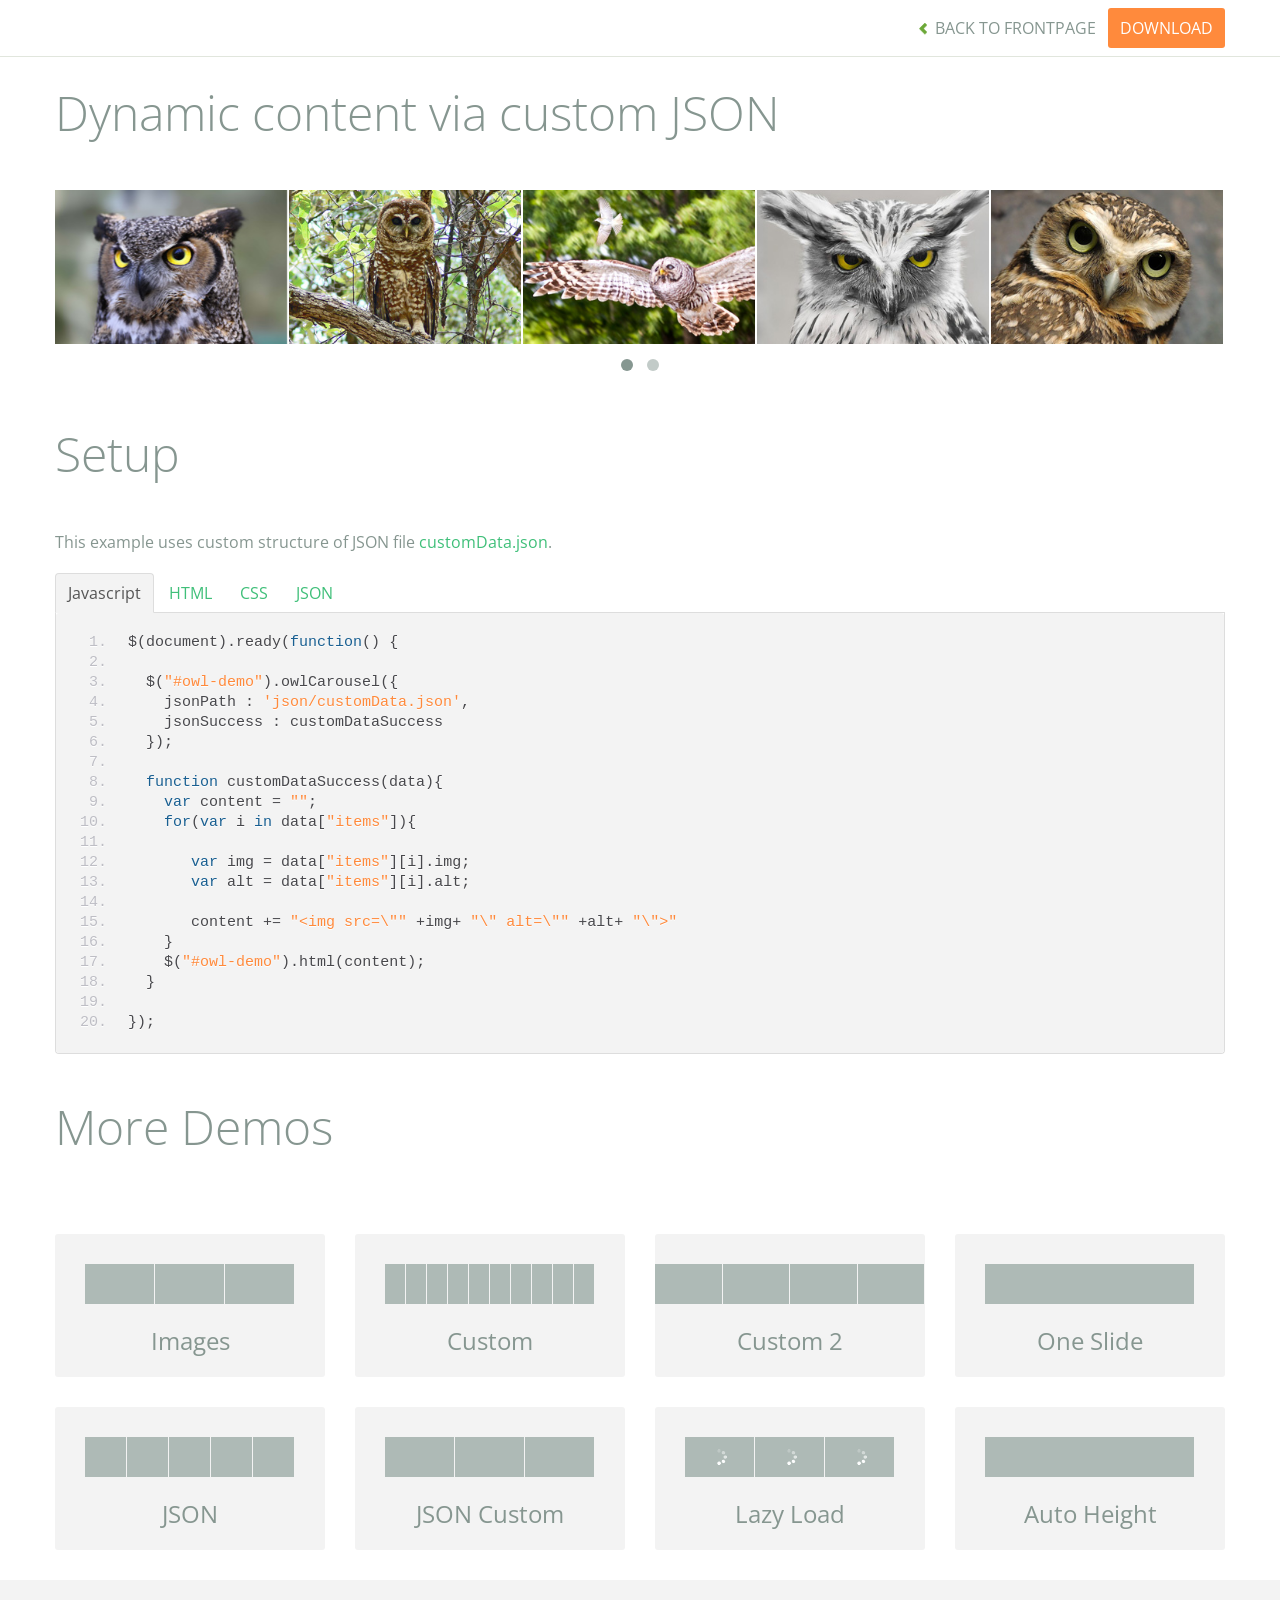
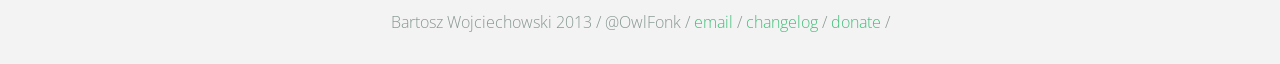
<file: libs/owl-carousel/demos/customJson.html>
<!DOCTYPE html>
<html lang="en">
  <head>
    <meta charset="utf-8">
    <title>Owl Carousel - Dynamic content via custom JSON</title>
    <meta name="viewport" content="width=device-width, initial-scale=1.0">
    <meta name="description" content="jQuery Responsive Carousel - Owl Carusel">
    <meta name="author" content="Bartosz Wojciechowski">

    <link href='http://fonts.googleapis.com/css?family=Open+Sans:400italic,400,300,600,700' rel='stylesheet' type='text/css'>
    <link href="../assets/css/bootstrapTheme.css" rel="stylesheet">
    <link href="../assets/css/custom.css" rel="stylesheet">

    <!-- Owl Carousel Assets -->
    <link href="../owl-carousel/owl.carousel.css" rel="stylesheet">
    <link href="../owl-carousel/owl.theme.css" rel="stylesheet">

    <link href="../assets/js/google-code-prettify/prettify.css" rel="stylesheet">

    <!-- Le fav and touch icons -->
    <link rel="apple-touch-icon-precomposed" sizes="144x144" href="../assets/ico/apple-touch-icon-144-precomposed.png">
    <link rel="apple-touch-icon-precomposed" sizes="114x114" href="../assets/ico/apple-touch-icon-114-precomposed.png">
      <link rel="apple-touch-icon-precomposed" sizes="72x72" href="../assets/ico/apple-touch-icon-72-precomposed.png">
                    <link rel="apple-touch-icon-precomposed" href="../assets/ico/apple-touch-icon-57-precomposed.png">
                                   <link rel="shortcut icon" href="../assets/ico/favicon.png">
  </head>
  <body>

      <div id="top-nav" class="navbar navbar-fixed-top">
        <div class="navbar-inner">
          <div class="container">
            <button type="button" class="btn btn-navbar" data-toggle="collapse" data-target=".nav-collapse">
            <span class="icon-bar"></span>
            <span class="icon-bar"></span>
            <span class="icon-bar"></span>
          </button>
            <div class="nav-collapse collapse">
            <ul class="nav pull-right">
              <li><a href="../index.html"><i class="icon-chevron-left"></i> Back to Frontpage</a></li>
              <li><a href="../owl.carousel.zip" class="download download-on" data-spy="affix" data-offset-top="450">Download</a></li>
            </ul>
            <ul class="nav pull-left">
              
            </ul>
            </div>
          </div>
        </div>
      </div>
   
    <div id="title">
      <div class="container">
        <div class="row">
          <div class="span12">
            <h1>Dynamic content via custom JSON</h1>
          </div>
        </div>
      </div>
    </div>

      <div id="demo">
        <div class="container">
          <div class="row">
            <div class="span12">

              <div id="owl-demo" class="owl-carousel">
              </div>
            </div>
          </div>
        </div>

    </div>

    <div id="example-info">
      <div class="container">
        <div class="row">
          <div class="span12">
            <h1>Setup</h1>
            <p>This example uses custom structure of JSON file <a href="json/customData.json">customData.json</a>.
            </p>
            <ul class="nav nav-tabs" id="myTab">
              <li class="active"><a href="#javascript">Javascript</a></li>
              <li><a href="#HTML">HTML</a></li>
              <li><a href="#CSS">CSS</a></li>
              <li><a href="#JSON">JSON</a></li>
            </ul>
             
            <div class="tab-content">

              <div class="tab-pane active" id="javascript">
<pre class="pre-show prettyprint linenums">
$(document).ready(function() {

  $("#owl-demo").owlCarousel({
    jsonPath : 'json/customData.json',
    jsonSuccess : customDataSuccess
  });

  function customDataSuccess(data){
    var content = "";
    for(var i in data["items"]){
       
       var img = data["items"][i].img;
       var alt = data["items"][i].alt;

       content += "&lt;img src=\"" +img+ "\" alt=\"" +alt+ "\"&gt"
    }
    $("#owl-demo").html(content);
  }

});
</pre>  

              </div>

              <div class="tab-pane" id="HTML">
<pre class="pre-show prettyprint linenums">
&lt;div id="owl-demo" class="owl-carousel"&gt;
&lt;/div&gt;
</pre>
              </div>

              <div class="tab-pane" id="CSS">
<pre class="pre-show prettyprint linenums">
#owl-demo .item{
  background: #a1def8;
  padding: 30px 0px;
  display: block;
  margin: 5px;
  color: #FFF;
  -webkit-border-radius: 3px;
  -moz-border-radius: 3px;
  border-radius: 3px;
  text-align: center;
}

</pre>
              </div>
              <div class="tab-pane" id="JSON">
<pre class="pre-show prettyprint linenums">
{
  "items" : [
    {
      "img": "assets/owl1.jpg",
      "alt" : "Owl Image 1"
    },
    {
      "img": "assets/owl2.jpg",
      "alt" : "Owl Image 2"
    },
    {
      "img": "assets/owl3.jpg",
      "alt" : "Owl Image 1"
    },
    {
      "img": "assets/owl4.jpg",
      "alt" : "Owl Image 2"
    },
    {
      "img": "assets/owl5.jpg",
      "alt" : "Owl Image 1"
    },
    {
      "img": "assets/owl6.jpg",
      "alt" : "Owl Image 2"
    }
  ]
}
</pre>
</div>
            </div><!--End Tab Content-->

          </div>
        </div>
      </div>
    </div>

    <div id="more">
      <div class="container">

        <div class="row">
          <div class="span12">
            <h1>More Demos</h1>
          </div>
        </div>

        <div class="row demos-row">
          <div class="span3">
            <a href="images.html" class="demo-box">
              <div class="demo-wrapper demo-images clearfix">
                <div class="demo-slide"><div class="bg"></div></div>
                <div class="demo-slide"><div class="bg"></div></div>
                <div class="demo-slide"><div class="bg"></div></div>
              </div>
              <h3>Images</h3>
            </a>
          </div>

          <div class="span3">
            <a href="custom.html" class="demo-box">
              <div class="demo-wrapper demo-custom clearfix">
                <div class="demo-slide"><div class="bg"></div></div>
                <div class="demo-slide"><div class="bg"></div></div>
                <div class="demo-slide"><div class="bg"></div></div>
                <div class="demo-slide"><div class="bg"></div></div>
                <div class="demo-slide"><div class="bg"></div></div>
                <div class="demo-slide"><div class="bg"></div></div>
                <div class="demo-slide"><div class="bg"></div></div>
                <div class="demo-slide"><div class="bg"></div></div>
                <div class="demo-slide"><div class="bg"></div></div>
                <div class="demo-slide"><div class="bg"></div></div>
              </div>
              <h3>Custom</h3>
            </a>
          </div>

          <div class="span3">
            <a href="itemsCustom.html" class="demo-box">
              <div class="demo-wrapper demo-full clearfix">
                <div class="demo-slide"><div class="bg"></div></div>
                <div class="demo-slide"><div class="bg"></div></div>
                <div class="demo-slide"><div class="bg"></div></div>
                <div class="demo-slide"><div class="bg"></div></div>
              </div>
              <h3>Custom 2</h3>
            </a>
          </div>

          <div class="span3">
            <a href="one.html" class="demo-box">
              <div class="demo-wrapper demo-one clearfix">
                <div class="demo-slide"><div class="bg"></div></div>
              </div>
              <h3>One Slide</h3>
            </a>
          </div>

        </div>
        <div class="row demos-row">
          <div class="span3">
            <a href="json.html" class="demo-box">
              <div class="demo-wrapper demo-Json clearfix">
                <div class="demo-slide"><div class="bg"></div></div>
                <div class="demo-slide"><div class="bg"></div></div>
                <div class="demo-slide"><div class="bg"></div></div>
                <div class="demo-slide"><div class="bg"></div></div>
                <div class="demo-slide"><div class="bg"></div></div>
              </div>
              <h3>JSON</h3>
            </a>
          </div>

          <div class="span3">
            <a href="customJson.html" class="demo-box">
              <div class="demo-wrapper demo-Json-custom clearfix">
                <div class="demo-slide"><div class="bg"></div></div>
                <div class="demo-slide"><div class="bg"></div></div>
                <div class="demo-slide"><div class="bg"></div></div>
              </div>
              <h3>JSON Custom</h3>
            </a>
          </div>

          <div class="span3">
            <a href="lazyLoad.html" class="demo-box">
              <div class="demo-wrapper demo-lazy clearfix">
                <div class="demo-slide"><div class="bg"></div></div>
                <div class="demo-slide"><div class="bg"></div></div>
                <div class="demo-slide"><div class="bg"></div></div>
              </div>
              <h3>Lazy Load</h3>
            </a>
          </div>

          <div class="span3">
            <a href="autoHeight.html" class="demo-box">
              <div class="demo-wrapper demo-height clearfix">
                <div class="demo-slide"><div class="bg"></div></div>
              </div>
              <h3>Auto Height</h3>
            </a>
          </div>

        </div>
      </div>
    </div>


 
    <div id="footer">
      <div class="container">
        <div class="row">
          <div class="span12">
            <h5>Bartosz Wojciechowski 2013 / @OwlFonk / 
            <a href="mailto:owl@owlgraphic.com?subject=Hey Owl!">email</a> / 
            <a href="../changelog.html">changelog</a> /
            <a href="https://www.paypal.com/cgi-bin/webscr?cmd=_s-xclick&hosted_button_id=EFSGXZS7V2U9N">donate</a> / 
            <a href="https://twitter.com/share" class="twitter-share-button" data-url="http://owlgraphic.com/owlcarousel/" data-text="Awesome jQuery Owl Carousel Responsive Plugin" data-via="OwlFonk" data-count="none" data-hashtags="owlcarousel"></a>
            <script>
            var owldomain = window.location.hostname.indexOf("owlgraphic");
            if(owldomain !== -1){
              !function(d,s,id){var js,fjs=d.getElementsByTagName(s)[0],p=/^http:/.test(d.location)?'http':'https';if(!d.getElementById(id)){js=d.createElement(s);js.id=id;js.src=p+'://platform.twitter.com/widgets.js';fjs.parentNode.insertBefore(js,fjs);}}(document, 'script', 'twitter-wjs');
            }
            </script>
            </h5>
          </div>
        </div>
      </div>
    </div>


    <script src="../assets/js/jquery-1.9.1.min.js"></script> 
    <script src="../owl-carousel/owl.carousel.js"></script>


    <!-- Demo -->

    <style>
    #owl-demo img{
        display: block;
        width: 99%;
        height: auto;
    }
    </style>


    <script>
    $(document).ready(function() {

      $("#owl-demo").owlCarousel({
        jsonPath : 'json/customData.json',
        jsonSuccess : customDataSuccess
      });

      function customDataSuccess(data){
        var content = "";
        for(var i in data["items"]){
           
           var img = data["items"][i].img;
           var alt = data["items"][i].alt;

           content += "<img src=\"" +img+ "\" alt=\"" +alt+ "\">"
        }
        $("#owl-demo").html(content);
      }

    });
    </script>


    <script src="../assets/js/bootstrap-collapse.js"></script>
    <script src="../assets/js/bootstrap-transition.js"></script>
    <script src="../assets/js/bootstrap-tab.js"></script>

    <script src="../assets/js/google-code-prettify/prettify.js"></script>
	  <script src="../assets/js/application.js"></script>

  </body>
</html>
</file>
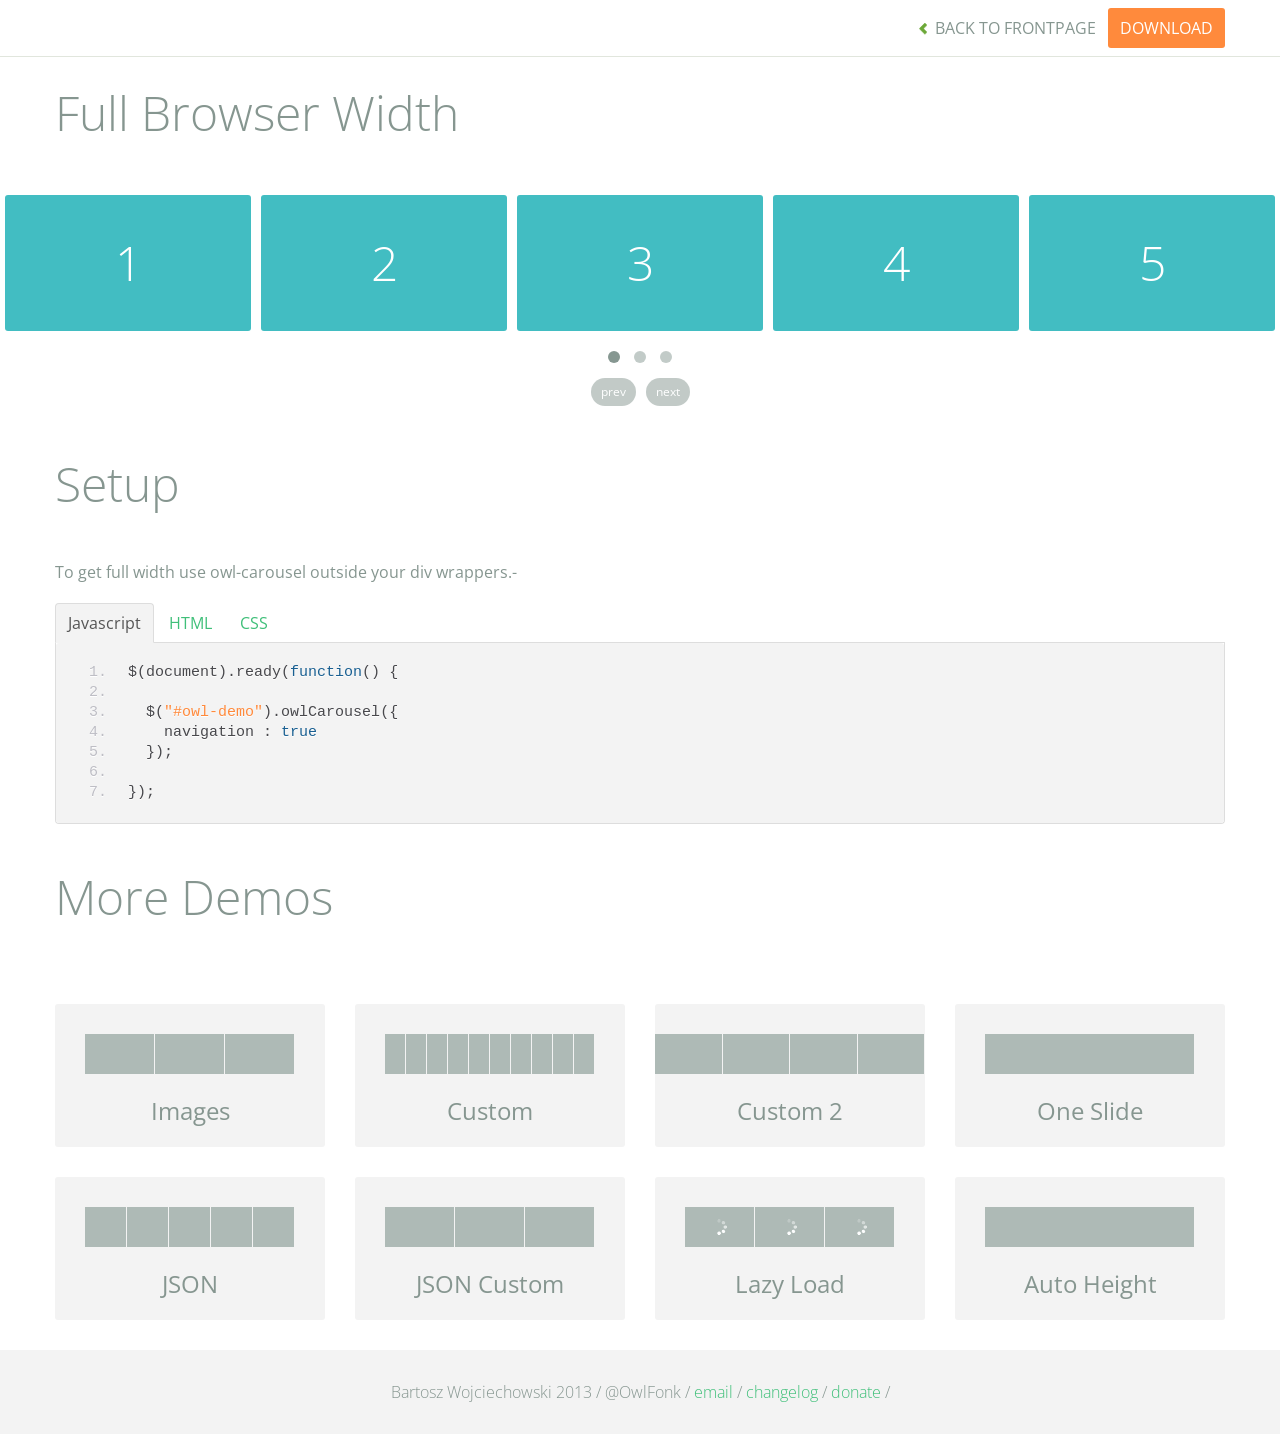
<file: libs/owl-carousel/demos/full.html>
<!DOCTYPE html>
<html lang="en">
  <head>
    <meta charset="utf-8">
    <title>Owl Carousel - Full Width Demo</title>
    <meta name="viewport" content="width=device-width, initial-scale=1.0">
    <meta name="description" content="jQuery Responsive Carousel - Owl Carusel">
    <meta name="author" content="Bartosz Wojciechowski">
    
    <link href='http://fonts.googleapis.com/css?family=Open+Sans:400italic,400,300,600,700' rel='stylesheet' type='text/css'>
    <link href="../assets/css/bootstrapTheme.css" rel="stylesheet">
    <link href="../assets/css/custom.css" rel="stylesheet">

    <!-- Owl Carousel Assets -->
    <link href="../owl-carousel/owl.carousel.css" rel="stylesheet">
    <link href="../owl-carousel/owl.theme.css" rel="stylesheet">

    <link href="../assets/js/google-code-prettify/prettify.css" rel="stylesheet">

	
    <!-- Le fav and touch icons -->
    <link rel="apple-touch-icon-precomposed" sizes="144x144" href="../assets/ico/apple-touch-icon-144-precomposed.png">
    <link rel="apple-touch-icon-precomposed" sizes="114x114" href="../assets/ico/apple-touch-icon-114-precomposed.png">
      <link rel="apple-touch-icon-precomposed" sizes="72x72" href="../assets/ico/apple-touch-icon-72-precomposed.png">
                    <link rel="apple-touch-icon-precomposed" href="../assets/ico/apple-touch-icon-57-precomposed.png">
                                   <link rel="shortcut icon" href="../assets/ico/favicon.png">
  </head>
  <body>

      <div id="top-nav" class="navbar navbar-fixed-top">
        <div class="navbar-inner">
          <div class="container">
            <button type="button" class="btn btn-navbar" data-toggle="collapse" data-target=".nav-collapse">
            <span class="icon-bar"></span>
            <span class="icon-bar"></span>
            <span class="icon-bar"></span>
          </button>
            <div class="nav-collapse collapse">
            <ul class="nav pull-right">
              <li><a href="../index.html"><i class="icon-chevron-left"></i> Back to Frontpage</a></li>
              <li><a href="../owl.carousel.zip" class="download download-on" data-spy="affix" data-offset-top="450">Download</a></li>
            </ul>
            <ul class="nav pull-left">
              
            </ul>
            </div>
          </div>
        </div>
      </div>
   
    <div id="title">
      <div class="container">
        <div class="row">
          <div class="span12">
            <h1>Full Browser Width</h1>
          </div>
        </div>
      </div>
    </div>

      <div id="demo">

        <div id="owl-demo" class="owl-carousel">
          
          <div class="item"><h1>1</h1></div>
          <div class="item"><h1>2</h1></div>
          <div class="item"><h1>3</h1></div>
          <div class="item"><h1>4</h1></div>
          <div class="item"><h1>5</h1></div>
          <div class="item"><h1>6</h1></div>
          <div class="item"><h1>7</h1></div>
          <div class="item"><h1>8</h1></div>
          <div class="item"><h1>9</h1></div>
          <div class="item"><h1>10</h1></div>
          <div class="item"><h1>11</h1></div>
          <div class="item"><h1>12</h1></div>

        </div>

    </div>

    <div id="example-info">
      <div class="container">
        <div class="row">
          <div class="span12">
            <h1>Setup</h1>
            <p>To get full width use owl-carousel outside your div wrappers.-</p>
            <ul class="nav nav-tabs" id="myTab">
              <li class="active"><a href="#javascript">Javascript</a></li>
              <li><a href="#HTML">HTML</a></li>
              <li><a href="#CSS">CSS</a></li>
            </ul>
             
            <div class="tab-content">

              <div class="tab-pane active" id="javascript">
<pre class="pre-show prettyprint linenums">
$(document).ready(function() {

  $("#owl-demo").owlCarousel({
    navigation : true
  });

});
</pre>  

              </div>

              <div class="tab-pane" id="HTML">
<pre class="pre-show prettyprint linenums">
&lt;div id="owl-demo" class="owl-carousel owl-theme"&gt;
          
  &lt;div class="item"&gt;&lt;h1&gt;1&lt;/h1&gt;&lt;/div&gt;
  &lt;div class="item"&gt;&lt;h1&gt;2&lt;/h1&gt;&lt;/div&gt;
  &lt;div class="item"&gt;&lt;h1&gt;3&lt;/h1&gt;&lt;/div&gt;
  &lt;div class="item"&gt;&lt;h1&gt;4&lt;/h1&gt;&lt;/div&gt;
  &lt;div class="item"&gt;&lt;h1&gt;5&lt;/h1&gt;&lt;/div&gt;
  &lt;div class="item"&gt;&lt;h1&gt;6&lt;/h1&gt;&lt;/div&gt;
  &lt;div class="item"&gt;&lt;h1&gt;7&lt;/h1&gt;&lt;/div&gt;
  &lt;div class="item"&gt;&lt;h1&gt;8&lt;/h1&gt;&lt;/div&gt;
  &lt;div class="item"&gt;&lt;h1&gt;9&lt;/h1&gt;&lt;/div&gt;
  &lt;div class="item"&gt;&lt;h1&gt;10&lt;/h1&gt;&lt;/div&gt;
  &lt;div class="item"&gt;&lt;h1&gt;11&lt;/h1&gt;&lt;/div&gt;
  &lt;div class="item"&gt;&lt;h1&gt;12&lt;/h1&gt;&lt;/div&gt;

&lt;/div&gt;
</pre>
              </div>

              <div class="tab-pane" id="CSS">
<pre class="pre-show prettyprint linenums">
#owl-demo .item{
  background: #42bdc2;
  padding: 30px 0px;
  margin: 10px;
  color: #FFF;
  -webkit-border-radius: 3px;
  -moz-border-radius: 3px;
  border-radius: 3px;
  text-align: center;
}
</pre>
              </div>
            </div><!--End Tab Content-->

          </div>
        </div>
      </div>
    </div>

    <div id="more">
      <div class="container">

        <div class="row">
          <div class="span12">
            <h1>More Demos</h1>
          </div>
        </div>

        <div class="row demos-row">
          <div class="span3">
            <a href="images.html" class="demo-box">
              <div class="demo-wrapper demo-images clearfix">
                <div class="demo-slide"><div class="bg"></div></div>
                <div class="demo-slide"><div class="bg"></div></div>
                <div class="demo-slide"><div class="bg"></div></div>
              </div>
              <h3>Images</h3>
            </a>
          </div>

          <div class="span3">
            <a href="custom.html" class="demo-box">
              <div class="demo-wrapper demo-custom clearfix">
                <div class="demo-slide"><div class="bg"></div></div>
                <div class="demo-slide"><div class="bg"></div></div>
                <div class="demo-slide"><div class="bg"></div></div>
                <div class="demo-slide"><div class="bg"></div></div>
                <div class="demo-slide"><div class="bg"></div></div>
                <div class="demo-slide"><div class="bg"></div></div>
                <div class="demo-slide"><div class="bg"></div></div>
                <div class="demo-slide"><div class="bg"></div></div>
                <div class="demo-slide"><div class="bg"></div></div>
                <div class="demo-slide"><div class="bg"></div></div>
              </div>
              <h3>Custom</h3>
            </a>
          </div>

          <div class="span3">
            <a href="itemsCustom.html" class="demo-box">
              <div class="demo-wrapper demo-full clearfix">
                <div class="demo-slide"><div class="bg"></div></div>
                <div class="demo-slide"><div class="bg"></div></div>
                <div class="demo-slide"><div class="bg"></div></div>
                <div class="demo-slide"><div class="bg"></div></div>
              </div>
              <h3>Custom 2</h3>
            </a>
          </div>

          <div class="span3">
            <a href="one.html" class="demo-box">
              <div class="demo-wrapper demo-one clearfix">
                <div class="demo-slide"><div class="bg"></div></div>
              </div>
              <h3>One Slide</h3>
            </a>
          </div>

        </div>
        <div class="row demos-row">
          <div class="span3">
            <a href="json.html" class="demo-box">
              <div class="demo-wrapper demo-Json clearfix">
                <div class="demo-slide"><div class="bg"></div></div>
                <div class="demo-slide"><div class="bg"></div></div>
                <div class="demo-slide"><div class="bg"></div></div>
                <div class="demo-slide"><div class="bg"></div></div>
                <div class="demo-slide"><div class="bg"></div></div>
              </div>
              <h3>JSON</h3>
            </a>
          </div>

          <div class="span3">
            <a href="customJson.html" class="demo-box">
              <div class="demo-wrapper demo-Json-custom clearfix">
                <div class="demo-slide"><div class="bg"></div></div>
                <div class="demo-slide"><div class="bg"></div></div>
                <div class="demo-slide"><div class="bg"></div></div>
              </div>
              <h3>JSON Custom</h3>
            </a>
          </div>

          <div class="span3">
            <a href="lazyLoad.html" class="demo-box">
              <div class="demo-wrapper demo-lazy clearfix">
                <div class="demo-slide"><div class="bg"></div></div>
                <div class="demo-slide"><div class="bg"></div></div>
                <div class="demo-slide"><div class="bg"></div></div>
              </div>
              <h3>Lazy Load</h3>
            </a>
          </div>

          <div class="span3">
            <a href="autoHeight.html" class="demo-box">
              <div class="demo-wrapper demo-height clearfix">
                <div class="demo-slide"><div class="bg"></div></div>
              </div>
              <h3>Auto Height</h3>
            </a>
          </div>

        </div>
      </div>
    </div>


 
    <div id="footer">
      <div class="container">
        <div class="row">
          <div class="span12">
            <h5>Bartosz Wojciechowski 2013 / @OwlFonk / 
            <a href="mailto:owl@owlgraphic.com?subject=Hey Owl!">email</a> / 
            <a href="../changelog.html">changelog</a> /
            <a href="https://www.paypal.com/cgi-bin/webscr?cmd=_s-xclick&hosted_button_id=EFSGXZS7V2U9N">donate</a> / 
            <a href="https://twitter.com/share" class="twitter-share-button" data-url="http://owlgraphic.com/owlcarousel/" data-text="Awesome jQuery Owl Carousel Responsive Plugin" data-via="OwlFonk" data-count="none" data-hashtags="owlcarousel"></a>
            <script>
            var owldomain = window.location.hostname.indexOf("owlgraphic");
            if(owldomain !== -1){
              !function(d,s,id){var js,fjs=d.getElementsByTagName(s)[0],p=/^http:/.test(d.location)?'http':'https';if(!d.getElementById(id)){js=d.createElement(s);js.id=id;js.src=p+'://platform.twitter.com/widgets.js';fjs.parentNode.insertBefore(js,fjs);}}(document, 'script', 'twitter-wjs');
            }
            </script>
            </h5>
          </div>
        </div>
      </div>
    </div>


    <script src="../assets/js/jquery-1.9.1.min.js"></script> 
    <script src="../owl-carousel/owl.carousel.js"></script>

    <!-- Demo -->

    <style>
    #owl-demo .item{
        background: #42bdc2;
        padding: 30px 0px;
        margin: 5px;
        color: #FFF;
        -webkit-border-radius: 3px;
        -moz-border-radius: 3px;
        border-radius: 3px;
        text-align: center;
    }
    </style>

    <script>
    $(document).ready(function() {
      $("#owl-demo").owlCarousel({
        navigation : true
      });
    });

    </script>
    

    <script src="../assets/js/bootstrap-collapse.js"></script>
    <script src="../assets/js/bootstrap-transition.js"></script>
    <script src="../assets/js/bootstrap-tab.js"></script>

    <script src="../assets/js/google-code-prettify/prettify.js"></script>
	  <script src="../assets/js/application.js"></script>

  </body>
</html>
</file>
<file: css/fonts.css>
@font-face {
  font-family: "Roboto-Thin";
  font-style: normal;
  font-weight: normal;
  src: url("../fonts/Roboto-Thin/Roboto-Thin.eot?#iefix") format("embedded-opentype"), url("../fonts/Roboto-Thin/Roboto-Thin.woff") format("woff"), url("../fonts/Roboto-Thin/Roboto-Thin.ttf") format("truetype"); }

@font-face {
  font-family: "Roboto-Light";
  font-style: normal;
  font-weight: normal;
  src: url("../fonts/Roboto-Light/Roboto-Light.eot?#iefix") format("embedded-opentype"), url("../fonts/Roboto-Light/Roboto-Light.woff") format("woff"), url("../fonts/Roboto-Light/Roboto-Light.ttf") format("truetype"); }

@font-face {
  font-family: "Roboto-Medium";
  font-style: normal;
  font-weight: normal;
  src: url("../fonts/Roboto-Medium/Roboto-Medium.eot?#iefix") format("embedded-opentype"), url("../fonts/Roboto-Medium/Roboto-Medium.woff") format("woff"), url("../fonts/Roboto-Medium/Roboto-Medium.ttf") format("truetype"); }

@font-face {
  font-family: "Roboto-Bold";
  font-style: normal;
  font-weight: normal;
  src: url("../fonts/Roboto-Bold/Roboto-Bold.eot?#iefix") format("embedded-opentype"), url("../fonts/Roboto-Bold/Roboto-Bold.woff") format("woff"), url("../fonts/Roboto-Bold/Roboto-Bold.ttf") format("truetype"); }

@font-face {
  font-family: "Roboto-Black";
  font-style: normal;
  font-weight: normal;
  src: url("../fonts/Roboto-Black/Roboto-Black.eot?#iefix") format("embedded-opentype"), url("../fonts/Roboto-Black/Roboto-Black.woff") format("woff"), url("../fonts/Roboto-Black/Roboto-Black.ttf") format("truetype"); }
</file>
<file: css/header.css>
@charset "UTF-8";
* {
  padding: 0;
  margin: 0; }

body {
  overflow-x: hidden !important;
  -webkit-font-smoothing: antialiased;
  font-family: "Roboto-Light", sans-serif; }

a, a:visited, a:focus {
  color: #fff;
  text-decoration: none; }

a:hover {
  text-decoration: none;
  outline: none;
  color: #1e9dd4; }

a:focus, .btn:focus {
  outline: none;
  text-decoration: none; }

input:focus, textarea:focus {
  outline: 0; }

h1 {
  font-size: 50px;
  line-height: 70px; }

h2 {
  font-size: 30px;
  line-height: 35px; }

h3 {
  font-size: 24px;
  line-height: 25px; }

h4 {
  font-size: 20px;
  line-height: 22px; }

p {
  font-size: 14px;
  line-height: 15px; }

img {
  max-width: 100%;
  height: auto; }

ul, ol {
  padding-left: 0; }

li {
  list-style: none; }

section {
  padding: 100px 0;
  position: relative; }

.no-padding {
  padding-left: 0;
  padding-right: 0; }

.clear {
  clear: both; }

.header {
  background: rgba(0, 0, 0, 0.65);
  position: relative;
  -webkit-transition: all .5s ease-in-out;
  transition: all .5s ease-in-out;
  z-index: 2;
  /*open-icon*/
  /**end open**/ }
  .header #open-menu {
    width: 40px;
    height: 40px;
    position: absolute;
    right: -50px;
    top: 20px;
    -webkit-transform: rotate(0deg);
    -ms-transform: rotate(0deg);
    transform: rotate(0deg);
    -webkit-transition: .5s ease-in-out;
    transition: .5s ease-in-out;
    cursor: pointer;
    z-index: 999;
    display: none; }
  .header #open-menu span {
    display: block;
    position: absolute;
    height: 4px;
    width: 50%;
    background: #1e9dd4;
    opacity: 1;
    -webkit-transform: rotate(0deg);
    -ms-transform: rotate(0deg);
    transform: rotate(0deg);
    -webkit-transition: .25s ease-in-out;
    transition: .25s ease-in-out; }
  .header #open-menu span:nth-child(even) {
    left: 50%;
    border-radius: 0 9px 9px 0; }
  .header #open-menu span:nth-child(odd) {
    left: 0px;
    border-radius: 9px 0 0 9px; }
  .header #open-menu span:nth-child(1), .header #open-menu span:nth-child(2) {
    top: 0px; }
  .header #open-menu span:nth-child(3), .header #open-menu span:nth-child(4) {
    top: 12px; }
  .header #open-menu span:nth-child(5), .header #open-menu span:nth-child(6) {
    top: 24px; }
  .header #open-menu.open span:nth-child(1), .header #open-menu.open span:nth-child(6) {
    -webkit-transform: rotate(45deg);
    -ms-transform: rotate(45deg);
    transform: rotate(45deg); }
  .header #open-menu.open span:nth-child(2), .header #open-menu.open span:nth-child(5) {
    -webkit-transform: rotate(-45deg);
    -ms-transform: rotate(-45deg);
    transform: rotate(-45deg); }
  .header #open-menu.open span:nth-child(1) {
    left: 5px;
    top: 7px; }
  .header #open-menu.open span:nth-child(2) {
    left: -webkit-calc(50% - 5px);
    left: calc(50% - 5px);
    top: 7px; }
  .header #open-menu.open span:nth-child(3) {
    left: -50%;
    opacity: 0; }
  .header #open-menu.open span:nth-child(4) {
    left: 100%;
    opacity: 0; }
  .header #open-menu.open span:nth-child(5) {
    left: 5px;
    top: 17px; }
  .header #open-menu.open span:nth-child(6) {
    left: -webkit-calc(50% - 5px);
    left: calc(50% - 5px);
    top: 17px; }
  .header .logo {
    padding: 5px;
    -webkit-transition: all .4s;
    transition: all .4s; }
    .header .logo a {
      margin-top: 4px;
      display: block;
      width: 83px;
      height: 50px;
      background: url(../images/logo.png) left no-repeat;
      background-size: cover;
      -webkit-transition: all .4s;
      transition: all .4s; }
  .header .head-menu ul {
    overflow: hidden; }
  .header .head-menu li {
    list-style: none;
    float: right; }
    .header .head-menu li a {
      display: block;
      padding: 20px 10px;
      font-family: "Roboto-Thin", sans-serif;
      font-size: 20px;
      -webkit-transition: all .4s;
      transition: all .4s; }
      .header .head-menu li a:hover {
        color: #1e9dd4; }
      .header .head-menu li a .fa {
        font-size: 26px; }
  .header .head-menu li:first-child a {
    padding: 20px 0 20px 10px; }
  .header .header__callback {
    text-align: right;
    padding-top: 20px;
    -webkit-transition: all .4s;
    transition: all .4s; }
    .header .header__callback span {
      font-size: 20px;
      font-family: "Roboto-Medium", sans-serif;
      color: #fff; }
      .header .header__callback span i {
        font-size: 25px; }
      .header .header__callback span i.fa-volume-control-phone {
        color: #b295c8; }
      .header .header__callback span i.fa-whatsapp {
        color: #7ac252; }
      .header .header__callback span i.fa-telegram {
        color: #84ceee; }
    .header .header__callback a {
      margin-top: 5px;
      border: none;
      background: #7B519C;
      color: #fff;
      font-family: "Roboto-Thin", sans-serif;
      font-size: 10px;
      text-align: center;
      display: inline-block;
      width: 100px;
      padding: 4px 0;
      text-transform: uppercase; }
      .header .header__callback a:hover {
        background: #1e9dd4; }
  .header .cart-wrap {
    position: relative;
    overflow: hidden; }
    .header .cart-wrap .cart-wrap__count {
      float: left;
      font-family: "Roboto-Bold", sans-serif;
      font-size: 15px;
      background: red;
      width: 20px;
      height: 20px;
      padding: 0;
      border-radius: 50%;
      text-align: center;
      position: absolute;
      left: 27px;
      top: 12px;
      color: #fff;
      -webkit-transition: all .4s;
      transition: all .4s; }
    .header .cart-wrap a {
      position: relative;
      font-family: "Roboto-Light", sans-serif;
      font-size: 48px;
      -webkit-transition: all .4s;
      transition: all .4s; }
      .header .cart-wrap a:hover {
        color: #fff;
        text-decoration: underline; }

.slider {
  height: 630px !important;
  overflow: hidden;
  top: -68px;
  position: relative;
  z-index: 1; }
  .slider .owl-item {
    height: 630px !important; }
  .slider .slider__text a, .slider .slider__img a {
    display: block;
    width: 260px;
    border: 1px solid #fff;
    padding: 5px 15px 5px 15px;
    font-size: 22px;
    font-family: "Roboto-Thin", sans-serif;
    text-align: center;
    text-transform: uppercase;
    -webkit-transition: all .4s;
    transition: all .4s;
    margin-top: 50px;
    margin-bottom: 120px;
    background: #7B519C; }
    .slider .slider__text a:hover, .slider .slider__img a:hover {
      background: #1e9dd4;
      color: #fff; }
  .slider .slider__img a {
    width: 320px; }
  .slider .slider__text h2 {
    color: #fff;
    font-family: "Roboto-Thin", sans-serif;
    font-size: 70px;
    font-weight: 100;
    line-height: 85px; }
    .slider .slider__text h2 span {
      font-family: "Roboto-Light", sans-serif;
      font-weight: 600; }
  .slider .slider__text h3 {
    color: #fff;
    font-size: 35px;
    line-height: 40px; }
  .slider .slider__text h4 {
    color: #ffffff;
    font-family: "Roboto-Thin", sans-serif;
    font-weight: 100;
    font-size: 24px; }
  .slider .slider__text .text__h {
    overflow: hidden; }
    .slider .slider__text .text__h h2 {
      display: inline-block;
      padding: 12px 25px;
      line-height: 1;
      margin: 5px 0;
      font-size: 48px; }
    .slider .slider__text .text__h .first {
      background: #606060; }
    .slider .slider__text .text__h .secont {
      background: #7B519C; }
    .slider .slider__text .text__h .third {
      background: #1e9dd4; }
    .slider .slider__text .text__h .fours {
      background: #7ac252; }
    .slider .slider__text .text__h .fifth {
      background: #ff3333; }
  .slider .slider__text .slide2__btn {
    margin-top: 30px; }
  .slider .slider__text .slide2__btn1 {
    margin-top: 380px;
    float: right; }
  .slider .slider__text .slide2__btn2 {
    margin-top: 380px;
    float: left; }
  .slider .slider__text .text__head {
    margin-top: 120px; }
  .slider .slider__text .text__body {
    margin-top: 10px;
    overflow: hidden; }
    .slider .slider__text .text__body p {
      color: #ffffff;
      font-family: "Roboto-Thin", sans-serif;
      font-size: 24px;
      line-height: 22px; }
      .slider .slider__text .text__body p span {
        color: #ffffff;
        font-family: "Roboto-Light", sans-serif;
        font-weight: 600;
        font-size: 26px; }
    .slider .slider__text .text__body ul {
      margin-top: 5px;
      margin-left: 30px;
      float: left; }
      .slider .slider__text .text__body ul li {
        color: #ffffff;
        font-family: "Roboto-Thin", sans-serif;
        font-size: 20px;
        list-style-image: url("../images/list-style-circle.svg");
        list-style-position: outside; }
        .slider .slider__text .text__body ul li span {
          font-family: "Roboto-Light", sans-serif; }
  .slider .slider__img {
    margin-top: 160px; }
  .slider .slider__img.slide3__img {
    margin-top: 100px; }
  .slider .slider__img.slide1__img {
    margin-top: 50px; }
  .slider .slide {
    background: rgba(0, 0, 0, 0.55); }
  .slider .slide2-wrap {
    background: url(../images/slide1_v2.jpg) left no-repeat;
    background-size: cover;
    min-height: 630px; }
    .slider .slide2-wrap .slide-body {
      height: 630px;
      position: relative;
      overflow: hidden; }
      .slider .slide2-wrap .slide-body .slide-caption {
        margin-top: 120px;
        float: right; }
        .slider .slide2-wrap .slide-body .slide-caption h2, .slider .slide2-wrap .slide-body .slide-caption h3 {
          text-align: right; }
      .slider .slide2-wrap .slide-body .slide2__btn {
        position: absolute;
        bottom: 50px;
        right: 0;
        text-align: center;
        border-radius: 30px;
        padding: 10px 25px 8px 25px;
        font-size: 20px;
        text-decoration: none;
        margin: 20px 0 0 0;
        color: #fff;
        display: inline-block;
        width: 320px;
        background-color: #7B519C;
        -webkit-box-shadow: 0px 5px 0px 0px #5b3c74;
        box-shadow: 0px 5px 0px 0px #5b3c74; }
        .slider .slide2-wrap .slide-body .slide2__btn:active {
          -ms-transform: translate(0px, 5px);
          transform: translate(0px, 5px);
          -webkit-transform: translate(0px, 5px);
          -webkit-box-shadow: 0px 1px 0px 0px;
          box-shadow: 0px 1px 0px 0px; }
        .slider .slide2-wrap .slide-body .slide2__btn:hover {
          background-color: #926ab1; }
      .slider .slide2-wrap .slide-body h2 {
        font-size: 55px;
        line-height: 65px;
        font-family: "Roboto-Bold", sans-serif; }
      .slider .slide2-wrap .slide-body h3 {
        font-size: 45px;
        line-height: 60px;
        font-family: "Roboto-Thin", sans-serif; }
      .slider .slide2-wrap .slide-body .slide-time {
        display: inline-block;
        background: #393939;
        color: #fff;
        width: 260px;
        height: 260px;
        border-radius: 50%;
        text-align: center;
        position: absolute;
        bottom: -90px;
        left: 25%; }
        .slider .slide2-wrap .slide-body .slide-time h2 {
          font-size: 50px;
          line-height: 50px;
          padding-top: 45px; }
  .slider .slide0-wrap {
    background: url(../images/slide2_v2.jpg) center no-repeat;
    background-size: cover;
    min-height: 630px; }
    .slider .slide0-wrap .slide-body {
      height: 630px;
      position: relative;
      overflow: hidden; }
      .slider .slide0-wrap .slide-body .slide-caption {
        margin-top: 120px;
        float: right; }
        .slider .slide0-wrap .slide-body .slide-caption h2, .slider .slide0-wrap .slide-body .slide-caption h3 {
          text-align: right; }
      .slider .slide0-wrap .slide-body .slide0__btn {
        position: absolute;
        bottom: 50px;
        right: 0;
        text-align: center;
        border-radius: 30px;
        padding: 10px 25px 8px 25px;
        font-size: 20px;
        text-decoration: none;
        margin: 20px 0 0 0;
        color: #fff;
        display: inline-block;
        width: 320px;
        background-color: #7B519C;
        -webkit-box-shadow: 0px 5px 0px 0px #5b3c74;
        box-shadow: 0px 5px 0px 0px #5b3c74; }
        .slider .slide0-wrap .slide-body .slide0__btn:active {
          -ms-transform: translate(0px, 5px);
          transform: translate(0px, 5px);
          -webkit-transform: translate(0px, 5px);
          -webkit-box-shadow: 0px 1px 0px 0px;
          box-shadow: 0px 1px 0px 0px; }
        .slider .slide0-wrap .slide-body .slide0__btn:hover {
          background-color: #926ab1; }
      .slider .slide0-wrap .slide-body h2 {
        font-size: 55px;
        line-height: 65px;
        font-family: "Roboto-Bold", sans-serif; }
      .slider .slide0-wrap .slide-body h3 {
        font-size: 45px;
        line-height: 60px;
        font-family: "Roboto-Thin", sans-serif; }
      .slider .slide0-wrap .slide-body .slide-time {
        display: inline-block;
        background: #393939;
        color: #fff;
        width: 300px;
        height: 300px;
        border-radius: 50%;
        text-align: center;
        position: absolute;
        top: -30px;
        left: 5%; }
        .slider .slide0-wrap .slide-body .slide-time h2 {
          padding-top: 100px; }
  .slider .slide3-wrap {
    background: url(../images/slide3_v2.jpg) left no-repeat;
    background-size: cover;
    min-height: 630px; }
    .slider .slide3-wrap .slide-body {
      height: 630px;
      position: relative;
      overflow: hidden; }
      .slider .slide3-wrap .slide-body .slide-caption {
        margin-top: 120px;
        float: right; }
        .slider .slide3-wrap .slide-body .slide-caption h2, .slider .slide3-wrap .slide-body .slide-caption h3 {
          text-align: right; }
      .slider .slide3-wrap .slide-body .slide3__btn {
        position: absolute;
        bottom: 50px;
        right: 0;
        text-align: center;
        border-radius: 30px;
        padding: 10px 25px 8px 25px;
        font-size: 20px;
        text-decoration: none;
        margin: 20px 0 0 0;
        color: #fff;
        display: inline-block;
        width: 320px;
        background-color: #7B519C;
        -webkit-box-shadow: 0px 5px 0px 0px #5b3c74;
        box-shadow: 0px 5px 0px 0px #5b3c74; }
        .slider .slide3-wrap .slide-body .slide3__btn:active {
          -ms-transform: translate(0px, 5px);
          transform: translate(0px, 5px);
          -webkit-transform: translate(0px, 5px);
          -webkit-box-shadow: 0px 1px 0px 0px;
          box-shadow: 0px 1px 0px 0px; }
        .slider .slide3-wrap .slide-body .slide3__btn:hover {
          background-color: #926ab1; }
      .slider .slide3-wrap .slide-body h2 {
        font-size: 55px;
        line-height: 65px;
        font-family: "Roboto-Bold", sans-serif; }
      .slider .slide3-wrap .slide-body h3 {
        font-size: 45px;
        line-height: 60px;
        font-family: "Roboto-Thin", sans-serif; }
      .slider .slide3-wrap .slide-body .slide-time {
        display: inline-block;
        background: #393939;
        color: #fff;
        width: 220px;
        height: 220px;
        border-radius: 50%;
        text-align: center;
        position: absolute;
        bottom: -60px;
        left: 25%; }
        .slider .slide3-wrap .slide-body .slide-time h2 {
          font-size: 30px;
          line-height: 35px;
          padding-top: 35px; }

/*!
 *  Font Awesome 4.7.0 by @davegandy - http://fontawesome.io - @fontawesome
 *  License - http://fontawesome.io/license (Font: SIL OFL 1.1, CSS: MIT License)
 */
/* FONT PATH
 * -------------------------- */
@font-face {
  font-family: 'FontAwesome';
  src: url("../fonts/fontawesome-webfont.eot?v=4.7.0");
  src: url("../fonts/fontawesome-webfont.eot?#iefix&v=4.7.0") format("embedded-opentype"), url("../fonts/fontawesome-webfont.woff2?v=4.7.0") format("woff2"), url("../fonts/fontawesome-webfont.woff?v=4.7.0") format("woff"), url("../fonts/fontawesome-webfont.ttf?v=4.7.0") format("truetype"), url("../fonts/fontawesome-webfont.svg?v=4.7.0#fontawesomeregular") format("svg");
  font-weight: normal;
  font-style: normal; }

.fa {
  display: inline-block;
  font: normal normal normal 14px/1 FontAwesome;
  font-size: inherit;
  text-rendering: auto;
  -webkit-font-smoothing: antialiased;
  -moz-osx-font-smoothing: grayscale; }

/* makes the font 33% larger relative to the icon container */
.fa-lg {
  font-size: 1.33333em;
  line-height: 0.75em;
  vertical-align: -15%; }

.fa-2x {
  font-size: 2em; }

.fa-3x {
  font-size: 3em; }

.fa-4x {
  font-size: 4em; }

.fa-5x {
  font-size: 5em; }

.fa-fw {
  width: 1.28571em;
  text-align: center; }

.fa-ul {
  padding-left: 0;
  margin-left: 2.14286em;
  list-style-type: none; }
  .fa-ul > li {
    position: relative; }

.fa-li {
  position: absolute;
  left: -2.14286em;
  width: 2.14286em;
  top: 0.14286em;
  text-align: center; }
  .fa-li.fa-lg {
    left: -1.85714em; }

.fa-border {
  padding: .2em .25em .15em;
  border: solid 0.08em #eee;
  border-radius: .1em; }

.fa-pull-left {
  float: left; }

.fa-pull-right {
  float: right; }

.fa.fa-pull-left {
  margin-right: .3em; }

.fa.fa-pull-right {
  margin-left: .3em; }

/* Deprecated as of 4.4.0 */
.pull-right {
  float: right; }

.pull-left {
  float: left; }

.fa.pull-left {
  margin-right: .3em; }

.fa.pull-right {
  margin-left: .3em; }

.fa-spin {
  -webkit-animation: fa-spin 2s infinite linear;
  animation: fa-spin 2s infinite linear; }

.fa-pulse {
  -webkit-animation: fa-spin 1s infinite steps(8);
  animation: fa-spin 1s infinite steps(8); }

@-webkit-keyframes fa-spin {
  0% {
    -webkit-transform: rotate(0deg);
    transform: rotate(0deg); }
  100% {
    -webkit-transform: rotate(359deg);
    transform: rotate(359deg); } }

@keyframes fa-spin {
  0% {
    -webkit-transform: rotate(0deg);
    transform: rotate(0deg); }
  100% {
    -webkit-transform: rotate(359deg);
    transform: rotate(359deg); } }

.fa-rotate-90 {
  -ms-filter: "progid:DXImageTransform.Microsoft.BasicImage(rotation=1)";
  -webkit-transform: rotate(90deg);
  -ms-transform: rotate(90deg);
  transform: rotate(90deg); }

.fa-rotate-180 {
  -ms-filter: "progid:DXImageTransform.Microsoft.BasicImage(rotation=2)";
  -webkit-transform: rotate(180deg);
  -ms-transform: rotate(180deg);
  transform: rotate(180deg); }

.fa-rotate-270 {
  -ms-filter: "progid:DXImageTransform.Microsoft.BasicImage(rotation=3)";
  -webkit-transform: rotate(270deg);
  -ms-transform: rotate(270deg);
  transform: rotate(270deg); }

.fa-flip-horizontal {
  -ms-filter: "progid:DXImageTransform.Microsoft.BasicImage(rotation=0, mirror=1)";
  -webkit-transform: scale(-1, 1);
  -ms-transform: scale(-1, 1);
  transform: scale(-1, 1); }

.fa-flip-vertical {
  -ms-filter: "progid:DXImageTransform.Microsoft.BasicImage(rotation=2, mirror=1)";
  -webkit-transform: scale(1, -1);
  -ms-transform: scale(1, -1);
  transform: scale(1, -1); }

:root .fa-rotate-90,
:root .fa-rotate-180,
:root .fa-rotate-270,
:root .fa-flip-horizontal,
:root .fa-flip-vertical {
  -webkit-filter: none;
  filter: none; }

.fa-stack {
  position: relative;
  display: inline-block;
  width: 2em;
  height: 2em;
  line-height: 2em;
  vertical-align: middle; }

.fa-stack-1x, .fa-stack-2x {
  position: absolute;
  left: 0;
  width: 100%;
  text-align: center; }

.fa-stack-1x {
  line-height: inherit; }

.fa-stack-2x {
  font-size: 2em; }

.fa-inverse {
  color: #fff; }

/* Font Awesome uses the Unicode Private Use Area (PUA) to ensure screen
   readers do not read off random characters that represent icons */
.fa-glass:before {
  content: ""; }

.fa-music:before {
  content: ""; }

.fa-search:before {
  content: ""; }

.fa-envelope-o:before {
  content: ""; }

.fa-heart:before {
  content: ""; }

.fa-star:before {
  content: ""; }

.fa-star-o:before {
  content: ""; }

.fa-user:before {
  content: ""; }

.fa-film:before {
  content: ""; }

.fa-th-large:before {
  content: ""; }

.fa-th:before {
  content: ""; }

.fa-th-list:before {
  content: ""; }

.fa-check:before {
  content: ""; }

.fa-remove:before,
.fa-close:before,
.fa-times:before {
  content: ""; }

.fa-search-plus:before {
  content: ""; }

.fa-search-minus:before {
  content: ""; }

.fa-power-off:before {
  content: ""; }

.fa-signal:before {
  content: ""; }

.fa-gear:before,
.fa-cog:before {
  content: ""; }

.fa-trash-o:before {
  content: ""; }

.fa-home:before {
  content: ""; }

.fa-file-o:before {
  content: ""; }

.fa-clock-o:before {
  content: ""; }

.fa-road:before {
  content: ""; }

.fa-download:before {
  content: ""; }

.fa-arrow-circle-o-down:before {
  content: ""; }

.fa-arrow-circle-o-up:before {
  content: ""; }

.fa-inbox:before {
  content: ""; }

.fa-play-circle-o:before {
  content: ""; }

.fa-rotate-right:before,
.fa-repeat:before {
  content: ""; }

.fa-refresh:before {
  content: ""; }

.fa-list-alt:before {
  content: ""; }

.fa-lock:before {
  content: ""; }

.fa-flag:before {
  content: ""; }

.fa-headphones:before {
  content: ""; }

.fa-volume-off:before {
  content: ""; }

.fa-volume-down:before {
  content: ""; }

.fa-volume-up:before {
  content: ""; }

.fa-qrcode:before {
  content: ""; }

.fa-barcode:before {
  content: ""; }

.fa-tag:before {
  content: ""; }

.fa-tags:before {
  content: ""; }

.fa-book:before {
  content: ""; }

.fa-bookmark:before {
  content: ""; }

.fa-print:before {
  content: ""; }

.fa-camera:before {
  content: ""; }

.fa-font:before {
  content: ""; }

.fa-bold:before {
  content: ""; }

.fa-italic:before {
  content: ""; }

.fa-text-height:before {
  content: ""; }

.fa-text-width:before {
  content: ""; }

.fa-align-left:before {
  content: ""; }

.fa-align-center:before {
  content: ""; }

.fa-align-right:before {
  content: ""; }

.fa-align-justify:before {
  content: ""; }

.fa-list:before {
  content: ""; }

.fa-dedent:before,
.fa-outdent:before {
  content: ""; }

.fa-indent:before {
  content: ""; }

.fa-video-camera:before {
  content: ""; }

.fa-photo:before,
.fa-image:before,
.fa-picture-o:before {
  content: ""; }

.fa-pencil:before {
  content: ""; }

.fa-map-marker:before {
  content: ""; }

.fa-adjust:before {
  content: ""; }

.fa-tint:before {
  content: ""; }

.fa-edit:before,
.fa-pencil-square-o:before {
  content: ""; }

.fa-share-square-o:before {
  content: ""; }

.fa-check-square-o:before {
  content: ""; }

.fa-arrows:before {
  content: ""; }

.fa-step-backward:before {
  content: ""; }

.fa-fast-backward:before {
  content: ""; }

.fa-backward:before {
  content: ""; }

.fa-play:before {
  content: ""; }

.fa-pause:before {
  content: ""; }

.fa-stop:before {
  content: ""; }

.fa-forward:before {
  content: ""; }

.fa-fast-forward:before {
  content: ""; }

.fa-step-forward:before {
  content: ""; }

.fa-eject:before {
  content: ""; }

.fa-chevron-left:before {
  content: ""; }

.fa-chevron-right:before {
  content: ""; }

.fa-plus-circle:before {
  content: ""; }

.fa-minus-circle:before {
  content: ""; }

.fa-times-circle:before {
  content: ""; }

.fa-check-circle:before {
  content: ""; }

.fa-question-circle:before {
  content: ""; }

.fa-info-circle:before {
  content: ""; }

.fa-crosshairs:before {
  content: ""; }

.fa-times-circle-o:before {
  content: ""; }

.fa-check-circle-o:before {
  content: ""; }

.fa-ban:before {
  content: ""; }

.fa-arrow-left:before {
  content: ""; }

.fa-arrow-right:before {
  content: ""; }

.fa-arrow-up:before {
  content: ""; }

.fa-arrow-down:before {
  content: ""; }

.fa-mail-forward:before,
.fa-share:before {
  content: ""; }

.fa-expand:before {
  content: ""; }

.fa-compress:before {
  content: ""; }

.fa-plus:before {
  content: ""; }

.fa-minus:before {
  content: ""; }

.fa-asterisk:before {
  content: ""; }

.fa-exclamation-circle:before {
  content: ""; }

.fa-gift:before {
  content: ""; }

.fa-leaf:before {
  content: ""; }

.fa-fire:before {
  content: ""; }

.fa-eye:before {
  content: ""; }

.fa-eye-slash:before {
  content: ""; }

.fa-warning:before,
.fa-exclamation-triangle:before {
  content: ""; }

.fa-plane:before {
  content: ""; }

.fa-calendar:before {
  content: ""; }

.fa-random:before {
  content: ""; }

.fa-comment:before {
  content: ""; }

.fa-magnet:before {
  content: ""; }

.fa-chevron-up:before {
  content: ""; }

.fa-chevron-down:before {
  content: ""; }

.fa-retweet:before {
  content: ""; }

.fa-shopping-cart:before {
  content: ""; }

.fa-folder:before {
  content: ""; }

.fa-folder-open:before {
  content: ""; }

.fa-arrows-v:before {
  content: ""; }

.fa-arrows-h:before {
  content: ""; }

.fa-bar-chart-o:before,
.fa-bar-chart:before {
  content: ""; }

.fa-twitter-square:before {
  content: ""; }

.fa-facebook-square:before {
  content: ""; }

.fa-camera-retro:before {
  content: ""; }

.fa-key:before {
  content: ""; }

.fa-gears:before,
.fa-cogs:before {
  content: ""; }

.fa-comments:before {
  content: ""; }

.fa-thumbs-o-up:before {
  content: ""; }

.fa-thumbs-o-down:before {
  content: ""; }

.fa-star-half:before {
  content: ""; }

.fa-heart-o:before {
  content: ""; }

.fa-sign-out:before {
  content: ""; }

.fa-linkedin-square:before {
  content: ""; }

.fa-thumb-tack:before {
  content: ""; }

.fa-external-link:before {
  content: ""; }

.fa-sign-in:before {
  content: ""; }

.fa-trophy:before {
  content: ""; }

.fa-github-square:before {
  content: ""; }

.fa-upload:before {
  content: ""; }

.fa-lemon-o:before {
  content: ""; }

.fa-phone:before {
  content: ""; }

.fa-square-o:before {
  content: ""; }

.fa-bookmark-o:before {
  content: ""; }

.fa-phone-square:before {
  content: ""; }

.fa-twitter:before {
  content: ""; }

.fa-facebook-f:before,
.fa-facebook:before {
  content: ""; }

.fa-github:before {
  content: ""; }

.fa-unlock:before {
  content: ""; }

.fa-credit-card:before {
  content: ""; }

.fa-feed:before,
.fa-rss:before {
  content: ""; }

.fa-hdd-o:before {
  content: ""; }

.fa-bullhorn:before {
  content: ""; }

.fa-bell:before {
  content: ""; }

.fa-certificate:before {
  content: ""; }

.fa-hand-o-right:before {
  content: ""; }

.fa-hand-o-left:before {
  content: ""; }

.fa-hand-o-up:before {
  content: ""; }

.fa-hand-o-down:before {
  content: ""; }

.fa-arrow-circle-left:before {
  content: ""; }

.fa-arrow-circle-right:before {
  content: ""; }

.fa-arrow-circle-up:before {
  content: ""; }

.fa-arrow-circle-down:before {
  content: ""; }

.fa-globe:before {
  content: ""; }

.fa-wrench:before {
  content: ""; }

.fa-tasks:before {
  content: ""; }

.fa-filter:before {
  content: ""; }

.fa-briefcase:before {
  content: ""; }

.fa-arrows-alt:before {
  content: ""; }

.fa-group:before,
.fa-users:before {
  content: ""; }

.fa-chain:before,
.fa-link:before {
  content: ""; }

.fa-cloud:before {
  content: ""; }

.fa-flask:before {
  content: ""; }

.fa-cut:before,
.fa-scissors:before {
  content: ""; }

.fa-copy:before,
.fa-files-o:before {
  content: ""; }

.fa-paperclip:before {
  content: ""; }

.fa-save:before,
.fa-floppy-o:before {
  content: ""; }

.fa-square:before {
  content: ""; }

.fa-navicon:before,
.fa-reorder:before,
.fa-bars:before {
  content: ""; }

.fa-list-ul:before {
  content: ""; }

.fa-list-ol:before {
  content: ""; }

.fa-strikethrough:before {
  content: ""; }

.fa-underline:before {
  content: ""; }

.fa-table:before {
  content: ""; }

.fa-magic:before {
  content: ""; }

.fa-truck:before {
  content: ""; }

.fa-pinterest:before {
  content: ""; }

.fa-pinterest-square:before {
  content: ""; }

.fa-google-plus-square:before {
  content: ""; }

.fa-google-plus:before {
  content: ""; }

.fa-money:before {
  content: ""; }

.fa-caret-down:before {
  content: ""; }

.fa-caret-up:before {
  content: ""; }

.fa-caret-left:before {
  content: ""; }

.fa-caret-right:before {
  content: ""; }

.fa-columns:before {
  content: ""; }

.fa-unsorted:before,
.fa-sort:before {
  content: ""; }

.fa-sort-down:before,
.fa-sort-desc:before {
  content: ""; }

.fa-sort-up:before,
.fa-sort-asc:before {
  content: ""; }

.fa-envelope:before {
  content: ""; }

.fa-linkedin:before {
  content: ""; }

.fa-rotate-left:before,
.fa-undo:before {
  content: ""; }

.fa-legal:before,
.fa-gavel:before {
  content: ""; }

.fa-dashboard:before,
.fa-tachometer:before {
  content: ""; }

.fa-comment-o:before {
  content: ""; }

.fa-comments-o:before {
  content: ""; }

.fa-flash:before,
.fa-bolt:before {
  content: ""; }

.fa-sitemap:before {
  content: ""; }

.fa-umbrella:before {
  content: ""; }

.fa-paste:before,
.fa-clipboard:before {
  content: ""; }

.fa-lightbulb-o:before {
  content: ""; }

.fa-exchange:before {
  content: ""; }

.fa-cloud-download:before {
  content: ""; }

.fa-cloud-upload:before {
  content: ""; }

.fa-user-md:before {
  content: ""; }

.fa-stethoscope:before {
  content: ""; }

.fa-suitcase:before {
  content: ""; }

.fa-bell-o:before {
  content: ""; }

.fa-coffee:before {
  content: ""; }

.fa-cutlery:before {
  content: ""; }

.fa-file-text-o:before {
  content: ""; }

.fa-building-o:before {
  content: ""; }

.fa-hospital-o:before {
  content: ""; }

.fa-ambulance:before {
  content: ""; }

.fa-medkit:before {
  content: ""; }

.fa-fighter-jet:before {
  content: ""; }

.fa-beer:before {
  content: ""; }

.fa-h-square:before {
  content: ""; }

.fa-plus-square:before {
  content: ""; }

.fa-angle-double-left:before {
  content: ""; }

.fa-angle-double-right:before {
  content: ""; }

.fa-angle-double-up:before {
  content: ""; }

.fa-angle-double-down:before {
  content: ""; }

.fa-angle-left:before {
  content: ""; }

.fa-angle-right:before {
  content: ""; }

.fa-angle-up:before {
  content: ""; }

.fa-angle-down:before {
  content: ""; }

.fa-desktop:before {
  content: ""; }

.fa-laptop:before {
  content: ""; }

.fa-tablet:before {
  content: ""; }

.fa-mobile-phone:before,
.fa-mobile:before {
  content: ""; }

.fa-circle-o:before {
  content: ""; }

.fa-quote-left:before {
  content: ""; }

.fa-quote-right:before {
  content: ""; }

.fa-spinner:before {
  content: ""; }

.fa-circle:before {
  content: ""; }

.fa-mail-reply:before,
.fa-reply:before {
  content: ""; }

.fa-github-alt:before {
  content: ""; }

.fa-folder-o:before {
  content: ""; }

.fa-folder-open-o:before {
  content: ""; }

.fa-smile-o:before {
  content: ""; }

.fa-frown-o:before {
  content: ""; }

.fa-meh-o:before {
  content: ""; }

.fa-gamepad:before {
  content: ""; }

.fa-keyboard-o:before {
  content: ""; }

.fa-flag-o:before {
  content: ""; }

.fa-flag-checkered:before {
  content: ""; }

.fa-terminal:before {
  content: ""; }

.fa-code:before {
  content: ""; }

.fa-mail-reply-all:before,
.fa-reply-all:before {
  content: ""; }

.fa-star-half-empty:before,
.fa-star-half-full:before,
.fa-star-half-o:before {
  content: ""; }

.fa-location-arrow:before {
  content: ""; }

.fa-crop:before {
  content: ""; }

.fa-code-fork:before {
  content: ""; }

.fa-unlink:before,
.fa-chain-broken:before {
  content: ""; }

.fa-question:before {
  content: ""; }

.fa-info:before {
  content: ""; }

.fa-exclamation:before {
  content: ""; }

.fa-superscript:before {
  content: ""; }

.fa-subscript:before {
  content: ""; }

.fa-eraser:before {
  content: ""; }

.fa-puzzle-piece:before {
  content: ""; }

.fa-microphone:before {
  content: ""; }

.fa-microphone-slash:before {
  content: ""; }

.fa-shield:before {
  content: ""; }

.fa-calendar-o:before {
  content: ""; }

.fa-fire-extinguisher:before {
  content: ""; }

.fa-rocket:before {
  content: ""; }

.fa-maxcdn:before {
  content: ""; }

.fa-chevron-circle-left:before {
  content: ""; }

.fa-chevron-circle-right:before {
  content: ""; }

.fa-chevron-circle-up:before {
  content: ""; }

.fa-chevron-circle-down:before {
  content: ""; }

.fa-html5:before {
  content: ""; }

.fa-css3:before {
  content: ""; }

.fa-anchor:before {
  content: ""; }

.fa-unlock-alt:before {
  content: ""; }

.fa-bullseye:before {
  content: ""; }

.fa-ellipsis-h:before {
  content: ""; }

.fa-ellipsis-v:before {
  content: ""; }

.fa-rss-square:before {
  content: ""; }

.fa-play-circle:before {
  content: ""; }

.fa-ticket:before {
  content: ""; }

.fa-minus-square:before {
  content: ""; }

.fa-minus-square-o:before {
  content: ""; }

.fa-level-up:before {
  content: ""; }

.fa-level-down:before {
  content: ""; }

.fa-check-square:before {
  content: ""; }

.fa-pencil-square:before {
  content: ""; }

.fa-external-link-square:before {
  content: ""; }

.fa-share-square:before {
  content: ""; }

.fa-compass:before {
  content: ""; }

.fa-toggle-down:before,
.fa-caret-square-o-down:before {
  content: ""; }

.fa-toggle-up:before,
.fa-caret-square-o-up:before {
  content: ""; }

.fa-toggle-right:before,
.fa-caret-square-o-right:before {
  content: ""; }

.fa-euro:before,
.fa-eur:before {
  content: ""; }

.fa-gbp:before {
  content: ""; }

.fa-dollar:before,
.fa-usd:before {
  content: ""; }

.fa-rupee:before,
.fa-inr:before {
  content: ""; }

.fa-cny:before,
.fa-rmb:before,
.fa-yen:before,
.fa-jpy:before {
  content: ""; }

.fa-ruble:before,
.fa-rouble:before,
.fa-rub:before {
  content: ""; }

.fa-won:before,
.fa-krw:before {
  content: ""; }

.fa-bitcoin:before,
.fa-btc:before {
  content: ""; }

.fa-file:before {
  content: ""; }

.fa-file-text:before {
  content: ""; }

.fa-sort-alpha-asc:before {
  content: ""; }

.fa-sort-alpha-desc:before {
  content: ""; }

.fa-sort-amount-asc:before {
  content: ""; }

.fa-sort-amount-desc:before {
  content: ""; }

.fa-sort-numeric-asc:before {
  content: ""; }

.fa-sort-numeric-desc:before {
  content: ""; }

.fa-thumbs-up:before {
  content: ""; }

.fa-thumbs-down:before {
  content: ""; }

.fa-youtube-square:before {
  content: ""; }

.fa-youtube:before {
  content: ""; }

.fa-xing:before {
  content: ""; }

.fa-xing-square:before {
  content: ""; }

.fa-youtube-play:before {
  content: ""; }

.fa-dropbox:before {
  content: ""; }

.fa-stack-overflow:before {
  content: ""; }

.fa-instagram:before {
  content: ""; }

.fa-flickr:before {
  content: ""; }

.fa-adn:before {
  content: ""; }

.fa-bitbucket:before {
  content: ""; }

.fa-bitbucket-square:before {
  content: ""; }

.fa-tumblr:before {
  content: ""; }

.fa-tumblr-square:before {
  content: ""; }

.fa-long-arrow-down:before {
  content: ""; }

.fa-long-arrow-up:before {
  content: ""; }

.fa-long-arrow-left:before {
  content: ""; }

.fa-long-arrow-right:before {
  content: ""; }

.fa-apple:before {
  content: ""; }

.fa-windows:before {
  content: ""; }

.fa-android:before {
  content: ""; }

.fa-linux:before {
  content: ""; }

.fa-dribbble:before {
  content: ""; }

.fa-skype:before {
  content: ""; }

.fa-foursquare:before {
  content: ""; }

.fa-trello:before {
  content: ""; }

.fa-female:before {
  content: ""; }

.fa-male:before {
  content: ""; }

.fa-gittip:before,
.fa-gratipay:before {
  content: ""; }

.fa-sun-o:before {
  content: ""; }

.fa-moon-o:before {
  content: ""; }

.fa-archive:before {
  content: ""; }

.fa-bug:before {
  content: ""; }

.fa-vk:before {
  content: ""; }

.fa-weibo:before {
  content: ""; }

.fa-renren:before {
  content: ""; }

.fa-pagelines:before {
  content: ""; }

.fa-stack-exchange:before {
  content: ""; }

.fa-arrow-circle-o-right:before {
  content: ""; }

.fa-arrow-circle-o-left:before {
  content: ""; }

.fa-toggle-left:before,
.fa-caret-square-o-left:before {
  content: ""; }

.fa-dot-circle-o:before {
  content: ""; }

.fa-wheelchair:before {
  content: ""; }

.fa-vimeo-square:before {
  content: ""; }

.fa-turkish-lira:before,
.fa-try:before {
  content: ""; }

.fa-plus-square-o:before {
  content: ""; }

.fa-space-shuttle:before {
  content: ""; }

.fa-slack:before {
  content: ""; }

.fa-envelope-square:before {
  content: ""; }

.fa-wordpress:before {
  content: ""; }

.fa-openid:before {
  content: ""; }

.fa-institution:before,
.fa-bank:before,
.fa-university:before {
  content: ""; }

.fa-mortar-board:before,
.fa-graduation-cap:before {
  content: ""; }

.fa-yahoo:before {
  content: ""; }

.fa-google:before {
  content: ""; }

.fa-reddit:before {
  content: ""; }

.fa-reddit-square:before {
  content: ""; }

.fa-stumbleupon-circle:before {
  content: ""; }

.fa-stumbleupon:before {
  content: ""; }

.fa-delicious:before {
  content: ""; }

.fa-digg:before {
  content: ""; }

.fa-pied-piper-pp:before {
  content: ""; }

.fa-pied-piper-alt:before {
  content: ""; }

.fa-drupal:before {
  content: ""; }

.fa-joomla:before {
  content: ""; }

.fa-language:before {
  content: ""; }

.fa-fax:before {
  content: ""; }

.fa-building:before {
  content: ""; }

.fa-child:before {
  content: ""; }

.fa-paw:before {
  content: ""; }

.fa-spoon:before {
  content: ""; }

.fa-cube:before {
  content: ""; }

.fa-cubes:before {
  content: ""; }

.fa-behance:before {
  content: ""; }

.fa-behance-square:before {
  content: ""; }

.fa-steam:before {
  content: ""; }

.fa-steam-square:before {
  content: ""; }

.fa-recycle:before {
  content: ""; }

.fa-automobile:before,
.fa-car:before {
  content: ""; }

.fa-cab:before,
.fa-taxi:before {
  content: ""; }

.fa-tree:before {
  content: ""; }

.fa-spotify:before {
  content: ""; }

.fa-deviantart:before {
  content: ""; }

.fa-soundcloud:before {
  content: ""; }

.fa-database:before {
  content: ""; }

.fa-file-pdf-o:before {
  content: ""; }

.fa-file-word-o:before {
  content: ""; }

.fa-file-excel-o:before {
  content: ""; }

.fa-file-powerpoint-o:before {
  content: ""; }

.fa-file-photo-o:before,
.fa-file-picture-o:before,
.fa-file-image-o:before {
  content: ""; }

.fa-file-zip-o:before,
.fa-file-archive-o:before {
  content: ""; }

.fa-file-sound-o:before,
.fa-file-audio-o:before {
  content: ""; }

.fa-file-movie-o:before,
.fa-file-video-o:before {
  content: ""; }

.fa-file-code-o:before {
  content: ""; }

.fa-vine:before {
  content: ""; }

.fa-codepen:before {
  content: ""; }

.fa-jsfiddle:before {
  content: ""; }

.fa-life-bouy:before,
.fa-life-buoy:before,
.fa-life-saver:before,
.fa-support:before,
.fa-life-ring:before {
  content: ""; }

.fa-circle-o-notch:before {
  content: ""; }

.fa-ra:before,
.fa-resistance:before,
.fa-rebel:before {
  content: ""; }

.fa-ge:before,
.fa-empire:before {
  content: ""; }

.fa-git-square:before {
  content: ""; }

.fa-git:before {
  content: ""; }

.fa-y-combinator-square:before,
.fa-yc-square:before,
.fa-hacker-news:before {
  content: ""; }

.fa-tencent-weibo:before {
  content: ""; }

.fa-qq:before {
  content: ""; }

.fa-wechat:before,
.fa-weixin:before {
  content: ""; }

.fa-send:before,
.fa-paper-plane:before {
  content: ""; }

.fa-send-o:before,
.fa-paper-plane-o:before {
  content: ""; }

.fa-history:before {
  content: ""; }

.fa-circle-thin:before {
  content: ""; }

.fa-header:before {
  content: ""; }

.fa-paragraph:before {
  content: ""; }

.fa-sliders:before {
  content: ""; }

.fa-share-alt:before {
  content: ""; }

.fa-share-alt-square:before {
  content: ""; }

.fa-bomb:before {
  content: ""; }

.fa-soccer-ball-o:before,
.fa-futbol-o:before {
  content: ""; }

.fa-tty:before {
  content: ""; }

.fa-binoculars:before {
  content: ""; }

.fa-plug:before {
  content: ""; }

.fa-slideshare:before {
  content: ""; }

.fa-twitch:before {
  content: ""; }

.fa-yelp:before {
  content: ""; }

.fa-newspaper-o:before {
  content: ""; }

.fa-wifi:before {
  content: ""; }

.fa-calculator:before {
  content: ""; }

.fa-paypal:before {
  content: ""; }

.fa-google-wallet:before {
  content: ""; }

.fa-cc-visa:before {
  content: ""; }

.fa-cc-mastercard:before {
  content: ""; }

.fa-cc-discover:before {
  content: ""; }

.fa-cc-amex:before {
  content: ""; }

.fa-cc-paypal:before {
  content: ""; }

.fa-cc-stripe:before {
  content: ""; }

.fa-bell-slash:before {
  content: ""; }

.fa-bell-slash-o:before {
  content: ""; }

.fa-trash:before {
  content: ""; }

.fa-copyright:before {
  content: ""; }

.fa-at:before {
  content: ""; }

.fa-eyedropper:before {
  content: ""; }

.fa-paint-brush:before {
  content: ""; }

.fa-birthday-cake:before {
  content: ""; }

.fa-area-chart:before {
  content: ""; }

.fa-pie-chart:before {
  content: ""; }

.fa-line-chart:before {
  content: ""; }

.fa-lastfm:before {
  content: ""; }

.fa-lastfm-square:before {
  content: ""; }

.fa-toggle-off:before {
  content: ""; }

.fa-toggle-on:before {
  content: ""; }

.fa-bicycle:before {
  content: ""; }

.fa-bus:before {
  content: ""; }

.fa-ioxhost:before {
  content: ""; }

.fa-angellist:before {
  content: ""; }

.fa-cc:before {
  content: ""; }

.fa-shekel:before,
.fa-sheqel:before,
.fa-ils:before {
  content: ""; }

.fa-meanpath:before {
  content: ""; }

.fa-buysellads:before {
  content: ""; }

.fa-connectdevelop:before {
  content: ""; }

.fa-dashcube:before {
  content: ""; }

.fa-forumbee:before {
  content: ""; }

.fa-leanpub:before {
  content: ""; }

.fa-sellsy:before {
  content: ""; }

.fa-shirtsinbulk:before {
  content: ""; }

.fa-simplybuilt:before {
  content: ""; }

.fa-skyatlas:before {
  content: ""; }

.fa-cart-plus:before {
  content: ""; }

.fa-cart-arrow-down:before {
  content: ""; }

.fa-diamond:before {
  content: ""; }

.fa-ship:before {
  content: ""; }

.fa-user-secret:before {
  content: ""; }

.fa-motorcycle:before {
  content: ""; }

.fa-street-view:before {
  content: ""; }

.fa-heartbeat:before {
  content: ""; }

.fa-venus:before {
  content: ""; }

.fa-mars:before {
  content: ""; }

.fa-mercury:before {
  content: ""; }

.fa-intersex:before,
.fa-transgender:before {
  content: ""; }

.fa-transgender-alt:before {
  content: ""; }

.fa-venus-double:before {
  content: ""; }

.fa-mars-double:before {
  content: ""; }

.fa-venus-mars:before {
  content: ""; }

.fa-mars-stroke:before {
  content: ""; }

.fa-mars-stroke-v:before {
  content: ""; }

.fa-mars-stroke-h:before {
  content: ""; }

.fa-neuter:before {
  content: ""; }

.fa-genderless:before {
  content: ""; }

.fa-facebook-official:before {
  content: ""; }

.fa-pinterest-p:before {
  content: ""; }

.fa-whatsapp:before {
  content: ""; }

.fa-server:before {
  content: ""; }

.fa-user-plus:before {
  content: ""; }

.fa-user-times:before {
  content: ""; }

.fa-hotel:before,
.fa-bed:before {
  content: ""; }

.fa-viacoin:before {
  content: ""; }

.fa-train:before {
  content: ""; }

.fa-subway:before {
  content: ""; }

.fa-medium:before {
  content: ""; }

.fa-yc:before,
.fa-y-combinator:before {
  content: ""; }

.fa-optin-monster:before {
  content: ""; }

.fa-opencart:before {
  content: ""; }

.fa-expeditedssl:before {
  content: ""; }

.fa-battery-4:before,
.fa-battery:before,
.fa-battery-full:before {
  content: ""; }

.fa-battery-3:before,
.fa-battery-three-quarters:before {
  content: ""; }

.fa-battery-2:before,
.fa-battery-half:before {
  content: ""; }

.fa-battery-1:before,
.fa-battery-quarter:before {
  content: ""; }

.fa-battery-0:before,
.fa-battery-empty:before {
  content: ""; }

.fa-mouse-pointer:before {
  content: ""; }

.fa-i-cursor:before {
  content: ""; }

.fa-object-group:before {
  content: ""; }

.fa-object-ungroup:before {
  content: ""; }

.fa-sticky-note:before {
  content: ""; }

.fa-sticky-note-o:before {
  content: ""; }

.fa-cc-jcb:before {
  content: ""; }

.fa-cc-diners-club:before {
  content: ""; }

.fa-clone:before {
  content: ""; }

.fa-balance-scale:before {
  content: ""; }

.fa-hourglass-o:before {
  content: ""; }

.fa-hourglass-1:before,
.fa-hourglass-start:before {
  content: ""; }

.fa-hourglass-2:before,
.fa-hourglass-half:before {
  content: ""; }

.fa-hourglass-3:before,
.fa-hourglass-end:before {
  content: ""; }

.fa-hourglass:before {
  content: ""; }

.fa-hand-grab-o:before,
.fa-hand-rock-o:before {
  content: ""; }

.fa-hand-stop-o:before,
.fa-hand-paper-o:before {
  content: ""; }

.fa-hand-scissors-o:before {
  content: ""; }

.fa-hand-lizard-o:before {
  content: ""; }

.fa-hand-spock-o:before {
  content: ""; }

.fa-hand-pointer-o:before {
  content: ""; }

.fa-hand-peace-o:before {
  content: ""; }

.fa-trademark:before {
  content: ""; }

.fa-registered:before {
  content: ""; }

.fa-creative-commons:before {
  content: ""; }

.fa-gg:before {
  content: ""; }

.fa-gg-circle:before {
  content: ""; }

.fa-tripadvisor:before {
  content: ""; }

.fa-odnoklassniki:before {
  content: ""; }

.fa-odnoklassniki-square:before {
  content: ""; }

.fa-get-pocket:before {
  content: ""; }

.fa-wikipedia-w:before {
  content: ""; }

.fa-safari:before {
  content: ""; }

.fa-chrome:before {
  content: ""; }

.fa-firefox:before {
  content: ""; }

.fa-opera:before {
  content: ""; }

.fa-internet-explorer:before {
  content: ""; }

.fa-tv:before,
.fa-television:before {
  content: ""; }

.fa-contao:before {
  content: ""; }

.fa-500px:before {
  content: ""; }

.fa-amazon:before {
  content: ""; }

.fa-calendar-plus-o:before {
  content: ""; }

.fa-calendar-minus-o:before {
  content: ""; }

.fa-calendar-times-o:before {
  content: ""; }

.fa-calendar-check-o:before {
  content: ""; }

.fa-industry:before {
  content: ""; }

.fa-map-pin:before {
  content: ""; }

.fa-map-signs:before {
  content: ""; }

.fa-map-o:before {
  content: ""; }

.fa-map:before {
  content: ""; }

.fa-commenting:before {
  content: ""; }

.fa-commenting-o:before {
  content: ""; }

.fa-houzz:before {
  content: ""; }

.fa-vimeo:before {
  content: ""; }

.fa-black-tie:before {
  content: ""; }

.fa-fonticons:before {
  content: ""; }

.fa-reddit-alien:before {
  content: ""; }

.fa-edge:before {
  content: ""; }

.fa-credit-card-alt:before {
  content: ""; }

.fa-codiepie:before {
  content: ""; }

.fa-modx:before {
  content: ""; }

.fa-fort-awesome:before {
  content: ""; }

.fa-usb:before {
  content: ""; }

.fa-product-hunt:before {
  content: ""; }

.fa-mixcloud:before {
  content: ""; }

.fa-scribd:before {
  content: ""; }

.fa-pause-circle:before {
  content: ""; }

.fa-pause-circle-o:before {
  content: ""; }

.fa-stop-circle:before {
  content: ""; }

.fa-stop-circle-o:before {
  content: ""; }

.fa-shopping-bag:before {
  content: ""; }

.fa-shopping-basket:before {
  content: ""; }

.fa-hashtag:before {
  content: ""; }

.fa-bluetooth:before {
  content: ""; }

.fa-bluetooth-b:before {
  content: ""; }

.fa-percent:before {
  content: ""; }

.fa-gitlab:before {
  content: ""; }

.fa-wpbeginner:before {
  content: ""; }

.fa-wpforms:before {
  content: ""; }

.fa-envira:before {
  content: ""; }

.fa-universal-access:before {
  content: ""; }

.fa-wheelchair-alt:before {
  content: ""; }

.fa-question-circle-o:before {
  content: ""; }

.fa-blind:before {
  content: ""; }

.fa-audio-description:before {
  content: ""; }

.fa-volume-control-phone:before {
  content: ""; }

.fa-braille:before {
  content: ""; }

.fa-assistive-listening-systems:before {
  content: ""; }

.fa-asl-interpreting:before,
.fa-american-sign-language-interpreting:before {
  content: ""; }

.fa-deafness:before,
.fa-hard-of-hearing:before,
.fa-deaf:before {
  content: ""; }

.fa-glide:before {
  content: ""; }

.fa-glide-g:before {
  content: ""; }

.fa-signing:before,
.fa-sign-language:before {
  content: ""; }

.fa-low-vision:before {
  content: ""; }

.fa-viadeo:before {
  content: ""; }

.fa-viadeo-square:before {
  content: ""; }

.fa-snapchat:before {
  content: ""; }

.fa-snapchat-ghost:before {
  content: ""; }

.fa-snapchat-square:before {
  content: ""; }

.fa-pied-piper:before {
  content: ""; }

.fa-first-order:before {
  content: ""; }

.fa-yoast:before {
  content: ""; }

.fa-themeisle:before {
  content: ""; }

.fa-google-plus-circle:before,
.fa-google-plus-official:before {
  content: ""; }

.fa-fa:before,
.fa-font-awesome:before {
  content: ""; }

.fa-handshake-o:before {
  content: ""; }

.fa-envelope-open:before {
  content: ""; }

.fa-envelope-open-o:before {
  content: ""; }

.fa-linode:before {
  content: ""; }

.fa-address-book:before {
  content: ""; }

.fa-address-book-o:before {
  content: ""; }

.fa-vcard:before,
.fa-address-card:before {
  content: ""; }

.fa-vcard-o:before,
.fa-address-card-o:before {
  content: ""; }

.fa-user-circle:before {
  content: ""; }

.fa-user-circle-o:before {
  content: ""; }

.fa-user-o:before {
  content: ""; }

.fa-id-badge:before {
  content: ""; }

.fa-drivers-license:before,
.fa-id-card:before {
  content: ""; }

.fa-drivers-license-o:before,
.fa-id-card-o:before {
  content: ""; }

.fa-quora:before {
  content: ""; }

.fa-free-code-camp:before {
  content: ""; }

.fa-telegram:before {
  content: ""; }

.fa-thermometer-4:before,
.fa-thermometer:before,
.fa-thermometer-full:before {
  content: ""; }

.fa-thermometer-3:before,
.fa-thermometer-three-quarters:before {
  content: ""; }

.fa-thermometer-2:before,
.fa-thermometer-half:before {
  content: ""; }

.fa-thermometer-1:before,
.fa-thermometer-quarter:before {
  content: ""; }

.fa-thermometer-0:before,
.fa-thermometer-empty:before {
  content: ""; }

.fa-shower:before {
  content: ""; }

.fa-bathtub:before,
.fa-s15:before,
.fa-bath:before {
  content: ""; }

.fa-podcast:before {
  content: ""; }

.fa-window-maximize:before {
  content: ""; }

.fa-window-minimize:before {
  content: ""; }

.fa-window-restore:before {
  content: ""; }

.fa-times-rectangle:before,
.fa-window-close:before {
  content: ""; }

.fa-times-rectangle-o:before,
.fa-window-close-o:before {
  content: ""; }

.fa-bandcamp:before {
  content: ""; }

.fa-grav:before {
  content: ""; }

.fa-etsy:before {
  content: ""; }

.fa-imdb:before {
  content: ""; }

.fa-ravelry:before {
  content: ""; }

.fa-eercast:before {
  content: ""; }

.fa-microchip:before {
  content: ""; }

.fa-snowflake-o:before {
  content: ""; }

.fa-superpowers:before {
  content: ""; }

.fa-wpexplorer:before {
  content: ""; }

.fa-meetup:before {
  content: ""; }

.sr-only {
  position: absolute;
  width: 1px;
  height: 1px;
  padding: 0;
  margin: -1px;
  overflow: hidden;
  clip: rect(0, 0, 0, 0);
  border: 0; }

.sr-only-focusable:active, .sr-only-focusable:focus {
  position: static;
  width: auto;
  height: auto;
  margin: 0;
  overflow: visible;
  clip: auto; }
</file>
<file: css/libs.css>
@charset "UTF-8";
/**
 * Fade-zoom animation for first dialog
 */
/* start state */
.my-mfp-zoom-in .zoom-anim-dialog {
  opacity: 0;
  -webkit-transition: all 0.2s ease-in-out;
  transition: all 0.2s ease-in-out;
  -webkit-transform: scale(0.8);
  -ms-transform: scale(0.8);
  transform: scale(0.8); }

/* animate in */
.my-mfp-zoom-in.mfp-ready .zoom-anim-dialog {
  opacity: 1;
  -webkit-transform: scale(1);
  -ms-transform: scale(1);
  transform: scale(1); }

/* animate out */
.my-mfp-zoom-in.mfp-removing .zoom-anim-dialog {
  -webkit-transform: scale(0.8);
  -ms-transform: scale(0.8);
  transform: scale(0.8);
  opacity: 0; }

/* Dark overlay, start state */
.my-mfp-zoom-in.mfp-bg {
  opacity: 0;
  -webkit-transition: opacity 0.3s ease-out;
  transition: opacity 0.3s ease-out; }

/* animate in */
.my-mfp-zoom-in.mfp-ready.mfp-bg {
  opacity: 0.8; }

/* animate out */
.my-mfp-zoom-in.mfp-removing.mfp-bg {
  opacity: 0; }

/**
 * Fade-move animation for second dialog
 */
/* at start */
.my-mfp-slide-bottom .zoom-anim-dialog {
  opacity: 0;
  -webkit-transition: all 0.2s ease-out;
  transition: all 0.2s ease-out;
  -webkit-transform: translateY(-20px) perspective(600px) rotateX(10deg);
  -ms-transform: translateY(-20px) perspective(600px) rotateX(10deg);
  transform: translateY(-20px) perspective(600px) rotateX(10deg); }

/* animate in */
.my-mfp-slide-bottom.mfp-ready .zoom-anim-dialog {
  opacity: 1;
  -webkit-transform: translateY(0) perspective(600px) rotateX(0);
  -ms-transform: translateY(0) perspective(600px) rotateX(0);
  transform: translateY(0) perspective(600px) rotateX(0); }

/* animate out */
.my-mfp-slide-bottom.mfp-removing .zoom-anim-dialog {
  opacity: 0;
  -webkit-transform: translateY(-10px) perspective(600px) rotateX(10deg);
  -ms-transform: translateY(-10px) perspective(600px) rotateX(10deg);
  transform: translateY(-10px) perspective(600px) rotateX(10deg); }

/* Dark overlay, start state */
.my-mfp-slide-bottom.mfp-bg {
  opacity: 0;
  -webkit-transition: opacity 0.3s ease-out;
  transition: opacity 0.3s ease-out; }

/* animate in */
.my-mfp-slide-bottom.mfp-ready.mfp-bg {
  opacity: 0.8; }

/* animate out */
.my-mfp-slide-bottom.mfp-removing.mfp-bg {
  opacity: 0; }

/* Magnific Popup CSS */
.mfp-bg {
  top: 0;
  left: 0;
  width: 100%;
  height: 100%;
  z-index: 1042;
  overflow: hidden;
  position: fixed;
  background: #0b0b0b;
  opacity: 0.8; }

.mfp-wrap {
  top: 0;
  left: 0;
  width: 100%;
  height: 100%;
  z-index: 1043;
  position: fixed;
  outline: none !important;
  -webkit-backface-visibility: hidden; }

.mfp-container {
  text-align: center;
  position: absolute;
  width: 100%;
  height: 100%;
  left: 0;
  top: 0;
  padding: 0 8px;
  -webkit-box-sizing: border-box;
  box-sizing: border-box; }

.mfp-container:before {
  content: '';
  display: inline-block;
  height: 100%;
  vertical-align: middle; }

.mfp-align-top .mfp-container:before {
  display: none; }

.mfp-content {
  position: relative;
  display: inline-block;
  vertical-align: middle;
  margin: 0 auto;
  text-align: left;
  z-index: 1045; }

.mfp-inline-holder .mfp-content,
.mfp-ajax-holder .mfp-content {
  width: 100%;
  cursor: auto; }

.mfp-ajax-cur {
  cursor: progress; }

.mfp-zoom-out-cur, .mfp-zoom-out-cur .mfp-image-holder .mfp-close {
  cursor: -webkit-zoom-out;
  cursor: zoom-out; }

.mfp-zoom {
  cursor: pointer;
  cursor: -webkit-zoom-in;
  cursor: zoom-in; }

.mfp-auto-cursor .mfp-content {
  cursor: auto; }

.mfp-close,
.mfp-arrow,
.mfp-preloader,
.mfp-counter {
  -webkit-user-select: none;
  -moz-user-select: none;
  -ms-user-select: none;
  user-select: none; }

.mfp-loading.mfp-figure {
  display: none; }

.mfp-hide {
  display: none !important; }

.mfp-preloader {
  color: #CCC;
  position: absolute;
  top: 50%;
  width: auto;
  text-align: center;
  margin-top: -0.8em;
  left: 8px;
  right: 8px;
  z-index: 1044; }

.mfp-preloader a {
  color: #CCC; }

.mfp-preloader a:hover {
  color: #FFF; }

.mfp-s-ready .mfp-preloader {
  display: none; }

.mfp-s-error .mfp-content {
  display: none; }

button.mfp-close,
button.mfp-arrow {
  overflow: visible;
  cursor: pointer;
  background: transparent;
  border: 0;
  -webkit-appearance: none;
  display: block;
  outline: none;
  padding: 0;
  z-index: 1046;
  -webkit-box-shadow: none;
  box-shadow: none;
  -ms-touch-action: manipulation;
  touch-action: manipulation; }

button::-moz-focus-inner {
  padding: 0;
  border: 0; }

.mfp-close {
  width: 44px;
  height: 44px;
  line-height: 44px;
  position: absolute;
  right: 0;
  top: 0;
  text-decoration: none;
  text-align: center;
  opacity: 0.65;
  padding: 0 0 18px 10px;
  color: #FFF;
  font-style: normal;
  font-size: 28px;
  font-family: Arial, Baskerville, monospace; }

.mfp-close:hover,
.mfp-close:focus {
  opacity: 1; }

.mfp-close:active {
  top: 1px; }

.mfp-close-btn-in .mfp-close {
  color: #333; }

.mfp-image-holder .mfp-close,
.mfp-iframe-holder .mfp-close {
  color: #FFF;
  right: -6px;
  text-align: right;
  padding-right: 6px;
  width: 100%; }

.mfp-counter {
  position: absolute;
  top: 0;
  right: 0;
  color: #CCC;
  font-size: 12px;
  line-height: 18px;
  white-space: nowrap; }

.mfp-arrow {
  position: absolute;
  opacity: 0.65;
  margin: 0;
  top: 50%;
  margin-top: -55px;
  padding: 0;
  width: 90px;
  height: 110px;
  -webkit-tap-highlight-color: transparent; }

.mfp-arrow:active {
  margin-top: -54px; }

.mfp-arrow:hover,
.mfp-arrow:focus {
  opacity: 1; }

.mfp-arrow:before,
.mfp-arrow:after {
  content: '';
  display: block;
  width: 0;
  height: 0;
  position: absolute;
  left: 0;
  top: 0;
  margin-top: 35px;
  margin-left: 35px;
  border: medium inset transparent; }

.mfp-arrow:after {
  border-top-width: 13px;
  border-bottom-width: 13px;
  top: 8px; }

.mfp-arrow:before {
  border-top-width: 21px;
  border-bottom-width: 21px;
  opacity: 0.7; }

.mfp-arrow-left {
  left: 0; }

.mfp-arrow-left:after {
  border-right: 17px solid #FFF;
  margin-left: 31px; }

.mfp-arrow-left:before {
  margin-left: 25px;
  border-right: 27px solid #3F3F3F; }

.mfp-arrow-right {
  right: 0; }

.mfp-arrow-right:after {
  border-left: 17px solid #FFF;
  margin-left: 39px; }

.mfp-arrow-right:before {
  border-left: 27px solid #3F3F3F; }

.mfp-iframe-holder {
  padding-top: 40px;
  padding-bottom: 40px; }

.mfp-iframe-holder .mfp-content {
  line-height: 0;
  width: 100%;
  max-width: 900px; }

.mfp-iframe-holder .mfp-close {
  top: -40px; }

.mfp-iframe-scaler {
  width: 100%;
  height: 0;
  overflow: hidden;
  padding-top: 56.25%; }

.mfp-iframe-scaler iframe {
  position: absolute;
  display: block;
  top: 0;
  left: 0;
  width: 100%;
  height: 100%;
  -webkit-box-shadow: 0 0 8px rgba(0, 0, 0, 0.6);
  box-shadow: 0 0 8px rgba(0, 0, 0, 0.6);
  background: #000; }

/* Main image in popup */
img.mfp-img {
  width: auto;
  max-width: 100%;
  height: auto;
  display: block;
  line-height: 0;
  -webkit-box-sizing: border-box;
  box-sizing: border-box;
  padding: 40px 0 40px;
  margin: 0 auto; }

/* The shadow behind the image */
.mfp-figure {
  line-height: 0; }

.mfp-figure:after {
  content: '';
  position: absolute;
  left: 0;
  top: 40px;
  bottom: 40px;
  display: block;
  right: 0;
  width: auto;
  height: auto;
  z-index: -1;
  -webkit-box-shadow: 0 0 8px rgba(0, 0, 0, 0.6);
  box-shadow: 0 0 8px rgba(0, 0, 0, 0.6);
  background: #444; }

.mfp-figure small {
  color: #BDBDBD;
  display: block;
  font-size: 12px;
  line-height: 14px; }

.mfp-figure figure {
  margin: 0; }

.mfp-bottom-bar {
  margin-top: -36px;
  position: absolute;
  top: 100%;
  left: 0;
  width: 100%;
  cursor: auto; }

.mfp-title {
  text-align: left;
  line-height: 18px;
  color: #F3F3F3;
  word-wrap: break-word;
  padding-right: 36px; }

.mfp-image-holder .mfp-content {
  max-width: 100%; }

.mfp-gallery .mfp-image-holder .mfp-figure {
  cursor: pointer; }

@media screen and (max-width: 800px) and (orientation: landscape), screen and (max-height: 300px) {
  /**
       * Remove all paddings around the image on small screen
       */
  .mfp-img-mobile .mfp-image-holder {
    padding-left: 0;
    padding-right: 0; }
  .mfp-img-mobile img.mfp-img {
    padding: 0; }
  .mfp-img-mobile .mfp-figure:after {
    top: 0;
    bottom: 0; }
  .mfp-img-mobile .mfp-figure small {
    display: inline;
    margin-left: 5px; }
  .mfp-img-mobile .mfp-bottom-bar {
    background: rgba(0, 0, 0, 0.6);
    bottom: 0;
    margin: 0;
    top: auto;
    padding: 3px 5px;
    position: fixed;
    -webkit-box-sizing: border-box;
    box-sizing: border-box; }
  .mfp-img-mobile .mfp-bottom-bar:empty {
    padding: 0; }
  .mfp-img-mobile .mfp-counter {
    right: 5px;
    top: 3px; }
  .mfp-img-mobile .mfp-close {
    top: 0;
    right: 0;
    width: 35px;
    height: 35px;
    line-height: 35px;
    background: rgba(0, 0, 0, 0.6);
    position: fixed;
    text-align: center;
    padding: 0; } }

@media all and (max-width: 900px) {
  .mfp-arrow {
    -webkit-transform: scale(0.75);
    -ms-transform: scale(0.75);
    transform: scale(0.75); }
  .mfp-arrow-left {
    -webkit-transform-origin: 0;
    -ms-transform-origin: 0;
    transform-origin: 0; }
  .mfp-arrow-right {
    -webkit-transform-origin: 100%;
    -ms-transform-origin: 100%;
    transform-origin: 100%; }
  .mfp-container {
    padding-left: 6px;
    padding-right: 6px; } }

/*!
 * Bootstrap v3.3.7 (http://getbootstrap.com)
 * Copyright 2011-2016 Twitter, Inc.
 * Licensed under MIT (https://github.com/twbs/bootstrap/blob/master/LICENSE)
 */
/*! normalize.css v3.0.3 | MIT License | github.com/necolas/normalize.css */
html {
  font-family: sans-serif;
  -ms-text-size-adjust: 100%;
  -webkit-text-size-adjust: 100%; }

body {
  margin: 0; }

article,
aside,
details,
figcaption,
figure,
footer,
header,
hgroup,
main,
menu,
nav,
section,
summary {
  display: block; }

audio,
canvas,
progress,
video {
  display: inline-block;
  vertical-align: baseline; }

audio:not([controls]) {
  display: none;
  height: 0; }

[hidden],
template {
  display: none; }

a {
  background-color: transparent; }

a:active,
a:hover {
  outline: 0; }

abbr[title] {
  border-bottom: 1px dotted; }

b,
strong {
  font-weight: bold; }

dfn {
  font-style: italic; }

h1 {
  font-size: 2em;
  margin: 0.67em 0; }

mark {
  background: #ff0;
  color: #000; }

small {
  font-size: 80%; }

sub,
sup {
  font-size: 75%;
  line-height: 0;
  position: relative;
  vertical-align: baseline; }

sup {
  top: -0.5em; }

sub {
  bottom: -0.25em; }

img {
  border: 0; }

svg:not(:root) {
  overflow: hidden; }

figure {
  margin: 1em 40px; }

hr {
  -webkit-box-sizing: content-box;
  box-sizing: content-box;
  height: 0; }

pre {
  overflow: auto; }

code,
kbd,
pre,
samp {
  font-family: monospace, monospace;
  font-size: 1em; }

button,
input,
optgroup,
select,
textarea {
  color: inherit;
  font: inherit;
  margin: 0; }

button {
  overflow: visible; }

button,
select {
  text-transform: none; }

button,
html input[type="button"],
input[type="reset"],
input[type="submit"] {
  -webkit-appearance: button;
  cursor: pointer; }

button[disabled],
html input[disabled] {
  cursor: default; }

button::-moz-focus-inner,
input::-moz-focus-inner {
  border: 0;
  padding: 0; }

input {
  line-height: normal; }

input[type="checkbox"],
input[type="radio"] {
  -webkit-box-sizing: border-box;
  box-sizing: border-box;
  padding: 0; }

input[type="number"]::-webkit-inner-spin-button,
input[type="number"]::-webkit-outer-spin-button {
  height: auto; }

input[type="search"] {
  -webkit-appearance: textfield;
  -webkit-box-sizing: content-box;
  box-sizing: content-box; }

input[type="search"]::-webkit-search-cancel-button,
input[type="search"]::-webkit-search-decoration {
  -webkit-appearance: none; }

fieldset {
  border: 1px solid #c0c0c0;
  margin: 0 2px;
  padding: 0.35em 0.625em 0.75em; }

legend {
  border: 0;
  padding: 0; }

textarea {
  overflow: auto; }

optgroup {
  font-weight: bold; }

table {
  border-collapse: collapse;
  border-spacing: 0; }

td,
th {
  padding: 0; }

/*! Source: https://github.com/h5bp/html5-boilerplate/blob/master/src/css/main.css */
@media print {
  *,
  *:before,
  *:after {
    background: transparent !important;
    color: #000 !important;
    -webkit-box-shadow: none !important;
    box-shadow: none !important;
    text-shadow: none !important; }
  a,
  a:visited {
    text-decoration: underline; }
  a[href]:after {
    content: " (" attr(href) ")"; }
  abbr[title]:after {
    content: " (" attr(title) ")"; }
  a[href^="#"]:after,
  a[href^="javascript:"]:after {
    content: ""; }
  pre,
  blockquote {
    border: 1px solid #999;
    page-break-inside: avoid; }
  thead {
    display: table-header-group; }
  tr,
  img {
    page-break-inside: avoid; }
  img {
    max-width: 100% !important; }
  p,
  h2,
  h3 {
    orphans: 3;
    widows: 3; }
  h2,
  h3 {
    page-break-after: avoid; }
  .navbar {
    display: none; }
  .btn > .caret,
  .dropup > .btn > .caret {
    border-top-color: #000 !important; }
  .label {
    border: 1px solid #000; }
  .table {
    border-collapse: collapse !important; }
    .table td,
    .table th {
      background-color: #fff !important; }
  .table-bordered th,
  .table-bordered td {
    border: 1px solid #ddd !important; } }

@font-face {
  font-family: 'Glyphicons Halflings';
  src: url("../fonts/bootstrap/glyphicons-halflings-regular.eot");
  src: url("../fonts/bootstrap/glyphicons-halflings-regular.eot?#iefix") format("embedded-opentype"), url("../fonts/bootstrap/glyphicons-halflings-regular.woff2") format("woff2"), url("../fonts/bootstrap/glyphicons-halflings-regular.woff") format("woff"), url("../fonts/bootstrap/glyphicons-halflings-regular.ttf") format("truetype"), url("../fonts/bootstrap/glyphicons-halflings-regular.svg#glyphicons_halflingsregular") format("svg"); }

.glyphicon {
  position: relative;
  top: 1px;
  display: inline-block;
  font-family: 'Glyphicons Halflings';
  font-style: normal;
  font-weight: normal;
  line-height: 1;
  -webkit-font-smoothing: antialiased;
  -moz-osx-font-smoothing: grayscale; }

.glyphicon-asterisk:before {
  content: "\002a"; }

.glyphicon-plus:before {
  content: "\002b"; }

.glyphicon-euro:before,
.glyphicon-eur:before {
  content: "\20ac"; }

.glyphicon-minus:before {
  content: "\2212"; }

.glyphicon-cloud:before {
  content: "\2601"; }

.glyphicon-envelope:before {
  content: "\2709"; }

.glyphicon-pencil:before {
  content: "\270f"; }

.glyphicon-glass:before {
  content: "\e001"; }

.glyphicon-music:before {
  content: "\e002"; }

.glyphicon-search:before {
  content: "\e003"; }

.glyphicon-heart:before {
  content: "\e005"; }

.glyphicon-star:before {
  content: "\e006"; }

.glyphicon-star-empty:before {
  content: "\e007"; }

.glyphicon-user:before {
  content: "\e008"; }

.glyphicon-film:before {
  content: "\e009"; }

.glyphicon-th-large:before {
  content: "\e010"; }

.glyphicon-th:before {
  content: "\e011"; }

.glyphicon-th-list:before {
  content: "\e012"; }

.glyphicon-ok:before {
  content: "\e013"; }

.glyphicon-remove:before {
  content: "\e014"; }

.glyphicon-zoom-in:before {
  content: "\e015"; }

.glyphicon-zoom-out:before {
  content: "\e016"; }

.glyphicon-off:before {
  content: "\e017"; }

.glyphicon-signal:before {
  content: "\e018"; }

.glyphicon-cog:before {
  content: "\e019"; }

.glyphicon-trash:before {
  content: "\e020"; }

.glyphicon-home:before {
  content: "\e021"; }

.glyphicon-file:before {
  content: "\e022"; }

.glyphicon-time:before {
  content: "\e023"; }

.glyphicon-road:before {
  content: "\e024"; }

.glyphicon-download-alt:before {
  content: "\e025"; }

.glyphicon-download:before {
  content: "\e026"; }

.glyphicon-upload:before {
  content: "\e027"; }

.glyphicon-inbox:before {
  content: "\e028"; }

.glyphicon-play-circle:before {
  content: "\e029"; }

.glyphicon-repeat:before {
  content: "\e030"; }

.glyphicon-refresh:before {
  content: "\e031"; }

.glyphicon-list-alt:before {
  content: "\e032"; }

.glyphicon-lock:before {
  content: "\e033"; }

.glyphicon-flag:before {
  content: "\e034"; }

.glyphicon-headphones:before {
  content: "\e035"; }

.glyphicon-volume-off:before {
  content: "\e036"; }

.glyphicon-volume-down:before {
  content: "\e037"; }

.glyphicon-volume-up:before {
  content: "\e038"; }

.glyphicon-qrcode:before {
  content: "\e039"; }

.glyphicon-barcode:before {
  content: "\e040"; }

.glyphicon-tag:before {
  content: "\e041"; }

.glyphicon-tags:before {
  content: "\e042"; }

.glyphicon-book:before {
  content: "\e043"; }

.glyphicon-bookmark:before {
  content: "\e044"; }

.glyphicon-print:before {
  content: "\e045"; }

.glyphicon-camera:before {
  content: "\e046"; }

.glyphicon-font:before {
  content: "\e047"; }

.glyphicon-bold:before {
  content: "\e048"; }

.glyphicon-italic:before {
  content: "\e049"; }

.glyphicon-text-height:before {
  content: "\e050"; }

.glyphicon-text-width:before {
  content: "\e051"; }

.glyphicon-align-left:before {
  content: "\e052"; }

.glyphicon-align-center:before {
  content: "\e053"; }

.glyphicon-align-right:before {
  content: "\e054"; }

.glyphicon-align-justify:before {
  content: "\e055"; }

.glyphicon-list:before {
  content: "\e056"; }

.glyphicon-indent-left:before {
  content: "\e057"; }

.glyphicon-indent-right:before {
  content: "\e058"; }

.glyphicon-facetime-video:before {
  content: "\e059"; }

.glyphicon-picture:before {
  content: "\e060"; }

.glyphicon-map-marker:before {
  content: "\e062"; }

.glyphicon-adjust:before {
  content: "\e063"; }

.glyphicon-tint:before {
  content: "\e064"; }

.glyphicon-edit:before {
  content: "\e065"; }

.glyphicon-share:before {
  content: "\e066"; }

.glyphicon-check:before {
  content: "\e067"; }

.glyphicon-move:before {
  content: "\e068"; }

.glyphicon-step-backward:before {
  content: "\e069"; }

.glyphicon-fast-backward:before {
  content: "\e070"; }

.glyphicon-backward:before {
  content: "\e071"; }

.glyphicon-play:before {
  content: "\e072"; }

.glyphicon-pause:before {
  content: "\e073"; }

.glyphicon-stop:before {
  content: "\e074"; }

.glyphicon-forward:before {
  content: "\e075"; }

.glyphicon-fast-forward:before {
  content: "\e076"; }

.glyphicon-step-forward:before {
  content: "\e077"; }

.glyphicon-eject:before {
  content: "\e078"; }

.glyphicon-chevron-left:before {
  content: "\e079"; }

.glyphicon-chevron-right:before {
  content: "\e080"; }

.glyphicon-plus-sign:before {
  content: "\e081"; }

.glyphicon-minus-sign:before {
  content: "\e082"; }

.glyphicon-remove-sign:before {
  content: "\e083"; }

.glyphicon-ok-sign:before {
  content: "\e084"; }

.glyphicon-question-sign:before {
  content: "\e085"; }

.glyphicon-info-sign:before {
  content: "\e086"; }

.glyphicon-screenshot:before {
  content: "\e087"; }

.glyphicon-remove-circle:before {
  content: "\e088"; }

.glyphicon-ok-circle:before {
  content: "\e089"; }

.glyphicon-ban-circle:before {
  content: "\e090"; }

.glyphicon-arrow-left:before {
  content: "\e091"; }

.glyphicon-arrow-right:before {
  content: "\e092"; }

.glyphicon-arrow-up:before {
  content: "\e093"; }

.glyphicon-arrow-down:before {
  content: "\e094"; }

.glyphicon-share-alt:before {
  content: "\e095"; }

.glyphicon-resize-full:before {
  content: "\e096"; }

.glyphicon-resize-small:before {
  content: "\e097"; }

.glyphicon-exclamation-sign:before {
  content: "\e101"; }

.glyphicon-gift:before {
  content: "\e102"; }

.glyphicon-leaf:before {
  content: "\e103"; }

.glyphicon-fire:before {
  content: "\e104"; }

.glyphicon-eye-open:before {
  content: "\e105"; }

.glyphicon-eye-close:before {
  content: "\e106"; }

.glyphicon-warning-sign:before {
  content: "\e107"; }

.glyphicon-plane:before {
  content: "\e108"; }

.glyphicon-calendar:before {
  content: "\e109"; }

.glyphicon-random:before {
  content: "\e110"; }

.glyphicon-comment:before {
  content: "\e111"; }

.glyphicon-magnet:before {
  content: "\e112"; }

.glyphicon-chevron-up:before {
  content: "\e113"; }

.glyphicon-chevron-down:before {
  content: "\e114"; }

.glyphicon-retweet:before {
  content: "\e115"; }

.glyphicon-shopping-cart:before {
  content: "\e116"; }

.glyphicon-folder-close:before {
  content: "\e117"; }

.glyphicon-folder-open:before {
  content: "\e118"; }

.glyphicon-resize-vertical:before {
  content: "\e119"; }

.glyphicon-resize-horizontal:before {
  content: "\e120"; }

.glyphicon-hdd:before {
  content: "\e121"; }

.glyphicon-bullhorn:before {
  content: "\e122"; }

.glyphicon-bell:before {
  content: "\e123"; }

.glyphicon-certificate:before {
  content: "\e124"; }

.glyphicon-thumbs-up:before {
  content: "\e125"; }

.glyphicon-thumbs-down:before {
  content: "\e126"; }

.glyphicon-hand-right:before {
  content: "\e127"; }

.glyphicon-hand-left:before {
  content: "\e128"; }

.glyphicon-hand-up:before {
  content: "\e129"; }

.glyphicon-hand-down:before {
  content: "\e130"; }

.glyphicon-circle-arrow-right:before {
  content: "\e131"; }

.glyphicon-circle-arrow-left:before {
  content: "\e132"; }

.glyphicon-circle-arrow-up:before {
  content: "\e133"; }

.glyphicon-circle-arrow-down:before {
  content: "\e134"; }

.glyphicon-globe:before {
  content: "\e135"; }

.glyphicon-wrench:before {
  content: "\e136"; }

.glyphicon-tasks:before {
  content: "\e137"; }

.glyphicon-filter:before {
  content: "\e138"; }

.glyphicon-briefcase:before {
  content: "\e139"; }

.glyphicon-fullscreen:before {
  content: "\e140"; }

.glyphicon-dashboard:before {
  content: "\e141"; }

.glyphicon-paperclip:before {
  content: "\e142"; }

.glyphicon-heart-empty:before {
  content: "\e143"; }

.glyphicon-link:before {
  content: "\e144"; }

.glyphicon-phone:before {
  content: "\e145"; }

.glyphicon-pushpin:before {
  content: "\e146"; }

.glyphicon-usd:before {
  content: "\e148"; }

.glyphicon-gbp:before {
  content: "\e149"; }

.glyphicon-sort:before {
  content: "\e150"; }

.glyphicon-sort-by-alphabet:before {
  content: "\e151"; }

.glyphicon-sort-by-alphabet-alt:before {
  content: "\e152"; }

.glyphicon-sort-by-order:before {
  content: "\e153"; }

.glyphicon-sort-by-order-alt:before {
  content: "\e154"; }

.glyphicon-sort-by-attributes:before {
  content: "\e155"; }

.glyphicon-sort-by-attributes-alt:before {
  content: "\e156"; }

.glyphicon-unchecked:before {
  content: "\e157"; }

.glyphicon-expand:before {
  content: "\e158"; }

.glyphicon-collapse-down:before {
  content: "\e159"; }

.glyphicon-collapse-up:before {
  content: "\e160"; }

.glyphicon-log-in:before {
  content: "\e161"; }

.glyphicon-flash:before {
  content: "\e162"; }

.glyphicon-log-out:before {
  content: "\e163"; }

.glyphicon-new-window:before {
  content: "\e164"; }

.glyphicon-record:before {
  content: "\e165"; }

.glyphicon-save:before {
  content: "\e166"; }

.glyphicon-open:before {
  content: "\e167"; }

.glyphicon-saved:before {
  content: "\e168"; }

.glyphicon-import:before {
  content: "\e169"; }

.glyphicon-export:before {
  content: "\e170"; }

.glyphicon-send:before {
  content: "\e171"; }

.glyphicon-floppy-disk:before {
  content: "\e172"; }

.glyphicon-floppy-saved:before {
  content: "\e173"; }

.glyphicon-floppy-remove:before {
  content: "\e174"; }

.glyphicon-floppy-save:before {
  content: "\e175"; }

.glyphicon-floppy-open:before {
  content: "\e176"; }

.glyphicon-credit-card:before {
  content: "\e177"; }

.glyphicon-transfer:before {
  content: "\e178"; }

.glyphicon-cutlery:before {
  content: "\e179"; }

.glyphicon-header:before {
  content: "\e180"; }

.glyphicon-compressed:before {
  content: "\e181"; }

.glyphicon-earphone:before {
  content: "\e182"; }

.glyphicon-phone-alt:before {
  content: "\e183"; }

.glyphicon-tower:before {
  content: "\e184"; }

.glyphicon-stats:before {
  content: "\e185"; }

.glyphicon-sd-video:before {
  content: "\e186"; }

.glyphicon-hd-video:before {
  content: "\e187"; }

.glyphicon-subtitles:before {
  content: "\e188"; }

.glyphicon-sound-stereo:before {
  content: "\e189"; }

.glyphicon-sound-dolby:before {
  content: "\e190"; }

.glyphicon-sound-5-1:before {
  content: "\e191"; }

.glyphicon-sound-6-1:before {
  content: "\e192"; }

.glyphicon-sound-7-1:before {
  content: "\e193"; }

.glyphicon-copyright-mark:before {
  content: "\e194"; }

.glyphicon-registration-mark:before {
  content: "\e195"; }

.glyphicon-cloud-download:before {
  content: "\e197"; }

.glyphicon-cloud-upload:before {
  content: "\e198"; }

.glyphicon-tree-conifer:before {
  content: "\e199"; }

.glyphicon-tree-deciduous:before {
  content: "\e200"; }

.glyphicon-cd:before {
  content: "\e201"; }

.glyphicon-save-file:before {
  content: "\e202"; }

.glyphicon-open-file:before {
  content: "\e203"; }

.glyphicon-level-up:before {
  content: "\e204"; }

.glyphicon-copy:before {
  content: "\e205"; }

.glyphicon-paste:before {
  content: "\e206"; }

.glyphicon-alert:before {
  content: "\e209"; }

.glyphicon-equalizer:before {
  content: "\e210"; }

.glyphicon-king:before {
  content: "\e211"; }

.glyphicon-queen:before {
  content: "\e212"; }

.glyphicon-pawn:before {
  content: "\e213"; }

.glyphicon-bishop:before {
  content: "\e214"; }

.glyphicon-knight:before {
  content: "\e215"; }

.glyphicon-baby-formula:before {
  content: "\e216"; }

.glyphicon-tent:before {
  content: "\26fa"; }

.glyphicon-blackboard:before {
  content: "\e218"; }

.glyphicon-bed:before {
  content: "\e219"; }

.glyphicon-apple:before {
  content: "\f8ff"; }

.glyphicon-erase:before {
  content: "\e221"; }

.glyphicon-hourglass:before {
  content: "\231b"; }

.glyphicon-lamp:before {
  content: "\e223"; }

.glyphicon-duplicate:before {
  content: "\e224"; }

.glyphicon-piggy-bank:before {
  content: "\e225"; }

.glyphicon-scissors:before {
  content: "\e226"; }

.glyphicon-bitcoin:before {
  content: "\e227"; }

.glyphicon-btc:before {
  content: "\e227"; }

.glyphicon-xbt:before {
  content: "\e227"; }

.glyphicon-yen:before {
  content: "\00a5"; }

.glyphicon-jpy:before {
  content: "\00a5"; }

.glyphicon-ruble:before {
  content: "\20bd"; }

.glyphicon-rub:before {
  content: "\20bd"; }

.glyphicon-scale:before {
  content: "\e230"; }

.glyphicon-ice-lolly:before {
  content: "\e231"; }

.glyphicon-ice-lolly-tasted:before {
  content: "\e232"; }

.glyphicon-education:before {
  content: "\e233"; }

.glyphicon-option-horizontal:before {
  content: "\e234"; }

.glyphicon-option-vertical:before {
  content: "\e235"; }

.glyphicon-menu-hamburger:before {
  content: "\e236"; }

.glyphicon-modal-window:before {
  content: "\e237"; }

.glyphicon-oil:before {
  content: "\e238"; }

.glyphicon-grain:before {
  content: "\e239"; }

.glyphicon-sunglasses:before {
  content: "\e240"; }

.glyphicon-text-size:before {
  content: "\e241"; }

.glyphicon-text-color:before {
  content: "\e242"; }

.glyphicon-text-background:before {
  content: "\e243"; }

.glyphicon-object-align-top:before {
  content: "\e244"; }

.glyphicon-object-align-bottom:before {
  content: "\e245"; }

.glyphicon-object-align-horizontal:before {
  content: "\e246"; }

.glyphicon-object-align-left:before {
  content: "\e247"; }

.glyphicon-object-align-vertical:before {
  content: "\e248"; }

.glyphicon-object-align-right:before {
  content: "\e249"; }

.glyphicon-triangle-right:before {
  content: "\e250"; }

.glyphicon-triangle-left:before {
  content: "\e251"; }

.glyphicon-triangle-bottom:before {
  content: "\e252"; }

.glyphicon-triangle-top:before {
  content: "\e253"; }

.glyphicon-console:before {
  content: "\e254"; }

.glyphicon-superscript:before {
  content: "\e255"; }

.glyphicon-subscript:before {
  content: "\e256"; }

.glyphicon-menu-left:before {
  content: "\e257"; }

.glyphicon-menu-right:before {
  content: "\e258"; }

.glyphicon-menu-down:before {
  content: "\e259"; }

.glyphicon-menu-up:before {
  content: "\e260"; }

* {
  -webkit-box-sizing: border-box;
  box-sizing: border-box; }

*:before,
*:after {
  -webkit-box-sizing: border-box;
  box-sizing: border-box; }

html {
  font-size: 10px;
  -webkit-tap-highlight-color: transparent; }

body {
  font-family: "Helvetica Neue", Helvetica, Arial, sans-serif;
  font-size: 14px;
  line-height: 1.42857;
  color: #333333;
  background-color: #fff; }

input,
button,
select,
textarea {
  font-family: inherit;
  font-size: inherit;
  line-height: inherit; }

a {
  color: #337ab7;
  text-decoration: none; }
  a:hover, a:focus {
    color: #23527c;
    text-decoration: underline; }
  a:focus {
    outline: 5px auto -webkit-focus-ring-color;
    outline-offset: -2px; }

figure {
  margin: 0; }

img {
  vertical-align: middle; }

.img-responsive {
  display: block;
  max-width: 100%;
  height: auto; }

.img-rounded {
  border-radius: 6px; }

.img-thumbnail {
  padding: 4px;
  line-height: 1.42857;
  background-color: #fff;
  border: 1px solid #ddd;
  border-radius: 4px;
  -webkit-transition: all 0.2s ease-in-out;
  transition: all 0.2s ease-in-out;
  display: inline-block;
  max-width: 100%;
  height: auto; }

.img-circle {
  border-radius: 50%; }

hr {
  margin-top: 20px;
  margin-bottom: 20px;
  border: 0;
  border-top: 1px solid #eeeeee; }

.sr-only {
  position: absolute;
  width: 1px;
  height: 1px;
  margin: -1px;
  padding: 0;
  overflow: hidden;
  clip: rect(0, 0, 0, 0);
  border: 0; }

.sr-only-focusable:active, .sr-only-focusable:focus {
  position: static;
  width: auto;
  height: auto;
  margin: 0;
  overflow: visible;
  clip: auto; }

[role="button"] {
  cursor: pointer; }

.container {
  margin-right: auto;
  margin-left: auto;
  padding-left: 15px;
  padding-right: 15px; }
  .container:before, .container:after {
    content: " ";
    display: table; }
  .container:after {
    clear: both; }
  @media (min-width: 768px) {
    .container {
      width: 750px; } }
  @media (min-width: 992px) {
    .container {
      width: 970px; } }
  @media (min-width: 1200px) {
    .container {
      width: 1170px; } }

.container-fluid {
  margin-right: auto;
  margin-left: auto;
  padding-left: 15px;
  padding-right: 15px; }
  .container-fluid:before, .container-fluid:after {
    content: " ";
    display: table; }
  .container-fluid:after {
    clear: both; }

.row {
  margin-left: -15px;
  margin-right: -15px; }
  .row:before, .row:after {
    content: " ";
    display: table; }
  .row:after {
    clear: both; }

.col-xs-1, .col-sm-1, .col-md-1, .col-lg-1, .col-xs-2, .col-sm-2, .col-md-2, .col-lg-2, .col-xs-3, .col-sm-3, .col-md-3, .col-lg-3, .col-xs-4, .col-sm-4, .col-md-4, .col-lg-4, .col-xs-5, .col-sm-5, .col-md-5, .col-lg-5, .col-xs-6, .col-sm-6, .col-md-6, .col-lg-6, .col-xs-7, .col-sm-7, .col-md-7, .col-lg-7, .col-xs-8, .col-sm-8, .col-md-8, .col-lg-8, .col-xs-9, .col-sm-9, .col-md-9, .col-lg-9, .col-xs-10, .col-sm-10, .col-md-10, .col-lg-10, .col-xs-11, .col-sm-11, .col-md-11, .col-lg-11, .col-xs-12, .col-sm-12, .col-md-12, .col-lg-12 {
  position: relative;
  min-height: 1px;
  padding-left: 15px;
  padding-right: 15px; }

.col-xs-1, .col-xs-2, .col-xs-3, .col-xs-4, .col-xs-5, .col-xs-6, .col-xs-7, .col-xs-8, .col-xs-9, .col-xs-10, .col-xs-11, .col-xs-12 {
  float: left; }

.col-xs-1 {
  width: 8.33333%; }

.col-xs-2 {
  width: 16.66667%; }

.col-xs-3 {
  width: 25%; }

.col-xs-4 {
  width: 33.33333%; }

.col-xs-5 {
  width: 41.66667%; }

.col-xs-6 {
  width: 50%; }

.col-xs-7 {
  width: 58.33333%; }

.col-xs-8 {
  width: 66.66667%; }

.col-xs-9 {
  width: 75%; }

.col-xs-10 {
  width: 83.33333%; }

.col-xs-11 {
  width: 91.66667%; }

.col-xs-12 {
  width: 100%; }

.col-xs-pull-0 {
  right: auto; }

.col-xs-pull-1 {
  right: 8.33333%; }

.col-xs-pull-2 {
  right: 16.66667%; }

.col-xs-pull-3 {
  right: 25%; }

.col-xs-pull-4 {
  right: 33.33333%; }

.col-xs-pull-5 {
  right: 41.66667%; }

.col-xs-pull-6 {
  right: 50%; }

.col-xs-pull-7 {
  right: 58.33333%; }

.col-xs-pull-8 {
  right: 66.66667%; }

.col-xs-pull-9 {
  right: 75%; }

.col-xs-pull-10 {
  right: 83.33333%; }

.col-xs-pull-11 {
  right: 91.66667%; }

.col-xs-pull-12 {
  right: 100%; }

.col-xs-push-0 {
  left: auto; }

.col-xs-push-1 {
  left: 8.33333%; }

.col-xs-push-2 {
  left: 16.66667%; }

.col-xs-push-3 {
  left: 25%; }

.col-xs-push-4 {
  left: 33.33333%; }

.col-xs-push-5 {
  left: 41.66667%; }

.col-xs-push-6 {
  left: 50%; }

.col-xs-push-7 {
  left: 58.33333%; }

.col-xs-push-8 {
  left: 66.66667%; }

.col-xs-push-9 {
  left: 75%; }

.col-xs-push-10 {
  left: 83.33333%; }

.col-xs-push-11 {
  left: 91.66667%; }

.col-xs-push-12 {
  left: 100%; }

.col-xs-offset-0 {
  margin-left: 0%; }

.col-xs-offset-1 {
  margin-left: 8.33333%; }

.col-xs-offset-2 {
  margin-left: 16.66667%; }

.col-xs-offset-3 {
  margin-left: 25%; }

.col-xs-offset-4 {
  margin-left: 33.33333%; }

.col-xs-offset-5 {
  margin-left: 41.66667%; }

.col-xs-offset-6 {
  margin-left: 50%; }

.col-xs-offset-7 {
  margin-left: 58.33333%; }

.col-xs-offset-8 {
  margin-left: 66.66667%; }

.col-xs-offset-9 {
  margin-left: 75%; }

.col-xs-offset-10 {
  margin-left: 83.33333%; }

.col-xs-offset-11 {
  margin-left: 91.66667%; }

.col-xs-offset-12 {
  margin-left: 100%; }

@media (min-width: 768px) {
  .col-sm-1, .col-sm-2, .col-sm-3, .col-sm-4, .col-sm-5, .col-sm-6, .col-sm-7, .col-sm-8, .col-sm-9, .col-sm-10, .col-sm-11, .col-sm-12 {
    float: left; }
  .col-sm-1 {
    width: 8.33333%; }
  .col-sm-2 {
    width: 16.66667%; }
  .col-sm-3 {
    width: 25%; }
  .col-sm-4 {
    width: 33.33333%; }
  .col-sm-5 {
    width: 41.66667%; }
  .col-sm-6 {
    width: 50%; }
  .col-sm-7 {
    width: 58.33333%; }
  .col-sm-8 {
    width: 66.66667%; }
  .col-sm-9 {
    width: 75%; }
  .col-sm-10 {
    width: 83.33333%; }
  .col-sm-11 {
    width: 91.66667%; }
  .col-sm-12 {
    width: 100%; }
  .col-sm-pull-0 {
    right: auto; }
  .col-sm-pull-1 {
    right: 8.33333%; }
  .col-sm-pull-2 {
    right: 16.66667%; }
  .col-sm-pull-3 {
    right: 25%; }
  .col-sm-pull-4 {
    right: 33.33333%; }
  .col-sm-pull-5 {
    right: 41.66667%; }
  .col-sm-pull-6 {
    right: 50%; }
  .col-sm-pull-7 {
    right: 58.33333%; }
  .col-sm-pull-8 {
    right: 66.66667%; }
  .col-sm-pull-9 {
    right: 75%; }
  .col-sm-pull-10 {
    right: 83.33333%; }
  .col-sm-pull-11 {
    right: 91.66667%; }
  .col-sm-pull-12 {
    right: 100%; }
  .col-sm-push-0 {
    left: auto; }
  .col-sm-push-1 {
    left: 8.33333%; }
  .col-sm-push-2 {
    left: 16.66667%; }
  .col-sm-push-3 {
    left: 25%; }
  .col-sm-push-4 {
    left: 33.33333%; }
  .col-sm-push-5 {
    left: 41.66667%; }
  .col-sm-push-6 {
    left: 50%; }
  .col-sm-push-7 {
    left: 58.33333%; }
  .col-sm-push-8 {
    left: 66.66667%; }
  .col-sm-push-9 {
    left: 75%; }
  .col-sm-push-10 {
    left: 83.33333%; }
  .col-sm-push-11 {
    left: 91.66667%; }
  .col-sm-push-12 {
    left: 100%; }
  .col-sm-offset-0 {
    margin-left: 0%; }
  .col-sm-offset-1 {
    margin-left: 8.33333%; }
  .col-sm-offset-2 {
    margin-left: 16.66667%; }
  .col-sm-offset-3 {
    margin-left: 25%; }
  .col-sm-offset-4 {
    margin-left: 33.33333%; }
  .col-sm-offset-5 {
    margin-left: 41.66667%; }
  .col-sm-offset-6 {
    margin-left: 50%; }
  .col-sm-offset-7 {
    margin-left: 58.33333%; }
  .col-sm-offset-8 {
    margin-left: 66.66667%; }
  .col-sm-offset-9 {
    margin-left: 75%; }
  .col-sm-offset-10 {
    margin-left: 83.33333%; }
  .col-sm-offset-11 {
    margin-left: 91.66667%; }
  .col-sm-offset-12 {
    margin-left: 100%; } }

@media (min-width: 992px) {
  .col-md-1, .col-md-2, .col-md-3, .col-md-4, .col-md-5, .col-md-6, .col-md-7, .col-md-8, .col-md-9, .col-md-10, .col-md-11, .col-md-12 {
    float: left; }
  .col-md-1 {
    width: 8.33333%; }
  .col-md-2 {
    width: 16.66667%; }
  .col-md-3 {
    width: 25%; }
  .col-md-4 {
    width: 33.33333%; }
  .col-md-5 {
    width: 41.66667%; }
  .col-md-6 {
    width: 50%; }
  .col-md-7 {
    width: 58.33333%; }
  .col-md-8 {
    width: 66.66667%; }
  .col-md-9 {
    width: 75%; }
  .col-md-10 {
    width: 83.33333%; }
  .col-md-11 {
    width: 91.66667%; }
  .col-md-12 {
    width: 100%; }
  .col-md-pull-0 {
    right: auto; }
  .col-md-pull-1 {
    right: 8.33333%; }
  .col-md-pull-2 {
    right: 16.66667%; }
  .col-md-pull-3 {
    right: 25%; }
  .col-md-pull-4 {
    right: 33.33333%; }
  .col-md-pull-5 {
    right: 41.66667%; }
  .col-md-pull-6 {
    right: 50%; }
  .col-md-pull-7 {
    right: 58.33333%; }
  .col-md-pull-8 {
    right: 66.66667%; }
  .col-md-pull-9 {
    right: 75%; }
  .col-md-pull-10 {
    right: 83.33333%; }
  .col-md-pull-11 {
    right: 91.66667%; }
  .col-md-pull-12 {
    right: 100%; }
  .col-md-push-0 {
    left: auto; }
  .col-md-push-1 {
    left: 8.33333%; }
  .col-md-push-2 {
    left: 16.66667%; }
  .col-md-push-3 {
    left: 25%; }
  .col-md-push-4 {
    left: 33.33333%; }
  .col-md-push-5 {
    left: 41.66667%; }
  .col-md-push-6 {
    left: 50%; }
  .col-md-push-7 {
    left: 58.33333%; }
  .col-md-push-8 {
    left: 66.66667%; }
  .col-md-push-9 {
    left: 75%; }
  .col-md-push-10 {
    left: 83.33333%; }
  .col-md-push-11 {
    left: 91.66667%; }
  .col-md-push-12 {
    left: 100%; }
  .col-md-offset-0 {
    margin-left: 0%; }
  .col-md-offset-1 {
    margin-left: 8.33333%; }
  .col-md-offset-2 {
    margin-left: 16.66667%; }
  .col-md-offset-3 {
    margin-left: 25%; }
  .col-md-offset-4 {
    margin-left: 33.33333%; }
  .col-md-offset-5 {
    margin-left: 41.66667%; }
  .col-md-offset-6 {
    margin-left: 50%; }
  .col-md-offset-7 {
    margin-left: 58.33333%; }
  .col-md-offset-8 {
    margin-left: 66.66667%; }
  .col-md-offset-9 {
    margin-left: 75%; }
  .col-md-offset-10 {
    margin-left: 83.33333%; }
  .col-md-offset-11 {
    margin-left: 91.66667%; }
  .col-md-offset-12 {
    margin-left: 100%; } }

@media (min-width: 1200px) {
  .col-lg-1, .col-lg-2, .col-lg-3, .col-lg-4, .col-lg-5, .col-lg-6, .col-lg-7, .col-lg-8, .col-lg-9, .col-lg-10, .col-lg-11, .col-lg-12 {
    float: left; }
  .col-lg-1 {
    width: 8.33333%; }
  .col-lg-2 {
    width: 16.66667%; }
  .col-lg-3 {
    width: 25%; }
  .col-lg-4 {
    width: 33.33333%; }
  .col-lg-5 {
    width: 41.66667%; }
  .col-lg-6 {
    width: 50%; }
  .col-lg-7 {
    width: 58.33333%; }
  .col-lg-8 {
    width: 66.66667%; }
  .col-lg-9 {
    width: 75%; }
  .col-lg-10 {
    width: 83.33333%; }
  .col-lg-11 {
    width: 91.66667%; }
  .col-lg-12 {
    width: 100%; }
  .col-lg-pull-0 {
    right: auto; }
  .col-lg-pull-1 {
    right: 8.33333%; }
  .col-lg-pull-2 {
    right: 16.66667%; }
  .col-lg-pull-3 {
    right: 25%; }
  .col-lg-pull-4 {
    right: 33.33333%; }
  .col-lg-pull-5 {
    right: 41.66667%; }
  .col-lg-pull-6 {
    right: 50%; }
  .col-lg-pull-7 {
    right: 58.33333%; }
  .col-lg-pull-8 {
    right: 66.66667%; }
  .col-lg-pull-9 {
    right: 75%; }
  .col-lg-pull-10 {
    right: 83.33333%; }
  .col-lg-pull-11 {
    right: 91.66667%; }
  .col-lg-pull-12 {
    right: 100%; }
  .col-lg-push-0 {
    left: auto; }
  .col-lg-push-1 {
    left: 8.33333%; }
  .col-lg-push-2 {
    left: 16.66667%; }
  .col-lg-push-3 {
    left: 25%; }
  .col-lg-push-4 {
    left: 33.33333%; }
  .col-lg-push-5 {
    left: 41.66667%; }
  .col-lg-push-6 {
    left: 50%; }
  .col-lg-push-7 {
    left: 58.33333%; }
  .col-lg-push-8 {
    left: 66.66667%; }
  .col-lg-push-9 {
    left: 75%; }
  .col-lg-push-10 {
    left: 83.33333%; }
  .col-lg-push-11 {
    left: 91.66667%; }
  .col-lg-push-12 {
    left: 100%; }
  .col-lg-offset-0 {
    margin-left: 0%; }
  .col-lg-offset-1 {
    margin-left: 8.33333%; }
  .col-lg-offset-2 {
    margin-left: 16.66667%; }
  .col-lg-offset-3 {
    margin-left: 25%; }
  .col-lg-offset-4 {
    margin-left: 33.33333%; }
  .col-lg-offset-5 {
    margin-left: 41.66667%; }
  .col-lg-offset-6 {
    margin-left: 50%; }
  .col-lg-offset-7 {
    margin-left: 58.33333%; }
  .col-lg-offset-8 {
    margin-left: 66.66667%; }
  .col-lg-offset-9 {
    margin-left: 75%; }
  .col-lg-offset-10 {
    margin-left: 83.33333%; }
  .col-lg-offset-11 {
    margin-left: 91.66667%; }
  .col-lg-offset-12 {
    margin-left: 100%; } }

fieldset {
  padding: 0;
  margin: 0;
  border: 0;
  min-width: 0; }

legend {
  display: block;
  width: 100%;
  padding: 0;
  margin-bottom: 20px;
  font-size: 21px;
  line-height: inherit;
  color: #333333;
  border: 0;
  border-bottom: 1px solid #e5e5e5; }

label {
  display: inline-block;
  max-width: 100%;
  margin-bottom: 5px;
  font-weight: bold; }

input[type="search"] {
  -webkit-box-sizing: border-box;
  box-sizing: border-box; }

input[type="radio"],
input[type="checkbox"] {
  margin: 4px 0 0;
  margin-top: 1px \9;
  line-height: normal; }

input[type="file"] {
  display: block; }

input[type="range"] {
  display: block;
  width: 100%; }

select[multiple],
select[size] {
  height: auto; }

input[type="file"]:focus,
input[type="radio"]:focus,
input[type="checkbox"]:focus {
  outline: 5px auto -webkit-focus-ring-color;
  outline-offset: -2px; }

output {
  display: block;
  padding-top: 7px;
  font-size: 14px;
  line-height: 1.42857;
  color: #555555; }

.form-control {
  display: block;
  width: 100%;
  height: 34px;
  padding: 6px 12px;
  font-size: 14px;
  line-height: 1.42857;
  color: #555555;
  background-color: #fff;
  background-image: none;
  border: 1px solid #ccc;
  border-radius: 4px;
  -webkit-box-shadow: inset 0 1px 1px rgba(0, 0, 0, 0.075);
  box-shadow: inset 0 1px 1px rgba(0, 0, 0, 0.075);
  -webkit-transition: border-color ease-in-out 0.15s, box-shadow ease-in-out 0.15s;
  -webkit-transition: border-color ease-in-out 0.15s, -webkit-box-shadow ease-in-out 0.15s;
  transition: border-color ease-in-out 0.15s, -webkit-box-shadow ease-in-out 0.15s;
  transition: border-color ease-in-out 0.15s, box-shadow ease-in-out 0.15s;
  transition: border-color ease-in-out 0.15s, box-shadow ease-in-out 0.15s, -webkit-box-shadow ease-in-out 0.15s; }
  .form-control:focus {
    border-color: #66afe9;
    outline: 0;
    -webkit-box-shadow: inset 0 1px 1px rgba(0, 0, 0, 0.075), 0 0 8px rgba(102, 175, 233, 0.6);
    box-shadow: inset 0 1px 1px rgba(0, 0, 0, 0.075), 0 0 8px rgba(102, 175, 233, 0.6); }
  .form-control::-moz-placeholder {
    color: #999;
    opacity: 1; }
  .form-control:-ms-input-placeholder {
    color: #999; }
  .form-control::-webkit-input-placeholder {
    color: #999; }
  .form-control::-ms-expand {
    border: 0;
    background-color: transparent; }
  .form-control[disabled], .form-control[readonly],
  fieldset[disabled] .form-control {
    background-color: #eeeeee;
    opacity: 1; }
  .form-control[disabled],
  fieldset[disabled] .form-control {
    cursor: not-allowed; }

textarea.form-control {
  height: auto; }

input[type="search"] {
  -webkit-appearance: none; }

@media screen and (-webkit-min-device-pixel-ratio: 0) {
  input[type="date"].form-control,
  input[type="time"].form-control,
  input[type="datetime-local"].form-control,
  input[type="month"].form-control {
    line-height: 34px; }
  input[type="date"].input-sm,
  .input-group-sm input[type="date"],
  input[type="time"].input-sm,
  .input-group-sm
  input[type="time"],
  input[type="datetime-local"].input-sm,
  .input-group-sm
  input[type="datetime-local"],
  input[type="month"].input-sm,
  .input-group-sm
  input[type="month"] {
    line-height: 30px; }
  input[type="date"].input-lg,
  .input-group-lg input[type="date"],
  input[type="time"].input-lg,
  .input-group-lg
  input[type="time"],
  input[type="datetime-local"].input-lg,
  .input-group-lg
  input[type="datetime-local"],
  input[type="month"].input-lg,
  .input-group-lg
  input[type="month"] {
    line-height: 46px; } }

.form-group {
  margin-bottom: 15px; }

.radio,
.checkbox {
  position: relative;
  display: block;
  margin-top: 10px;
  margin-bottom: 10px; }
  .radio label,
  .checkbox label {
    min-height: 20px;
    padding-left: 20px;
    margin-bottom: 0;
    font-weight: normal;
    cursor: pointer; }

.radio input[type="radio"],
.radio-inline input[type="radio"],
.checkbox input[type="checkbox"],
.checkbox-inline input[type="checkbox"] {
  position: absolute;
  margin-left: -20px;
  margin-top: 4px \9; }

.radio + .radio,
.checkbox + .checkbox {
  margin-top: -5px; }

.radio-inline,
.checkbox-inline {
  position: relative;
  display: inline-block;
  padding-left: 20px;
  margin-bottom: 0;
  vertical-align: middle;
  font-weight: normal;
  cursor: pointer; }

.radio-inline + .radio-inline,
.checkbox-inline + .checkbox-inline {
  margin-top: 0;
  margin-left: 10px; }

input[type="radio"][disabled], input[type="radio"].disabled,
fieldset[disabled] input[type="radio"],
input[type="checkbox"][disabled],
input[type="checkbox"].disabled,
fieldset[disabled]
input[type="checkbox"] {
  cursor: not-allowed; }

.radio-inline.disabled,
fieldset[disabled] .radio-inline,
.checkbox-inline.disabled,
fieldset[disabled]
.checkbox-inline {
  cursor: not-allowed; }

.radio.disabled label,
fieldset[disabled] .radio label,
.checkbox.disabled label,
fieldset[disabled]
.checkbox label {
  cursor: not-allowed; }

.form-control-static {
  padding-top: 7px;
  padding-bottom: 7px;
  margin-bottom: 0;
  min-height: 34px; }
  .form-control-static.input-lg, .form-control-static.input-sm {
    padding-left: 0;
    padding-right: 0; }

.input-sm {
  height: 30px;
  padding: 5px 10px;
  font-size: 12px;
  line-height: 1.5;
  border-radius: 3px; }

select.input-sm {
  height: 30px;
  line-height: 30px; }

textarea.input-sm,
select[multiple].input-sm {
  height: auto; }

.form-group-sm .form-control {
  height: 30px;
  padding: 5px 10px;
  font-size: 12px;
  line-height: 1.5;
  border-radius: 3px; }

.form-group-sm select.form-control {
  height: 30px;
  line-height: 30px; }

.form-group-sm textarea.form-control,
.form-group-sm select[multiple].form-control {
  height: auto; }

.form-group-sm .form-control-static {
  height: 30px;
  min-height: 32px;
  padding: 6px 10px;
  font-size: 12px;
  line-height: 1.5; }

.input-lg {
  height: 46px;
  padding: 10px 16px;
  font-size: 18px;
  line-height: 1.33333;
  border-radius: 6px; }

select.input-lg {
  height: 46px;
  line-height: 46px; }

textarea.input-lg,
select[multiple].input-lg {
  height: auto; }

.form-group-lg .form-control {
  height: 46px;
  padding: 10px 16px;
  font-size: 18px;
  line-height: 1.33333;
  border-radius: 6px; }

.form-group-lg select.form-control {
  height: 46px;
  line-height: 46px; }

.form-group-lg textarea.form-control,
.form-group-lg select[multiple].form-control {
  height: auto; }

.form-group-lg .form-control-static {
  height: 46px;
  min-height: 38px;
  padding: 11px 16px;
  font-size: 18px;
  line-height: 1.33333; }

.has-feedback {
  position: relative; }
  .has-feedback .form-control {
    padding-right: 42.5px; }

.form-control-feedback {
  position: absolute;
  top: 0;
  right: 0;
  z-index: 2;
  display: block;
  width: 34px;
  height: 34px;
  line-height: 34px;
  text-align: center;
  pointer-events: none; }

.input-lg + .form-control-feedback,
.input-group-lg + .form-control-feedback,
.form-group-lg .form-control + .form-control-feedback {
  width: 46px;
  height: 46px;
  line-height: 46px; }

.input-sm + .form-control-feedback,
.input-group-sm + .form-control-feedback,
.form-group-sm .form-control + .form-control-feedback {
  width: 30px;
  height: 30px;
  line-height: 30px; }

.has-success .help-block,
.has-success .control-label,
.has-success .radio,
.has-success .checkbox,
.has-success .radio-inline,
.has-success .checkbox-inline,
.has-success.radio label,
.has-success.checkbox label,
.has-success.radio-inline label,
.has-success.checkbox-inline label {
  color: #3c763d; }

.has-success .form-control {
  border-color: #3c763d;
  -webkit-box-shadow: inset 0 1px 1px rgba(0, 0, 0, 0.075);
  box-shadow: inset 0 1px 1px rgba(0, 0, 0, 0.075); }
  .has-success .form-control:focus {
    border-color: #2b542c;
    -webkit-box-shadow: inset 0 1px 1px rgba(0, 0, 0, 0.075), 0 0 6px #67b168;
    box-shadow: inset 0 1px 1px rgba(0, 0, 0, 0.075), 0 0 6px #67b168; }

.has-success .input-group-addon {
  color: #3c763d;
  border-color: #3c763d;
  background-color: #dff0d8; }

.has-success .form-control-feedback {
  color: #3c763d; }

.has-warning .help-block,
.has-warning .control-label,
.has-warning .radio,
.has-warning .checkbox,
.has-warning .radio-inline,
.has-warning .checkbox-inline,
.has-warning.radio label,
.has-warning.checkbox label,
.has-warning.radio-inline label,
.has-warning.checkbox-inline label {
  color: #8a6d3b; }

.has-warning .form-control {
  border-color: #8a6d3b;
  -webkit-box-shadow: inset 0 1px 1px rgba(0, 0, 0, 0.075);
  box-shadow: inset 0 1px 1px rgba(0, 0, 0, 0.075); }
  .has-warning .form-control:focus {
    border-color: #66512c;
    -webkit-box-shadow: inset 0 1px 1px rgba(0, 0, 0, 0.075), 0 0 6px #c0a16b;
    box-shadow: inset 0 1px 1px rgba(0, 0, 0, 0.075), 0 0 6px #c0a16b; }

.has-warning .input-group-addon {
  color: #8a6d3b;
  border-color: #8a6d3b;
  background-color: #fcf8e3; }

.has-warning .form-control-feedback {
  color: #8a6d3b; }

.has-error .help-block,
.has-error .control-label,
.has-error .radio,
.has-error .checkbox,
.has-error .radio-inline,
.has-error .checkbox-inline,
.has-error.radio label,
.has-error.checkbox label,
.has-error.radio-inline label,
.has-error.checkbox-inline label {
  color: #a94442; }

.has-error .form-control {
  border-color: #a94442;
  -webkit-box-shadow: inset 0 1px 1px rgba(0, 0, 0, 0.075);
  box-shadow: inset 0 1px 1px rgba(0, 0, 0, 0.075); }
  .has-error .form-control:focus {
    border-color: #843534;
    -webkit-box-shadow: inset 0 1px 1px rgba(0, 0, 0, 0.075), 0 0 6px #ce8483;
    box-shadow: inset 0 1px 1px rgba(0, 0, 0, 0.075), 0 0 6px #ce8483; }

.has-error .input-group-addon {
  color: #a94442;
  border-color: #a94442;
  background-color: #f2dede; }

.has-error .form-control-feedback {
  color: #a94442; }

.has-feedback label ~ .form-control-feedback {
  top: 25px; }

.has-feedback label.sr-only ~ .form-control-feedback {
  top: 0; }

.help-block {
  display: block;
  margin-top: 5px;
  margin-bottom: 10px;
  color: #737373; }

@media (min-width: 768px) {
  .form-inline .form-group {
    display: inline-block;
    margin-bottom: 0;
    vertical-align: middle; }
  .form-inline .form-control {
    display: inline-block;
    width: auto;
    vertical-align: middle; }
  .form-inline .form-control-static {
    display: inline-block; }
  .form-inline .input-group {
    display: inline-table;
    vertical-align: middle; }
    .form-inline .input-group .input-group-addon,
    .form-inline .input-group .input-group-btn,
    .form-inline .input-group .form-control {
      width: auto; }
  .form-inline .input-group > .form-control {
    width: 100%; }
  .form-inline .control-label {
    margin-bottom: 0;
    vertical-align: middle; }
  .form-inline .radio,
  .form-inline .checkbox {
    display: inline-block;
    margin-top: 0;
    margin-bottom: 0;
    vertical-align: middle; }
    .form-inline .radio label,
    .form-inline .checkbox label {
      padding-left: 0; }
  .form-inline .radio input[type="radio"],
  .form-inline .checkbox input[type="checkbox"] {
    position: relative;
    margin-left: 0; }
  .form-inline .has-feedback .form-control-feedback {
    top: 0; } }

.form-horizontal .radio,
.form-horizontal .checkbox,
.form-horizontal .radio-inline,
.form-horizontal .checkbox-inline {
  margin-top: 0;
  margin-bottom: 0;
  padding-top: 7px; }

.form-horizontal .radio,
.form-horizontal .checkbox {
  min-height: 27px; }

.form-horizontal .form-group {
  margin-left: -15px;
  margin-right: -15px; }
  .form-horizontal .form-group:before, .form-horizontal .form-group:after {
    content: " ";
    display: table; }
  .form-horizontal .form-group:after {
    clear: both; }

@media (min-width: 768px) {
  .form-horizontal .control-label {
    text-align: right;
    margin-bottom: 0;
    padding-top: 7px; } }

.form-horizontal .has-feedback .form-control-feedback {
  right: 15px; }

@media (min-width: 768px) {
  .form-horizontal .form-group-lg .control-label {
    padding-top: 11px;
    font-size: 18px; } }

@media (min-width: 768px) {
  .form-horizontal .form-group-sm .control-label {
    padding-top: 6px;
    font-size: 12px; } }

.nav {
  margin-bottom: 0;
  padding-left: 0;
  list-style: none; }
  .nav:before, .nav:after {
    content: " ";
    display: table; }
  .nav:after {
    clear: both; }
  .nav > li {
    position: relative;
    display: block; }
    .nav > li > a {
      position: relative;
      display: block;
      padding: 10px 15px; }
      .nav > li > a:hover, .nav > li > a:focus {
        text-decoration: none;
        background-color: #eeeeee; }
    .nav > li.disabled > a {
      color: #777777; }
      .nav > li.disabled > a:hover, .nav > li.disabled > a:focus {
        color: #777777;
        text-decoration: none;
        background-color: transparent;
        cursor: not-allowed; }
  .nav .open > a, .nav .open > a:hover, .nav .open > a:focus {
    background-color: #eeeeee;
    border-color: #337ab7; }
  .nav .nav-divider {
    height: 1px;
    margin: 9px 0;
    overflow: hidden;
    background-color: #e5e5e5; }
  .nav > li > a > img {
    max-width: none; }

.nav-tabs {
  border-bottom: 1px solid #ddd; }
  .nav-tabs > li {
    float: left;
    margin-bottom: -1px; }
    .nav-tabs > li > a {
      margin-right: 2px;
      line-height: 1.42857;
      border: 1px solid transparent;
      border-radius: 4px 4px 0 0; }
      .nav-tabs > li > a:hover {
        border-color: #eeeeee #eeeeee #ddd; }
    .nav-tabs > li.active > a, .nav-tabs > li.active > a:hover, .nav-tabs > li.active > a:focus {
      color: #555555;
      background-color: #fff;
      border: 1px solid #ddd;
      border-bottom-color: transparent;
      cursor: default; }

.nav-pills > li {
  float: left; }
  .nav-pills > li > a {
    border-radius: 4px; }
  .nav-pills > li + li {
    margin-left: 2px; }
  .nav-pills > li.active > a, .nav-pills > li.active > a:hover, .nav-pills > li.active > a:focus {
    color: #fff;
    background-color: #337ab7; }

.nav-stacked > li {
  float: none; }
  .nav-stacked > li + li {
    margin-top: 2px;
    margin-left: 0; }

.nav-justified, .nav-tabs.nav-justified {
  width: 100%; }
  .nav-justified > li, .nav-tabs.nav-justified > li {
    float: none; }
    .nav-justified > li > a, .nav-tabs.nav-justified > li > a {
      text-align: center;
      margin-bottom: 5px; }
  .nav-justified > .dropdown .dropdown-menu {
    top: auto;
    left: auto; }
  @media (min-width: 768px) {
    .nav-justified > li, .nav-tabs.nav-justified > li {
      display: table-cell;
      width: 1%; }
      .nav-justified > li > a, .nav-tabs.nav-justified > li > a {
        margin-bottom: 0; } }

.nav-tabs-justified, .nav-tabs.nav-justified {
  border-bottom: 0; }
  .nav-tabs-justified > li > a, .nav-tabs.nav-justified > li > a {
    margin-right: 0;
    border-radius: 4px; }
  .nav-tabs-justified > .active > a, .nav-tabs.nav-justified > .active > a,
  .nav-tabs-justified > .active > a:hover, .nav-tabs.nav-justified > .active > a:hover,
  .nav-tabs-justified > .active > a:focus, .nav-tabs.nav-justified > .active > a:focus {
    border: 1px solid #ddd; }
  @media (min-width: 768px) {
    .nav-tabs-justified > li > a, .nav-tabs.nav-justified > li > a {
      border-bottom: 1px solid #ddd;
      border-radius: 4px 4px 0 0; }
    .nav-tabs-justified > .active > a, .nav-tabs.nav-justified > .active > a,
    .nav-tabs-justified > .active > a:hover, .nav-tabs.nav-justified > .active > a:hover,
    .nav-tabs-justified > .active > a:focus, .nav-tabs.nav-justified > .active > a:focus {
      border-bottom-color: #fff; } }

.tab-content > .tab-pane {
  display: none; }

.tab-content > .active {
  display: block; }

.nav-tabs .dropdown-menu {
  margin-top: -1px;
  border-top-right-radius: 0;
  border-top-left-radius: 0; }

.navbar {
  position: relative;
  min-height: 50px;
  margin-bottom: 20px;
  border: 1px solid transparent; }
  .navbar:before, .navbar:after {
    content: " ";
    display: table; }
  .navbar:after {
    clear: both; }
  @media (min-width: 768px) {
    .navbar {
      border-radius: 4px; } }

.navbar-header:before, .navbar-header:after {
  content: " ";
  display: table; }

.navbar-header:after {
  clear: both; }

@media (min-width: 768px) {
  .navbar-header {
    float: left; } }

.navbar-collapse {
  overflow-x: visible;
  padding-right: 15px;
  padding-left: 15px;
  border-top: 1px solid transparent;
  -webkit-box-shadow: inset 0 1px 0 rgba(255, 255, 255, 0.1);
  box-shadow: inset 0 1px 0 rgba(255, 255, 255, 0.1);
  -webkit-overflow-scrolling: touch; }
  .navbar-collapse:before, .navbar-collapse:after {
    content: " ";
    display: table; }
  .navbar-collapse:after {
    clear: both; }
  .navbar-collapse.in {
    overflow-y: auto; }
  @media (min-width: 768px) {
    .navbar-collapse {
      width: auto;
      border-top: 0;
      -webkit-box-shadow: none;
      box-shadow: none; }
      .navbar-collapse.collapse {
        display: block !important;
        height: auto !important;
        padding-bottom: 0;
        overflow: visible !important; }
      .navbar-collapse.in {
        overflow-y: visible; }
      .navbar-fixed-top .navbar-collapse,
      .navbar-static-top .navbar-collapse,
      .navbar-fixed-bottom .navbar-collapse {
        padding-left: 0;
        padding-right: 0; } }

.navbar-fixed-top .navbar-collapse,
.navbar-fixed-bottom .navbar-collapse {
  max-height: 340px; }
  @media (max-device-width: 480px) and (orientation: landscape) {
    .navbar-fixed-top .navbar-collapse,
    .navbar-fixed-bottom .navbar-collapse {
      max-height: 200px; } }

.container > .navbar-header,
.container > .navbar-collapse,
.container-fluid > .navbar-header,
.container-fluid > .navbar-collapse {
  margin-right: -15px;
  margin-left: -15px; }
  @media (min-width: 768px) {
    .container > .navbar-header,
    .container > .navbar-collapse,
    .container-fluid > .navbar-header,
    .container-fluid > .navbar-collapse {
      margin-right: 0;
      margin-left: 0; } }

.navbar-static-top {
  z-index: 1000;
  border-width: 0 0 1px; }
  @media (min-width: 768px) {
    .navbar-static-top {
      border-radius: 0; } }

.navbar-fixed-top,
.navbar-fixed-bottom {
  position: fixed;
  right: 0;
  left: 0;
  z-index: 1030; }
  @media (min-width: 768px) {
    .navbar-fixed-top,
    .navbar-fixed-bottom {
      border-radius: 0; } }

.navbar-fixed-top {
  top: 0;
  border-width: 0 0 1px; }

.navbar-fixed-bottom {
  bottom: 0;
  margin-bottom: 0;
  border-width: 1px 0 0; }

.navbar-brand {
  float: left;
  padding: 15px 15px;
  font-size: 18px;
  line-height: 20px;
  height: 50px; }
  .navbar-brand:hover, .navbar-brand:focus {
    text-decoration: none; }
  .navbar-brand > img {
    display: block; }
  @media (min-width: 768px) {
    .navbar > .container .navbar-brand,
    .navbar > .container-fluid .navbar-brand {
      margin-left: -15px; } }

.navbar-toggle {
  position: relative;
  float: right;
  margin-right: 15px;
  padding: 9px 10px;
  margin-top: 8px;
  margin-bottom: 8px;
  background-color: transparent;
  background-image: none;
  border: 1px solid transparent;
  border-radius: 4px; }
  .navbar-toggle:focus {
    outline: 0; }
  .navbar-toggle .icon-bar {
    display: block;
    width: 22px;
    height: 2px;
    border-radius: 1px; }
  .navbar-toggle .icon-bar + .icon-bar {
    margin-top: 4px; }
  @media (min-width: 768px) {
    .navbar-toggle {
      display: none; } }

.navbar-nav {
  margin: 7.5px -15px; }
  .navbar-nav > li > a {
    padding-top: 10px;
    padding-bottom: 10px;
    line-height: 20px; }
  @media (max-width: 767px) {
    .navbar-nav .open .dropdown-menu {
      position: static;
      float: none;
      width: auto;
      margin-top: 0;
      background-color: transparent;
      border: 0;
      -webkit-box-shadow: none;
      box-shadow: none; }
      .navbar-nav .open .dropdown-menu > li > a,
      .navbar-nav .open .dropdown-menu .dropdown-header {
        padding: 5px 15px 5px 25px; }
      .navbar-nav .open .dropdown-menu > li > a {
        line-height: 20px; }
        .navbar-nav .open .dropdown-menu > li > a:hover, .navbar-nav .open .dropdown-menu > li > a:focus {
          background-image: none; } }
  @media (min-width: 768px) {
    .navbar-nav {
      float: left;
      margin: 0; }
      .navbar-nav > li {
        float: left; }
        .navbar-nav > li > a {
          padding-top: 15px;
          padding-bottom: 15px; } }

.navbar-form {
  margin-left: -15px;
  margin-right: -15px;
  padding: 10px 15px;
  border-top: 1px solid transparent;
  border-bottom: 1px solid transparent;
  -webkit-box-shadow: inset 0 1px 0 rgba(255, 255, 255, 0.1), 0 1px 0 rgba(255, 255, 255, 0.1);
  box-shadow: inset 0 1px 0 rgba(255, 255, 255, 0.1), 0 1px 0 rgba(255, 255, 255, 0.1);
  margin-top: 8px;
  margin-bottom: 8px; }
  @media (min-width: 768px) {
    .navbar-form .form-group {
      display: inline-block;
      margin-bottom: 0;
      vertical-align: middle; }
    .navbar-form .form-control {
      display: inline-block;
      width: auto;
      vertical-align: middle; }
    .navbar-form .form-control-static {
      display: inline-block; }
    .navbar-form .input-group {
      display: inline-table;
      vertical-align: middle; }
      .navbar-form .input-group .input-group-addon,
      .navbar-form .input-group .input-group-btn,
      .navbar-form .input-group .form-control {
        width: auto; }
    .navbar-form .input-group > .form-control {
      width: 100%; }
    .navbar-form .control-label {
      margin-bottom: 0;
      vertical-align: middle; }
    .navbar-form .radio,
    .navbar-form .checkbox {
      display: inline-block;
      margin-top: 0;
      margin-bottom: 0;
      vertical-align: middle; }
      .navbar-form .radio label,
      .navbar-form .checkbox label {
        padding-left: 0; }
    .navbar-form .radio input[type="radio"],
    .navbar-form .checkbox input[type="checkbox"] {
      position: relative;
      margin-left: 0; }
    .navbar-form .has-feedback .form-control-feedback {
      top: 0; } }
  @media (max-width: 767px) {
    .navbar-form .form-group {
      margin-bottom: 5px; }
      .navbar-form .form-group:last-child {
        margin-bottom: 0; } }
  @media (min-width: 768px) {
    .navbar-form {
      width: auto;
      border: 0;
      margin-left: 0;
      margin-right: 0;
      padding-top: 0;
      padding-bottom: 0;
      -webkit-box-shadow: none;
      box-shadow: none; } }

.navbar-nav > li > .dropdown-menu {
  margin-top: 0;
  border-top-right-radius: 0;
  border-top-left-radius: 0; }

.navbar-fixed-bottom .navbar-nav > li > .dropdown-menu {
  margin-bottom: 0;
  border-top-right-radius: 4px;
  border-top-left-radius: 4px;
  border-bottom-right-radius: 0;
  border-bottom-left-radius: 0; }

.navbar-btn {
  margin-top: 8px;
  margin-bottom: 8px; }
  .navbar-btn.btn-sm {
    margin-top: 10px;
    margin-bottom: 10px; }
  .navbar-btn.btn-xs {
    margin-top: 14px;
    margin-bottom: 14px; }

.navbar-text {
  margin-top: 15px;
  margin-bottom: 15px; }
  @media (min-width: 768px) {
    .navbar-text {
      float: left;
      margin-left: 15px;
      margin-right: 15px; } }

@media (min-width: 768px) {
  .navbar-left {
    float: left !important; }
  .navbar-right {
    float: right !important;
    margin-right: -15px; }
    .navbar-right ~ .navbar-right {
      margin-right: 0; } }

.navbar-default {
  background-color: #f8f8f8;
  border-color: #e7e7e7; }
  .navbar-default .navbar-brand {
    color: #777; }
    .navbar-default .navbar-brand:hover, .navbar-default .navbar-brand:focus {
      color: #5e5e5e;
      background-color: transparent; }
  .navbar-default .navbar-text {
    color: #777; }
  .navbar-default .navbar-nav > li > a {
    color: #777; }
    .navbar-default .navbar-nav > li > a:hover, .navbar-default .navbar-nav > li > a:focus {
      color: #333;
      background-color: transparent; }
  .navbar-default .navbar-nav > .active > a, .navbar-default .navbar-nav > .active > a:hover, .navbar-default .navbar-nav > .active > a:focus {
    color: #555;
    background-color: #e7e7e7; }
  .navbar-default .navbar-nav > .disabled > a, .navbar-default .navbar-nav > .disabled > a:hover, .navbar-default .navbar-nav > .disabled > a:focus {
    color: #ccc;
    background-color: transparent; }
  .navbar-default .navbar-toggle {
    border-color: #ddd; }
    .navbar-default .navbar-toggle:hover, .navbar-default .navbar-toggle:focus {
      background-color: #ddd; }
    .navbar-default .navbar-toggle .icon-bar {
      background-color: #888; }
  .navbar-default .navbar-collapse,
  .navbar-default .navbar-form {
    border-color: #e7e7e7; }
  .navbar-default .navbar-nav > .open > a, .navbar-default .navbar-nav > .open > a:hover, .navbar-default .navbar-nav > .open > a:focus {
    background-color: #e7e7e7;
    color: #555; }
  @media (max-width: 767px) {
    .navbar-default .navbar-nav .open .dropdown-menu > li > a {
      color: #777; }
      .navbar-default .navbar-nav .open .dropdown-menu > li > a:hover, .navbar-default .navbar-nav .open .dropdown-menu > li > a:focus {
        color: #333;
        background-color: transparent; }
    .navbar-default .navbar-nav .open .dropdown-menu > .active > a, .navbar-default .navbar-nav .open .dropdown-menu > .active > a:hover, .navbar-default .navbar-nav .open .dropdown-menu > .active > a:focus {
      color: #555;
      background-color: #e7e7e7; }
    .navbar-default .navbar-nav .open .dropdown-menu > .disabled > a, .navbar-default .navbar-nav .open .dropdown-menu > .disabled > a:hover, .navbar-default .navbar-nav .open .dropdown-menu > .disabled > a:focus {
      color: #ccc;
      background-color: transparent; } }
  .navbar-default .navbar-link {
    color: #777; }
    .navbar-default .navbar-link:hover {
      color: #333; }
  .navbar-default .btn-link {
    color: #777; }
    .navbar-default .btn-link:hover, .navbar-default .btn-link:focus {
      color: #333; }
    .navbar-default .btn-link[disabled]:hover, .navbar-default .btn-link[disabled]:focus,
    fieldset[disabled] .navbar-default .btn-link:hover,
    fieldset[disabled] .navbar-default .btn-link:focus {
      color: #ccc; }

.navbar-inverse {
  background-color: #222;
  border-color: #090909; }
  .navbar-inverse .navbar-brand {
    color: #9d9d9d; }
    .navbar-inverse .navbar-brand:hover, .navbar-inverse .navbar-brand:focus {
      color: #fff;
      background-color: transparent; }
  .navbar-inverse .navbar-text {
    color: #9d9d9d; }
  .navbar-inverse .navbar-nav > li > a {
    color: #9d9d9d; }
    .navbar-inverse .navbar-nav > li > a:hover, .navbar-inverse .navbar-nav > li > a:focus {
      color: #fff;
      background-color: transparent; }
  .navbar-inverse .navbar-nav > .active > a, .navbar-inverse .navbar-nav > .active > a:hover, .navbar-inverse .navbar-nav > .active > a:focus {
    color: #fff;
    background-color: #090909; }
  .navbar-inverse .navbar-nav > .disabled > a, .navbar-inverse .navbar-nav > .disabled > a:hover, .navbar-inverse .navbar-nav > .disabled > a:focus {
    color: #444;
    background-color: transparent; }
  .navbar-inverse .navbar-toggle {
    border-color: #333; }
    .navbar-inverse .navbar-toggle:hover, .navbar-inverse .navbar-toggle:focus {
      background-color: #333; }
    .navbar-inverse .navbar-toggle .icon-bar {
      background-color: #fff; }
  .navbar-inverse .navbar-collapse,
  .navbar-inverse .navbar-form {
    border-color: #101010; }
  .navbar-inverse .navbar-nav > .open > a, .navbar-inverse .navbar-nav > .open > a:hover, .navbar-inverse .navbar-nav > .open > a:focus {
    background-color: #090909;
    color: #fff; }
  @media (max-width: 767px) {
    .navbar-inverse .navbar-nav .open .dropdown-menu > .dropdown-header {
      border-color: #090909; }
    .navbar-inverse .navbar-nav .open .dropdown-menu .divider {
      background-color: #090909; }
    .navbar-inverse .navbar-nav .open .dropdown-menu > li > a {
      color: #9d9d9d; }
      .navbar-inverse .navbar-nav .open .dropdown-menu > li > a:hover, .navbar-inverse .navbar-nav .open .dropdown-menu > li > a:focus {
        color: #fff;
        background-color: transparent; }
    .navbar-inverse .navbar-nav .open .dropdown-menu > .active > a, .navbar-inverse .navbar-nav .open .dropdown-menu > .active > a:hover, .navbar-inverse .navbar-nav .open .dropdown-menu > .active > a:focus {
      color: #fff;
      background-color: #090909; }
    .navbar-inverse .navbar-nav .open .dropdown-menu > .disabled > a, .navbar-inverse .navbar-nav .open .dropdown-menu > .disabled > a:hover, .navbar-inverse .navbar-nav .open .dropdown-menu > .disabled > a:focus {
      color: #444;
      background-color: transparent; } }
  .navbar-inverse .navbar-link {
    color: #9d9d9d; }
    .navbar-inverse .navbar-link:hover {
      color: #fff; }
  .navbar-inverse .btn-link {
    color: #9d9d9d; }
    .navbar-inverse .btn-link:hover, .navbar-inverse .btn-link:focus {
      color: #fff; }
    .navbar-inverse .btn-link[disabled]:hover, .navbar-inverse .btn-link[disabled]:focus,
    fieldset[disabled] .navbar-inverse .btn-link:hover,
    fieldset[disabled] .navbar-inverse .btn-link:focus {
      color: #444; }

/*!
 *  Font Awesome 4.7.0 by @davegandy - http://fontawesome.io - @fontawesome
 *  License - http://fontawesome.io/license (Font: SIL OFL 1.1, CSS: MIT License)
 */
/* FONT PATH
 * -------------------------- */
@font-face {
  font-family: 'FontAwesome';
  src: url("../fonts/fontawesome-webfont.eot?v=4.7.0");
  src: url("../fonts/fontawesome-webfont.eot?#iefix&v=4.7.0") format("embedded-opentype"), url("../fonts/fontawesome-webfont.woff2?v=4.7.0") format("woff2"), url("../fonts/fontawesome-webfont.woff?v=4.7.0") format("woff"), url("../fonts/fontawesome-webfont.ttf?v=4.7.0") format("truetype"), url("../fonts/fontawesome-webfont.svg?v=4.7.0#fontawesomeregular") format("svg");
  font-weight: normal;
  font-style: normal; }

.fa {
  display: inline-block;
  font: normal normal normal 14px/1 FontAwesome;
  font-size: inherit;
  text-rendering: auto;
  -webkit-font-smoothing: antialiased;
  -moz-osx-font-smoothing: grayscale; }

/* makes the font 33% larger relative to the icon container */
.fa-lg {
  font-size: 1.33333em;
  line-height: 0.75em;
  vertical-align: -15%; }

.fa-2x {
  font-size: 2em; }

.fa-3x {
  font-size: 3em; }

.fa-4x {
  font-size: 4em; }

.fa-5x {
  font-size: 5em; }

.fa-fw {
  width: 1.28571em;
  text-align: center; }

.fa-ul {
  padding-left: 0;
  margin-left: 2.14286em;
  list-style-type: none; }
  .fa-ul > li {
    position: relative; }

.fa-li {
  position: absolute;
  left: -2.14286em;
  width: 2.14286em;
  top: 0.14286em;
  text-align: center; }
  .fa-li.fa-lg {
    left: -1.85714em; }

.fa-border {
  padding: .2em .25em .15em;
  border: solid 0.08em #eee;
  border-radius: .1em; }

.fa-pull-left {
  float: left; }

.fa-pull-right {
  float: right; }

.fa.fa-pull-left {
  margin-right: .3em; }

.fa.fa-pull-right {
  margin-left: .3em; }

/* Deprecated as of 4.4.0 */
.pull-right {
  float: right; }

.pull-left {
  float: left; }

.fa.pull-left {
  margin-right: .3em; }

.fa.pull-right {
  margin-left: .3em; }

.fa-spin {
  -webkit-animation: fa-spin 2s infinite linear;
  animation: fa-spin 2s infinite linear; }

.fa-pulse {
  -webkit-animation: fa-spin 1s infinite steps(8);
  animation: fa-spin 1s infinite steps(8); }

@-webkit-keyframes fa-spin {
  0% {
    -webkit-transform: rotate(0deg);
    transform: rotate(0deg); }
  100% {
    -webkit-transform: rotate(359deg);
    transform: rotate(359deg); } }

@keyframes fa-spin {
  0% {
    -webkit-transform: rotate(0deg);
    transform: rotate(0deg); }
  100% {
    -webkit-transform: rotate(359deg);
    transform: rotate(359deg); } }

.fa-rotate-90 {
  -ms-filter: "progid:DXImageTransform.Microsoft.BasicImage(rotation=1)";
  -webkit-transform: rotate(90deg);
  -ms-transform: rotate(90deg);
  transform: rotate(90deg); }

.fa-rotate-180 {
  -ms-filter: "progid:DXImageTransform.Microsoft.BasicImage(rotation=2)";
  -webkit-transform: rotate(180deg);
  -ms-transform: rotate(180deg);
  transform: rotate(180deg); }

.fa-rotate-270 {
  -ms-filter: "progid:DXImageTransform.Microsoft.BasicImage(rotation=3)";
  -webkit-transform: rotate(270deg);
  -ms-transform: rotate(270deg);
  transform: rotate(270deg); }

.fa-flip-horizontal {
  -ms-filter: "progid:DXImageTransform.Microsoft.BasicImage(rotation=0, mirror=1)";
  -webkit-transform: scale(-1, 1);
  -ms-transform: scale(-1, 1);
  transform: scale(-1, 1); }

.fa-flip-vertical {
  -ms-filter: "progid:DXImageTransform.Microsoft.BasicImage(rotation=2, mirror=1)";
  -webkit-transform: scale(1, -1);
  -ms-transform: scale(1, -1);
  transform: scale(1, -1); }

:root .fa-rotate-90,
:root .fa-rotate-180,
:root .fa-rotate-270,
:root .fa-flip-horizontal,
:root .fa-flip-vertical {
  -webkit-filter: none;
  filter: none; }

.fa-stack {
  position: relative;
  display: inline-block;
  width: 2em;
  height: 2em;
  line-height: 2em;
  vertical-align: middle; }

.fa-stack-1x, .fa-stack-2x {
  position: absolute;
  left: 0;
  width: 100%;
  text-align: center; }

.fa-stack-1x {
  line-height: inherit; }

.fa-stack-2x {
  font-size: 2em; }

.fa-inverse {
  color: #fff; }

/* Font Awesome uses the Unicode Private Use Area (PUA) to ensure screen
   readers do not read off random characters that represent icons */
.fa-glass:before {
  content: ""; }

.fa-music:before {
  content: ""; }

.fa-search:before {
  content: ""; }

.fa-envelope-o:before {
  content: ""; }

.fa-heart:before {
  content: ""; }

.fa-star:before {
  content: ""; }

.fa-star-o:before {
  content: ""; }

.fa-user:before {
  content: ""; }

.fa-film:before {
  content: ""; }

.fa-th-large:before {
  content: ""; }

.fa-th:before {
  content: ""; }

.fa-th-list:before {
  content: ""; }

.fa-check:before {
  content: ""; }

.fa-remove:before,
.fa-close:before,
.fa-times:before {
  content: ""; }

.fa-search-plus:before {
  content: ""; }

.fa-search-minus:before {
  content: ""; }

.fa-power-off:before {
  content: ""; }

.fa-signal:before {
  content: ""; }

.fa-gear:before,
.fa-cog:before {
  content: ""; }

.fa-trash-o:before {
  content: ""; }

.fa-home:before {
  content: ""; }

.fa-file-o:before {
  content: ""; }

.fa-clock-o:before {
  content: ""; }

.fa-road:before {
  content: ""; }

.fa-download:before {
  content: ""; }

.fa-arrow-circle-o-down:before {
  content: ""; }

.fa-arrow-circle-o-up:before {
  content: ""; }

.fa-inbox:before {
  content: ""; }

.fa-play-circle-o:before {
  content: ""; }

.fa-rotate-right:before,
.fa-repeat:before {
  content: ""; }

.fa-refresh:before {
  content: ""; }

.fa-list-alt:before {
  content: ""; }

.fa-lock:before {
  content: ""; }

.fa-flag:before {
  content: ""; }

.fa-headphones:before {
  content: ""; }

.fa-volume-off:before {
  content: ""; }

.fa-volume-down:before {
  content: ""; }

.fa-volume-up:before {
  content: ""; }

.fa-qrcode:before {
  content: ""; }

.fa-barcode:before {
  content: ""; }

.fa-tag:before {
  content: ""; }

.fa-tags:before {
  content: ""; }

.fa-book:before {
  content: ""; }

.fa-bookmark:before {
  content: ""; }

.fa-print:before {
  content: ""; }

.fa-camera:before {
  content: ""; }

.fa-font:before {
  content: ""; }

.fa-bold:before {
  content: ""; }

.fa-italic:before {
  content: ""; }

.fa-text-height:before {
  content: ""; }

.fa-text-width:before {
  content: ""; }

.fa-align-left:before {
  content: ""; }

.fa-align-center:before {
  content: ""; }

.fa-align-right:before {
  content: ""; }

.fa-align-justify:before {
  content: ""; }

.fa-list:before {
  content: ""; }

.fa-dedent:before,
.fa-outdent:before {
  content: ""; }

.fa-indent:before {
  content: ""; }

.fa-video-camera:before {
  content: ""; }

.fa-photo:before,
.fa-image:before,
.fa-picture-o:before {
  content: ""; }

.fa-pencil:before {
  content: ""; }

.fa-map-marker:before {
  content: ""; }

.fa-adjust:before {
  content: ""; }

.fa-tint:before {
  content: ""; }

.fa-edit:before,
.fa-pencil-square-o:before {
  content: ""; }

.fa-share-square-o:before {
  content: ""; }

.fa-check-square-o:before {
  content: ""; }

.fa-arrows:before {
  content: ""; }

.fa-step-backward:before {
  content: ""; }

.fa-fast-backward:before {
  content: ""; }

.fa-backward:before {
  content: ""; }

.fa-play:before {
  content: ""; }

.fa-pause:before {
  content: ""; }

.fa-stop:before {
  content: ""; }

.fa-forward:before {
  content: ""; }

.fa-fast-forward:before {
  content: ""; }

.fa-step-forward:before {
  content: ""; }

.fa-eject:before {
  content: ""; }

.fa-chevron-left:before {
  content: ""; }

.fa-chevron-right:before {
  content: ""; }

.fa-plus-circle:before {
  content: ""; }

.fa-minus-circle:before {
  content: ""; }

.fa-times-circle:before {
  content: ""; }

.fa-check-circle:before {
  content: ""; }

.fa-question-circle:before {
  content: ""; }

.fa-info-circle:before {
  content: ""; }

.fa-crosshairs:before {
  content: ""; }

.fa-times-circle-o:before {
  content: ""; }

.fa-check-circle-o:before {
  content: ""; }

.fa-ban:before {
  content: ""; }

.fa-arrow-left:before {
  content: ""; }

.fa-arrow-right:before {
  content: ""; }

.fa-arrow-up:before {
  content: ""; }

.fa-arrow-down:before {
  content: ""; }

.fa-mail-forward:before,
.fa-share:before {
  content: ""; }

.fa-expand:before {
  content: ""; }

.fa-compress:before {
  content: ""; }

.fa-plus:before {
  content: ""; }

.fa-minus:before {
  content: ""; }

.fa-asterisk:before {
  content: ""; }

.fa-exclamation-circle:before {
  content: ""; }

.fa-gift:before {
  content: ""; }

.fa-leaf:before {
  content: ""; }

.fa-fire:before {
  content: ""; }

.fa-eye:before {
  content: ""; }

.fa-eye-slash:before {
  content: ""; }

.fa-warning:before,
.fa-exclamation-triangle:before {
  content: ""; }

.fa-plane:before {
  content: ""; }

.fa-calendar:before {
  content: ""; }

.fa-random:before {
  content: ""; }

.fa-comment:before {
  content: ""; }

.fa-magnet:before {
  content: ""; }

.fa-chevron-up:before {
  content: ""; }

.fa-chevron-down:before {
  content: ""; }

.fa-retweet:before {
  content: ""; }

.fa-shopping-cart:before {
  content: ""; }

.fa-folder:before {
  content: ""; }

.fa-folder-open:before {
  content: ""; }

.fa-arrows-v:before {
  content: ""; }

.fa-arrows-h:before {
  content: ""; }

.fa-bar-chart-o:before,
.fa-bar-chart:before {
  content: ""; }

.fa-twitter-square:before {
  content: ""; }

.fa-facebook-square:before {
  content: ""; }

.fa-camera-retro:before {
  content: ""; }

.fa-key:before {
  content: ""; }

.fa-gears:before,
.fa-cogs:before {
  content: ""; }

.fa-comments:before {
  content: ""; }

.fa-thumbs-o-up:before {
  content: ""; }

.fa-thumbs-o-down:before {
  content: ""; }

.fa-star-half:before {
  content: ""; }

.fa-heart-o:before {
  content: ""; }

.fa-sign-out:before {
  content: ""; }

.fa-linkedin-square:before {
  content: ""; }

.fa-thumb-tack:before {
  content: ""; }

.fa-external-link:before {
  content: ""; }

.fa-sign-in:before {
  content: ""; }

.fa-trophy:before {
  content: ""; }

.fa-github-square:before {
  content: ""; }

.fa-upload:before {
  content: ""; }

.fa-lemon-o:before {
  content: ""; }

.fa-phone:before {
  content: ""; }

.fa-square-o:before {
  content: ""; }

.fa-bookmark-o:before {
  content: ""; }

.fa-phone-square:before {
  content: ""; }

.fa-twitter:before {
  content: ""; }

.fa-facebook-f:before,
.fa-facebook:before {
  content: ""; }

.fa-github:before {
  content: ""; }

.fa-unlock:before {
  content: ""; }

.fa-credit-card:before {
  content: ""; }

.fa-feed:before,
.fa-rss:before {
  content: ""; }

.fa-hdd-o:before {
  content: ""; }

.fa-bullhorn:before {
  content: ""; }

.fa-bell:before {
  content: ""; }

.fa-certificate:before {
  content: ""; }

.fa-hand-o-right:before {
  content: ""; }

.fa-hand-o-left:before {
  content: ""; }

.fa-hand-o-up:before {
  content: ""; }

.fa-hand-o-down:before {
  content: ""; }

.fa-arrow-circle-left:before {
  content: ""; }

.fa-arrow-circle-right:before {
  content: ""; }

.fa-arrow-circle-up:before {
  content: ""; }

.fa-arrow-circle-down:before {
  content: ""; }

.fa-globe:before {
  content: ""; }

.fa-wrench:before {
  content: ""; }

.fa-tasks:before {
  content: ""; }

.fa-filter:before {
  content: ""; }

.fa-briefcase:before {
  content: ""; }

.fa-arrows-alt:before {
  content: ""; }

.fa-group:before,
.fa-users:before {
  content: ""; }

.fa-chain:before,
.fa-link:before {
  content: ""; }

.fa-cloud:before {
  content: ""; }

.fa-flask:before {
  content: ""; }

.fa-cut:before,
.fa-scissors:before {
  content: ""; }

.fa-copy:before,
.fa-files-o:before {
  content: ""; }

.fa-paperclip:before {
  content: ""; }

.fa-save:before,
.fa-floppy-o:before {
  content: ""; }

.fa-square:before {
  content: ""; }

.fa-navicon:before,
.fa-reorder:before,
.fa-bars:before {
  content: ""; }

.fa-list-ul:before {
  content: ""; }

.fa-list-ol:before {
  content: ""; }

.fa-strikethrough:before {
  content: ""; }

.fa-underline:before {
  content: ""; }

.fa-table:before {
  content: ""; }

.fa-magic:before {
  content: ""; }

.fa-truck:before {
  content: ""; }

.fa-pinterest:before {
  content: ""; }

.fa-pinterest-square:before {
  content: ""; }

.fa-google-plus-square:before {
  content: ""; }

.fa-google-plus:before {
  content: ""; }

.fa-money:before {
  content: ""; }

.fa-caret-down:before {
  content: ""; }

.fa-caret-up:before {
  content: ""; }

.fa-caret-left:before {
  content: ""; }

.fa-caret-right:before {
  content: ""; }

.fa-columns:before {
  content: ""; }

.fa-unsorted:before,
.fa-sort:before {
  content: ""; }

.fa-sort-down:before,
.fa-sort-desc:before {
  content: ""; }

.fa-sort-up:before,
.fa-sort-asc:before {
  content: ""; }

.fa-envelope:before {
  content: ""; }

.fa-linkedin:before {
  content: ""; }

.fa-rotate-left:before,
.fa-undo:before {
  content: ""; }

.fa-legal:before,
.fa-gavel:before {
  content: ""; }

.fa-dashboard:before,
.fa-tachometer:before {
  content: ""; }

.fa-comment-o:before {
  content: ""; }

.fa-comments-o:before {
  content: ""; }

.fa-flash:before,
.fa-bolt:before {
  content: ""; }

.fa-sitemap:before {
  content: ""; }

.fa-umbrella:before {
  content: ""; }

.fa-paste:before,
.fa-clipboard:before {
  content: ""; }

.fa-lightbulb-o:before {
  content: ""; }

.fa-exchange:before {
  content: ""; }

.fa-cloud-download:before {
  content: ""; }

.fa-cloud-upload:before {
  content: ""; }

.fa-user-md:before {
  content: ""; }

.fa-stethoscope:before {
  content: ""; }

.fa-suitcase:before {
  content: ""; }

.fa-bell-o:before {
  content: ""; }

.fa-coffee:before {
  content: ""; }

.fa-cutlery:before {
  content: ""; }

.fa-file-text-o:before {
  content: ""; }

.fa-building-o:before {
  content: ""; }

.fa-hospital-o:before {
  content: ""; }

.fa-ambulance:before {
  content: ""; }

.fa-medkit:before {
  content: ""; }

.fa-fighter-jet:before {
  content: ""; }

.fa-beer:before {
  content: ""; }

.fa-h-square:before {
  content: ""; }

.fa-plus-square:before {
  content: ""; }

.fa-angle-double-left:before {
  content: ""; }

.fa-angle-double-right:before {
  content: ""; }

.fa-angle-double-up:before {
  content: ""; }

.fa-angle-double-down:before {
  content: ""; }

.fa-angle-left:before {
  content: ""; }

.fa-angle-right:before {
  content: ""; }

.fa-angle-up:before {
  content: ""; }

.fa-angle-down:before {
  content: ""; }

.fa-desktop:before {
  content: ""; }

.fa-laptop:before {
  content: ""; }

.fa-tablet:before {
  content: ""; }

.fa-mobile-phone:before,
.fa-mobile:before {
  content: ""; }

.fa-circle-o:before {
  content: ""; }

.fa-quote-left:before {
  content: ""; }

.fa-quote-right:before {
  content: ""; }

.fa-spinner:before {
  content: ""; }

.fa-circle:before {
  content: ""; }

.fa-mail-reply:before,
.fa-reply:before {
  content: ""; }

.fa-github-alt:before {
  content: ""; }

.fa-folder-o:before {
  content: ""; }

.fa-folder-open-o:before {
  content: ""; }

.fa-smile-o:before {
  content: ""; }

.fa-frown-o:before {
  content: ""; }

.fa-meh-o:before {
  content: ""; }

.fa-gamepad:before {
  content: ""; }

.fa-keyboard-o:before {
  content: ""; }

.fa-flag-o:before {
  content: ""; }

.fa-flag-checkered:before {
  content: ""; }

.fa-terminal:before {
  content: ""; }

.fa-code:before {
  content: ""; }

.fa-mail-reply-all:before,
.fa-reply-all:before {
  content: ""; }

.fa-star-half-empty:before,
.fa-star-half-full:before,
.fa-star-half-o:before {
  content: ""; }

.fa-location-arrow:before {
  content: ""; }

.fa-crop:before {
  content: ""; }

.fa-code-fork:before {
  content: ""; }

.fa-unlink:before,
.fa-chain-broken:before {
  content: ""; }

.fa-question:before {
  content: ""; }

.fa-info:before {
  content: ""; }

.fa-exclamation:before {
  content: ""; }

.fa-superscript:before {
  content: ""; }

.fa-subscript:before {
  content: ""; }

.fa-eraser:before {
  content: ""; }

.fa-puzzle-piece:before {
  content: ""; }

.fa-microphone:before {
  content: ""; }

.fa-microphone-slash:before {
  content: ""; }

.fa-shield:before {
  content: ""; }

.fa-calendar-o:before {
  content: ""; }

.fa-fire-extinguisher:before {
  content: ""; }

.fa-rocket:before {
  content: ""; }

.fa-maxcdn:before {
  content: ""; }

.fa-chevron-circle-left:before {
  content: ""; }

.fa-chevron-circle-right:before {
  content: ""; }

.fa-chevron-circle-up:before {
  content: ""; }

.fa-chevron-circle-down:before {
  content: ""; }

.fa-html5:before {
  content: ""; }

.fa-css3:before {
  content: ""; }

.fa-anchor:before {
  content: ""; }

.fa-unlock-alt:before {
  content: ""; }

.fa-bullseye:before {
  content: ""; }

.fa-ellipsis-h:before {
  content: ""; }

.fa-ellipsis-v:before {
  content: ""; }

.fa-rss-square:before {
  content: ""; }

.fa-play-circle:before {
  content: ""; }

.fa-ticket:before {
  content: ""; }

.fa-minus-square:before {
  content: ""; }

.fa-minus-square-o:before {
  content: ""; }

.fa-level-up:before {
  content: ""; }

.fa-level-down:before {
  content: ""; }

.fa-check-square:before {
  content: ""; }

.fa-pencil-square:before {
  content: ""; }

.fa-external-link-square:before {
  content: ""; }

.fa-share-square:before {
  content: ""; }

.fa-compass:before {
  content: ""; }

.fa-toggle-down:before,
.fa-caret-square-o-down:before {
  content: ""; }

.fa-toggle-up:before,
.fa-caret-square-o-up:before {
  content: ""; }

.fa-toggle-right:before,
.fa-caret-square-o-right:before {
  content: ""; }

.fa-euro:before,
.fa-eur:before {
  content: ""; }

.fa-gbp:before {
  content: ""; }

.fa-dollar:before,
.fa-usd:before {
  content: ""; }

.fa-rupee:before,
.fa-inr:before {
  content: ""; }

.fa-cny:before,
.fa-rmb:before,
.fa-yen:before,
.fa-jpy:before {
  content: ""; }

.fa-ruble:before,
.fa-rouble:before,
.fa-rub:before {
  content: ""; }

.fa-won:before,
.fa-krw:before {
  content: ""; }

.fa-bitcoin:before,
.fa-btc:before {
  content: ""; }

.fa-file:before {
  content: ""; }

.fa-file-text:before {
  content: ""; }

.fa-sort-alpha-asc:before {
  content: ""; }

.fa-sort-alpha-desc:before {
  content: ""; }

.fa-sort-amount-asc:before {
  content: ""; }

.fa-sort-amount-desc:before {
  content: ""; }

.fa-sort-numeric-asc:before {
  content: ""; }

.fa-sort-numeric-desc:before {
  content: ""; }

.fa-thumbs-up:before {
  content: ""; }

.fa-thumbs-down:before {
  content: ""; }

.fa-youtube-square:before {
  content: ""; }

.fa-youtube:before {
  content: ""; }

.fa-xing:before {
  content: ""; }

.fa-xing-square:before {
  content: ""; }

.fa-youtube-play:before {
  content: ""; }

.fa-dropbox:before {
  content: ""; }

.fa-stack-overflow:before {
  content: ""; }

.fa-instagram:before {
  content: ""; }

.fa-flickr:before {
  content: ""; }

.fa-adn:before {
  content: ""; }

.fa-bitbucket:before {
  content: ""; }

.fa-bitbucket-square:before {
  content: ""; }

.fa-tumblr:before {
  content: ""; }

.fa-tumblr-square:before {
  content: ""; }

.fa-long-arrow-down:before {
  content: ""; }

.fa-long-arrow-up:before {
  content: ""; }

.fa-long-arrow-left:before {
  content: ""; }

.fa-long-arrow-right:before {
  content: ""; }

.fa-apple:before {
  content: ""; }

.fa-windows:before {
  content: ""; }

.fa-android:before {
  content: ""; }

.fa-linux:before {
  content: ""; }

.fa-dribbble:before {
  content: ""; }

.fa-skype:before {
  content: ""; }

.fa-foursquare:before {
  content: ""; }

.fa-trello:before {
  content: ""; }

.fa-female:before {
  content: ""; }

.fa-male:before {
  content: ""; }

.fa-gittip:before,
.fa-gratipay:before {
  content: ""; }

.fa-sun-o:before {
  content: ""; }

.fa-moon-o:before {
  content: ""; }

.fa-archive:before {
  content: ""; }

.fa-bug:before {
  content: ""; }

.fa-vk:before {
  content: ""; }

.fa-weibo:before {
  content: ""; }

.fa-renren:before {
  content: ""; }

.fa-pagelines:before {
  content: ""; }

.fa-stack-exchange:before {
  content: ""; }

.fa-arrow-circle-o-right:before {
  content: ""; }

.fa-arrow-circle-o-left:before {
  content: ""; }

.fa-toggle-left:before,
.fa-caret-square-o-left:before {
  content: ""; }

.fa-dot-circle-o:before {
  content: ""; }

.fa-wheelchair:before {
  content: ""; }

.fa-vimeo-square:before {
  content: ""; }

.fa-turkish-lira:before,
.fa-try:before {
  content: ""; }

.fa-plus-square-o:before {
  content: ""; }

.fa-space-shuttle:before {
  content: ""; }

.fa-slack:before {
  content: ""; }

.fa-envelope-square:before {
  content: ""; }

.fa-wordpress:before {
  content: ""; }

.fa-openid:before {
  content: ""; }

.fa-institution:before,
.fa-bank:before,
.fa-university:before {
  content: ""; }

.fa-mortar-board:before,
.fa-graduation-cap:before {
  content: ""; }

.fa-yahoo:before {
  content: ""; }

.fa-google:before {
  content: ""; }

.fa-reddit:before {
  content: ""; }

.fa-reddit-square:before {
  content: ""; }

.fa-stumbleupon-circle:before {
  content: ""; }

.fa-stumbleupon:before {
  content: ""; }

.fa-delicious:before {
  content: ""; }

.fa-digg:before {
  content: ""; }

.fa-pied-piper-pp:before {
  content: ""; }

.fa-pied-piper-alt:before {
  content: ""; }

.fa-drupal:before {
  content: ""; }

.fa-joomla:before {
  content: ""; }

.fa-language:before {
  content: ""; }

.fa-fax:before {
  content: ""; }

.fa-building:before {
  content: ""; }

.fa-child:before {
  content: ""; }

.fa-paw:before {
  content: ""; }

.fa-spoon:before {
  content: ""; }

.fa-cube:before {
  content: ""; }

.fa-cubes:before {
  content: ""; }

.fa-behance:before {
  content: ""; }

.fa-behance-square:before {
  content: ""; }

.fa-steam:before {
  content: ""; }

.fa-steam-square:before {
  content: ""; }

.fa-recycle:before {
  content: ""; }

.fa-automobile:before,
.fa-car:before {
  content: ""; }

.fa-cab:before,
.fa-taxi:before {
  content: ""; }

.fa-tree:before {
  content: ""; }

.fa-spotify:before {
  content: ""; }

.fa-deviantart:before {
  content: ""; }

.fa-soundcloud:before {
  content: ""; }

.fa-database:before {
  content: ""; }

.fa-file-pdf-o:before {
  content: ""; }

.fa-file-word-o:before {
  content: ""; }

.fa-file-excel-o:before {
  content: ""; }

.fa-file-powerpoint-o:before {
  content: ""; }

.fa-file-photo-o:before,
.fa-file-picture-o:before,
.fa-file-image-o:before {
  content: ""; }

.fa-file-zip-o:before,
.fa-file-archive-o:before {
  content: ""; }

.fa-file-sound-o:before,
.fa-file-audio-o:before {
  content: ""; }

.fa-file-movie-o:before,
.fa-file-video-o:before {
  content: ""; }

.fa-file-code-o:before {
  content: ""; }

.fa-vine:before {
  content: ""; }

.fa-codepen:before {
  content: ""; }

.fa-jsfiddle:before {
  content: ""; }

.fa-life-bouy:before,
.fa-life-buoy:before,
.fa-life-saver:before,
.fa-support:before,
.fa-life-ring:before {
  content: ""; }

.fa-circle-o-notch:before {
  content: ""; }

.fa-ra:before,
.fa-resistance:before,
.fa-rebel:before {
  content: ""; }

.fa-ge:before,
.fa-empire:before {
  content: ""; }

.fa-git-square:before {
  content: ""; }

.fa-git:before {
  content: ""; }

.fa-y-combinator-square:before,
.fa-yc-square:before,
.fa-hacker-news:before {
  content: ""; }

.fa-tencent-weibo:before {
  content: ""; }

.fa-qq:before {
  content: ""; }

.fa-wechat:before,
.fa-weixin:before {
  content: ""; }

.fa-send:before,
.fa-paper-plane:before {
  content: ""; }

.fa-send-o:before,
.fa-paper-plane-o:before {
  content: ""; }

.fa-history:before {
  content: ""; }

.fa-circle-thin:before {
  content: ""; }

.fa-header:before {
  content: ""; }

.fa-paragraph:before {
  content: ""; }

.fa-sliders:before {
  content: ""; }

.fa-share-alt:before {
  content: ""; }

.fa-share-alt-square:before {
  content: ""; }

.fa-bomb:before {
  content: ""; }

.fa-soccer-ball-o:before,
.fa-futbol-o:before {
  content: ""; }

.fa-tty:before {
  content: ""; }

.fa-binoculars:before {
  content: ""; }

.fa-plug:before {
  content: ""; }

.fa-slideshare:before {
  content: ""; }

.fa-twitch:before {
  content: ""; }

.fa-yelp:before {
  content: ""; }

.fa-newspaper-o:before {
  content: ""; }

.fa-wifi:before {
  content: ""; }

.fa-calculator:before {
  content: ""; }

.fa-paypal:before {
  content: ""; }

.fa-google-wallet:before {
  content: ""; }

.fa-cc-visa:before {
  content: ""; }

.fa-cc-mastercard:before {
  content: ""; }

.fa-cc-discover:before {
  content: ""; }

.fa-cc-amex:before {
  content: ""; }

.fa-cc-paypal:before {
  content: ""; }

.fa-cc-stripe:before {
  content: ""; }

.fa-bell-slash:before {
  content: ""; }

.fa-bell-slash-o:before {
  content: ""; }

.fa-trash:before {
  content: ""; }

.fa-copyright:before {
  content: ""; }

.fa-at:before {
  content: ""; }

.fa-eyedropper:before {
  content: ""; }

.fa-paint-brush:before {
  content: ""; }

.fa-birthday-cake:before {
  content: ""; }

.fa-area-chart:before {
  content: ""; }

.fa-pie-chart:before {
  content: ""; }

.fa-line-chart:before {
  content: ""; }

.fa-lastfm:before {
  content: ""; }

.fa-lastfm-square:before {
  content: ""; }

.fa-toggle-off:before {
  content: ""; }

.fa-toggle-on:before {
  content: ""; }

.fa-bicycle:before {
  content: ""; }

.fa-bus:before {
  content: ""; }

.fa-ioxhost:before {
  content: ""; }

.fa-angellist:before {
  content: ""; }

.fa-cc:before {
  content: ""; }

.fa-shekel:before,
.fa-sheqel:before,
.fa-ils:before {
  content: ""; }

.fa-meanpath:before {
  content: ""; }

.fa-buysellads:before {
  content: ""; }

.fa-connectdevelop:before {
  content: ""; }

.fa-dashcube:before {
  content: ""; }

.fa-forumbee:before {
  content: ""; }

.fa-leanpub:before {
  content: ""; }

.fa-sellsy:before {
  content: ""; }

.fa-shirtsinbulk:before {
  content: ""; }

.fa-simplybuilt:before {
  content: ""; }

.fa-skyatlas:before {
  content: ""; }

.fa-cart-plus:before {
  content: ""; }

.fa-cart-arrow-down:before {
  content: ""; }

.fa-diamond:before {
  content: ""; }

.fa-ship:before {
  content: ""; }

.fa-user-secret:before {
  content: ""; }

.fa-motorcycle:before {
  content: ""; }

.fa-street-view:before {
  content: ""; }

.fa-heartbeat:before {
  content: ""; }

.fa-venus:before {
  content: ""; }

.fa-mars:before {
  content: ""; }

.fa-mercury:before {
  content: ""; }

.fa-intersex:before,
.fa-transgender:before {
  content: ""; }

.fa-transgender-alt:before {
  content: ""; }

.fa-venus-double:before {
  content: ""; }

.fa-mars-double:before {
  content: ""; }

.fa-venus-mars:before {
  content: ""; }

.fa-mars-stroke:before {
  content: ""; }

.fa-mars-stroke-v:before {
  content: ""; }

.fa-mars-stroke-h:before {
  content: ""; }

.fa-neuter:before {
  content: ""; }

.fa-genderless:before {
  content: ""; }

.fa-facebook-official:before {
  content: ""; }

.fa-pinterest-p:before {
  content: ""; }

.fa-whatsapp:before {
  content: ""; }

.fa-server:before {
  content: ""; }

.fa-user-plus:before {
  content: ""; }

.fa-user-times:before {
  content: ""; }

.fa-hotel:before,
.fa-bed:before {
  content: ""; }

.fa-viacoin:before {
  content: ""; }

.fa-train:before {
  content: ""; }

.fa-subway:before {
  content: ""; }

.fa-medium:before {
  content: ""; }

.fa-yc:before,
.fa-y-combinator:before {
  content: ""; }

.fa-optin-monster:before {
  content: ""; }

.fa-opencart:before {
  content: ""; }

.fa-expeditedssl:before {
  content: ""; }

.fa-battery-4:before,
.fa-battery:before,
.fa-battery-full:before {
  content: ""; }

.fa-battery-3:before,
.fa-battery-three-quarters:before {
  content: ""; }

.fa-battery-2:before,
.fa-battery-half:before {
  content: ""; }

.fa-battery-1:before,
.fa-battery-quarter:before {
  content: ""; }

.fa-battery-0:before,
.fa-battery-empty:before {
  content: ""; }

.fa-mouse-pointer:before {
  content: ""; }

.fa-i-cursor:before {
  content: ""; }

.fa-object-group:before {
  content: ""; }

.fa-object-ungroup:before {
  content: ""; }

.fa-sticky-note:before {
  content: ""; }

.fa-sticky-note-o:before {
  content: ""; }

.fa-cc-jcb:before {
  content: ""; }

.fa-cc-diners-club:before {
  content: ""; }

.fa-clone:before {
  content: ""; }

.fa-balance-scale:before {
  content: ""; }

.fa-hourglass-o:before {
  content: ""; }

.fa-hourglass-1:before,
.fa-hourglass-start:before {
  content: ""; }

.fa-hourglass-2:before,
.fa-hourglass-half:before {
  content: ""; }

.fa-hourglass-3:before,
.fa-hourglass-end:before {
  content: ""; }

.fa-hourglass:before {
  content: ""; }

.fa-hand-grab-o:before,
.fa-hand-rock-o:before {
  content: ""; }

.fa-hand-stop-o:before,
.fa-hand-paper-o:before {
  content: ""; }

.fa-hand-scissors-o:before {
  content: ""; }

.fa-hand-lizard-o:before {
  content: ""; }

.fa-hand-spock-o:before {
  content: ""; }

.fa-hand-pointer-o:before {
  content: ""; }

.fa-hand-peace-o:before {
  content: ""; }

.fa-trademark:before {
  content: ""; }

.fa-registered:before {
  content: ""; }

.fa-creative-commons:before {
  content: ""; }

.fa-gg:before {
  content: ""; }

.fa-gg-circle:before {
  content: ""; }

.fa-tripadvisor:before {
  content: ""; }

.fa-odnoklassniki:before {
  content: ""; }

.fa-odnoklassniki-square:before {
  content: ""; }

.fa-get-pocket:before {
  content: ""; }

.fa-wikipedia-w:before {
  content: ""; }

.fa-safari:before {
  content: ""; }

.fa-chrome:before {
  content: ""; }

.fa-firefox:before {
  content: ""; }

.fa-opera:before {
  content: ""; }

.fa-internet-explorer:before {
  content: ""; }

.fa-tv:before,
.fa-television:before {
  content: ""; }

.fa-contao:before {
  content: ""; }

.fa-500px:before {
  content: ""; }

.fa-amazon:before {
  content: ""; }

.fa-calendar-plus-o:before {
  content: ""; }

.fa-calendar-minus-o:before {
  content: ""; }

.fa-calendar-times-o:before {
  content: ""; }

.fa-calendar-check-o:before {
  content: ""; }

.fa-industry:before {
  content: ""; }

.fa-map-pin:before {
  content: ""; }

.fa-map-signs:before {
  content: ""; }

.fa-map-o:before {
  content: ""; }

.fa-map:before {
  content: ""; }

.fa-commenting:before {
  content: ""; }

.fa-commenting-o:before {
  content: ""; }

.fa-houzz:before {
  content: ""; }

.fa-vimeo:before {
  content: ""; }

.fa-black-tie:before {
  content: ""; }

.fa-fonticons:before {
  content: ""; }

.fa-reddit-alien:before {
  content: ""; }

.fa-edge:before {
  content: ""; }

.fa-credit-card-alt:before {
  content: ""; }

.fa-codiepie:before {
  content: ""; }

.fa-modx:before {
  content: ""; }

.fa-fort-awesome:before {
  content: ""; }

.fa-usb:before {
  content: ""; }

.fa-product-hunt:before {
  content: ""; }

.fa-mixcloud:before {
  content: ""; }

.fa-scribd:before {
  content: ""; }

.fa-pause-circle:before {
  content: ""; }

.fa-pause-circle-o:before {
  content: ""; }

.fa-stop-circle:before {
  content: ""; }

.fa-stop-circle-o:before {
  content: ""; }

.fa-shopping-bag:before {
  content: ""; }

.fa-shopping-basket:before {
  content: ""; }

.fa-hashtag:before {
  content: ""; }

.fa-bluetooth:before {
  content: ""; }

.fa-bluetooth-b:before {
  content: ""; }

.fa-percent:before {
  content: ""; }

.fa-gitlab:before {
  content: ""; }

.fa-wpbeginner:before {
  content: ""; }

.fa-wpforms:before {
  content: ""; }

.fa-envira:before {
  content: ""; }

.fa-universal-access:before {
  content: ""; }

.fa-wheelchair-alt:before {
  content: ""; }

.fa-question-circle-o:before {
  content: ""; }

.fa-blind:before {
  content: ""; }

.fa-audio-description:before {
  content: ""; }

.fa-volume-control-phone:before {
  content: ""; }

.fa-braille:before {
  content: ""; }

.fa-assistive-listening-systems:before {
  content: ""; }

.fa-asl-interpreting:before,
.fa-american-sign-language-interpreting:before {
  content: ""; }

.fa-deafness:before,
.fa-hard-of-hearing:before,
.fa-deaf:before {
  content: ""; }

.fa-glide:before {
  content: ""; }

.fa-glide-g:before {
  content: ""; }

.fa-signing:before,
.fa-sign-language:before {
  content: ""; }

.fa-low-vision:before {
  content: ""; }

.fa-viadeo:before {
  content: ""; }

.fa-viadeo-square:before {
  content: ""; }

.fa-snapchat:before {
  content: ""; }

.fa-snapchat-ghost:before {
  content: ""; }

.fa-snapchat-square:before {
  content: ""; }

.fa-pied-piper:before {
  content: ""; }

.fa-first-order:before {
  content: ""; }

.fa-yoast:before {
  content: ""; }

.fa-themeisle:before {
  content: ""; }

.fa-google-plus-circle:before,
.fa-google-plus-official:before {
  content: ""; }

.fa-fa:before,
.fa-font-awesome:before {
  content: ""; }

.fa-handshake-o:before {
  content: ""; }

.fa-envelope-open:before {
  content: ""; }

.fa-envelope-open-o:before {
  content: ""; }

.fa-linode:before {
  content: ""; }

.fa-address-book:before {
  content: ""; }

.fa-address-book-o:before {
  content: ""; }

.fa-vcard:before,
.fa-address-card:before {
  content: ""; }

.fa-vcard-o:before,
.fa-address-card-o:before {
  content: ""; }

.fa-user-circle:before {
  content: ""; }

.fa-user-circle-o:before {
  content: ""; }

.fa-user-o:before {
  content: ""; }

.fa-id-badge:before {
  content: ""; }

.fa-drivers-license:before,
.fa-id-card:before {
  content: ""; }

.fa-drivers-license-o:before,
.fa-id-card-o:before {
  content: ""; }

.fa-quora:before {
  content: ""; }

.fa-free-code-camp:before {
  content: ""; }

.fa-telegram:before {
  content: ""; }

.fa-thermometer-4:before,
.fa-thermometer:before,
.fa-thermometer-full:before {
  content: ""; }

.fa-thermometer-3:before,
.fa-thermometer-three-quarters:before {
  content: ""; }

.fa-thermometer-2:before,
.fa-thermometer-half:before {
  content: ""; }

.fa-thermometer-1:before,
.fa-thermometer-quarter:before {
  content: ""; }

.fa-thermometer-0:before,
.fa-thermometer-empty:before {
  content: ""; }

.fa-shower:before {
  content: ""; }

.fa-bathtub:before,
.fa-s15:before,
.fa-bath:before {
  content: ""; }

.fa-podcast:before {
  content: ""; }

.fa-window-maximize:before {
  content: ""; }

.fa-window-minimize:before {
  content: ""; }

.fa-window-restore:before {
  content: ""; }

.fa-times-rectangle:before,
.fa-window-close:before {
  content: ""; }

.fa-times-rectangle-o:before,
.fa-window-close-o:before {
  content: ""; }

.fa-bandcamp:before {
  content: ""; }

.fa-grav:before {
  content: ""; }

.fa-etsy:before {
  content: ""; }

.fa-imdb:before {
  content: ""; }

.fa-ravelry:before {
  content: ""; }

.fa-eercast:before {
  content: ""; }

.fa-microchip:before {
  content: ""; }

.fa-snowflake-o:before {
  content: ""; }

.fa-superpowers:before {
  content: ""; }

.fa-wpexplorer:before {
  content: ""; }

.fa-meetup:before {
  content: ""; }

.sr-only {
  position: absolute;
  width: 1px;
  height: 1px;
  padding: 0;
  margin: -1px;
  overflow: hidden;
  clip: rect(0, 0, 0, 0);
  border: 0; }

.sr-only-focusable:active, .sr-only-focusable:focus {
  position: static;
  width: auto;
  height: auto;
  margin: 0;
  overflow: visible;
  clip: auto; }
</file>
<file: css/style.css>
* {
  padding: 0;
  margin: 0; }

body {
  overflow-x: hidden !important;
  -webkit-font-smoothing: antialiased;
  font-family: "Roboto-Light", sans-serif; }

a, a:visited, a:focus {
  color: #fff;
  text-decoration: none; }

a:hover {
  text-decoration: none;
  outline: none;
  color: #1e9dd4; }

a:focus, .btn:focus {
  outline: none;
  text-decoration: none; }

input:focus, textarea:focus {
  outline: 0; }

h1 {
  font-size: 50px;
  line-height: 70px; }

h2 {
  font-size: 30px;
  line-height: 35px; }

h3 {
  font-size: 24px;
  line-height: 25px; }

h4 {
  font-size: 20px;
  line-height: 22px; }

p {
  font-size: 14px;
  line-height: 15px; }

img {
  max-width: 100%;
  height: auto; }

ul, ol {
  padding-left: 0; }

li {
  list-style: none; }

section {
  padding: 100px 0;
  position: relative; }

.no-padding {
  padding-left: 0;
  padding-right: 0; }

.clear {
  clear: both; }

.owl-theme .owl-controls {
  margin-top: -35px !important; }

.owl-theme .owl-controls .owl-page span {
  width: 20px !important;
  height: 20px !important;
  background: #fff !important;
  opacity: 0.99 !important;
  border: 3px solid #7B519C !important; }

.owl-theme .owl-controls .owl-page.active span {
  background: #1e9dd4 !important; }

.icon-cart {
  background: url(../images/icon-cart.png) center no-repeat;
  width: 36px;
  height: 36px; }

.section-head {
  display: none;
  width: 320px;
  background: #7B519C;
  text-align: center;
  padding: 15px 0;
  margin-top: -28px;
  position: relative;
  z-index: 1; }
  .section-head h3 {
    font-size: 24px;
    font-family: "Roboto-Thin", sans-serif;
    color: #fff;
    text-transform: uppercase; }

.success,
.to_cart_success {
  display: none;
  width: 100%;
  height: 130px;
  background: #7ac252;
  color: #fff;
  text-align: center;
  padding: 50px;
  position: fixed;
  top: 0;
  z-index: 99999; }
  .success h3,
  .to_cart_success h3 {
    font-family: "Roboto-Light", sans-serif, sans-serif !important; }

.error,
.to_cart_error {
  display: none;
  width: 100%;
  height: 130px;
  background: #7B519C;
  color: #fff;
  text-align: center;
  padding: 50px;
  position: fixed;
  top: 0;
  z-index: 99999; }

.to_cart_success {
  height: 70px;
  padding: 20px; }

.to_cart_error {
  height: 70px;
  padding: 20px; }

.items-wrapper {
  margin-top: 50px; }

.store {
  margin-top: -50px;
  padding-bottom: 50px; }
  .store h2 {
    font-size: 34px;
    line-height: 50px;
    text-transform: uppercase;
    text-align: center;
    padding: 30px 0 0 0; }

.store__items {
  margin-bottom: 30px; }
  .store__items .store__item {
    height: 375px;
    margin-bottom: 30px;
    padding: 5px 15px 15px 15px;
    -webkit-box-shadow: 0 0 10px rgba(0, 0, 0, 0.2);
    box-shadow: 0 0 10px rgba(0, 0, 0, 0.2);
    position: relative; }
    .store__items .store__item:hover .item__hover {
      display: block;
      width: 100%; }
    .store__items .store__item img {
      max-height: 235px;
      max-width: 320px; }
  .store__items .item__hover {
    display: none;
    background: #fff;
    padding: 5px 15px 15px 15px;
    -webkit-box-shadow: 0 0 13px rgba(0, 0, 0, 0.4);
    box-shadow: 0 0 13px rgba(0, 0, 0, 0.4);
    position: absolute;
    top: -19px;
    left: 0;
    z-index: 10; }
  .store__items .onStock,
  .store__items .outStock {
    color: #7ac252;
    font-family: "Roboto-Medium", sans-serif;
    margin-top: 5px; }
    .store__items .onStock:before,
    .store__items .outStock:before {
      content: "";
      display: inline-block;
      width: 8px;
      height: 8px;
      background: #7ac252;
      border-radius: 50%;
      margin-right: 5px; }
  .store__items .outStock {
    color: #ff0000; }
    .store__items .outStock:before {
      background: #ff0000; }
  .store__items .sItem__img {
    height: 235px;
    text-align: center;
    margin: 15px 0; }
  .store__items .sItem__h {
    height: 50px;
    overflow: hidden; }
    .store__items .sItem__h h4 {
      font-family: "Roboto-Medium", sans-serif;
      text-align: center; }
  .store__items .sItem__btn {
    overflow: hidden;
    margin-bottom: 15px; }
  .store__items .button--left, .store__items .button--right {
    width: 50%;
    text-align: center;
    font-family: "Roboto-Thin", sans-serif;
    font-size: 18px;
    float: left; }
  .store__items .button--left {
    background: #1e9dd4;
    color: #fff;
    padding: 8px 0; }
  .store__items .button--right a {
    background: #7B519C;
    color: #fff;
    display: block;
    padding: 8px 0; }
  .store__items .sItem__description li {
    font-family: "Roboto-Light", sans-serif;
    font-size: 13px; }
    .store__items .sItem__description li span {
      font-family: "Roboto-Bold", sans-serif; }

.btn {
  border: none;
  background: none;
  cursor: pointer;
  display: block;
  outline: none;
  position: relative;
  -webkit-transition: all 0.3s;
  transition: all 0.3s; }

.btn-5 {
  overflow: hidden;
  -webkit-backface-visibility: hidden;
  backface-visibility: hidden; }

.btn-5:active {
  background: #9053a9;
  top: 2px; }

.btn-5 span {
  display: inline-block;
  width: 100%;
  -webkit-transition: all 0.3s;
  -webkit-backface-visibility: hidden;
  -moz-transition: all 0.3s;
  -moz-backface-visibility: hidden;
  transition: all 0.3s;
  backface-visibility: hidden; }

.btn-5:before {
  position: absolute;
  height: 100%;
  width: 100%;
  line-height: 2.5;
  font-size: 180%;
  -webkit-transition: all 0.3s;
  transition: all 0.3s; }

.btn-5:active:before {
  color: #703b87; }

.btn-5b:hover span {
  -webkit-transform: translateX(200%);
  -ms-transform: translateX(200%);
  transform: translateX(200%); }

.btn-5b:before {
  left: -100%;
  top: 0; }

.btn-5b:hover:before {
  left: 0; }

.icon-cart-btn:before {
  font-family: "FontAwesome";
  content: "\f218";
  line-height: 1;
  padding-top: 5px; }

.delivery-wrapper {
  background: url("../images/delbg.jpg") center no-repeat;
  background-size: 100%;
  color: #fff; }
  .delivery-wrapper .delivery-bg {
    background: rgba(60, 60, 60, 0.53);
    padding: 115px; }
  .delivery-wrapper .delivery {
    overflow: hidden; }
  .delivery-wrapper .delivery__item {
    text-align: center; }
    .delivery-wrapper .delivery__item .h-block {
      overflow: hidden;
      margin-bottom: 20px;
      font-family: "Roboto-Light", sans-serif; }
    .delivery-wrapper .delivery__item .icon-block {
      height: 100px; }
      .delivery-wrapper .delivery__item .icon-block img {
        width: 70px;
        height: 70px; }
    .delivery-wrapper .delivery__item h3 {
      text-transform: uppercase;
      line-height: 30px; }
    .delivery-wrapper .delivery__item p {
      line-height: 18px; }

.service-wrapper {
  background: #fff url("../images/iphone-crash.jpg") right bottom no-repeat;
  background-size: 55%;
  position: relative;
  z-index: 1;
  padding-bottom: 50px;
  margin-top: -68px; }

.service {
  overflow: hidden;
  /*tabs*/
  /*tabs inner*/ }
  .service h2 {
    padding: 40px 0 0 0;
    font-size: 34px;
    line-height: 50px;
    text-transform: uppercase;
    text-align: center; }
  .service__description {
    margin: 25px 0;
    text-align: center; }
  .service__head {
    text-align: center;
    margin-bottom: 25px; }
    .service__head p {
      padding: 15px 0 0 0;
      font-size: 22px; }
  .service .tabs-first {
    display: -webkit-box;
    display: -webkit-flex;
    display: -ms-flexbox;
    display: flex;
    -webkit-flex-wrap: wrap;
    -ms-flex-wrap: wrap;
    flex-wrap: wrap; }
  .service .tabs-first label {
    -webkit-box-ordinal-group: 2;
    -webkit-order: 1;
    -ms-flex-order: 1;
    order: 1;
    display: block;
    padding: 5px 0;
    text-align: center;
    margin-right: 0.2rem;
    cursor: pointer;
    background: #1e9dd4;
    font-family: "Roboto-Light", sans-serif;
    font-size: 18px;
    -webkit-transition: all ease 0.5s;
    transition: all ease 0.5s;
    color: #fff; }
  .service #first-tab {
    margin-left: -webkit-calc(50% - 114px);
    margin-left: calc(50% - 114px); }
  .service .tabs-first .tab {
    -webkit-box-ordinal-group: 100;
    -webkit-order: 99;
    -ms-flex-order: 99;
    order: 99;
    -webkit-box-flex: 1;
    -webkit-flex-grow: 1;
    -ms-flex-positive: 1;
    flex-grow: 1;
    width: 100%;
    display: none;
    padding: 1rem; }
  .service .tabs-first input[type="radio"] {
    position: absolute;
    opacity: 0; }
  .service .tabs-first input[type="radio"]:checked + label {
    background: #1e9dd4;
    -webkit-box-shadow: inset 0px 3px 8px rgba(0, 0, 0, 0.4);
    box-shadow: inset 0px 3px 8px rgba(0, 0, 0, 0.4); }
  .service .tabs-first input[type="radio"]:checked + label + .tab {
    display: block; }
  @media (max-width: 45em) {
    .service .tabs .tab,
    .service .tabs label {
      -webkit-box-ordinal-group: NaN;
      -webkit-order: initial;
      -ms-flex-order: initial;
      order: initial; } }
  .service .tabs label {
    width: 100%;
    margin-right: 0;
    margin-top: 0.2rem; }
  .service .tabhead {
    text-align: center;
    margin-bottom: 15px; }
    .service .tabhead h3 {
      display: block;
      color: #222222;
      border-bottom: 2px solid #d7d7d7; }
  .service .left.tabhead h3 {
    text-align: right;
    padding: 7px 12px 7px 0; }
  .service .right.tabhead h3 {
    text-align: left;
    padding: 7px 0px 7px 12px; }
  .service .left + .tab-buttons1 {
    float: right; }
  .service .right + .tab-buttons1 {
    float: left; }
  .service .tabs {
    width: 100%;
    margin: 10px auto;
    position: relative;
    text-align: center; }
  .service .tab-buttons1, .service .tab-buttons2 {
    overflow: hidden;
    display: inline-block; }
    .service .tab-buttons1 span, .service .tab-buttons2 span {
      padding: 0px 5px 5px 5px;
      margin: 0 4px 4px 4px;
      color: #333;
      cursor: pointer;
      border: 2px solid #d7d7d7;
      border-radius: 5px;
      display: block;
      width: auto;
      float: left;
      text-align: center;
      height: 30px;
      min-width: 30px;
      line-height: 30px; }
      .service .tab-buttons1 span:first-child, .service .tab-buttons2 span:first-child {
        margin-left: 0; }
      .service .tab-buttons1 span:last-child, .service .tab-buttons2 span:last-child {
        margin-right: 0; }
    .service .tab-buttons1 span.active, .service .tab-buttons1 span:hover, .service .tab-buttons2 span.active, .service .tab-buttons2 span:hover {
      border: 2px solid #7B519C; }
  .service .tab-content1, .service .tab-content2 {
    padding: 15px;
    display: inline-block;
    color: #333; }

.service__form {
  text-align: center; }
  .service__form form {
    margin: 22px 0; }
  .service__form p {
    font-family: "Roboto-Light", sans-serif;
    font-size: 20px;
    line-height: 22px; }

.cb-form {
  margin-top: 20px; }
  .cb-form input[type=text] {
    border: none;
    width: 285px;
    padding: 7px 5px 7px 50px;
    color: #222222;
    background: #ebebeb url("../images/icon_phone.png") 5px 4px no-repeat;
    font-size: 16px; }
    .cb-form input[type=text]::-webkit-input-placeholder {
      color: #222222;
      font-size: 16px; }
    .cb-form input[type=text]::-moz-placeholder {
      color: #222222;
      font-size: 16px; }
    .cb-form input[type=text]:-moz-placeholder {
      color: #222222;
      font-size: 16px; }
    .cb-form input[type=text]:-ms-input-placeholder {
      color: #222222; }
  .cb-form input[type=submit] {
    border-radius: 5px;
    border: none;
    padding: 5px 15px;
    font-size: 20px;
    text-decoration: none;
    margin-top: 0px;
    color: #fff;
    position: relative;
    display: inline-block;
    min-width: 200px;
    background-color: #7B519C;
    -webkit-box-shadow: 0px 4px 0px 0px #5b3c74;
    box-shadow: 0px 4px 0px 0px #5b3c74; }
    .cb-form input[type=submit]:active {
      -ms-transform: translate(0px, 4px);
      transform: translate(0px, 4px);
      -webkit-transform: translate(0px, 4px);
      -webkit-box-shadow: 0px 1px 0px 0px;
      box-shadow: 0px 1px 0px 0px; }
    .cb-form input[type=submit]:hover {
      background-color: #926ab1; }

.tab-content1, .tab-content2 {
  overflow: hidden; }
  .tab-content1 .tab-content__left, .tab-content1 .tab-content__right, .tab-content2 .tab-content__left, .tab-content2 .tab-content__right {
    float: left;
    min-height: 276px; }
    .tab-content1 .tab-content__left img, .tab-content1 .tab-content__right img, .tab-content2 .tab-content__left img, .tab-content2 .tab-content__right img {
      display: none;
      max-width: 300px;
      height: auto; }
    .tab-content1 .tab-content__left .table, .tab-content1 .tab-content__right .table, .tab-content2 .tab-content__left .table, .tab-content2 .tab-content__right .table {
      float: left;
      margin-right: 10px; }
    .tab-content1 .tab-content__left table, .tab-content1 .tab-content__right table, .tab-content2 .tab-content__left table, .tab-content2 .tab-content__right table {
      text-align: left; }
      .tab-content1 .tab-content__left table tr, .tab-content1 .tab-content__right table tr, .tab-content2 .tab-content__left table tr, .tab-content2 .tab-content__right table tr {
        border-bottom: 1px solid #dfdfdf; }
        .tab-content1 .tab-content__left table tr:hover, .tab-content1 .tab-content__right table tr:hover, .tab-content2 .tab-content__left table tr:hover, .tab-content2 .tab-content__right table tr:hover {
          background: #7B519C;
          color: #fff;
          cursor: default; }
      .tab-content1 .tab-content__left table td, .tab-content1 .tab-content__right table td, .tab-content2 .tab-content__left table td, .tab-content2 .tab-content__right table td {
        font-family: "Roboto-Medium", sans-serif;
        font-size: 16px;
        line-height: 30px;
        padding: 0 5px 0 10px; }

.master-wrapper {
  padding: 150px 0;
  background: #707070 url("../images/master.jpg") center no-repeat;
  background-size: cover;
  color: #fff; }
  .master-wrapper h2 {
    font-family: "Roboto-Light", sans-serif;
    font-size: 34px;
    text-transform: uppercase;
    margin-bottom: 20px; }
  .master-wrapper p, .master-wrapper li {
    line-height: 30px;
    font-size: 19px; }
  .master-wrapper ul {
    margin-left: 15px; }
    .master-wrapper ul li {
      list-style-image: url("../images/list-style-circle.svg");
      list-style-position: inside; }
  .master-wrapper .first-ul {
    margin-right: 30px;
    float: left; }
  .master-wrapper input[type=text] {
    border: none;
    margin-top: 40px;
    background-color: #fff; }
  .master-wrapper input[type=submit] {
    padding: 7px 12px;
    width: auto; }

.howwork-wrapper {
  padding: 50px 0; }
  .howwork-wrapper h2 {
    text-align: center; }
  .howwork-wrapper .btn {
    border-radius: 5px;
    border: none;
    padding: 10px 15px;
    font-size: 20px;
    text-decoration: none;
    margin-top: 5px;
    color: #fff;
    position: relative;
    display: inline-block;
    min-width: 200px;
    background-color: #7B519C;
    -webkit-box-shadow: 0px 4px 0px 0px #5b3c74;
    box-shadow: 0px 4px 0px 0px #5b3c74; }
    .howwork-wrapper .btn:active {
      -ms-transform: translate(0px, 4px);
      transform: translate(0px, 4px);
      -webkit-transform: translate(0px, 4px);
      -webkit-box-shadow: 0px 1px 0px 0px;
      box-shadow: 0px 1px 0px 0px; }
    .howwork-wrapper .btn:hover {
      background-color: #926ab1; }
  .howwork-wrapper .howwork .wrap {
    height: 800px;
    overflow: hidden; }
  .howwork-wrapper .hww h2 {
    margin-bottom: 40px; }
  .howwork-wrapper .hww .wrap {
    position: relative;
    height: 800px; }
  .howwork-wrapper .hww_img {
    width: 628px;
    height: 713px;
    background: url(../images/hww_img.png) no-repeat center;
    margin: 80px 0 0 50px;
    z-index: 1; }
  .howwork-wrapper .hww_one {
    position: absolute;
    width: 280px;
    text-align: center;
    font-size: 16px;
    line-height: 20px;
    z-index: 2; }
  .howwork-wrapper .hww_nmbr {
    margin: 0 auto 17px auto;
    width: 54px;
    height: 54px;
    line-height: 52px;
    font-family: "Roboto-Medium", sans-serif;
    font-size: 28px;
    color: #fff;
    text-align: center;
    text-shadow: 0px -1px 1px #333;
    background: #7B519C;
    border-radius: 50%; }
  .howwork-wrapper .hww_one span {
    display: block;
    color: #1e9dd4;
    font-size: 20px;
    line-height: 16px;
    text-transform: uppercase;
    margin-bottom: 8px;
    font-family: "Roboto-Medium", sans-serif; }
  .howwork-wrapper .hww_one .bttn {
    margin: 13px auto 0 auto;
    display: block; }
  .howwork-wrapper .h1 {
    top: 80px;
    left: 550px; }
  .howwork-wrapper .h2 {
    top: 240px;
    right: 100px; }
  .howwork-wrapper .h3 {
    top: 460px;
    right: -15px;
    width: 280px; }
  .howwork-wrapper .h4 {
    top: 670px;
    right: 120px; }
  .howwork-wrapper .hww_line {
    position: absolute;
    z-index: 1; }
  .howwork-wrapper .hl1 {
    width: 190px;
    height: 170px;
    top: 75px;
    right: 258px;
    background: url(../images/hl1.png) no-repeat center; }
  .howwork-wrapper .hl2 {
    width: 186px;
    height: 207px;
    top: 270px;
    right: 24px;
    background: url(../images/hl2.png) no-repeat center; }
  .howwork-wrapper .hl3 {
    width: 119px;
    height: 184px;
    top: 481px;
    right: 175px;
    background: url(../images/hl3.png) no-repeat center; }

.advantages-wrapper {
  background: #dfdfdf;
  color: #222222;
  font-family: "Roboto-Light", sans-serif; }
  .advantages-wrapper .advantages {
    padding: 50px 0 50px 0; }
    .advantages-wrapper .advantages h2 {
      font-size: 34px;
      line-height: 50px;
      text-transform: uppercase;
      text-align: center;
      margin-bottom: 15px; }
  .advantages-wrapper .advantages__item {
    height: 240px;
    overflow: hidden;
    margin: 15px 0;
    -webkit-transition: all ease .5s;
    transition: all ease .5s; }
    .advantages-wrapper .advantages__item img {
      width: 70px;
      height: 70px; }
    .advantages-wrapper .advantages__item h3 {
      font-size: 20px;
      font-family: "Roboto-Thin", sans-serif;
      width: 60%;
      margin: 0 auto; }
  .advantages-wrapper .icon-block {
    -webkit-transition: all ease .5s;
    transition: all ease .5s;
    color: #222222;
    text-align: center;
    margin: 10px 0 20px 0; }
  .advantages-wrapper .text-block {
    text-align: center; }
    .advantages-wrapper .text-block h3 {
      line-height: 30px;
      position: relative;
      text-align: center; }
      .advantages-wrapper .text-block h3:after {
        content: "";
        display: block;
        background: #1e9dd4;
        width: 30%;
        height: 1px;
        position: absolute;
        bottom: -15px;
        left: 50%;
        margin-left: -15%;
        -webkit-transition: all ease .5s;
        transition: all ease .5s; }
    .advantages-wrapper .text-block p {
      font-size: 16px;
      line-height: 20px;
      text-align: center;
      padding: 35px 50px 0 50px; }

.contacts {
  padding: 50px 0 86px 0; }
  .contacts .contacts__head {
    text-align: center; }
  .contacts h2 {
    text-align: center;
    font-size: 34px;
    line-height: 50px;
    text-transform: uppercase; }
  .contacts p {
    font-size: 16px;
    line-height: 20px;
    padding: 7px 0;
    font-family: "Roboto-Medium", sans-serif; }
  .contacts ul {
    margin-left: 10px;
    margin-bottom: 10px; }
  .contacts form input[type=text] {
    background-color: #dfdfdf; }
  .contacts .contacts__map {
    padding-top: 15px; }
    .contacts .contacts__map .contacts__streetview {
      margin-bottom: 15px; }
    .contacts .contacts__map h4 {
      padding-bottom: 10px; }
    .contacts .contacts__map img {
      width: 100%; }
    .contacts .contacts__map ul li {
      list-style-image: url("../images/list-style-circle.svg");
      list-style-position: inside;
      font-family: "Roboto-Medium", sans-serif; }

.diagnostic-wrapper {
  background: #646464 url("../images/diagnostic.jpg") center no-repeat;
  background-size: cover; }
  .diagnostic-wrapper .diagnostic {
    padding: 150px 0;
    background: rgba(0, 0, 0, 0.55);
    color: #fff;
    text-align: center; }
  .diagnostic-wrapper h2 {
    font-family: "Roboto-Light", sans-serif;
    font-size: 34px;
    text-transform: uppercase;
    margin-bottom: 10px; }
  .diagnostic-wrapper h3 {
    font-size: 20px; }
  .diagnostic-wrapper input[type=text] {
    border: none;
    margin-top: 40px;
    background-color: #fff; }
  .diagnostic-wrapper input[type=submit] {
    padding: 7px 12px;
    width: auto; }

.review-wrapper {
  background: #dfdfdf; }
  .review-wrapper .review {
    overflow: hidden;
    padding-bottom: 50px; }
    .review-wrapper .review h2 {
      font-size: 34px;
      line-height: 50px;
      font-family: "Roboto-Light", sans-serif;
      text-align: center;
      padding: 30px 0; }
    .review-wrapper .review__vk {
      width: 650px;
      margin: 0 auto; }
      .review-wrapper .review__vk #vk_comments {
        width: 100% !important; }
    .review-wrapper .review iframe {
      width: 100% !important; }

.footer-wrapper {
  background: url("../images/footer_bg.jpg") top center no-repeat;
  background-size: cover; }
  .footer-wrapper .footer {
    padding: 40px 20px 100px 20px;
    background: rgba(0, 0, 0, 0.55);
    color: #fff; }
  .footer-wrapper .footer__logo {
    text-align: right;
    margin-bottom: 60px; }
    .footer-wrapper .footer__logo img {
      width: 120px; }
  .footer-wrapper .footer__phones {
    padding: 160px 0 50px 0;
    overflow: hidden; }
  .footer-wrapper .footercallback {
    border-radius: 5px;
    padding: 10px 15px;
    font-size: 20px;
    text-decoration: none;
    margin-top: -7px;
    color: #fff;
    position: relative;
    display: inline-block;
    min-width: 200px;
    background-color: #7B519C;
    -webkit-box-shadow: 0px 5px 0px 0px #5b3c74;
    box-shadow: 0px 5px 0px 0px #5b3c74; }
    .footer-wrapper .footercallback:active {
      -ms-transform: translate(0px, 5px);
      transform: translate(0px, 5px);
      -webkit-transform: translate(0px, 5px);
      -webkit-box-shadow: 0px 1px 0px 0px;
      box-shadow: 0px 1px 0px 0px; }
    .footer-wrapper .footercallback:hover {
      background-color: #926ab1; }
  .footer-wrapper .phones__item {
    text-align: center; }
    .footer-wrapper .phones__item h4 {
      margin-bottom: 0px; }
  .footer-wrapper .footer__copy {
    text-align: center;
    position: relative; }
    .footer-wrapper .footer__copy:after {
      content: "";
      display: block;
      width: 160px;
      height: 3px;
      border-radius: 3px;
      position: absolute;
      background: #1e9dd4;
      left: 50%;
      margin-top: 15px;
      margin-left: -80px; }
  .footer-wrapper .footer__social {
    position: relative;
    overflow: hidden; }
    .footer-wrapper .footer__social ul {
      margin: 50px auto 0px auto;
      list-style: none;
      padding: 0;
      position: relative;
      left: 50%;
      float: left; }
      .footer-wrapper .footer__social ul li {
        position: relative;
        left: -50%;
        float: left; }
        .footer-wrapper .footer__social ul li a {
          display: block;
          float: left;
          width: 40px;
          height: 40px;
          background: #fff;
          color: #000000;
          text-align: center;
          border-radius: 50%;
          font-size: 25px;
          padding-left: 2px;
          line-height: 40px;
          margin-right: 25px; }
          .footer-wrapper .footer__social ul li a:hover {
            background: #1e9dd4;
            color: #fff; }
      .footer-wrapper .footer__social ul li:last-child a {
        margin-right: 0; }

.to-top {
  display: none;
  width: 50px;
  height: 50px;
  color: #fff;
  background: #7B519C;
  text-align: center;
  vertical-align: middle;
  position: fixed;
  right: 100px;
  bottom: 150px;
  font-size: 35px;
  opacity: .4;
  z-index: 11; }
  .to-top:hover {
    opacity: 1; }
  .to-top a:hover {
    color: #fff; }

.cart {
  background: #ebebeb;
  padding: 50px 0 100px 0; }
  .cart h2 {
    font-family: "Roboto-Thin", sans-serif;
    font-size: 45px;
    line-height: 1.2;
    margin-bottom: 50px; }
  .cart tr {
    background: #fff;
    border-bottom: 1px solid #ebebeb; }
  .cart th {
    font-family: "Roboto-Bold", sans-serif;
    text-align: left;
    padding: 10px 20px;
    background: #c6c6c6; }
  .cart td {
    min-width: 110px;
    padding: 10px 15px;
    vertical-align: top; }
  .cart td.action {
    text-align: center; }
  .cart td:last-child {
    width: 120px; }
  .cart img {
    width: 250px; }
  .cart h3 {
    margin-bottom: 10px; }
  .cart .cart__description {
    font-size: 11px; }
    .cart .cart__description span {
      font-family: "Roboto-Medium", sans-serif; }
  .cart .cart__kol-vo, .cart .cart__price, .cart .cart__sum {
    font-size: 18px; }
  .cart .cart__action-btn {
    display: inline-block;
    padding: 5px;
    width: 25px;
    text-align: center;
    background: #7B519C;
    line-height: 1; }
    .cart .cart__action-btn.plus, .cart .cart__action-btn.minus {
      background: #1e9dd4; }
      .cart .cart__action-btn.plus:hover, .cart .cart__action-btn.minus:hover {
        color: #222222; }
  .cart .cart__total {
    text-align: right; }
    .cart .cart__total h3 {
      padding: 15px 0 5px 15px; }
  .cart .cart__form {
    overflow: hidden; }
    .cart .cart__form input, .cart .cart__form textarea {
      border: 1px solid #dfdfdf;
      width: 70%;
      padding: 7px 5px 7px 12px;
      margin-bottom: 5px;
      color: #222222; }
      .cart .cart__form input::-webkit-input-placeholder, .cart .cart__form textarea::-webkit-input-placeholder {
        color: #222222;
        font-size: 15px; }
      .cart .cart__form input::-moz-placeholder, .cart .cart__form textarea::-moz-placeholder {
        color: #222222;
        font-size: 15px; }
      .cart .cart__form input:-moz-placeholder, .cart .cart__form textarea:-moz-placeholder {
        color: #222222;
        font-size: 15px; }
      .cart .cart__form input:-ms-input-placeholder, .cart .cart__form textarea:-ms-input-placeholder {
        color: #222222;
        font-size: 15px; }
      .cart .cart__form input:focus, .cart .cart__form textarea:focus {
        border: 1px solid #7ac252; }
    .cart .cart__form textarea {
      height: 125px;
      max-height: 200px;
      max-width: 70%; }
    .cart .cart__form button {
      display: block;
      margin-right: 15px;
      background: #7B519C;
      color: #fff;
      padding: 7px 15px;
      border: none;
      text-transform: uppercase; }
      .cart .cart__form button:hover {
        background: #1e9dd4; }
  .cart .total, .cart .total-count {
    font-family: "Roboto-Bold", sans-serif; }

#cart-popup {
  width: 450px;
  background: #ebebeb;
  margin: 0 auto;
  position: relative; }
  #cart-popup .close {
    position: absolute;
    right: 5px;
    top: 5px; }
  #cart-popup .cart-wrap__count {
    font-family: "Roboto-Bold", sans-serif;
    font-size: 25px; }
  #cart-popup .cart-popup__head {
    height: 40px;
    background: #fff;
    border-bottom: 1px solid #dfdfdf; }
    #cart-popup .cart-popup__head h4 {
      padding: 8px 30px 0 15px; }
  #cart-popup .cart-popup__table .cart__empty {
    padding: 20px; }
  #cart-popup .cart-popup__table {
    overflow: auto; }
    #cart-popup .cart-popup__table a {
      float: right;
      border: none;
      background: #7B519C;
      color: #fff;
      font-family: "Roboto-Thin", sans-serif;
      font-size: 16px;
      display: inline-block;
      padding: 7px 12px;
      margin: 15px;
      text-transform: uppercase; }
    #cart-popup .cart-popup__table .table .tr {
      display: table-row;
      overflow: hidden; }
      #cart-popup .cart-popup__table .table .tr:nth-child(2n) {
        background: #dfdfdf; }
    #cart-popup .cart-popup__table .table .td {
      padding: 15px 0;
      display: table-cell; }
      #cart-popup .cart-popup__table .table .td:first-child {
        padding-left: 15px; }
      #cart-popup .cart-popup__table .table .td:last-child {
        text-align: right;
        padding-right: 15px; }
    #cart-popup .cart-popup__table .table .img {
      padding-right: 10px;
      width: 25%; }
    #cart-popup .cart-popup__table .table h5 {
      font-size: 16px; }
    #cart-popup .cart-popup__table .table p {
      font-size: 16px;
      display: inline-block;
      color: #fff;
      background: #1e9dd4;
      padding: 7px 12px; }

.close {
  position: absolute;
  right: 3px;
  top: 0;
  width: 21px;
  height: 21px;
  cursor: pointer;
  font-size: 20px; }
  .close:hover {
    color: #7B519C; }

.popup-form-wrapper {
  position: relative;
  width: 300px;
  margin: 0 auto;
  border: 1px solid #fff;
  padding: 30px 25px;
  border-radius: 3px;
  text-align: center;
  color: #fff;
  background: rgba(0, 0, 0, 0.5); }
  .popup-form-wrapper .popup-form__head {
    margin-bottom: 20px; }
    .popup-form-wrapper .popup-form__head h3 {
      font-family: "Roboto-Thin", sans-serif;
      text-transform: uppercase;
      padding-bottom: 5px; }
  .popup-form-wrapper .popup-form__form input {
    width: 100%;
    margin-bottom: 10px;
    padding: 8px;
    font-family: "Roboto-Light", sans-serif;
    color: #222222;
    font-size: 14px;
    border: 1px solid #b6b8b3; }
  .popup-form-wrapper .popup-form__form p {
    font-family: "Roboto-Thin", sans-serif;
    font-size: 10px;
    margin-top: 15px; }
  .popup-form-wrapper .popup-form__btn {
    background: #7B519C;
    color: #fff;
    border: none;
    padding: 7px 15px;
    margin-top: 10px;
    width: 100%;
    text-transform: uppercase; }
    .popup-form-wrapper .popup-form__btn:hover {
      background: #1e9dd4;
      color: #fff; }

.videopopup {
  width: 300px;
  height: 85px;
  position: fixed;
  overflow: hidden;
  left: 0;
  bottom: 0;
  background: rgba(0, 0, 0, 0.55);
  color: #fff;
  padding: 15px;
  text-align: center;
  z-index: 1040;
  opacity: 0; }
  .videopopup:hover {
    background: #61407a; }
  .videopopup p {
    font-size: 20px; }
  .videopopup__youtube {
    display: inline-block;
    float: left; }
  .videopopup__thnx {
    position: absolute;
    right: 8px;
    top: 5px; }
  .videopopup .play {
    background: #E62117;
    border-radius: 50% / 10%;
    color: #FFFFFF;
    font-size: 2em;
    width: 60px;
    height: 47px;
    margin-top: 5px;
    position: relative;
    text-align: center;
    text-indent: 0.1em;
    -webkit-transition: all 150ms ease-out;
    transition: all 150ms ease-out; }
  .videopopup .play:hover {
    background: #ea362d; }
  .videopopup .play::before {
    background: inherit;
    border-radius: 5% / 50%;
    bottom: 9%;
    content: "";
    left: -5%;
    position: absolute;
    right: -5%;
    top: 9%; }
  .videopopup .play::after {
    border-style: solid;
    border-width: 12px 0 12px 22px;
    border-color: transparent transparent transparent rgba(255, 255, 255, 0.75);
    content: ' ';
    height: 0;
    margin: -12px 0 0 -21px;
    top: 50%;
    position: absolute;
    width: 0; }

@-webkit-keyframes fadeOutText {
  0% {
    color: transparent; }
  80% {
    color: transparent; }
  100% {
    color: #fff; } }

@keyframes fadeOutText {
  0% {
    color: transparent; }
  80% {
    color: transparent; }
  100% {
    color: #fff; } }

@-webkit-keyframes moveToRight {
  80% {
    -webkit-transform: translateX(250%); }
  81% {
    opacity: 1;
    -webkit-transform: translateX(250%); }
  82% {
    opacity: 0;
    -webkit-transform: translateX(250%); }
  83% {
    opacity: 0;
    -webkit-transform: translateX(-50%); }
  84% {
    opacity: 1;
    -webkit-transform: translateX(-50%); }
  100% {
    -webkit-transform: translateX(0%); } }

@keyframes moveToRight {
  80% {
    -webkit-transform: translateX(250%);
    transform: translateX(250%); }
  81% {
    opacity: 1;
    -webkit-transform: translateX(250%);
    transform: translateX(250%); }
  82% {
    opacity: 0;
    -webkit-transform: translateX(250%);
    transform: translateX(250%); }
  83% {
    opacity: 0;
    -webkit-transform: translateX(-50%);
    transform: translateX(-50%); }
  84% {
    opacity: 1;
    -webkit-transform: translateX(-50%);
    transform: translateX(-50%); }
  100% {
    -webkit-transform: translateX(0%);
    transform: translateX(0%); } }

@media (min-width: 1200px) {
  .slider .slider__text .text__body ul {
    margin-top: 25px; } }

@media (min-width: 993px) and (max-width: 1200px) {
  .slider {
    height: 490px !important; }
  .slider .slide2-wrap .slide-body .slide-caption {
    margin-top: 120px; }
  .slider .slide2-wrap .slide-body,
  .slider .slide0-wrap .slide-body,
  .slider .slide3-wrap .slide-body {
    height: 490px; }
  .slider .slide0-wrap .slide-body .slide-time {
    bottom: -100px;
    top: auto; }
    .slider .slide0-wrap .slide-body .slide-time h2 {
      padding-top: 60px; }
  .slider .slider__text .text__h h2 {
    font-size: 39px; }
  .slider .slide2-wrap {
    background-position: -350px 0; }
  .slider .slider__text .text__head {
    margin-top: 80px; }
  .slider .slider__text .slide2__btn {
    margin-bottom: 0px;
    margin-top: 15px; }
  .slider .slider__text h3 {
    font-size: 30px;
    line-height: 1.1; }
  .slider .slider__text .slide2__btn1,
  .slider .slider__text .slide2__btn2 {
    margin-top: 325px; }
  .header .header__callback span {
    font-size: 17px; } }

@media screen and (max-width: 1200px) {
  .slider .slider__text h2 {
    font-size: 50px;
    line-height: 55px; }
  .slider .slider__img {
    margin-top: 100px; }
  .slider .slider__text a {
    margin-bottom: 50px; }
  .header .head-menu {
    margin-top: 5px; }
    .header .head-menu li a {
      padding: 20px 5px;
      font-size: 15px; }
  .header .head-menu li a .fa {
    font-size: 19px; } }

@media screen and (max-width: 1024px) {
  .button {
    font-size: 15px; }
  .store__items .store__item img {
    max-width: 260px; } }

@media screen and (min-width: 992px) {
  #open-menu + .cart-wrap__count {
    display: none; }
  .header {
    opacity: 0; }
  .headhesive {
    position: fixed;
    width: 100%;
    -webkit-transition: all .5s;
    transition: all .5s;
    opacity: 1;
    z-index: 10000; }
  .headhesive--stick {
    background: rgba(28, 28, 28, 0.7);
    border-bottom: none; }
    .headhesive--stick:hover {
      background: #1c1c1c; }
    .headhesive--stick .logo {
      padding: 4px; }
      .headhesive--stick .logo a {
        padding-top: 45px;
        display: block;
        width: 75px;
        height: 35px;
        background: url(../images/logo.png) left no-repeat;
        background-size: cover;
        -webkit-transition: all .4s;
        transition: all .4s; }
    .headhesive--stick .head-menu li a {
      display: block;
      padding: 15px 5px 15px 5px;
      font-family: "Roboto-Thin", sans-serif;
      line-height: 1.9;
      font-size: 16px;
      -webkit-transition: all .4s;
      transition: all .4s; }
      .headhesive--stick .head-menu li a:hover {
        color: #1e9dd4; }
    .headhesive--stick .head-menu li:first-child a {
      padding: 15px 0 15px 5px; }
    .headhesive--stick .head-menu li.active a {
      color: #1e9dd4; }
    .headhesive--stick .header__callback {
      text-align: right;
      padding-top: 16px; }
      .headhesive--stick .header__callback .callback-btn {
        display: none; }
      .headhesive--stick .header__callback a {
        margin-top: 5px;
        border: none;
        background: #7B519C;
        color: #fff;
        font-family: "Roboto-Thin", sans-serif;
        font-size: 10px;
        text-align: center;
        display: inline-block;
        width: 100px;
        padding: 4px 0; }
    .headhesive--stick .cart-wrap {
      padding-top: 10px;
      margin-bottom: -5px; }
      .headhesive--stick .cart-wrap .cart-wrap__count {
        top: 5px; }
      .headhesive--stick .cart-wrap a {
        font-size: 36px; } }

@media screen and (max-width: 992px) {
  .slider .slide2-wrap,
  .slider .slide0-wrap {
    background-position: center;
    min-height: 410px; }
  .slider .slide3-wrap {
    min-height: 410px; }
  .slider .slide2-wrap .slide-body,
  .slider .slide0-wrap .slide-body,
  .slider .slide3-wrap .slide-body {
    height: 410px; }
  .slider .slide2-wrap .slide-body .slide-caption h2,
  .slider .slide0-wrap .slide-body .slide-caption h2,
  .slider .slide3-wrap .slide-body .slide-caption h2 {
    font-size: 40px;
    line-height: 40px; }
  .slider .slide2-wrap .slide-body .slide-caption h3,
  .slider .slide0-wrap .slide-body .slide-caption h3,
  .slider .slide3-wrap .slide-body .slide-caption h3 {
    font-size: 30px;
    line-height: 40px; }
  .slider .slide2-wrap .slide-body .slide-time {
    width: 200px;
    height: 200px;
    bottom: -70px;
    left: 1%; }
    .slider .slide2-wrap .slide-body .slide-time h2 {
      padding-top: 35px;
      font-size: 35px;
      line-height: 35px; }
  .slider .slide0-wrap .slide-body .slide-time {
    width: 200px;
    height: 200px;
    top: -5px;
    left: 1%; }
    .slider .slide0-wrap .slide-body .slide-time h2 {
      padding-top: 85px;
      font-size: 35px;
      line-height: 40px; }
  .slider .slide3-wrap .slide-body .slide-time {
    width: 200px;
    height: 200px;
    bottom: -40px;
    left: 1%; }
    .slider .slide3-wrap .slide-body .slide-time h2 {
      padding-top: 35px;
      font-size: 35px;
      line-height: 35px; }
  .review-wrapper .review__vk #vk_comments,
  .review-wrapper .review iframe {
    width: 82.5% !important; }
  .to-top {
    right: 50px;
    bottom: 50px; }
  .slider .slider__text .text__head {
    margin-top: 80px; }
  .slider .slider__text h3 {
    font-size: 25px;
    line-height: 1.1; }
  .slider .slider__text .slide2__btn1,
  .slider .slider__text .slide2__btn2 {
    margin-top: 240px; }
  .slider .slider__text .slide2__btn {
    margin-top: 10px; }
  .slider .slider__text .text__h h2 {
    font-size: 24px; }
  .service h2 {
    font-size: 30px; }
  .service .tab-content1 .tab-content__left table td,
  .service .tab-content1 .tab-content__right table td {
    padding: 0; }
    .service .tab-content1 .tab-content__left table td:first-child,
    .service .tab-content1 .tab-content__right table td:first-child {
      padding-right: 5px; }
  .howwork-wrapper .h1 {
    left: 150px; }
  .howwork-wrapper .hww_img {
    width: 400px;
    height: 550px;
    margin: 180px 0 0 0px;
    background-size: 100%; }
  .header-wrap {
    display: none; }
  .header .logo a {
    background: none; }
  .header__callback span {
    margin-right: 30px; }
    .header__callback span .fa {
      display: none; }
  .store__items .store__item img {
    max-width: 195px; }
  .store__items .sItem__img {
    height: 185px; }
  .header .header__callback {
    text-align: right;
    padding-top: 10px;
    padding-right: 30px; }
  .slider, .slider .owl-item {
    height: 410px !important; }
  .slider .slider__text h2 {
    font-size: 40px;
    line-height: 42px;
    margin: 110px 0 10px 0; }
  .slider .slider__text .text__body ul li {
    font-size: 14px; }
  .slider .slider__text a {
    width: 230px;
    font-size: 18px;
    padding: 7px 10px; }
  .owl-theme .owl-controls {
    margin-top: -40px !important; }
  .slider .slider__text h4 {
    font-size: 19px; }
  .slider .slider__img {
    margin-top: 117px; }
  .slider .slider__text .text__body {
    margin-top: 7px; }
  .header .head-menu li a {
    padding: 20px 7px; }
  .show {
    left: 0 !important; }
  .open {
    right: 5px !important;
    top: 10px !important; }
  .open + .cart-wrap__count {
    display: none !important; }
  #open-menu {
    display: block !important; }
  .header .head-menu li:first-child a {
    padding: 10px; }
  .header .head-menu li {
    float: left; }
  .header {
    display: block;
    width: 320px;
    position: fixed;
    z-index: 9999;
    left: -320px;
    background: rgba(0, 0, 0, 0.9); }
    .header .container {
      width: 100%; }
    .header .cart-wrap__count {
      float: left;
      font-family: "Roboto-Bold", sans-serif;
      font-size: 14px;
      background: #ff0000;
      width: 20px;
      height: 20px;
      padding: 0;
      border: 1px solid #dfdfdf;
      border-radius: 50%;
      text-align: center;
      position: absolute;
      z-index: 1000;
      right: -60px;
      top: 12px;
      color: #fff; }
    .header .head-menu ul li {
      float: none; }
      .header .head-menu ul li a {
        padding: 10px;
        text-align: center;
        font-size: 18px;
        font-family: "Roboto-Light", sans-serif;
        border-bottom: 1px solid #fff; }
    .header .cart-wrap {
      width: 50px;
      top: -320px;
      left: 10px; }
  .advantages-wrapper .advantages__row {
    margin: 0; }
  .advantages-wrapper .advantages__item {
    margin: 20px 0; }
  .contacts .contacts__form-wrap {
    width: 350px; }
  .contacts h3 {
    font-size: 20px; }
  .contacts h4 {
    display: inline-block;
    margin-right: 15px;
    font-size: 16px; }
  .contacts ul {
    margin: 15px 0; }
  .contacts .contact__form textarea {
    height: 60px; }
  .tablet-hide {
    display: none; }
  .header.show #open-menu {
    display: block !important; } }

@media screen and (max-width: 767px) {
  .slider .slide0-wrap .slide-body .slide-caption,
  .slider .slide2-wrap .slide-body .slide-caption,
  .slider .slide3-wrap .slide-body .slide-caption {
    float: none !important; }
  .slider .slide2-wrap .slide-body .slide2__btn,
  .slider .slide0-wrap .slide-body .slide0__btn,
  .slider .slide3-wrap .slide-body .slide3__btn {
    left: 50%;
    margin-left: -160px; }
  .slider, .slider .owl-item {
    height: 630px !important; }
  .slider .slide2-wrap,
  .slider .slide0-wrap {
    background-position: center;
    min-height: 630px; }
  .slider .slide2-wrap {
    padding: 0; }
  .slider .slide3-wrap {
    min-height: 630px; }
  .slider .slide2-wrap .slide-body,
  .slider .slide0-wrap .slide-body,
  .slider .slide3-wrap .slide-body {
    height: 630px; }
  .slider .slide2-wrap .slide-body .slide-caption,
  .slider .slide0-wrap .slide-body .slide-caption,
  .slider .slide3-wrap .slide-body .slide-caption {
    text-align: center;
    margin-top: 110px; }
    .slider .slide2-wrap .slide-body .slide-caption h2,
    .slider .slide0-wrap .slide-body .slide-caption h2,
    .slider .slide3-wrap .slide-body .slide-caption h2 {
      font-size: 35px;
      line-height: 65px; }
    .slider .slide2-wrap .slide-body .slide-caption h3,
    .slider .slide0-wrap .slide-body .slide-caption h3,
    .slider .slide3-wrap .slide-body .slide-caption h3 {
      font-size: 30px;
      line-height: 32px; }
  .slider .slide2-wrap .slide-body .slide-caption h2, .slider .slide2-wrap .slide-body .slide-caption h3 {
    text-align: center; }
  .slider .slide2-wrap .slide-body .slide2__btn {
    bottom: 170px; }
  .slider .slide2-wrap .slide-body .slide-time {
    width: 200px;
    height: 200px;
    bottom: -70px;
    left: 50%;
    margin-left: -100px; }
    .slider .slide2-wrap .slide-body .slide-time h2 {
      padding-top: 35px;
      font-size: 35px;
      line-height: 35px; }
  .slider .slide0-wrap .slide-body .slide-caption h2, .slider .slide0-wrap .slide-body .slide-caption h3 {
    text-align: center; }
  .slider .slide0-wrap .slide-body .slide0__btn {
    bottom: 170px; }
  .slider .slide0-wrap .slide-body .slide-time {
    width: 200px;
    height: 200px;
    bottom: -70px;
    left: 50%;
    margin-left: -100px;
    top: auto; }
    .slider .slide0-wrap .slide-body .slide-time h2 {
      padding-top: 40px;
      font-size: 35px;
      line-height: 40px; }
  .slider .slide3-wrap .slide-body .slide-caption h2, .slider .slide3-wrap .slide-body .slide-caption h3 {
    text-align: center; }
  .slider .slide3-wrap .slide-body .slide3__btn {
    bottom: 170px; }
  .slider .slide3-wrap .slide-body .slide-time {
    width: 200px;
    height: 200px;
    bottom: -40px;
    left: 50%;
    margin-left: -100px; }
    .slider .slide3-wrap .slide-body .slide-time h2 {
      padding-top: 35px;
      font-size: 35px;
      line-height: 35px; }
  .slider .slide2-wrap {
    background: url("../images/slide3_v2phone.jpg") -550px 0px no-repeat !important; }
  .slider .slide0-wrap {
    background-position: -200px 40px !important; }
  .tab-content1 .tab-content__left, .tab-content1 .tab-content__right, .tab-content2 .tab-content__left, .tab-content2 .tab-content__right {
    min-height: 0; }
  .phone-hide {
    display: none; }
  .review-wrapper .review__vk #vk_comments,
  .review-wrapper .review iframe {
    width: 82.5% !important; }
  .header .cart-wrap {
    width: 50px;
    top: -421px;
    right: -133px; }
  .slider, .slider .owl-item {
    height: 650px !important; }
  .slider .owl-controls {
    margin-top: -60px !important; }
  .store__items .sItem__img {
    height: 250px; }
    .store__items .sItem__img img {
      max-width: 300px; }
  .slider .slider__text .text__body {
    text-align: center; }
    .slider .slider__text .text__body .text__list {
      display: inline-block;
      overflow: hidden;
      margin: 10px auto;
      text-align: center; }
      .slider .slider__text .text__body .text__list ul {
        text-align: left;
        margin-left: 0; }
        .slider .slider__text .text__body .text__list ul li {
          font-size: 22px; }
      .slider .slider__text .text__body .text__list ul:last-child {
        margin-left: 30px; }
  .slider .slider__text .slide2__btn1 {
    margin-top: 220px;
    width: 50%;
    float: none; }
  .slider .slider__text .slide2__btn2 {
    margin-top: -400px;
    width: 50%;
    float: none; }
  .slider .slider__text .text__head {
    text-align: center; }
  .section-head {
    width: 100%; }
  .slider .slider__text h2 {
    font-size: 40px;
    line-height: 45px;
    margin: 100px 0 30px 0;
    text-align: center; }
  .slider .slider__img {
    width: 50%;
    margin: 30px auto 0px auto; }
  .slider .slide0-wrap .slider__img {
    display: none; }
  .slider .slide0-wrap .text__head h3 {
    font-size: 35px;
    line-height: 1.3;
    text-align: center;
    padding-top: 50px; }
  .slider .slide0-wrap .slide2__btn {
    margin-bottom: 105px;
    width: 50%; }
  .slider .slide2-wrap {
    padding: 120px 0 0 0; }
  .slider .slider__text a {
    margin: 0 auto;
    width: 80%; }
  .slider .slide3-wrap {
    background: #BABCB7; }
  .service .left.tabhead h3,
  .service .right.tabhead h3 {
    text-align: center; }
  .delivery-wrapper .delivery__item {
    margin-bottom: 50px; }
  .store__items {
    margin-bottom: 0; }
  .store__item {
    margin-bottom: 15px; }
  .store__items .store__item {
    height: auto; }
  .store__items .item__hover {
    display: block;
    background: #fff;
    padding: 0 15px 15px 15px;
    -webkit-box-shadow: 0 0 13px transparent;
    box-shadow: 0 0 13px transparent;
    position: relative;
    top: 0;
    left: 0;
    z-index: 10; }
    .store__items .item__hover .onStock, .store__items .item__hover .sItem__img, .store__items .item__hover .sItem__h, .store__items .item__hover .sItem__btn {
      display: none; }
  .tab-content__left {
    width: 150px; }
    .tab-content__left img {
      width: 100%; }
  .footer__phones h4 {
    line-height: 32px; }
  .footer-wrapper .footer__social ul li a {
    margin-right: 45px; }
  .howwork-wrapper .h1 {
    left: 30px; }
  .howwork-wrapper .h3 {
    right: 15px; }
  .howwork-wrapper .hl2 {
    right: 74px; }
  .contacts .contacts__map h4 {
    display: block;
    font-size: 25px;
    text-align: center; }
  .contacts .contacts__map ul {
    font-size: 22px;
    text-align: center; }
  .contacts .contacts__streetview {
    margin-top: 30px; }
    .contacts .contacts__streetview img {
      width: 100%; }
  .slider .slider__img a {
    width: 100%; }
  .slider .slide3-wrap .slide2__img {
    margin-left: 0; }
  .slider .slide0-wrap .text__head h3 {
    font-size: 43px; }
  .slider .slider__text .text__h h2 {
    font-size: 34px; }
  .service h2,
  .contacts h2,
  .review-wrapper .review h2,
  .advantages-wrapper .advantages h2 {
    line-height: 33px; }
  .diagnostic-wrapper h2 {
    line-height: 45px; }
  .footer-wrapper .footer__logo {
    text-align: center; } }

@media screen and (max-width: 600px) {
  .slider .slide0-wrap .slide-body .slide-caption,
  .slider .slide2-wrap .slide-body .slide-caption,
  .slider .slide3-wrap .slide-body .slide-caption {
    float: none !important; }
  .slider .slide2-wrap .slide-body .slide2__btn,
  .slider .slide0-wrap .slide-body .slide0__btn,
  .slider .slide3-wrap .slide-body .slide3__btn {
    left: 50%;
    margin-left: -160px; }
  .slider, .slider .owl-item {
    height: 530px !important; }
  .slider .slide2-wrap,
  .slider .slide0-wrap {
    background-position: center;
    min-height: 530px; }
  .slider .slide2-wrap {
    padding: 0; }
  .slider .slide3-wrap {
    min-height: 530px; }
  .slider .slide2-wrap .slide-body,
  .slider .slide0-wrap .slide-body,
  .slider .slide3-wrap .slide-body {
    height: 530px; }
  .slider .slide2-wrap .slide-body .slide-caption,
  .slider .slide0-wrap .slide-body .slide-caption,
  .slider .slide3-wrap .slide-body .slide-caption {
    text-align: center;
    margin-top: 110px; }
    .slider .slide2-wrap .slide-body .slide-caption h2,
    .slider .slide0-wrap .slide-body .slide-caption h2,
    .slider .slide3-wrap .slide-body .slide-caption h2 {
      font-size: 35px;
      line-height: 65px; }
    .slider .slide2-wrap .slide-body .slide-caption h3,
    .slider .slide0-wrap .slide-body .slide-caption h3,
    .slider .slide3-wrap .slide-body .slide-caption h3 {
      font-size: 30px;
      line-height: 32px; }
  .slider .slide2-wrap .slide-body .slide-caption h2, .slider .slide2-wrap .slide-body .slide-caption h3 {
    text-align: center; }
  .slider .slide2-wrap .slide-body .slide2__btn {
    bottom: 170px; }
  .slider .slide2-wrap .slide-body .slide-time {
    width: 200px;
    height: 200px;
    bottom: -70px;
    left: 50%;
    margin-left: -100px; }
    .slider .slide2-wrap .slide-body .slide-time h2 {
      padding-top: 35px;
      font-size: 35px;
      line-height: 35px; }
  .slider .slide0-wrap .slide-body .slide-caption h2, .slider .slide0-wrap .slide-body .slide-caption h3 {
    text-align: center; }
  .slider .slide0-wrap .slide-body .slide0__btn {
    bottom: 170px; }
  .slider .slide0-wrap .slide-body .slide-time {
    width: 200px;
    height: 200px;
    bottom: -70px;
    left: 50%;
    margin-left: -100px;
    top: auto; }
    .slider .slide0-wrap .slide-body .slide-time h2 {
      padding-top: 40px;
      font-size: 35px;
      line-height: 40px; }
  .slider .slide3-wrap .slide-body .slide-caption h2, .slider .slide3-wrap .slide-body .slide-caption h3 {
    text-align: center; }
  .slider .slide3-wrap .slide-body .slide3__btn {
    bottom: 170px; }
  .slider .slide3-wrap .slide-body .slide-time {
    width: 200px;
    height: 200px;
    bottom: -40px;
    left: 50%;
    margin-left: -100px; }
    .slider .slide3-wrap .slide-body .slide-time h2 {
      padding-top: 35px;
      font-size: 35px;
      line-height: 35px; }
  .slider .slide3-wrap {
    background: #BABCB7; }
  .owl-theme .owl-controls {
    margin-top: 0 !important;
    position: absolute;
    bottom: 0; }
  .review-wrapper .review__vk #vk_comments,
  .review-wrapper .review iframe {
    width: 82.5% !important; }
  .tab-content__left {
    width: 100%; }
    .tab-content__left img {
      width: 40%; }
  .tab-content1 > div {
    overflow: hidden;
    text-align: center; }
  .tab-content2 > div {
    overflow: hidden;
    text-align: center; }
  .contacts .contacts__form-wrap {
    margin: 20px 0; }
  .owl-theme .owl-controls {
    margin-top: -60px !important; }
  .tab-content1 .tab-content__left .table,
  .tab-content1 .tab-content__right .table,
  .tab-content2 .tab-content__left .table,
  .tab-content2 .tab-content__right .table {
    width: 100%; }
  .tab-content1 .tab-content__left .table table,
  .tab-content1 .tab-content__right .table table,
  .tab-content2 .tab-content__left .table table,
  .tab-content2 .tab-content__right .table table {
    width: 100%; }
    .tab-content1 .tab-content__left .table table tr td:last-child,
    .tab-content1 .tab-content__right .table table tr td:last-child,
    .tab-content2 .tab-content__left .table table tr td:last-child,
    .tab-content2 .tab-content__right .table table tr td:last-child {
      text-align: right; }
  .howwork-wrapper .h1 {
    left: 0; }
  .howwork-wrapper .h2 {
    left: 180px; }
  .howwork-wrapper .h2 {
    left: 195px; }
  .howwork-wrapper .hl1 {
    top: 85px;
    left: 150px; }
  .howwork-wrapper .hl2 {
    left: 310px; }
  .header .cart-wrap {
    width: 50px;
    top: -381px; }
  .phones__item h4 {
    margin-top: 30px; } }

@media screen and (max-width: 450px) {
  .slider .slide2-wrap .slide-body .slide-caption,
  .slider .slide0-wrap .slide-body .slide-caption,
  .slider .slide3-wrap .slide-body .slide-caption {
    text-align: center;
    margin-top: 120px; }
    .slider .slide2-wrap .slide-body .slide-caption h2,
    .slider .slide0-wrap .slide-body .slide-caption h2,
    .slider .slide3-wrap .slide-body .slide-caption h2 {
      font-size: 25px;
      line-height: 55px; }
    .slider .slide2-wrap .slide-body .slide-caption h3,
    .slider .slide0-wrap .slide-body .slide-caption h3,
    .slider .slide3-wrap .slide-body .slide-caption h3 {
      font-size: 22px;
      line-height: 24px; }
  .slider .slide2-wrap .slide-body .slide2__btn,
  .slider .slide0-wrap .slide-body .slide0__btn,
  .slider .slide3-wrap .slide-body .slide3__btn {
    left: 50%;
    margin-left: -140px;
    width: 280px;
    font-size: 18px; }
  .slider .slide2-wrap,
  .slider .slide0-wrap {
    background-position: left; }
  .review-wrapper .review__vk #vk_comments,
  .review-wrapper .review iframe {
    width: 78.5% !important; }
  .tab-content1 .tab-content__left table td, .tab-content1 .tab-content__right table td, .tab-content2 .tab-content__left table td, .tab-content2 .tab-content__right table td {
    font-size: 15px;
    line-height: 35px;
    padding-left: 10px; }
  .cb-form input[type=text] {
    width: 100%; }
  .cb-form {
    margin: 0 auto;
    text-align: center; }
    .cb-form input[type=submit] {
      margin-left: 0;
      margin-top: 5px;
      width: 70%; }
  .master-wrapper .first-ul {
    float: none; }
  .footer-wrapper .footer__social ul li a {
    margin-right: 25px; }
  #howwork {
    display: none; }
  .master-wrapper {
    background: #707070; } }

@media screen and (max-width: 350px) {
  .slider .slide2-wrap .slide-body .slide-caption h2,
  .slider .slide0-wrap .slide-body .slide-caption h2,
  .slider .slide3-wrap .slide-body .slide-caption h2 {
    line-height: 35px;
    margin-bottom: 15px; }
  .review-wrapper .review__vk #vk_comments,
  .review-wrapper .review iframe {
    width: 78.5% !important; }
  .hide-phone-350 {
    display: none !important; }
  .owl-theme .owl-controls .owl-page span {
    width: 15px !important;
    height: 15px !important; }
  .store__items .sItem__img {
    height: 240px; }
    .store__items .sItem__img img {
      max-width: 260px; }
  .service__form input[type=submit] {
    margin-left: 0;
    margin-top: 5px;
    text-transform: uppercase; }
  .tab-content1 .tab-content__left table td, .tab-content1 .tab-content__right table td, .tab-content2 .tab-content__left table td, .tab-content2 .tab-content__right table td {
    font-size: 13px;
    line-height: 25px; }
  .contacts .contacts__map ul {
    text-align: left; } }
</file>
<file: libs/owl-carousel/assets/js/google-code-prettify/prettify.css>
.com { color: #93a1a1; }
.lit { color: #195f91; }
.pun, .opn, .clo { color: #93a1a1; }
.fun { color: #dc322f; }
.str, .atv { color: #ff8a3c; }
.kwd, .prettyprint .tag { color: #195f91; }
.typ, .atn, .dec, .var { color: #3fbf79; }
.pln { color: #48484c; }
.pun{ color:#48484c; }
pre.prettyprint {
  padding: 20px;
  background-color: #f3f3f3;
  border: 0px solid #e1e1e8;
}


/* Specify class=linenums on a pre to get line numbering */
ol.linenums {
  margin: 0 0 0 40px; /* IE indents via margin-left */
}
ol.linenums li {
  padding-left: 12px;
  color: #bebec5;
  line-height: 20px;
  text-shadow: 0 1px 0 #fff;
}
</file>
<file: libs/sweetalert/example/example.css>
@import url(http://fonts.googleapis.com/css?family=Open+Sans:400,600,700,300);
@import url(http://fonts.googleapis.com/css?family=Open+Sans+Condensed:700);
body {
  background-color: #f2f4f6;
  font-family: 'Open Sans', sans-serif;
  text-align: center; }

h1 {
  background-image: url("images/logo_big.png");
  background-image: -webkit-image-set(url("images/logo_big.png") 1x, url("images/logo_big@2x.png") 2x);
  width: 385px;
  height: 81px;
  text-indent: -9999px;
  white-space: nowrap;
  margin: 50px auto; }
  @media all and (max-width: 420px) {
    h1 {
      width: 300px;
      background-size: contain;
      background-repeat: no-repeat;
      background-position: center; } }
  @media all and (max-width: 330px) {
    h1 {
      width: 250px; } }

h2 {
  font-size: 20px;
  color: #A9B2BC;
  line-height: 25px;
  text-transform: uppercase;
  font-weight: 300;
  text-align: center;
  display: block; }

h3 {
  font-size: 28px;
  color: #C7CCD1;
  text-transform: uppercase;
  font-family: 'Open Sans Condensed', sans-serif;
  margin-top: 100px;
  text-align: center;
  position: relative; }
  h3#download-section {
    margin-top: 50px;
    padding-top: 40px; }
  h3::after {
    content: "";
    background-color: #e2e5e8;
    height: 4px;
    width: 700px;
    left: 50%;
    margin-left: -350px;
    position: absolute;
    margin-top: -50px;
    border-radius: 2px; }
    @media all and (max-width: 740px) {
      h3::after {
        width: auto;
        left: 20px;
        right: 20px;
        margin-left: 0; } }

a {
  text-decoration: none; }

p {
  max-width: 826px;
  margin: 30px auto;
  font-size: 17px;
  font-weight: 300;
  color: #848D94;
  line-height: 25px;
  text-align: left; }
  p.center {
    text-align: center; }
  p strong {
    color: #8A8F94;
    font-weight: 600; }
  p a {
    color: #9ECADF;
    font-weight: 600; }
    p a:hover {
      text-decoration: underline; }
    p a.twitter {
      color: #5eaade; }
    p a.dribbble {
      color: #f26798; }
    p a.github {
      color: #323131; }

button, .button {
  background-color: #AEDEF4;
  color: white;
  border: none;
  box-shadow: none;
  font-size: 17px;
  font-weight: 500;
  font-weight: 600;
  border-radius: 3px;
  padding: 15px 35px;
  margin: 26px 5px 0 5px;
  cursor: pointer; }
  button:focus, .button:focus {
    outline: none; }
  button:hover, .button:hover {
    background-color: #a1d9f2; }
  button:active, .button:active {
    background-color: #81ccee; }
  button.cancel, .button.cancel {
    background-color: #D0D0D0; }
    button.cancel:hover, .button.cancel:hover {
      background-color: #c8c8c8; }
    button.cancel:active, .button.cancel:active {
      background-color: #b6b6b6; }
  button.download, .button.download {
    position: fixed;
    right: 30px;
    top: 0;
    background-color: rgba(255, 255, 255, 0.9);
    color: #ABCADA;
    font-weight: 500;
    text-transform: uppercase;
    z-index: 3; }
    @media all and (max-width: 1278px) {
      button.download, .button.download {
        display: none; } }

.center-container {
  max-width: 700px;
  margin: 70px auto; }

pre {
  background-color: #49483e;
  color: #f8f8f2;
  padding: 10px;
  border-radius: 5px;
  white-space: pre-line;
  text-align: left;
  font-size: 14px;
  max-width: 600px; }
  pre .str {
    color: #e6db74; }
  pre .func {
    color: #66d9ef; }
  pre .val {
    color: #a381ff; }
  pre .tag {
    color: #e92772; }
  pre .attr {
    color: #a6e22d; }
  pre .arg {
    color: #fd9720; }

.showcase {
  background-color: #eceef0;
  padding: 20px;
  display: inline-block;
  width: 383px;
  vertical-align: top;
  position: relative; }
  @media all and (max-width: 865px) {
    .showcase {
      margin: 5px auto;
      padding: 46px 20px; } }
  @media all and (max-width: 440px) {
    .showcase {
      width: auto; } }
  .showcase h4 {
    font-size: 16px;
    color: #BCBCBC;
    line-height: 22px;
    margin: 0 auto;
    font-weight: 400; }
  .showcase.sweet h4 {
    width: 117px;
    height: 25px;
    margin-top: -3px;
    text-indent: -9999px;
    background-image: url("images/logo_small.png");
    background-image: -webkit-image-set(url("images/logo_small.png") 1x, url("images/logo_small@2x.png") 2x); }
  .showcase h5 {
    margin-bottom: -7px;
    text-align: left;
    font-weight: 500;
    text-transform: uppercase;
    color: #c2c2c2; }
  .showcase button {
    margin-bottom: 10px; }
  .showcase .vs-icon {
    background-image: url("images/vs_icon.png");
    background-image: -webkit-image-set(url("images/vs_icon.png") 1x, url("images/vs_icon@2x.png") 2x);
    width: 69px;
    height: 69px;
    position: absolute;
    right: -34px;
    top: 60px;
    z-index: 2; }
    @media all and (max-width: 865px) {
      .showcase .vs-icon {
        margin: 5px auto;
        right: auto;
        left: 50%;
        margin-left: -35px;
        top: auto;
        bottom: -35px; } }

ul.examples {
  list-style-type: none;
  width: 700px;
  margin: 0 auto;
  text-align: left;
  padding-left: 0; }
  @media all and (max-width: 758px) {
    ul.examples {
      width: auto; } }
  ul.examples li {
    padding-left: 0; }
  ul.examples .ui, ul.examples pre {
    display: inline-block;
    vertical-align: top; }
    @media all and (max-width: 758px) {
      ul.examples .ui, ul.examples pre {
        display: block;
        max-width: none;
        margin: 0 auto; } }
  ul.examples .ui {
    width: 300px;
    text-align: center; }
    ul.examples .ui button {
      margin-top: 12px; }
    ul.examples .ui p {
      text-align: center;
      margin-bottom: 0; }
  ul.examples pre {
    max-width: 370px;
    margin-top: 67px; }
    @media all and (max-width: 758px) {
      ul.examples pre {
        margin-top: 16px !important;
        margin-bottom: 60px; } }
  ul.examples .warning pre {
    margin-top: 93px; }

ol {
  max-width: 700px;
  margin: 70px auto;
  list-style-position: inside;
  padding-left: 0; }
  ol li {
    color: #A7ADB2; }
    ol li p {
      margin-bottom: 10px; }

table {
  width: 700px;
  font-size: 14px;
  color: #8a8f94;
  margin: 10px auto;
  text-align: left;
  border-collapse: collapse; }
  @media all and (max-width: 750px) {
    table {
      width: auto;
      margin: 10px 20px; } }
  table th {
    background-color: white;
    padding: 9px;
    color: #acb9be;
    font-weight: 400;
    text-align: center;
    position: relative; }
    table th .border-left, table th .border-right {
      position: absolute;
      background-color: white;
      border-radius: 50%;
      top: 0;
      left: -17px;
      width: 37px;
      height: 37px; }
    table th .border-right {
      left: auto;
      right: -17px; }
    @media all and (max-width: 750px) {
      table th:nth-child(2) {
        display: none; } }
  table td {
    padding: 10px 20px;
    vertical-align: top; }
    table td:first-child {
      padding-left: 0px; }
    table td:last-child {
      padding-right: 0px; }
    @media all and (max-width: 750px) {
      table td:nth-child(2) {
        display: none; } }
    @media all and (max-width: 360px) {
      table td {
        padding: 10px 4px; }
        table td b {
          font-size: 13px; } }

footer {
  margin-top: 100px;
  padding-bottom: 30px;
  color: #9A999F;
  display: inline-block;
  position: relative;
  color: gray;
  font-weight: 400;
  color: #93a1aa;
  font-weight: 300; }
  footer .te-logo {
    text-indent: -99999px;
    background-size: contain;
    background-repeat: no-repeat;
    background-position: center center;
    height: 16px;
    width: 16px;
    display: inline-block;
    margin-right: 5px;
    background-image: url("images/te-logo-small.svg");
    position: absolute;
    left: -22px;
    top: 3px; }

.sweet-alert.twitter {
  font-family: "Helvetica Neue", Helvetica, Arial, sans-serif;
  padding: 15px;
  padding-top: 55px;
  text-align: right;
  border-radius: 6px;
  box-shadow: 0px 0px 0px 1px rgba(0, 0, 0, 0.11), 0px 6px 30px rgba(0, 0, 0, 0.14); }
  .sweet-alert.twitter ~ .sweet-overlay {
    background: rgba(41, 47, 51, 0.9); }
  .sweet-alert.twitter h2 {
    position: absolute;
    top: 0;
    left: 0;
    right: 0;
    height: 40px;
    line-height: 40px;
    font-size: 16px;
    font-weight: 400;
    color: #8899a6;
    margin: 0;
    color: #66757f;
    border-bottom: 1px solid #e1e8ed; }
  .sweet-alert.twitter p {
    display: block;
    text-align: center;
    color: #66757f;
    font-weight: 400;
    font-size: 13px;
    margin-top: 7px; }
  .sweet-alert.twitter .sa-button-container {
    background-color: #f5f8fa;
    border-top: 1px solid #e1e8ed;
    box-shadow: 0px -1px 0px white;
    margin: -15px;
    margin-top: 0; }
  .sweet-alert.twitter[data-has-confirm-button=false][data-has-cancel-button=false] {
    padding-bottom: 10px; }
    .sweet-alert.twitter[data-has-confirm-button=false][data-has-cancel-button=false] .sa-button-container {
      display: none; }
  .sweet-alert.twitter button {
    border-radius: 2px;
    box-shadow: none !important;
    text-shadow: 0px -1px 0px rgba(0, 0, 0, 0.3);
    margin: 17px 0px;
    border-radius: 4px;
    font-size: 14px;
    font-weight: 600;
    padding: 8px 16px;
    position: relative; }
    .sweet-alert.twitter button:focus, .sweet-alert.twitter button.cancel:focus {
      box-shadow: none !important; }
      .sweet-alert.twitter button:focus::before, .sweet-alert.twitter button.cancel:focus::before {
        content: "";
        position: absolute;
        left: -5px;
        top: -5px;
        right: -5px;
        bottom: -5px;
        border: 2px solid #a5b0b4;
        border-radius: 8px; }
    .sweet-alert.twitter button.confirm {
      background-color: #55acee !important;
      background-image: linear-gradient(transparent, rgba(0, 0, 0, 0.05));
      -ms-filter: "progid:DXImageTransform.Microsoft.gradient(startColorstr=#00000000, endColorstr=#0C000000)";
      border: 1px solid #3b88c3;
      box-shadow: inset 0 1px 0 rgba(255, 255, 255, 0.15);
      margin-right: 15px; }
      .sweet-alert.twitter button.confirm:hover {
        background-color: #55acee;
        background-image: linear-gradient(transparent, rgba(0, 0, 0, 0.15));
        -ms-filter: "progid:DXImageTransform.Microsoft.gradient(startColorstr=#00000000, endColorstr=#26000000)";
        border-color: #3b88c3; }
    .sweet-alert.twitter button.cancel {
      color: #66757e;
      background-color: #f5f8fa;
      background-image: linear-gradient(#fff, #f5f8fa);
      text-shadow: 0px -1px 0px white;
      margin-right: 9px;
      border: 1px solid #e1e8ed; }
      .sweet-alert.twitter button.cancel:hover, .sweet-alert.twitter button.cancel:focus:hover {
        background-color: #e1e8ed;
        background-image: linear-gradient(#fff, #e1e8ed);
        -ms-filter: "progid:DXImageTransform.Microsoft.gradient(enabled=false)";
        border-color: #e1e8ed; }
      .sweet-alert.twitter button.cancel:focus {
        background: #fff;
        border-color: #fff; }
  .sweet-alert.twitter .sa-icon {
    transform: scale(0.72);
    margin-bottom: -2px;
    margin-top: -10px; }
  .sweet-alert.twitter input {
    border: 1px solid #e1e8ed;
    border-radius: 3px;
    padding: 10px 7px;
    height: auto;
    box-shadow: none;
    font-size: 13px;
    margin: 10px 0; }
    .sweet-alert.twitter input:focus {
      border-color: #94A1A6;
      box-shadow: inset 0 0 0 1px rgba(77, 99, 107, 0.7); }
  .sweet-alert.twitter fieldset .sa-input-error {
    display: none; }
  .sweet-alert.twitter .sa-error-container {
    text-align: center;
    border: none;
    background-color: #fbedc0;
    margin-bottom: 6px; }
    .sweet-alert.twitter .sa-error-container.show {
      border: 1px solid #f0e1b9; }
    .sweet-alert.twitter .sa-error-container .icon {
      display: none; }
    .sweet-alert.twitter .sa-error-container p {
      color: #292f33;
      font-weight: 600;
      margin-top: 0; }
</file>
<file: libs/sweetalert/dist/sweetalert.css>
body.stop-scrolling {
  height: 100%;
  overflow: hidden; }

.sweet-overlay {
  background-color: black;
  /* IE8 */
  -ms-filter: "progid:DXImageTransform.Microsoft.Alpha(Opacity=40)";
  /* IE8 */
  background-color: rgba(0, 0, 0, 0.4);
  position: fixed;
  left: 0;
  right: 0;
  top: 0;
  bottom: 0;
  display: none;
  z-index: 10000; }

.sweet-alert {
  background-color: white;
  font-family: 'Open Sans', 'Helvetica Neue', Helvetica, Arial, sans-serif;
  width: 478px;
  padding: 17px;
  border-radius: 5px;
  text-align: center;
  position: fixed;
  left: 50%;
  top: 50%;
  margin-left: -256px;
  margin-top: -200px;
  overflow: hidden;
  display: none;
  z-index: 99999; }
  @media all and (max-width: 540px) {
    .sweet-alert {
      width: auto;
      margin-left: 0;
      margin-right: 0;
      left: 15px;
      right: 15px; } }
  .sweet-alert h2 {
    color: #575757;
    font-size: 30px;
    text-align: center;
    font-weight: 600;
    text-transform: none;
    position: relative;
    margin: 25px 0;
    padding: 0;
    line-height: 40px;
    display: block; }
  .sweet-alert p {
    color: #797979;
    font-size: 16px;
    text-align: center;
    font-weight: 300;
    position: relative;
    text-align: inherit;
    float: none;
    margin: 0;
    padding: 0;
    line-height: normal; }
  .sweet-alert fieldset {
    border: none;
    position: relative; }
  .sweet-alert .sa-error-container {
    background-color: #f1f1f1;
    margin-left: -17px;
    margin-right: -17px;
    overflow: hidden;
    padding: 0 10px;
    max-height: 0;
    webkit-transition: padding 0.15s, max-height 0.15s;
    transition: padding 0.15s, max-height 0.15s; }
    .sweet-alert .sa-error-container.show {
      padding: 10px 0;
      max-height: 100px;
      webkit-transition: padding 0.2s, max-height 0.2s;
      transition: padding 0.25s, max-height 0.25s; }
    .sweet-alert .sa-error-container .icon {
      display: inline-block;
      width: 24px;
      height: 24px;
      border-radius: 50%;
      background-color: #ea7d7d;
      color: white;
      line-height: 24px;
      text-align: center;
      margin-right: 3px; }
    .sweet-alert .sa-error-container p {
      display: inline-block; }
  .sweet-alert .sa-input-error {
    position: absolute;
    top: 29px;
    right: 26px;
    width: 20px;
    height: 20px;
    opacity: 0;
    -webkit-transform: scale(0.5);
    transform: scale(0.5);
    -webkit-transform-origin: 50% 50%;
    transform-origin: 50% 50%;
    -webkit-transition: all 0.1s;
    transition: all 0.1s; }
    .sweet-alert .sa-input-error::before, .sweet-alert .sa-input-error::after {
      content: "";
      width: 20px;
      height: 6px;
      background-color: #f06e57;
      border-radius: 3px;
      position: absolute;
      top: 50%;
      margin-top: -4px;
      left: 50%;
      margin-left: -9px; }
    .sweet-alert .sa-input-error::before {
      -webkit-transform: rotate(-45deg);
      transform: rotate(-45deg); }
    .sweet-alert .sa-input-error::after {
      -webkit-transform: rotate(45deg);
      transform: rotate(45deg); }
    .sweet-alert .sa-input-error.show {
      opacity: 1;
      -webkit-transform: scale(1);
      transform: scale(1); }
  .sweet-alert input {
    width: 100%;
    box-sizing: border-box;
    border-radius: 3px;
    border: 1px solid #d7d7d7;
    height: 43px;
    margin-top: 10px;
    margin-bottom: 17px;
    font-size: 18px;
    box-shadow: inset 0px 1px 1px rgba(0, 0, 0, 0.06);
    padding: 0 12px;
    display: none;
    -webkit-transition: all 0.3s;
    transition: all 0.3s; }
    .sweet-alert input:focus {
      outline: none;
      box-shadow: 0px 0px 3px #c4e6f5;
      border: 1px solid #b4dbed; }
      .sweet-alert input:focus::-moz-placeholder {
        transition: opacity 0.3s 0.03s ease;
        opacity: 0.5; }
      .sweet-alert input:focus:-ms-input-placeholder {
        transition: opacity 0.3s 0.03s ease;
        opacity: 0.5; }
      .sweet-alert input:focus::-webkit-input-placeholder {
        transition: opacity 0.3s 0.03s ease;
        opacity: 0.5; }
    .sweet-alert input::-moz-placeholder {
      color: #bdbdbd; }
    .sweet-alert input:-ms-input-placeholder {
      color: #bdbdbd; }
    .sweet-alert input::-webkit-input-placeholder {
      color: #bdbdbd; }
  .sweet-alert.show-input input {
    display: block; }
  .sweet-alert .sa-confirm-button-container {
    display: inline-block;
    position: relative; }
  .sweet-alert .la-ball-fall {
    position: absolute;
    left: 50%;
    top: 50%;
    margin-left: -27px;
    margin-top: 4px;
    opacity: 0;
    visibility: hidden; }
  .sweet-alert button {
    background-color: #8CD4F5;
    color: white;
    border: none;
    box-shadow: none;
    font-size: 17px;
    font-weight: 500;
    -webkit-border-radius: 4px;
    border-radius: 5px;
    padding: 10px 32px;
    margin: 26px 5px 0 5px;
    cursor: pointer; }
    .sweet-alert button:focus {
      outline: none;
      box-shadow: 0 0 2px rgba(128, 179, 235, 0.5), inset 0 0 0 1px rgba(0, 0, 0, 0.05); }
    .sweet-alert button:hover {
      background-color: #7ecff4; }
    .sweet-alert button:active {
      background-color: #5dc2f1; }
    .sweet-alert button.cancel {
      background-color: #C1C1C1; }
      .sweet-alert button.cancel:hover {
        background-color: #b9b9b9; }
      .sweet-alert button.cancel:active {
        background-color: #a8a8a8; }
      .sweet-alert button.cancel:focus {
        box-shadow: rgba(197, 205, 211, 0.8) 0px 0px 2px, rgba(0, 0, 0, 0.0470588) 0px 0px 0px 1px inset !important; }
    .sweet-alert button[disabled] {
      opacity: .6;
      cursor: default; }
    .sweet-alert button.confirm[disabled] {
      color: transparent; }
      .sweet-alert button.confirm[disabled] ~ .la-ball-fall {
        opacity: 1;
        visibility: visible;
        transition-delay: 0s; }
    .sweet-alert button::-moz-focus-inner {
      border: 0; }
  .sweet-alert[data-has-cancel-button=false] button {
    box-shadow: none !important; }
  .sweet-alert[data-has-confirm-button=false][data-has-cancel-button=false] {
    padding-bottom: 40px; }
  .sweet-alert .sa-icon {
    width: 80px;
    height: 80px;
    border: 4px solid gray;
    -webkit-border-radius: 40px;
    border-radius: 40px;
    border-radius: 50%;
    margin: 20px auto;
    padding: 0;
    position: relative;
    box-sizing: content-box; }
    .sweet-alert .sa-icon.sa-error {
      border-color: #F27474; }
      .sweet-alert .sa-icon.sa-error .sa-x-mark {
        position: relative;
        display: block; }
      .sweet-alert .sa-icon.sa-error .sa-line {
        position: absolute;
        height: 5px;
        width: 47px;
        background-color: #F27474;
        display: block;
        top: 37px;
        border-radius: 2px; }
        .sweet-alert .sa-icon.sa-error .sa-line.sa-left {
          -webkit-transform: rotate(45deg);
          transform: rotate(45deg);
          left: 17px; }
        .sweet-alert .sa-icon.sa-error .sa-line.sa-right {
          -webkit-transform: rotate(-45deg);
          transform: rotate(-45deg);
          right: 16px; }
    .sweet-alert .sa-icon.sa-warning {
      border-color: #F8BB86; }
      .sweet-alert .sa-icon.sa-warning .sa-body {
        position: absolute;
        width: 5px;
        height: 47px;
        left: 50%;
        top: 10px;
        -webkit-border-radius: 2px;
        border-radius: 2px;
        margin-left: -2px;
        background-color: #F8BB86; }
      .sweet-alert .sa-icon.sa-warning .sa-dot {
        position: absolute;
        width: 7px;
        height: 7px;
        -webkit-border-radius: 50%;
        border-radius: 50%;
        margin-left: -3px;
        left: 50%;
        bottom: 10px;
        background-color: #F8BB86; }
    .sweet-alert .sa-icon.sa-info {
      border-color: #C9DAE1; }
      .sweet-alert .sa-icon.sa-info::before {
        content: "";
        position: absolute;
        width: 5px;
        height: 29px;
        left: 50%;
        bottom: 17px;
        border-radius: 2px;
        margin-left: -2px;
        background-color: #C9DAE1; }
      .sweet-alert .sa-icon.sa-info::after {
        content: "";
        position: absolute;
        width: 7px;
        height: 7px;
        border-radius: 50%;
        margin-left: -3px;
        top: 19px;
        background-color: #C9DAE1; }
    .sweet-alert .sa-icon.sa-success {
      border-color: #A5DC86; }
      .sweet-alert .sa-icon.sa-success::before, .sweet-alert .sa-icon.sa-success::after {
        content: '';
        -webkit-border-radius: 40px;
        border-radius: 40px;
        border-radius: 50%;
        position: absolute;
        width: 60px;
        height: 120px;
        background: white;
        -webkit-transform: rotate(45deg);
        transform: rotate(45deg); }
      .sweet-alert .sa-icon.sa-success::before {
        -webkit-border-radius: 120px 0 0 120px;
        border-radius: 120px 0 0 120px;
        top: -7px;
        left: -33px;
        -webkit-transform: rotate(-45deg);
        transform: rotate(-45deg);
        -webkit-transform-origin: 60px 60px;
        transform-origin: 60px 60px; }
      .sweet-alert .sa-icon.sa-success::after {
        -webkit-border-radius: 0 120px 120px 0;
        border-radius: 0 120px 120px 0;
        top: -11px;
        left: 30px;
        -webkit-transform: rotate(-45deg);
        transform: rotate(-45deg);
        -webkit-transform-origin: 0px 60px;
        transform-origin: 0px 60px; }
      .sweet-alert .sa-icon.sa-success .sa-placeholder {
        width: 80px;
        height: 80px;
        border: 4px solid rgba(165, 220, 134, 0.2);
        -webkit-border-radius: 40px;
        border-radius: 40px;
        border-radius: 50%;
        box-sizing: content-box;
        position: absolute;
        left: -4px;
        top: -4px;
        z-index: 2; }
      .sweet-alert .sa-icon.sa-success .sa-fix {
        width: 5px;
        height: 90px;
        background-color: white;
        position: absolute;
        left: 28px;
        top: 8px;
        z-index: 1;
        -webkit-transform: rotate(-45deg);
        transform: rotate(-45deg); }
      .sweet-alert .sa-icon.sa-success .sa-line {
        height: 5px;
        background-color: #A5DC86;
        display: block;
        border-radius: 2px;
        position: absolute;
        z-index: 2; }
        .sweet-alert .sa-icon.sa-success .sa-line.sa-tip {
          width: 25px;
          left: 14px;
          top: 46px;
          -webkit-transform: rotate(45deg);
          transform: rotate(45deg); }
        .sweet-alert .sa-icon.sa-success .sa-line.sa-long {
          width: 47px;
          right: 8px;
          top: 38px;
          -webkit-transform: rotate(-45deg);
          transform: rotate(-45deg); }
    .sweet-alert .sa-icon.sa-custom {
      background-size: contain;
      border-radius: 0;
      border: none;
      background-position: center center;
      background-repeat: no-repeat; }

/*
 * Animations
 */
@-webkit-keyframes showSweetAlert {
  0% {
    transform: scale(0.7);
    -webkit-transform: scale(0.7); }
  45% {
    transform: scale(1.05);
    -webkit-transform: scale(1.05); }
  80% {
    transform: scale(0.95);
    -webkit-transform: scale(0.95); }
  100% {
    transform: scale(1);
    -webkit-transform: scale(1); } }

@keyframes showSweetAlert {
  0% {
    transform: scale(0.7);
    -webkit-transform: scale(0.7); }
  45% {
    transform: scale(1.05);
    -webkit-transform: scale(1.05); }
  80% {
    transform: scale(0.95);
    -webkit-transform: scale(0.95); }
  100% {
    transform: scale(1);
    -webkit-transform: scale(1); } }

@-webkit-keyframes hideSweetAlert {
  0% {
    transform: scale(1);
    -webkit-transform: scale(1); }
  100% {
    transform: scale(0.5);
    -webkit-transform: scale(0.5); } }

@keyframes hideSweetAlert {
  0% {
    transform: scale(1);
    -webkit-transform: scale(1); }
  100% {
    transform: scale(0.5);
    -webkit-transform: scale(0.5); } }

@-webkit-keyframes slideFromTop {
  0% {
    top: 0%; }
  100% {
    top: 50%; } }

@keyframes slideFromTop {
  0% {
    top: 0%; }
  100% {
    top: 50%; } }

@-webkit-keyframes slideToTop {
  0% {
    top: 50%; }
  100% {
    top: 0%; } }

@keyframes slideToTop {
  0% {
    top: 50%; }
  100% {
    top: 0%; } }

@-webkit-keyframes slideFromBottom {
  0% {
    top: 70%; }
  100% {
    top: 50%; } }

@keyframes slideFromBottom {
  0% {
    top: 70%; }
  100% {
    top: 50%; } }

@-webkit-keyframes slideToBottom {
  0% {
    top: 50%; }
  100% {
    top: 70%; } }

@keyframes slideToBottom {
  0% {
    top: 50%; }
  100% {
    top: 70%; } }

.showSweetAlert[data-animation=pop] {
  -webkit-animation: showSweetAlert 0.3s;
  animation: showSweetAlert 0.3s; }

.showSweetAlert[data-animation=none] {
  -webkit-animation: none;
  animation: none; }

.showSweetAlert[data-animation=slide-from-top] {
  -webkit-animation: slideFromTop 0.3s;
  animation: slideFromTop 0.3s; }

.showSweetAlert[data-animation=slide-from-bottom] {
  -webkit-animation: slideFromBottom 0.3s;
  animation: slideFromBottom 0.3s; }

.hideSweetAlert[data-animation=pop] {
  -webkit-animation: hideSweetAlert 0.2s;
  animation: hideSweetAlert 0.2s; }

.hideSweetAlert[data-animation=none] {
  -webkit-animation: none;
  animation: none; }

.hideSweetAlert[data-animation=slide-from-top] {
  -webkit-animation: slideToTop 0.4s;
  animation: slideToTop 0.4s; }

.hideSweetAlert[data-animation=slide-from-bottom] {
  -webkit-animation: slideToBottom 0.3s;
  animation: slideToBottom 0.3s; }

@-webkit-keyframes animateSuccessTip {
  0% {
    width: 0;
    left: 1px;
    top: 19px; }
  54% {
    width: 0;
    left: 1px;
    top: 19px; }
  70% {
    width: 50px;
    left: -8px;
    top: 37px; }
  84% {
    width: 17px;
    left: 21px;
    top: 48px; }
  100% {
    width: 25px;
    left: 14px;
    top: 45px; } }

@keyframes animateSuccessTip {
  0% {
    width: 0;
    left: 1px;
    top: 19px; }
  54% {
    width: 0;
    left: 1px;
    top: 19px; }
  70% {
    width: 50px;
    left: -8px;
    top: 37px; }
  84% {
    width: 17px;
    left: 21px;
    top: 48px; }
  100% {
    width: 25px;
    left: 14px;
    top: 45px; } }

@-webkit-keyframes animateSuccessLong {
  0% {
    width: 0;
    right: 46px;
    top: 54px; }
  65% {
    width: 0;
    right: 46px;
    top: 54px; }
  84% {
    width: 55px;
    right: 0px;
    top: 35px; }
  100% {
    width: 47px;
    right: 8px;
    top: 38px; } }

@keyframes animateSuccessLong {
  0% {
    width: 0;
    right: 46px;
    top: 54px; }
  65% {
    width: 0;
    right: 46px;
    top: 54px; }
  84% {
    width: 55px;
    right: 0px;
    top: 35px; }
  100% {
    width: 47px;
    right: 8px;
    top: 38px; } }

@-webkit-keyframes rotatePlaceholder {
  0% {
    transform: rotate(-45deg);
    -webkit-transform: rotate(-45deg); }
  5% {
    transform: rotate(-45deg);
    -webkit-transform: rotate(-45deg); }
  12% {
    transform: rotate(-405deg);
    -webkit-transform: rotate(-405deg); }
  100% {
    transform: rotate(-405deg);
    -webkit-transform: rotate(-405deg); } }

@keyframes rotatePlaceholder {
  0% {
    transform: rotate(-45deg);
    -webkit-transform: rotate(-45deg); }
  5% {
    transform: rotate(-45deg);
    -webkit-transform: rotate(-45deg); }
  12% {
    transform: rotate(-405deg);
    -webkit-transform: rotate(-405deg); }
  100% {
    transform: rotate(-405deg);
    -webkit-transform: rotate(-405deg); } }

.animateSuccessTip {
  -webkit-animation: animateSuccessTip 0.75s;
  animation: animateSuccessTip 0.75s; }

.animateSuccessLong {
  -webkit-animation: animateSuccessLong 0.75s;
  animation: animateSuccessLong 0.75s; }

.sa-icon.sa-success.animate::after {
  -webkit-animation: rotatePlaceholder 4.25s ease-in;
  animation: rotatePlaceholder 4.25s ease-in; }

@-webkit-keyframes animateErrorIcon {
  0% {
    transform: rotateX(100deg);
    -webkit-transform: rotateX(100deg);
    opacity: 0; }
  100% {
    transform: rotateX(0deg);
    -webkit-transform: rotateX(0deg);
    opacity: 1; } }

@keyframes animateErrorIcon {
  0% {
    transform: rotateX(100deg);
    -webkit-transform: rotateX(100deg);
    opacity: 0; }
  100% {
    transform: rotateX(0deg);
    -webkit-transform: rotateX(0deg);
    opacity: 1; } }

.animateErrorIcon {
  -webkit-animation: animateErrorIcon 0.5s;
  animation: animateErrorIcon 0.5s; }

@-webkit-keyframes animateXMark {
  0% {
    transform: scale(0.4);
    -webkit-transform: scale(0.4);
    margin-top: 26px;
    opacity: 0; }
  50% {
    transform: scale(0.4);
    -webkit-transform: scale(0.4);
    margin-top: 26px;
    opacity: 0; }
  80% {
    transform: scale(1.15);
    -webkit-transform: scale(1.15);
    margin-top: -6px; }
  100% {
    transform: scale(1);
    -webkit-transform: scale(1);
    margin-top: 0;
    opacity: 1; } }

@keyframes animateXMark {
  0% {
    transform: scale(0.4);
    -webkit-transform: scale(0.4);
    margin-top: 26px;
    opacity: 0; }
  50% {
    transform: scale(0.4);
    -webkit-transform: scale(0.4);
    margin-top: 26px;
    opacity: 0; }
  80% {
    transform: scale(1.15);
    -webkit-transform: scale(1.15);
    margin-top: -6px; }
  100% {
    transform: scale(1);
    -webkit-transform: scale(1);
    margin-top: 0;
    opacity: 1; } }

.animateXMark {
  -webkit-animation: animateXMark 0.5s;
  animation: animateXMark 0.5s; }

@-webkit-keyframes pulseWarning {
  0% {
    border-color: #F8D486; }
  100% {
    border-color: #F8BB86; } }

@keyframes pulseWarning {
  0% {
    border-color: #F8D486; }
  100% {
    border-color: #F8BB86; } }

.pulseWarning {
  -webkit-animation: pulseWarning 0.75s infinite alternate;
  animation: pulseWarning 0.75s infinite alternate; }

@-webkit-keyframes pulseWarningIns {
  0% {
    background-color: #F8D486; }
  100% {
    background-color: #F8BB86; } }

@keyframes pulseWarningIns {
  0% {
    background-color: #F8D486; }
  100% {
    background-color: #F8BB86; } }

.pulseWarningIns {
  -webkit-animation: pulseWarningIns 0.75s infinite alternate;
  animation: pulseWarningIns 0.75s infinite alternate; }

@-webkit-keyframes rotate-loading {
  0% {
    transform: rotate(0deg); }
  100% {
    transform: rotate(360deg); } }

@keyframes rotate-loading {
  0% {
    transform: rotate(0deg); }
  100% {
    transform: rotate(360deg); } }

/* Internet Explorer 9 has some special quirks that are fixed here */
/* The icons are not animated. */
/* This file is automatically merged into sweet-alert.min.js through Gulp */
/* Error icon */
.sweet-alert .sa-icon.sa-error .sa-line.sa-left {
  -ms-transform: rotate(45deg) \9; }

.sweet-alert .sa-icon.sa-error .sa-line.sa-right {
  -ms-transform: rotate(-45deg) \9; }

/* Success icon */
.sweet-alert .sa-icon.sa-success {
  border-color: transparent\9; }

.sweet-alert .sa-icon.sa-success .sa-line.sa-tip {
  -ms-transform: rotate(45deg) \9; }

.sweet-alert .sa-icon.sa-success .sa-line.sa-long {
  -ms-transform: rotate(-45deg) \9; }

/*!
 * Load Awesome v1.1.0 (http://github.danielcardoso.net/load-awesome/)
 * Copyright 2015 Daniel Cardoso <@DanielCardoso>
 * Licensed under MIT
 */
.la-ball-fall,
.la-ball-fall > div {
  position: relative;
  -webkit-box-sizing: border-box;
  -moz-box-sizing: border-box;
  box-sizing: border-box; }

.la-ball-fall {
  display: block;
  font-size: 0;
  color: #fff; }

.la-ball-fall.la-dark {
  color: #333; }

.la-ball-fall > div {
  display: inline-block;
  float: none;
  background-color: currentColor;
  border: 0 solid currentColor; }

.la-ball-fall {
  width: 54px;
  height: 18px; }

.la-ball-fall > div {
  width: 10px;
  height: 10px;
  margin: 4px;
  border-radius: 100%;
  opacity: 0;
  -webkit-animation: ball-fall 1s ease-in-out infinite;
  -moz-animation: ball-fall 1s ease-in-out infinite;
  -o-animation: ball-fall 1s ease-in-out infinite;
  animation: ball-fall 1s ease-in-out infinite; }

.la-ball-fall > div:nth-child(1) {
  -webkit-animation-delay: -200ms;
  -moz-animation-delay: -200ms;
  -o-animation-delay: -200ms;
  animation-delay: -200ms; }

.la-ball-fall > div:nth-child(2) {
  -webkit-animation-delay: -100ms;
  -moz-animation-delay: -100ms;
  -o-animation-delay: -100ms;
  animation-delay: -100ms; }

.la-ball-fall > div:nth-child(3) {
  -webkit-animation-delay: 0ms;
  -moz-animation-delay: 0ms;
  -o-animation-delay: 0ms;
  animation-delay: 0ms; }

.la-ball-fall.la-sm {
  width: 26px;
  height: 8px; }

.la-ball-fall.la-sm > div {
  width: 4px;
  height: 4px;
  margin: 2px; }

.la-ball-fall.la-2x {
  width: 108px;
  height: 36px; }

.la-ball-fall.la-2x > div {
  width: 20px;
  height: 20px;
  margin: 8px; }

.la-ball-fall.la-3x {
  width: 162px;
  height: 54px; }

.la-ball-fall.la-3x > div {
  width: 30px;
  height: 30px;
  margin: 12px; }

/*
 * Animation
 */
@-webkit-keyframes ball-fall {
  0% {
    opacity: 0;
    -webkit-transform: translateY(-145%);
    transform: translateY(-145%); }
  10% {
    opacity: .5; }
  20% {
    opacity: 1;
    -webkit-transform: translateY(0);
    transform: translateY(0); }
  80% {
    opacity: 1;
    -webkit-transform: translateY(0);
    transform: translateY(0); }
  90% {
    opacity: .5; }
  100% {
    opacity: 0;
    -webkit-transform: translateY(145%);
    transform: translateY(145%); } }

@-moz-keyframes ball-fall {
  0% {
    opacity: 0;
    -moz-transform: translateY(-145%);
    transform: translateY(-145%); }
  10% {
    opacity: .5; }
  20% {
    opacity: 1;
    -moz-transform: translateY(0);
    transform: translateY(0); }
  80% {
    opacity: 1;
    -moz-transform: translateY(0);
    transform: translateY(0); }
  90% {
    opacity: .5; }
  100% {
    opacity: 0;
    -moz-transform: translateY(145%);
    transform: translateY(145%); } }

@-o-keyframes ball-fall {
  0% {
    opacity: 0;
    -o-transform: translateY(-145%);
    transform: translateY(-145%); }
  10% {
    opacity: .5; }
  20% {
    opacity: 1;
    -o-transform: translateY(0);
    transform: translateY(0); }
  80% {
    opacity: 1;
    -o-transform: translateY(0);
    transform: translateY(0); }
  90% {
    opacity: .5; }
  100% {
    opacity: 0;
    -o-transform: translateY(145%);
    transform: translateY(145%); } }

@keyframes ball-fall {
  0% {
    opacity: 0;
    -webkit-transform: translateY(-145%);
    -moz-transform: translateY(-145%);
    -o-transform: translateY(-145%);
    transform: translateY(-145%); }
  10% {
    opacity: .5; }
  20% {
    opacity: 1;
    -webkit-transform: translateY(0);
    -moz-transform: translateY(0);
    -o-transform: translateY(0);
    transform: translateY(0); }
  80% {
    opacity: 1;
    -webkit-transform: translateY(0);
    -moz-transform: translateY(0);
    -o-transform: translateY(0);
    transform: translateY(0); }
  90% {
    opacity: .5; }
  100% {
    opacity: 0;
    -webkit-transform: translateY(145%);
    -moz-transform: translateY(145%);
    -o-transform: translateY(145%);
    transform: translateY(145%); } }
</file>
<file: libs/wow/css/site.css>
h1 {
  font-size:     72px;
  line-height:   1.5;
  color: #2c3e50;
  font-weight:   100;
}

#container {
  width:  980px;
  margin: 0 auto;
}

section {
  height: 300px;
  margin: 60px 0;
}

.section--purple {
  background-color: #9b59b6;
}

.section--blue {
  background-color: #3498db;
}

.section--green {
  background-color: #2ecc71;
}

#main {
  text-align: center;
}

#more {
  margin: 20px auto 48px;
}
</file>
<file: libs/owl-carousel/assets/css/custom.css>
/* Owl Carousel Bootstrap Custom CSS */

/* Header Navigation */
#top-nav{
	border-bottom: 1px solid #e1e6dd;
	background: #FFF;
	-webkit-transform: translateZ(0)

}
#top-nav.navbar{
	margin-bottom: 0px;

}
#top-nav.navbar .nav{
	margin: 8px 0px;
}
	
#top-nav.navbar .nav > li > a {
	padding: 6px 12px;
	margin: 0px;
	text-transform: uppercase;
	font-weight: 400;

	-webkit-transition: background-color 200ms ease;
	-moz-transition: background-color 200ms ease;
	-o-transition: background-color 200ms ease;
	transition: background-color 200ms ease;
}
#top-nav.navbar .nav > li > a.download{
	-webkit-border-radius: 3px;
	-moz-border-radius: 3px;
	border-radius: 3px;
}

#top-nav.navbar .nav > li > a.download-on{
	background-color: #ff8a3c;
	color: #ffffff;
}
#top-nav.navbar .nav > li > a.download-on:hover{
	color: #ffffff;
	background-color: #ff7920;
}
.btn-navbar span.icon-bar{
	margin-top: 0px;
}

/* Header  */

#header{
	background: #f1f1f1;
	padding: 100px 0 100px;
}
#header h1{
	color: #7fc242;
	margin-bottom: 10px;
	margin-top: 40px;
}
#header h3{
	margin-bottom: 30px;
	width: 400px;
}
#header .btn-success {
	padding: 15px 30px;
	margin-bottom: 5px;
}
#header .logo{
	display: block;
	margin-top:60px;
	float: right
}
img.arrow-down{
	margin: 0 auto;
	display: block;
}
h1{
	margin-top: 80px;
}

pre.pre-show{
	margin: 40px 0px;

}
.tab-content pre.pre-show{
	margin: 0px 0px 0px 0px;
}
.nav-tabs{
	margin-top: 20px;
	margin-bottom: 0px;
	
}
.tab-content{
	border-left: 1px solid #ddd;
	border-right: 1px solid #ddd;
	border-bottom: 1px solid #ddd;
	-webkit-border-radius: 0px 0px 4px 4px;
	-moz-border-radius: 0px 0px 4px 4px;
	border-radius: 0px 0px 4px 4px;
	
}
/* Content */
.table th, .table td {
padding: 8px 12px;
}

/* Footer */

#footer{
	padding: 20px 0px;
	background: #f3f3f3;
	text-align: center
}
.twitter-share-button{
	top: 4px;
	position: relative;
}

/* Demo Slides */

#owl-example .item{
	padding: 30px 0px;
	margin: 10px;
	color: #FFF;
	-webkit-border-radius: 3px;
	-moz-border-radius: 3px;
	border-radius: 3px;
	text-align: center;
}
#owl-example .item img{
	width: auto;
	margin: 0 auto;
	display: block;
}
#owl-example .item h3{
	font-size: 28px;
	font-weight: 300;
	margin: 25px 0 0;
}
#owl-example .item h4{
	margin: 5px 0 0;
	font-size: 18px;
}
.item h1{
	margin: inherit;
}

.orange{
	background: #ff8a3c;
}
.darkCyan{
	background: #42bdc2;
}
.forestGreen{
	background: #7fc242;
}
.yellow {
	background: #ffd800;
}
.dodgerBlue {
	background: #388bd1;
}
.skyBlue {
	background: #a1def8;
}
.zombieGreen {
	background: #3fbf79;
}
.violet {
	background: #db6ac5;
}
.yellowLight {
	background: #fee664;
}
.steelGray {
	background: #cad3d0;
}

/* More Demo Box */

#example-info h1,
#more h1{
	margin-top: 40px;
}
.demos-row{
	margin-top: 30px;
	margin-bottom: 30px;
}
.demo-page{
	margin-top: 0px;
	margin-bottom: 100px;
}
.demo-box{
	display: block;
	background: #f3f3f3;
	text-align: center;
	font-size: 18px;
	-webkit-border-radius: 3px;
	-moz-border-radius: 3px;
	border-radius: 3px;
}
.demo-box h3{
	padding-bottom:20px;
	margin: 0px;
	color: #869690;
}
.demo-box:hover{
	text-decoration: none;
}
.demo-wrapper{
	padding: 30px 0px 20px 0px;
	padding-left: 30px;
	padding-right: 30px;
}
.demo-slide {
	float: left;
}
.demo-slide .bg{
	background: #aebab6;
	margin-right: 1px;
	height: 100%;
}
.demo-box:hover .demo-slide .bg{
	background: #7fc242;
}
/* Images */
.demo-images .demo-slide{
	height: 40px;
	width: 33.3333333%;
}

/* Full */
.demo-full {
	padding-left: 0px;
	padding-right: 0px;
}
.demo-full .demo-slide{
	height: 40px;
	width: 25%;
}

/* Custom */
.demo-custom .demo-slide{
	height: 40px;
	width: 10%;
}
/* One */
.demo-one .demo-slide{
	height: 40px;
	width: 100%;
}

/* json */

.demo-Json .demo-slide {
	height: 40px;
	width: 20%;
}
.demo-Json-custom .demo-slide{
	height: 40px;
	width: 33.3333333%;
}
/* loading icon */

.demo-lazy .demo-slide{
	height: 40px;
	width: 33.3333333%;
}
.demo-lazy .demo-slide .bg{
background: url('../img/AjaxLoader.gif') no-repeat center center #aebab6;
}

/* Auto Height */
.demo-height .demo-slide{
	height: 40px;
	width: 100%;
}

/* Changelog  */
#changelog{
	margin-bottom: 40px;
}
#changelog .label{
	margin-bottom:10px;
}
#changelog .log{
	margin-bottom: 30px;
	padding-bottom: 30px;
	border-bottom: 1px solid #e1e6dd;
}
/* Faq */
#faq dt {
	line-height: 26px;
}
#faq dd{
	line-height: 22px;
	margin-bottom: 20px;
}



/* Responsive Stuff */


@media (max-width: 979px) {
	.navbar-fixed-top .navbar-inner, .navbar-fixed-bottom .navbar-inner {
	padding: 0px;
	}
	.navbar-fixed-top, .navbar-fixed-bottom {
	position: fixed;
	}
}
@media (max-width: 768px) {
	.navbar.navbar-fixed-top{
		position: static;
	}
	.btn.btn-navbar{
		margin: 9px 20px 9px 8px;
		padding: 10px 10px;
	}
	.nav-collapse .nav > li{
		border-top: 1px solid #e1e6dd;
		text-align: center
	}
	#header .logo{
		margin-top:40px;
		margin: 20px auto 0px;
		float: none;
		height: 150px;
	}
	#header {
		text-align: center;
		padding: 60px 0px 30px;
	}
	#header h1{
		margin: 10px 0;
	}
	#header h3{
	margin-bottom: 10px;
	width: auto;
	padding: 0px 20px;
	}
	h1 {
		font-size: 38px;
		margin: 20px 0;
	}
	h2 {
		font-size: 24px;
	}
	h3 {
		font-size: 20px;
	}
	h4 {
		font-size: 16px;
	}
	h5 {
		font-size: 13px;
	}
	h6 {
		font-size: 12px;
	}

}


@media (max-width: 480px) {
	.navbar-fixed-top, .navbar-fixed-bottom {
	position: static;
	}
	#header {
		text-align: center;
		padding: 20px 0px 20px;
	}
	#header .logo{
		margin-top:0px;
	}

}

/*
NO MORE TABLES!! ;)
*/
@media (max-width: 767px) {

	.hp-table table, .hp-table thead, .hp-table .hp-table tbody, .hp-table th, .hp-table td, .hp-table tr { 
		display: block; 
	}
	.hp-table thead tr { 
		display: none;
	}
	.hp-table tr { border: 0px solid #ccc; margin-bottom: 10px; }
	
	.hp-table td:before { 
		top: 6px;
		left: 6px;
		width: 45%; 
		padding-right: 10px; 
		white-space: nowrap;
	}

	.hp-table td:nth-of-type(2):before { 
		content: "Default:";
		font-weight: bold;
	}
	.hp-table td:nth-of-type(3):before { 
		content: "Type:";
		font-weight: bold;
	}
	.hp-table td:nth-of-type(4):before { 
		content: "Description:";
		font-weight: bold;
	}
}
</file>
